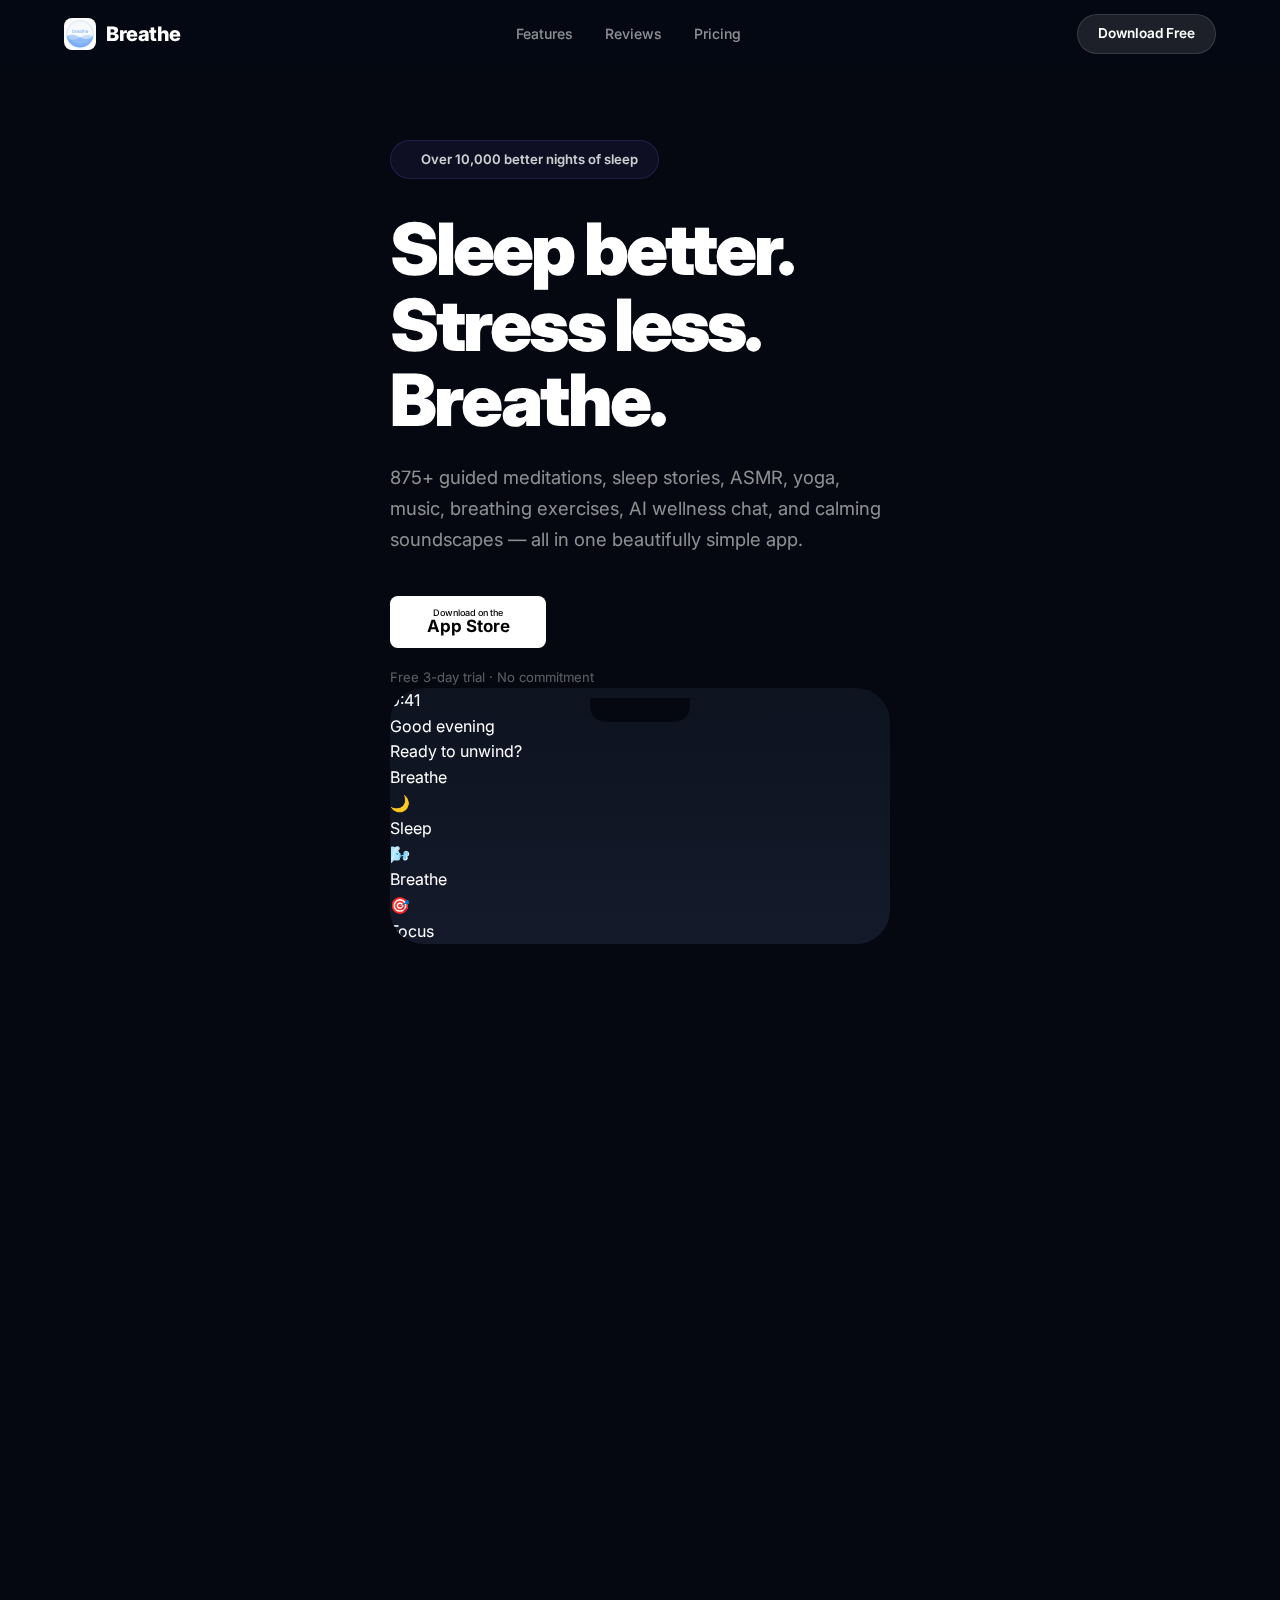
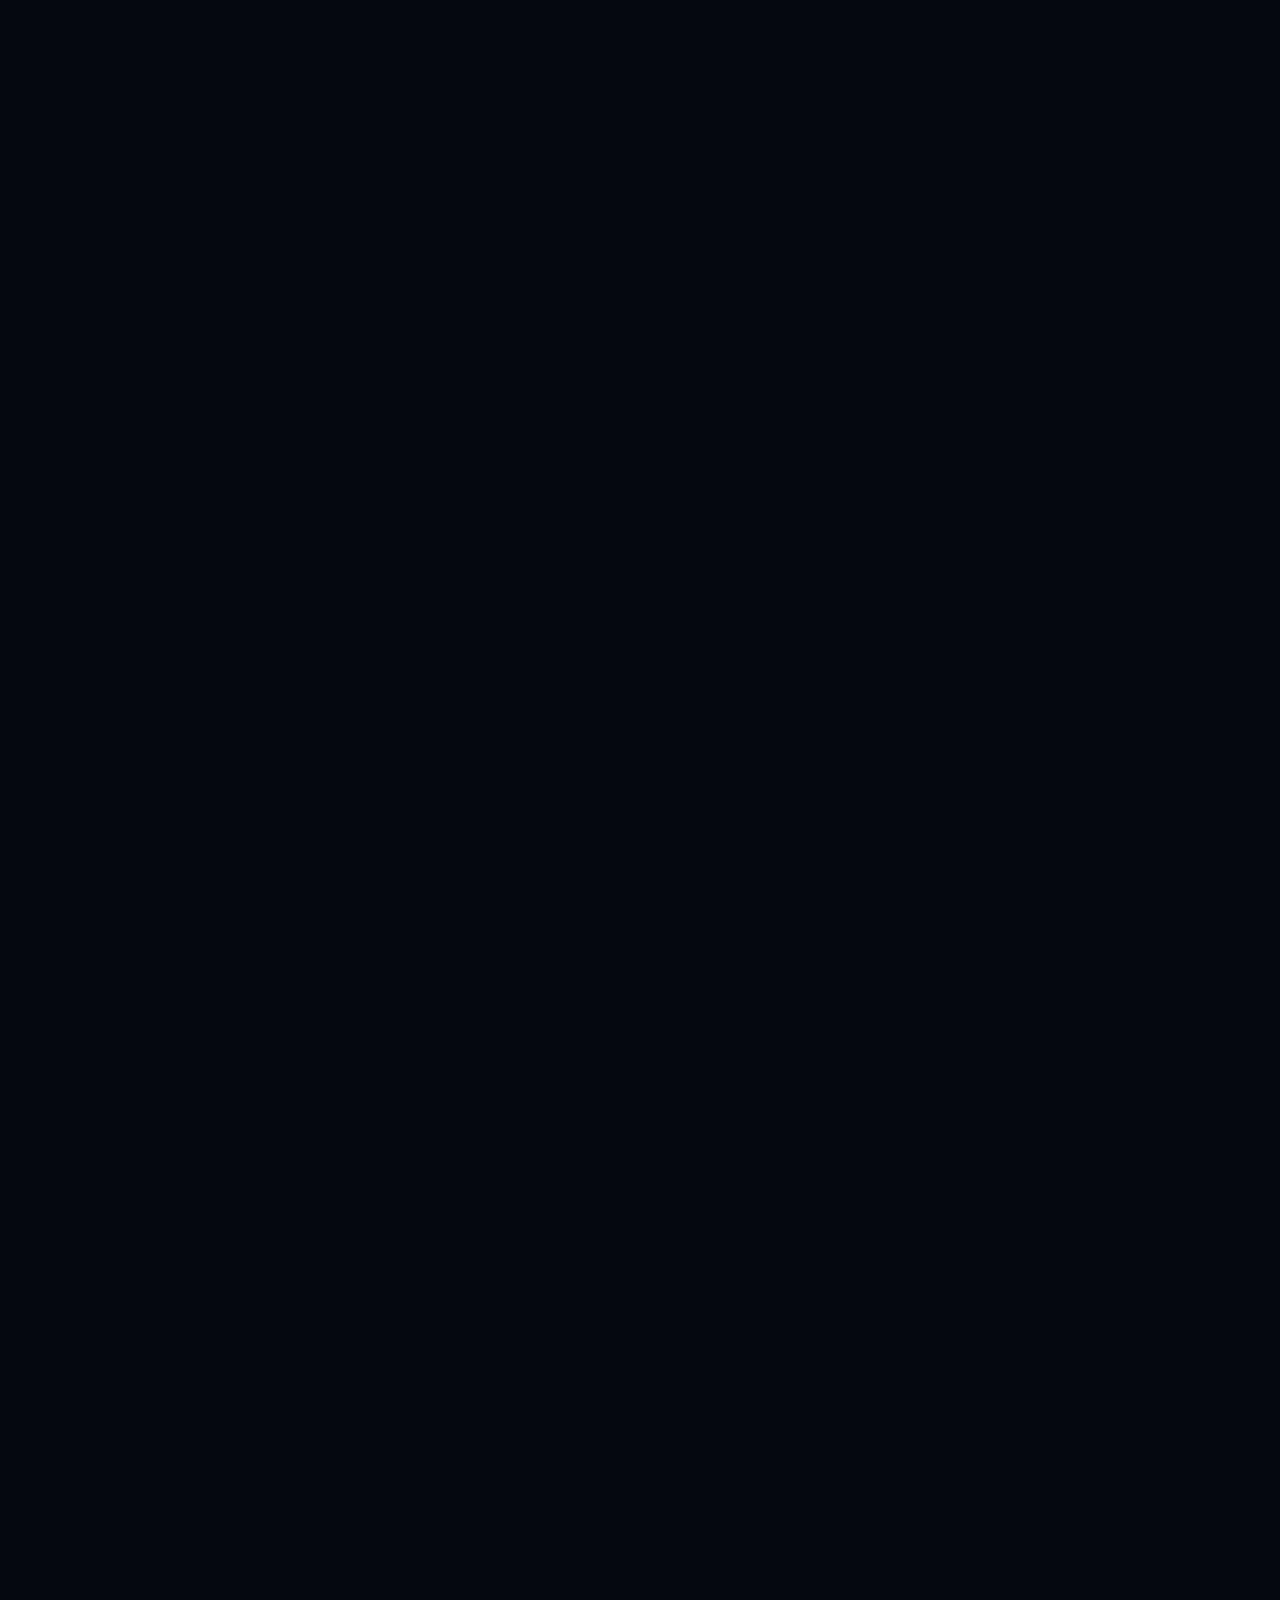
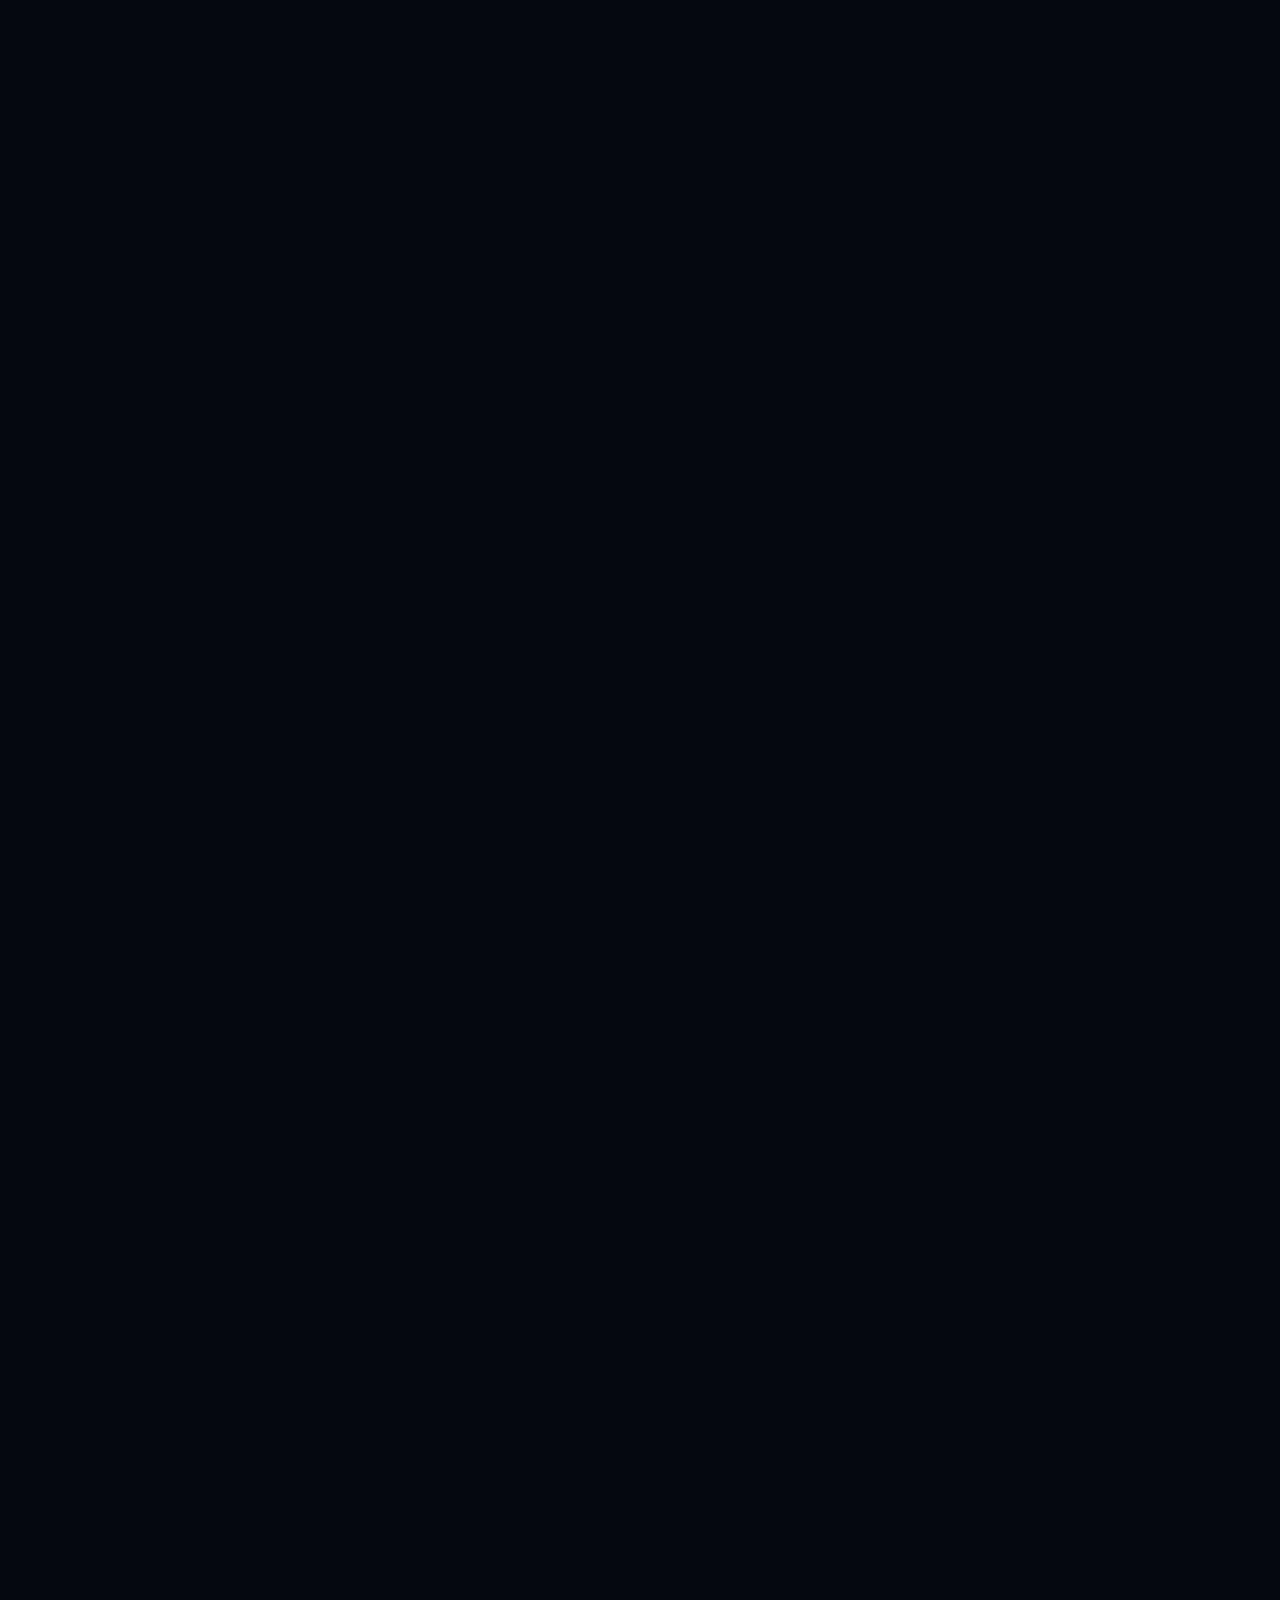
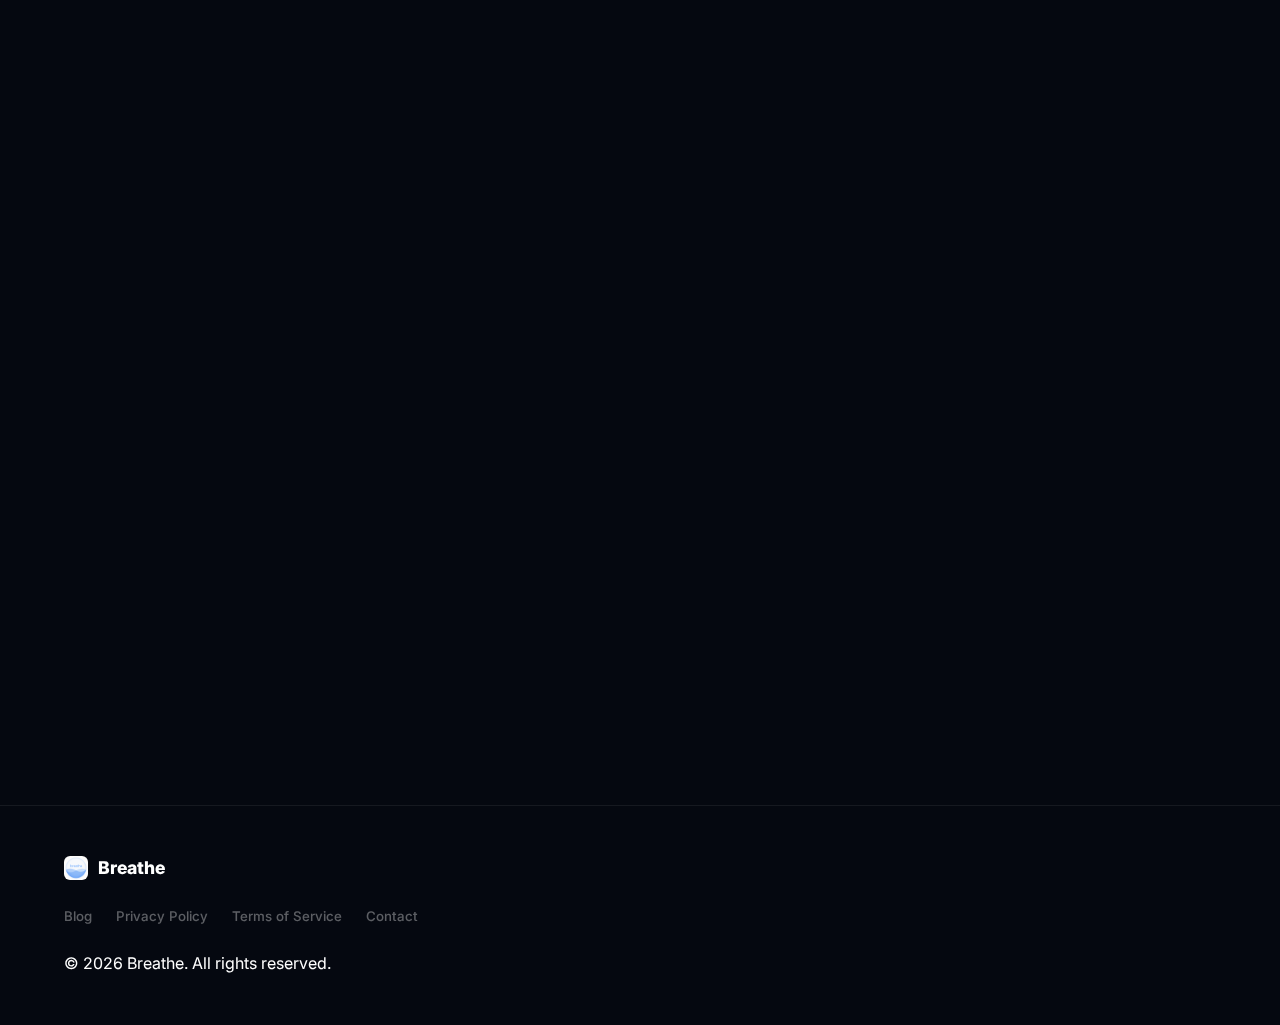
<file: index.html>
<!DOCTYPE html>
<html lang="en">
<head>
    <meta charset="UTF-8">
    <meta name="viewport" content="width=device-width, initial-scale=1.0">
    <title>Breathe — Meditation, Sleep & Focus</title>
    <meta name="description" content="Breathe is the #1 meditation app for sleep, stress relief & focus. 875+ guided meditations, sleep stories, ASMR, yoga, music, AI wellness chat, breathing exercises & more. iPhone, iPad & Apple Watch. Try free.">
    <meta name="keywords" content="meditation app, sleep app, guided meditation, sleep stories, breathing exercises, box breathing, 4-7-8 breathing, Wim Hof breathing, mindfulness, stress relief, anxiety relief, focus timer, Pomodoro, body scan, soundscapes, AI wellness chat, mood tracking, Apple Health meditation, sleep sounds, ASMR, relaxation, calm, mental health, wellness app, iPhone meditation, iPad meditation">
    <meta name="author" content="Breathe">
    <meta name="robots" content="index, follow">
    <link rel="canonical" href="https://meditationandsleepapp.com/">
    <meta property="og:title" content="Breathe — Meditation, Sleep & Focus App">
    <meta property="og:description" content="875+ guided meditations, sleep stories, ASMR, yoga & AI wellness chat. Better sleep, less stress, a calmer mind. Try free.">
    <meta property="og:type" content="website">
    <meta property="og:url" content="https://meditationandsleepapp.com/">
    <meta property="og:image" content="https://meditationandsleepapp.com/icon.png">
    <meta property="og:site_name" content="Breathe">
    <meta name="twitter:card" content="summary_large_image">
    <meta name="twitter:title" content="Breathe — Meditation, Sleep & Focus App">
    <meta name="twitter:description" content="875+ guided meditations, sleep stories, ASMR, yoga & AI wellness chat. Try free.">
    <meta name="twitter:image" content="https://meditationandsleepapp.com/icon.png">
    <meta name="apple-itunes-app" content="app-id=6758229420">
    <link rel="icon" type="image/png" href="icon.png">
    <link rel="apple-touch-icon" href="icon.png">
    <script type="application/ld+json">
    {
        "@context": "https://schema.org",
        "@type": "MobileApplication",
        "name": "Breathe: Meditation, Sleep & Focus",
        "operatingSystem": "iOS, watchOS",
        "applicationCategory": "HealthApplication",
        "offers": {
            "@type": "Offer",
            "price": "0",
            "priceCurrency": "USD",
            "description": "Free 3-day trial, then $49.99/year",
            "availability": "https://schema.org/InStock"
        },
        "aggregateRating": {
            "@type": "AggregateRating",
            "ratingValue": "4.9",
            "ratingCount": "100",
            "bestRating": "5",
            "worstRating": "1"
        },
        "description": "875+ guided meditations, sleep stories, ASMR, yoga, music, AI wellness chat, breathing exercises, soundscape mixer, body scan, focus timer, and mood tracking.",
        "url": "https://meditationandsleepapp.com/",
        "downloadUrl": "https://apps.apple.com/us/app/breathe-meditation-sleep/id6758229420",
        "screenshot": "https://meditationandsleepapp.com/icon.png",
        "softwareVersion": "1.0",
        "author": {
            "@type": "Organization",
            "name": "Breathe",
            "url": "https://meditationandsleepapp.com"
        },
        "featureList": "Guided Meditations, Sleep Stories, ASMR, Yoga, Music, Soundscapes, Mindset Content, AI Wellness Chat, Breathing Exercises, Focus Timer, Body Scan, Mood Tracking, Mood Insights, Apple Health Sync, Siri Shortcuts, Apple Watch Heart Rate, Dynamic Island Live Activities, Home Screen Widgets, AirPlay"
    }
    </script>
    <script type="application/ld+json">
    {
        "@context": "https://schema.org",
        "@type": "Organization",
        "name": "Breathe",
        "url": "https://meditationandsleepapp.com",
        "logo": "https://meditationandsleepapp.com/icon.png",
        "sameAs": [],
        "contactPoint": {
            "@type": "ContactPoint",
            "email": "matsdegerstedt@gmail.com",
            "contactType": "customer support"
        }
    }
    </script>
    <script type="application/ld+json">
    {
        "@context": "https://schema.org",
        "@type": "WebSite",
        "name": "Breathe - Meditation & Sleep App",
        "url": "https://meditationandsleepapp.com",
        "description": "Official website for Breathe, the meditation and sleep app for iPhone, iPad, and Apple Watch.",
        "potentialAction": {
            "@type": "SearchAction",
            "target": "https://meditationandsleepapp.com/?q={search_term_string}",
            "query-input": "required name=search_term_string"
        }
    }
    </script>
    <script type="application/ld+json">
    {
        "@context": "https://schema.org",
        "@type": "FAQPage",
        "mainEntity": [
            {
                "@type": "Question",
                "name": "Is Breathe really free to try?",
                "acceptedAnswer": {
                    "@type": "Answer",
                    "text": "Yes! You get full access to everything for 3 days. If you love it, your annual subscription starts automatically. If not, just cancel before the trial ends."
                }
            },
            {
                "@type": "Question",
                "name": "What makes Breathe different from other meditation apps?",
                "acceptedAnswer": {
                    "@type": "Answer",
                    "text": "Breathe combines 875+ sessions including guided meditations, sleep stories, ASMR, yoga, music, and mindset content, plus an AI wellness chat, 5 breathing techniques, a soundscape mixer, focus timer, body scan, guided programs, mood tracking, and sleep tools — all in one app with a beautiful, ad-free experience."
                }
            },
            {
                "@type": "Question",
                "name": "Does Breathe work with Apple Health?",
                "acceptedAnswer": {
                    "@type": "Answer",
                    "text": "Yes! Breathe syncs your mindful minutes directly to Apple Health, so all your wellness data stays in one place."
                }
            },
            {
                "@type": "Question",
                "name": "Can I cancel my Breathe subscription anytime?",
                "acceptedAnswer": {
                    "@type": "Answer",
                    "text": "Absolutely. Cancel anytime through your App Store settings. No questions asked, no hidden fees."
                }
            },
            {
                "@type": "Question",
                "name": "How long are the meditation sessions?",
                "acceptedAnswer": {
                    "@type": "Answer",
                    "text": "Sessions range from 3 minutes to 3 hours. Quick meditations for a break, or immersive sleep stories for a full night — there's something for every moment."
                }
            },
            {
                "@type": "Question",
                "name": "Does Breathe work on iPad and Apple Watch?",
                "acceptedAnswer": {
                    "@type": "Answer",
                    "text": "Yes — Breathe runs on iPhone, iPad, and Apple Watch. The Watch app detects elevated heart rate and suggests breathing exercises, tracks streaks, and logs mindful minutes. On iPhone, you get Dynamic Island live activities, home screen widgets, and Siri Shortcuts."
                }
            },
            {
                "@type": "Question",
                "name": "What breathing exercises does Breathe include?",
                "acceptedAnswer": {
                    "@type": "Answer",
                    "text": "Breathe includes 5 breathing techniques: Box Breathing for focus, 4-7-8 for sleep, Wim Hof for energy, Alternate Nostril for balance, and Relaxing Breath for stress relief — all with animated visual guides."
                }
            },
            {
                "@type": "Question",
                "name": "Does Breathe have sleep sounds and ASMR?",
                "acceptedAnswer": {
                    "@type": "Answer",
                    "text": "Yes! Breathe includes 116 ambient soundscapes (rain, ocean, fireplace, forest), 133 relaxation music tracks, and 127 ASMR experiences for sleep and relaxation."
                }
            }
        ]
    }
    </script>
    <script type="application/ld+json">
    {
        "@context": "https://schema.org",
        "@type": "Product",
        "name": "Breathe Premium",
        "description": "Premium subscription for Breathe meditation and sleep app with 875+ sessions, AI wellness chat, and all features.",
        "brand": {
            "@type": "Brand",
            "name": "Breathe"
        },
        "offers": {
            "@type": "Offer",
            "price": "49.99",
            "priceCurrency": "USD",
            "priceValidUntil": "2027-12-31",
            "availability": "https://schema.org/InStock",
            "url": "https://apps.apple.com/us/app/breathe-meditation-sleep/id6758229420"
        },
        "review": [
            {
                "@type": "Review",
                "reviewRating": {
                    "@type": "Rating",
                    "ratingValue": "5",
                    "bestRating": "5"
                },
                "author": {
                    "@type": "Person",
                    "name": "Sarah K."
                },
                "reviewBody": "I've tried every sleep app out there. Breathe is the first one that actually works. I'm asleep in minutes now."
            },
            {
                "@type": "Review",
                "reviewRating": {
                    "@type": "Rating",
                    "ratingValue": "5",
                    "bestRating": "5"
                },
                "author": {
                    "@type": "Person",
                    "name": "Marcus T."
                },
                "reviewBody": "The breathing exercises saved me during a panic attack at work. I use the 4-7-8 technique every single day now."
            },
            {
                "@type": "Review",
                "reviewRating": {
                    "@type": "Rating",
                    "ratingValue": "5",
                    "bestRating": "5"
                },
                "author": {
                    "@type": "Person",
                    "name": "Emily R."
                },
                "reviewBody": "Beautiful design, no annoying ads, and the focus timer is perfect for studying. Worth every penny."
            }
        ],
        "aggregateRating": {
            "@type": "AggregateRating",
            "ratingValue": "4.9",
            "reviewCount": "100",
            "bestRating": "5",
            "worstRating": "1"
        }
    }
    </script>
    <link rel="stylesheet" href="style.css">
    <link rel="preconnect" href="https://fonts.googleapis.com">
    <link rel="preconnect" href="https://fonts.gstatic.com" crossorigin>
    <link href="https://fonts.googleapis.com/css2?family=Inter:wght@400;500;600;700;800;900&display=swap" rel="stylesheet">
</head>
<body>

    <!-- NAV -->
    <nav class="nav" role="navigation" aria-label="Main navigation">
        <div class="nav-inner">
            <a href="/" class="nav-logo" aria-label="Breathe - Home"><img src="icon.png" alt="Breathe meditation and sleep app icon" class="nav-icon" width="34" height="34">Breathe</a>
            <div class="nav-links">
                <a href="#features">Features</a>
                <a href="#testimonials">Reviews</a>
                <a href="#pricing">Pricing</a>
            </div>
            <a href="https://apps.apple.com/us/app/breathe-meditation-sleep/id6758229420" class="nav-cta">Download Free</a>
        </div>
    </nav>

    <!-- HERO -->
    <main>
    <section class="hero" id="hero" aria-labelledby="hero-heading">
        <div class="hero-bg">
            <div class="hero-glow hero-glow-1"></div>
            <div class="hero-glow hero-glow-2"></div>
            <div class="hero-particles" id="heroParticles"></div>
        </div>
        <div class="container hero-grid">
            <div class="hero-text">
                <div class="hero-badge reveal">
                    <span class="hero-badge-dot"></span>
                    Over 10,000 better nights of sleep
                </div>
                <h1 class="reveal" id="hero-heading">Sleep better.<br>Stress less.<br><span class="gradient-text">Breathe.</span></h1>
                <p class="hero-sub reveal">875+ guided meditations, sleep stories, ASMR, yoga, music, breathing exercises, AI wellness chat, and calming soundscapes — all in one beautifully simple app.</p>
                <div class="hero-actions reveal">
                    <a href="https://apps.apple.com/us/app/breathe-meditation-sleep/id6758229420" class="app-store-btn" aria-label="Download on the App Store">
                        <svg viewBox="0 0 120 40" width="156" height="52">
                            <rect width="120" height="40" rx="6" fill="#fff"/>
                            <text x="60" y="15" text-anchor="middle" fill="#000" font-size="7" font-family="Inter,sans-serif" font-weight="500">Download on the</text>
                            <text x="60" y="28" text-anchor="middle" fill="#000" font-size="13" font-family="Inter,sans-serif" font-weight="700">App Store</text>
                        </svg>
                    </a>
                    <p class="hero-note">Free 3-day trial · No commitment</p>
                </div>
            </div>
            <div class="hero-phone">
                <div class="phone-mockup">
                    <div class="phone-notch"></div>
                    <div class="phone-screen">
                        <div class="phone-app">
                            <div class="phone-app-header">
                                <span class="phone-app-time">9:41</span>
                            </div>
                            <div class="phone-app-greeting">Good evening</div>
                            <div class="phone-app-title">Ready to unwind?</div>
                            <div class="phone-orb-container">
                                <div class="phone-orb">
                                    <div class="phone-orb-ring"></div>
                                    <div class="phone-orb-ring phone-orb-ring-2"></div>
                                    <div class="phone-orb-text">Breathe</div>
                                </div>
                            </div>
                            <div class="phone-app-cards">
                                <div class="phone-card">
                                    <div class="phone-card-icon">🌙</div>
                                    <div class="phone-card-label">Sleep</div>
                                </div>
                                <div class="phone-card">
                                    <div class="phone-card-icon">🌬️</div>
                                    <div class="phone-card-label">Breathe</div>
                                </div>
                                <div class="phone-card">
                                    <div class="phone-card-icon">🎯</div>
                                    <div class="phone-card-label">Focus</div>
                                </div>
                            </div>
                        </div>
                    </div>
                </div>
                <div class="phone-shadow"></div>
            </div>
        </div>
    </section>

    <!-- SOCIAL PROOF BAR -->
    <section class="proof">
        <div class="container proof-inner">
            <div class="proof-item reveal">
                <strong><span class="counter" data-target="4.9">0</span> ★</strong>
                <span>App Store Rating</span>
            </div>
            <div class="proof-divider"></div>
            <div class="proof-item reveal">
                <strong><span class="counter" data-target="875" data-suffix="+">0</span></strong>
                <span>Sessions & Sounds</span>
            </div>
            <div class="proof-divider"></div>
            <div class="proof-item reveal">
                <strong><span class="counter" data-target="7">0</span></strong>
                <span>Content Categories</span>
            </div>
            <div class="proof-divider"></div>
            <div class="proof-item reveal">
                <strong>100%</strong>
                <span>Ad-Free</span>
            </div>
        </div>
    </section>

    <!-- FEATURES -->
    <section class="features" id="features" aria-labelledby="features-heading">
        <div class="container">
            <h2 class="section-title reveal" id="features-heading">Everything you need to <span class="gradient-text">feel better</span></h2>
            <p class="section-sub reveal">875+ sessions across 7 categories, plus powerful wellness tools.</p>
            <div class="features-grid">

                <div class="feature-card reveal">
                    <div class="feature-icon-wrap">
                        <svg width="28" height="28" viewBox="0 0 24 24" fill="none" stroke="url(#grad1)" stroke-width="1.5" stroke-linecap="round" stroke-linejoin="round"><defs><linearGradient id="grad1" x1="0" y1="0" x2="24" y2="24" gradientUnits="userSpaceOnUse"><stop stop-color="#6C63FF"/><stop offset="1" stop-color="#00D2FF"/></linearGradient></defs><path d="M21 12.79A9 9 0 1111.21 3 7 7 0 0021 12.79z"/></svg>
                    </div>
                    <h3>Sleep Stories & Meditations</h3>
                    <p>130+ guided meditations and 129 immersive sleep stories (up to 3 hours) with calming soundscapes to quiet racing thoughts and drift off faster.</p>
                </div>

                <div class="feature-card reveal">
                    <div class="feature-icon-wrap">
                        <svg width="28" height="28" viewBox="0 0 24 24" fill="none" stroke="url(#grad1)" stroke-width="1.5" stroke-linecap="round" stroke-linejoin="round"><path d="M12 22c5.523 0 10-4.477 10-10S17.523 2 12 2 2 6.477 2 12s4.477 10 10 10z"/><path d="M8 12s1.5 2 4 2 4-2 4-2"/><path d="M12 2a15.3 15.3 0 014 10 15.3 15.3 0 01-4 10 15.3 15.3 0 01-4-10 15.3 15.3 0 014-10z"/></svg>
                    </div>
                    <h3>Breathing Exercises</h3>
                    <p>Five techniques including Box Breathing, 4-7-8 Sleep, Wim Hof, and Alternate Nostril — with animated visual guides.</p>
                </div>

                <div class="feature-card reveal">
                    <div class="feature-icon-wrap">
                        <svg width="28" height="28" viewBox="0 0 24 24" fill="none" stroke="url(#grad1)" stroke-width="1.5" stroke-linecap="round" stroke-linejoin="round"><path d="M21 15a2 2 0 01-2 2H7l-4 4V5a2 2 0 012-2h14a2 2 0 012 2z"/></svg>
                    </div>
                    <h3>AI Wellness Chat</h3>
                    <p>A personal AI wellness companion that adapts to your mood, offers guidance, and recommends content — available anytime.</p>
                </div>

                <div class="feature-card reveal">
                    <div class="feature-icon-wrap">
                        <svg width="28" height="28" viewBox="0 0 24 24" fill="none" stroke="url(#grad1)" stroke-width="1.5" stroke-linecap="round" stroke-linejoin="round"><circle cx="12" cy="12" r="10"/><polyline points="12 6 12 12 16 14"/></svg>
                    </div>
                    <h3>Focus Timer</h3>
                    <p>Pomodoro-style deep work sessions with customizable intervals, ambient sounds, and automatic break transitions.</p>
                </div>

                <div class="feature-card reveal">
                    <div class="feature-icon-wrap">
                        <svg width="28" height="28" viewBox="0 0 24 24" fill="none" stroke="url(#grad1)" stroke-width="1.5" stroke-linecap="round" stroke-linejoin="round"><path d="M9 18V5l12-2v13"/><circle cx="6" cy="18" r="3"/><circle cx="18" cy="16" r="3"/></svg>
                    </div>
                    <h3>Music & Soundscapes</h3>
                    <p>133 relaxation tracks plus 116 ambient soundscapes. Blend up to 3 sounds — rain, ocean, fireplace — with independent volume controls.</p>
                </div>

                <div class="feature-card reveal">
                    <div class="feature-icon-wrap">
                        <svg width="28" height="28" viewBox="0 0 24 24" fill="none" stroke="url(#grad1)" stroke-width="1.5" stroke-linecap="round" stroke-linejoin="round"><path d="M18 8h1a4 4 0 010 8h-1"/><path d="M2 8h16v9a4 4 0 01-4 4H6a4 4 0 01-4-4V8z"/><line x1="6" y1="1" x2="6" y2="4"/><line x1="10" y1="1" x2="10" y2="4"/><line x1="14" y1="1" x2="14" y2="4"/></svg>
                    </div>
                    <h3>ASMR</h3>
                    <p>127 ASMR experiences featuring triggers, personal attention, and roleplay content for deep relaxation and tingles.</p>
                </div>

                <div class="feature-card reveal">
                    <div class="feature-icon-wrap">
                        <svg width="28" height="28" viewBox="0 0 24 24" fill="none" stroke="url(#grad1)" stroke-width="1.5" stroke-linecap="round" stroke-linejoin="round"><circle cx="12" cy="5" r="3"/><path d="M12 22V8"/><path d="M5 12H2a10 10 0 0020 0h-3"/></svg>
                    </div>
                    <h3>Yoga & Movement</h3>
                    <p>122 yoga flows, stretches, and pilates sessions from 5-40 minutes. Beginner to advanced with skill progression.</p>
                </div>

                <div class="feature-card reveal">
                    <div class="feature-icon-wrap">
                        <svg width="28" height="28" viewBox="0 0 24 24" fill="none" stroke="url(#grad1)" stroke-width="1.5" stroke-linecap="round" stroke-linejoin="round"><path d="M12 2L2 7l10 5 10-5-10-5z"/><path d="M2 17l10 5 10-5"/><path d="M2 12l10 5 10-5"/></svg>
                    </div>
                    <h3>Mindset & Motivation</h3>
                    <p>136 affirmations, visualizations, and motivational sessions to build confidence, clarity, and a positive mindset.</p>
                </div>

                <div class="feature-card reveal">
                    <div class="feature-icon-wrap">
                        <svg width="28" height="28" viewBox="0 0 24 24" fill="none" stroke="url(#grad1)" stroke-width="1.5" stroke-linecap="round" stroke-linejoin="round"><path d="M4 19.5A2.5 2.5 0 016.5 17H20"/><path d="M6.5 2H20v20H6.5A2.5 2.5 0 014 19.5v-15A2.5 2.5 0 016.5 2z"/></svg>
                    </div>
                    <h3>Guided Programs</h3>
                    <p>Five multi-day programs for building habits, conquering anxiety, improving sleep, self-love, and peak focus.</p>
                </div>

                <div class="feature-card reveal">
                    <div class="feature-icon-wrap">
                        <svg width="28" height="28" viewBox="0 0 24 24" fill="none" stroke="url(#grad1)" stroke-width="1.5" stroke-linecap="round" stroke-linejoin="round"><path d="M20.84 4.61a5.5 5.5 0 00-7.78 0L12 5.67l-1.06-1.06a5.5 5.5 0 00-7.78 7.78l1.06 1.06L12 21.23l7.78-7.78 1.06-1.06a5.5 5.5 0 000-7.78z"/></svg>
                    </div>
                    <h3>Wellness Tracking & Mood Insights</h3>
                    <p>Pre- and post-session mood check-ins with 9 moods, mood trend charts, streak tracking, Apple Health sync, body scan, sleep alarm, and morning check-in.</p>
                </div>

                <div class="feature-card reveal">
                    <div class="feature-icon-wrap">
                        <svg width="28" height="28" viewBox="0 0 24 24" fill="none" stroke="url(#grad1)" stroke-width="1.5" stroke-linecap="round" stroke-linejoin="round"><circle cx="13.5" cy="6.5" r="2.5"/><path d="M17 2H7a5 5 0 00-5 5v10a5 5 0 005 5h10a5 5 0 005-5V7a5 5 0 00-5-5z"/><path d="M2 12h4l3 8 4-16 3 8h6"/></svg>
                    </div>
                    <h3>Everywhere You Are</h3>
                    <p>Apple Watch with heart rate detection, Dynamic Island live activities, home screen widgets, Siri Shortcuts, AirPlay, six themes, and animated backgrounds.</p>
                </div>

            </div>
        </div>
    </section>

    <!-- HOW IT WORKS -->
    <section class="how" id="how">
        <div class="container">
            <h2 class="section-title reveal">Start feeling better in <span class="gradient-text">3 steps</span></h2>
            <div class="steps">
                <div class="step reveal">
                    <div class="step-num">1</div>
                    <h3>Download</h3>
                    <p>Get Breathe free on the App Store. Your 3-day trial starts immediately.</p>
                </div>
                <div class="step-line"></div>
                <div class="step reveal">
                    <div class="step-num">2</div>
                    <h3>Pick a session</h3>
                    <p>Choose from 875+ sleep stories, meditations, ASMR, yoga, music, breathing exercises, AI chat, soundscapes, or guided programs.</p>
                </div>
                <div class="step-line"></div>
                <div class="step reveal">
                    <div class="step-num">3</div>
                    <h3>Feel the difference</h3>
                    <p>Just a few minutes a day. Better sleep, less stress, and a calmer mind — starting tonight.</p>
                </div>
            </div>
        </div>
    </section>

    <!-- TESTIMONIALS -->
    <section class="testimonials" id="testimonials" aria-labelledby="testimonials-heading">
        <div class="container">
            <h2 class="section-title reveal" id="testimonials-heading">Loved by people who <span class="gradient-text">couldn't sleep</span></h2>
            <div class="testimonials-grid">
                <div class="testimonial reveal">
                    <div class="stars">★★★★★</div>
                    <p>"I've tried every sleep app out there. Breathe is the first one that actually works. I'm asleep in minutes now."</p>
                    <div class="testimonial-footer">
                        <div class="testimonial-avatar">S</div>
                        <div>
                            <span class="testimonial-author">Sarah K.</span>
                            <span class="testimonial-role">Verified User</span>
                        </div>
                    </div>
                </div>
                <div class="testimonial reveal">
                    <div class="stars">★★★★★</div>
                    <p>"The breathing exercises saved me during a panic attack at work. I use the 4-7-8 technique every single day now."</p>
                    <div class="testimonial-footer">
                        <div class="testimonial-avatar">M</div>
                        <div>
                            <span class="testimonial-author">Marcus T.</span>
                            <span class="testimonial-role">Verified User</span>
                        </div>
                    </div>
                </div>
                <div class="testimonial reveal">
                    <div class="stars">★★★★★</div>
                    <p>"Beautiful design, no annoying ads, and the focus timer is perfect for studying. Worth every penny."</p>
                    <div class="testimonial-footer">
                        <div class="testimonial-avatar">E</div>
                        <div>
                            <span class="testimonial-author">Emily R.</span>
                            <span class="testimonial-role">Verified User</span>
                        </div>
                    </div>
                </div>
            </div>
        </div>
    </section>

    <!-- PRICING -->
    <section class="pricing" id="pricing" aria-labelledby="pricing-heading">
        <div class="container">
            <h2 class="section-title reveal" id="pricing-heading">Start free. <span class="gradient-text">Stay calm.</span></h2>
            <p class="section-sub reveal">Try everything free for 3 days. Then just $0.96/week.</p>
            <div class="pricing-card reveal">
                <div class="pricing-badge">Best Value</div>
                <div class="pricing-name">Breathe Premium</div>
                <div class="pricing-price">
                    <span class="price-amount">$49.99</span>
                    <span class="price-period">/year</span>
                </div>
                <div class="pricing-breakdown">That's just $0.96/week — less than a coffee</div>
                <ul class="pricing-features">
                    <li><span class="check">✓</span> 875+ meditations, sleep stories, ASMR, yoga & more</li>
                    <li><span class="check">✓</span> Unlimited AI wellness chat</li>
                    <li><span class="check">✓</span> All 5 breathing techniques</li>
                    <li><span class="check">✓</span> Soundscape mixer with 8 ambient sounds</li>
                    <li><span class="check">✓</span> Focus timer & 5 guided programs</li>
                    <li><span class="check">✓</span> Body scan, sleep alarm & sleep timer</li>
                    <li><span class="check">✓</span> Mood insights, mood tracking & Apple Health sync</li>
                    <li><span class="check">✓</span> Dynamic Island, home screen widgets & live activities</li>
                    <li><span class="check">✓</span> Apple Watch with heart rate, Siri & AirPlay</li>
                    <li><span class="check">✓</span> No ads, ever</li>
                </ul>
                <a href="https://apps.apple.com/us/app/breathe-meditation-sleep/id6758229420" class="cta-btn">Start Free Trial</a>
                <p class="pricing-note">3 days free · Cancel anytime · No commitment</p>
            </div>
        </div>
    </section>

    <!-- FAQ -->
    <section class="faq" id="faq" aria-labelledby="faq-heading">
        <div class="container">
            <h2 class="section-title reveal" id="faq-heading">Questions? <span class="gradient-text">We've got answers.</span></h2>
            <div class="faq-list">
                <div class="faq-item reveal">
                    <button class="faq-q">Is Breathe really free to try?</button>
                    <div class="faq-a"><p>Yes! You get full access to everything for 3 days — no credit card tricks, no limited features. If you love it, your annual subscription starts automatically. If not, just cancel before the trial ends.</p></div>
                </div>
                <div class="faq-item reveal">
                    <button class="faq-q">What makes Breathe different from other meditation apps?</button>
                    <div class="faq-a"><p>Breathe combines 875+ sessions across 7 categories — meditations, sleep stories, ASMR, yoga, music, soundscapes, and mindset content — plus an AI wellness chat, 5 breathing techniques, a soundscape mixer, focus timer, body scan, guided programs, mood tracking, and sleep tools — all in one app with a beautiful, ad-free experience.</p></div>
                </div>
                <div class="faq-item reveal">
                    <button class="faq-q">How long are the sessions?</button>
                    <div class="faq-a"><p>Sessions range from 3 minutes to 3 hours. Quick meditations for a break, or immersive sleep stories for a full night — there's something for every moment.</p></div>
                </div>
                <div class="faq-item reveal">
                    <button class="faq-q">Does it work with Apple Health?</button>
                    <div class="faq-a"><p>Yes! Breathe syncs your mindful minutes directly to Apple Health, so all your wellness data stays in one place.</p></div>
                </div>
                <div class="faq-item reveal">
                    <button class="faq-q">Can I cancel anytime?</button>
                    <div class="faq-a"><p>Absolutely. Cancel anytime through your App Store settings. No questions asked, no hidden fees.</p></div>
                </div>
                <div class="faq-item reveal">
                    <button class="faq-q">Does it work on iPad and Apple Watch?</button>
                    <div class="faq-a"><p>Yes — Breathe runs on iPhone, iPad, and Apple Watch. The Watch app detects elevated heart rate and suggests breathing exercises, tracks streaks, and logs mindful minutes. On iPhone, you get Dynamic Island live activities, home screen widgets, and Siri Shortcuts.</p></div>
                </div>
            </div>
        </div>
    </section>

    <!-- FINAL CTA -->
    </main>
    <section class="final-cta" id="download" aria-labelledby="cta-heading">
        <div class="container">
            <div class="final-cta-inner reveal">
                <div class="final-cta-glow"></div>
                <h2 id="cta-heading">Tonight could be the night you <span class="gradient-text">finally sleep.</span></h2>
                <p>Download Breathe free and start your 3-day trial now.</p>
                <a href="https://apps.apple.com/us/app/breathe-meditation-sleep/id6758229420" class="cta-btn cta-btn-lg">Download Free on the App Store</a>
            </div>
        </div>
    </section>

    <!-- FOOTER -->
    <footer class="footer">
        <div class="container footer-inner">
            <div class="footer-brand"><img src="icon.png" alt="Breathe meditation and sleep app" class="footer-icon" width="24" height="24">Breathe</div>
            <div class="footer-links">
                <a href="blog/">Blog</a>
                <a href="privacy.html">Privacy Policy</a>
                <a href="terms.html">Terms of Service</a>
                <a href="mailto:matsdegerstedt@gmail.com">Contact</a>
            </div>
            <p class="footer-copy">&copy; 2026 Breathe. All rights reserved.</p>
        </div>
    </footer>

    <script src="script.js"></script>
</body>
</html>
</file>
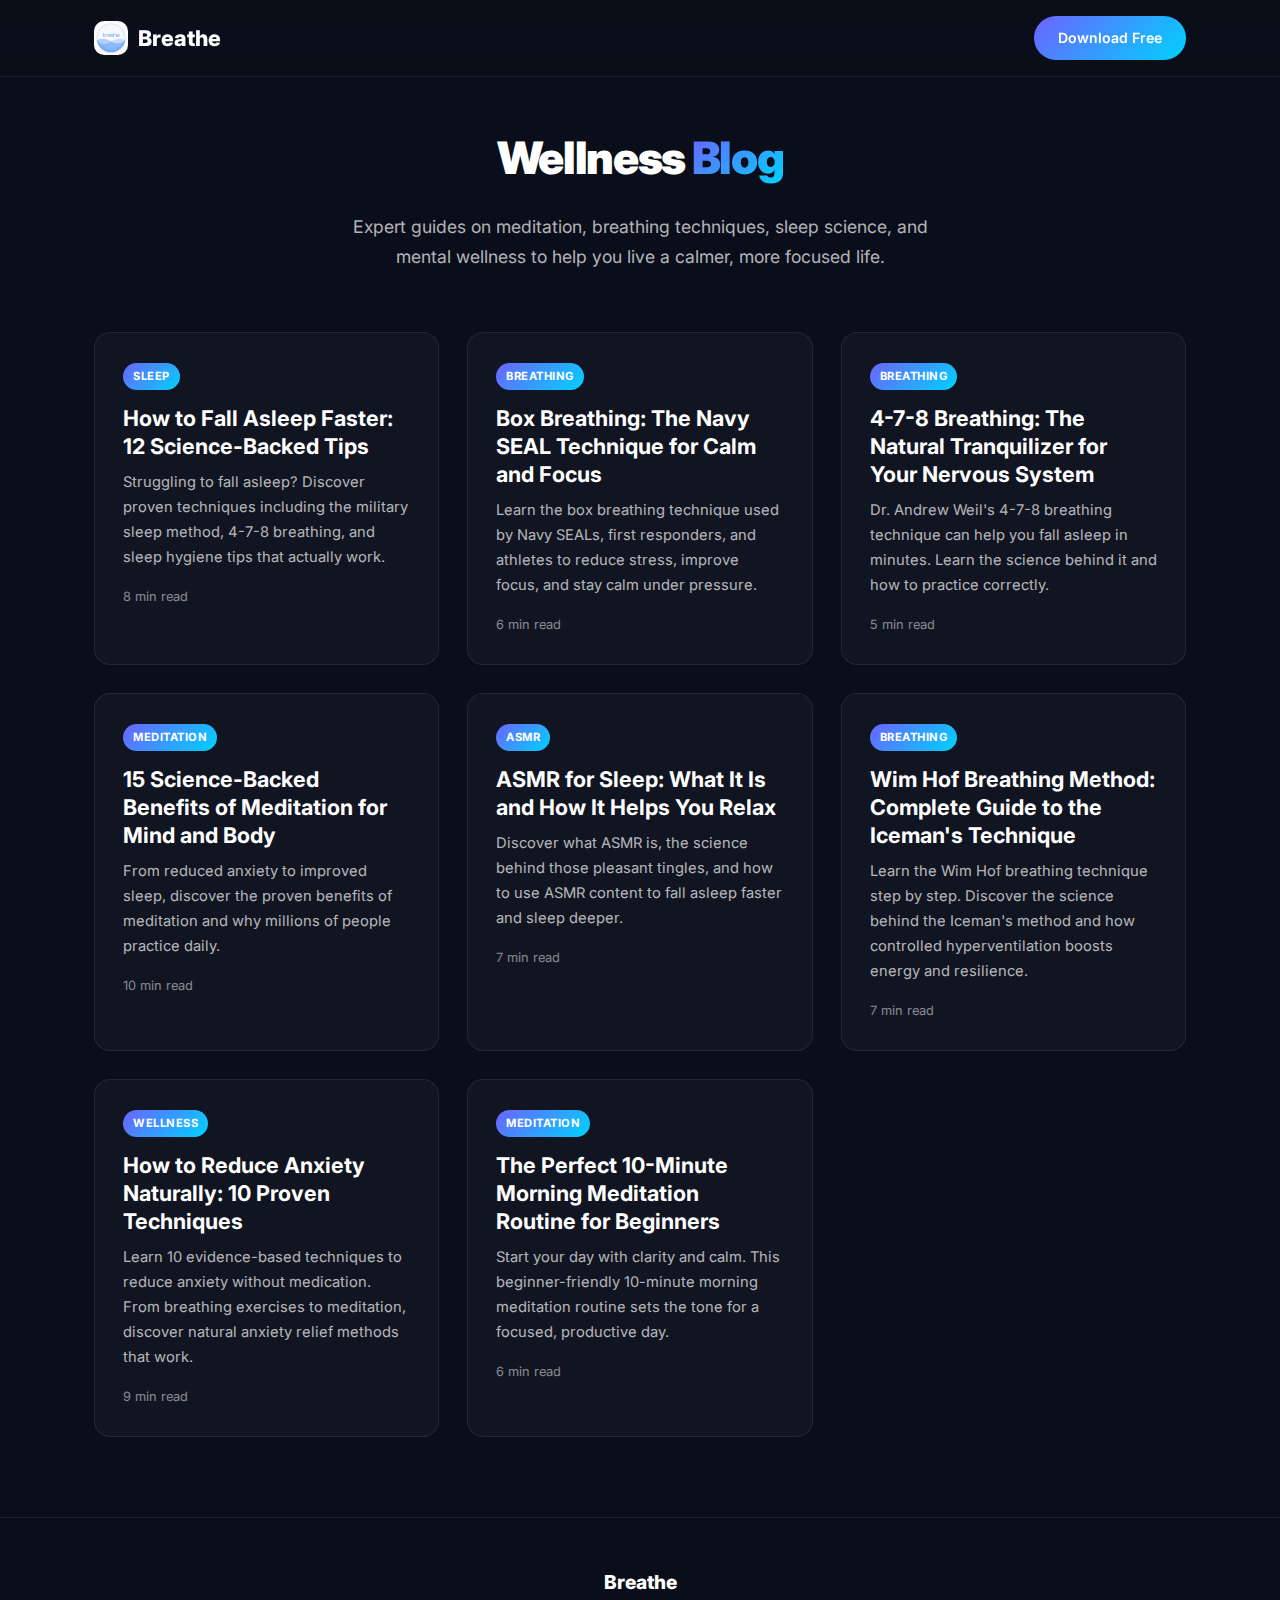
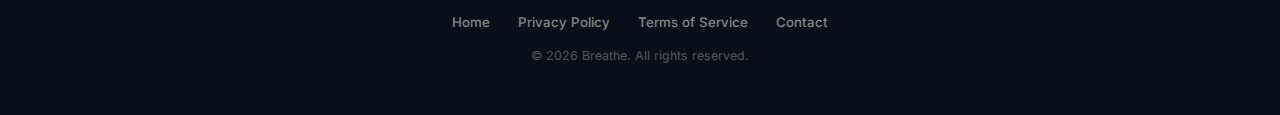
<file: blog/index.html>
<!DOCTYPE html>
<html lang="en">
<head>
    <meta charset="UTF-8">
    <meta name="viewport" content="width=device-width, initial-scale=1.0">
    <title>Wellness Blog — Breathe Meditation & Sleep App</title>
    <meta name="description" content="Expert guides on meditation, sleep, breathing exercises, ASMR, and mental wellness. Learn techniques to sleep better, reduce stress, and improve focus.">
    <meta name="robots" content="index, follow">
    <link rel="canonical" href="https://meditationandsleepapp.com/blog/">
    <meta property="og:title" content="Wellness Blog — Breathe App">
    <meta property="og:description" content="Expert guides on meditation, sleep, breathing exercises, and mental wellness.">
    <meta property="og:type" content="website">
    <meta property="og:url" content="https://meditationandsleepapp.com/blog/">
    <meta property="og:image" content="https://meditationandsleepapp.com/icon.png">
    <link rel="icon" type="image/png" href="../icon.png">
    <link rel="apple-touch-icon" href="../icon.png">
    <link rel="preconnect" href="https://fonts.googleapis.com">
    <link rel="preconnect" href="https://fonts.gstatic.com" crossorigin>
    <link href="https://fonts.googleapis.com/css2?family=Inter:wght@400;500;600;700;800;900&display=swap" rel="stylesheet">
    <style>
        *, *::before, *::after { margin: 0; padding: 0; box-sizing: border-box; }
        :root {
            --navy: #0a0e1a;
            --white: #fff;
            --white-70: rgba(255,255,255,0.7);
            --white-50: rgba(255,255,255,0.5);
            --white-10: rgba(255,255,255,0.08);
            --accent: #6C63FF;
            --accent2: #00D2FF;
            --gradient: linear-gradient(135deg, #6C63FF, #00D2FF);
        }
        html { scroll-behavior: smooth; }
        body {
            font-family: 'Inter', -apple-system, BlinkMacSystemFont, sans-serif;
            background: var(--navy);
            color: var(--white-70);
            line-height: 1.7;
            -webkit-font-smoothing: antialiased;
        }
        .nav {
            position: fixed;
            top: 0; left: 0; right: 0;
            z-index: 100;
            background: rgba(10,14,26,0.85);
            backdrop-filter: blur(24px);
            -webkit-backdrop-filter: blur(24px);
            border-bottom: 1px solid var(--white-10);
        }
        .nav-inner {
            max-width: 1140px;
            margin: 0 auto;
            padding: 16px 24px;
            display: flex;
            justify-content: space-between;
            align-items: center;
        }
        .nav-logo {
            font-size: 1.35rem;
            font-weight: 800;
            color: var(--white);
            text-decoration: none;
            display: flex;
            align-items: center;
            gap: 10px;
        }
        .nav-icon { width: 34px; height: 34px; border-radius: 10px; }
        .nav-cta {
            background: var(--gradient);
            color: var(--white);
            text-decoration: none;
            padding: 10px 24px;
            border-radius: 50px;
            font-weight: 600;
            font-size: 0.88rem;
            transition: transform 0.2s, box-shadow 0.2s;
        }
        .nav-cta:hover { transform: scale(1.05); box-shadow: 0 4px 20px rgba(108,99,255,0.4); }

        .container {
            max-width: 1140px;
            margin: 0 auto;
            padding: 120px 24px 80px;
        }
        h1 {
            color: var(--white);
            font-size: 2.8rem;
            font-weight: 900;
            letter-spacing: -0.03em;
            margin-bottom: 16px;
            text-align: center;
        }
        .gradient-text {
            background: var(--gradient);
            -webkit-background-clip: text;
            -webkit-text-fill-color: transparent;
            background-clip: text;
        }
        .blog-intro {
            text-align: center;
            max-width: 600px;
            margin: 0 auto 60px;
            font-size: 1.1rem;
        }
        .blog-grid {
            display: grid;
            grid-template-columns: repeat(auto-fill, minmax(340px, 1fr));
            gap: 28px;
        }
        .blog-card {
            background: rgba(255,255,255,0.03);
            border: 1px solid var(--white-10);
            border-radius: 16px;
            padding: 28px;
            transition: transform 0.2s, border-color 0.2s;
        }
        .blog-card:hover {
            transform: translateY(-4px);
            border-color: rgba(108,99,255,0.4);
        }
        .blog-card-tag {
            display: inline-block;
            background: var(--gradient);
            color: var(--white);
            font-size: 0.7rem;
            font-weight: 700;
            text-transform: uppercase;
            letter-spacing: 0.5px;
            padding: 4px 10px;
            border-radius: 20px;
            margin-bottom: 14px;
        }
        .blog-card h2 {
            color: var(--white);
            font-size: 1.35rem;
            font-weight: 700;
            margin-bottom: 10px;
            line-height: 1.3;
        }
        .blog-card h2 a {
            color: inherit;
            text-decoration: none;
        }
        .blog-card h2 a:hover {
            color: var(--accent2);
        }
        .blog-card p {
            font-size: 0.92rem;
            margin-bottom: 16px;
            color: var(--white-70);
        }
        .blog-card-meta {
            font-size: 0.8rem;
            color: var(--white-50);
        }
        .read-more {
            color: var(--accent2);
            text-decoration: none;
            font-weight: 600;
            font-size: 0.88rem;
        }
        .read-more:hover { text-decoration: underline; }

        .footer {
            padding: 48px 0;
            border-top: 1px solid var(--white-10);
            text-align: center;
        }
        .footer-inner {
            max-width: 1140px;
            margin: 0 auto;
            padding: 0 24px;
        }
        .footer-brand { font-size: 1.2rem; font-weight: 800; color: var(--white); margin-bottom: 12px; }
        .footer-links { display: flex; justify-content: center; gap: 28px; margin-bottom: 12px; flex-wrap: wrap; }
        .footer-links a { color: var(--white-50); font-size: 0.83rem; font-weight: 500; text-decoration: none; }
        .footer-links a:hover { color: var(--white); }
        .footer-copy { font-size: 0.78rem; color: rgba(255,255,255,0.3); }

        @media (max-width: 480px) {
            h1 { font-size: 2rem; }
            .container { padding: 100px 16px 60px; }
            .blog-grid { grid-template-columns: 1fr; }
        }
    </style>
</head>
<body>

<nav class="nav">
    <div class="nav-inner">
        <a href="../index.html" class="nav-logo"><img src="../icon.png" alt="Breathe" class="nav-icon">Breathe</a>
        <a href="https://apps.apple.com/us/app/breathe-meditation-sleep/id6758229420" class="nav-cta">Download Free</a>
    </div>
</nav>

<div class="container">
    <h1>Wellness <span class="gradient-text">Blog</span></h1>
    <p class="blog-intro">Expert guides on meditation, breathing techniques, sleep science, and mental wellness to help you live a calmer, more focused life.</p>

    <div class="blog-grid">
        <article class="blog-card">
            <span class="blog-card-tag">Sleep</span>
            <h2><a href="how-to-fall-asleep-faster.html">How to Fall Asleep Faster: 12 Science-Backed Tips</a></h2>
            <p>Struggling to fall asleep? Discover proven techniques including the military sleep method, 4-7-8 breathing, and sleep hygiene tips that actually work.</p>
            <div class="blog-card-meta">8 min read</div>
        </article>

        <article class="blog-card">
            <span class="blog-card-tag">Breathing</span>
            <h2><a href="box-breathing-guide.html">Box Breathing: The Navy SEAL Technique for Calm and Focus</a></h2>
            <p>Learn the box breathing technique used by Navy SEALs, first responders, and athletes to reduce stress, improve focus, and stay calm under pressure.</p>
            <div class="blog-card-meta">6 min read</div>
        </article>

        <article class="blog-card">
            <span class="blog-card-tag">Breathing</span>
            <h2><a href="4-7-8-breathing-technique.html">4-7-8 Breathing: The Natural Tranquilizer for Your Nervous System</a></h2>
            <p>Dr. Andrew Weil's 4-7-8 breathing technique can help you fall asleep in minutes. Learn the science behind it and how to practice correctly.</p>
            <div class="blog-card-meta">5 min read</div>
        </article>

        <article class="blog-card">
            <span class="blog-card-tag">Meditation</span>
            <h2><a href="benefits-of-meditation.html">15 Science-Backed Benefits of Meditation for Mind and Body</a></h2>
            <p>From reduced anxiety to improved sleep, discover the proven benefits of meditation and why millions of people practice daily.</p>
            <div class="blog-card-meta">10 min read</div>
        </article>

        <article class="blog-card">
            <span class="blog-card-tag">ASMR</span>
            <h2><a href="asmr-for-sleep.html">ASMR for Sleep: What It Is and How It Helps You Relax</a></h2>
            <p>Discover what ASMR is, the science behind those pleasant tingles, and how to use ASMR content to fall asleep faster and sleep deeper.</p>
            <div class="blog-card-meta">7 min read</div>
        </article>

        <article class="blog-card">
            <span class="blog-card-tag">Breathing</span>
            <h2><a href="wim-hof-breathing.html">Wim Hof Breathing Method: Complete Guide to the Iceman's Technique</a></h2>
            <p>Learn the Wim Hof breathing technique step by step. Discover the science behind the Iceman's method and how controlled hyperventilation boosts energy and resilience.</p>
            <div class="blog-card-meta">7 min read</div>
        </article>

        <article class="blog-card">
            <span class="blog-card-tag">Wellness</span>
            <h2><a href="reduce-anxiety-naturally.html">How to Reduce Anxiety Naturally: 10 Proven Techniques</a></h2>
            <p>Learn 10 evidence-based techniques to reduce anxiety without medication. From breathing exercises to meditation, discover natural anxiety relief methods that work.</p>
            <div class="blog-card-meta">9 min read</div>
        </article>

        <article class="blog-card">
            <span class="blog-card-tag">Meditation</span>
            <h2><a href="morning-meditation-routine.html">The Perfect 10-Minute Morning Meditation Routine for Beginners</a></h2>
            <p>Start your day with clarity and calm. This beginner-friendly 10-minute morning meditation routine sets the tone for a focused, productive day.</p>
            <div class="blog-card-meta">6 min read</div>
        </article>
    </div>
</div>

<footer class="footer">
    <div class="footer-inner">
        <div class="footer-brand">Breathe</div>
        <div class="footer-links">
            <a href="../index.html">Home</a>
            <a href="../privacy.html">Privacy Policy</a>
            <a href="../terms.html">Terms of Service</a>
            <a href="mailto:matsdegerstedt@gmail.com">Contact</a>
        </div>
        <p class="footer-copy">&copy; 2026 Breathe. All rights reserved.</p>
    </div>
</footer>

</body>
</html>
</file>
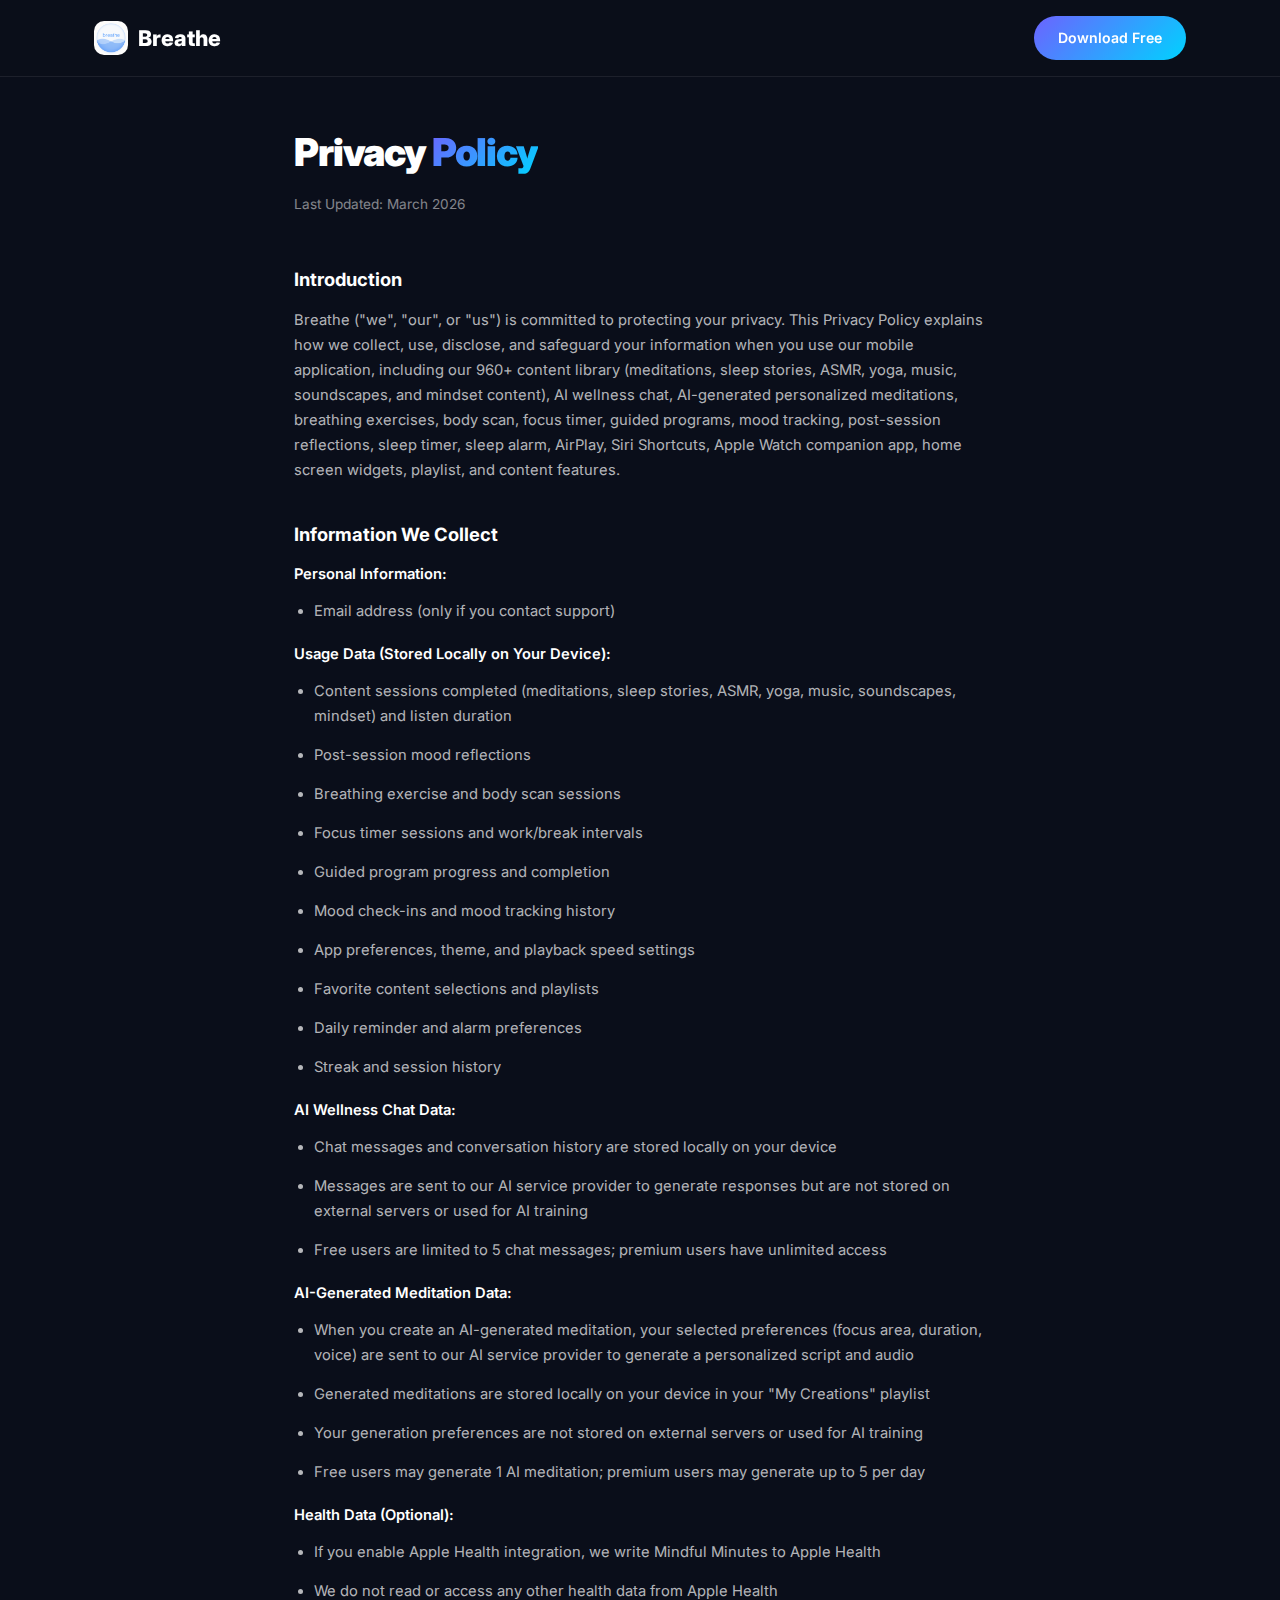
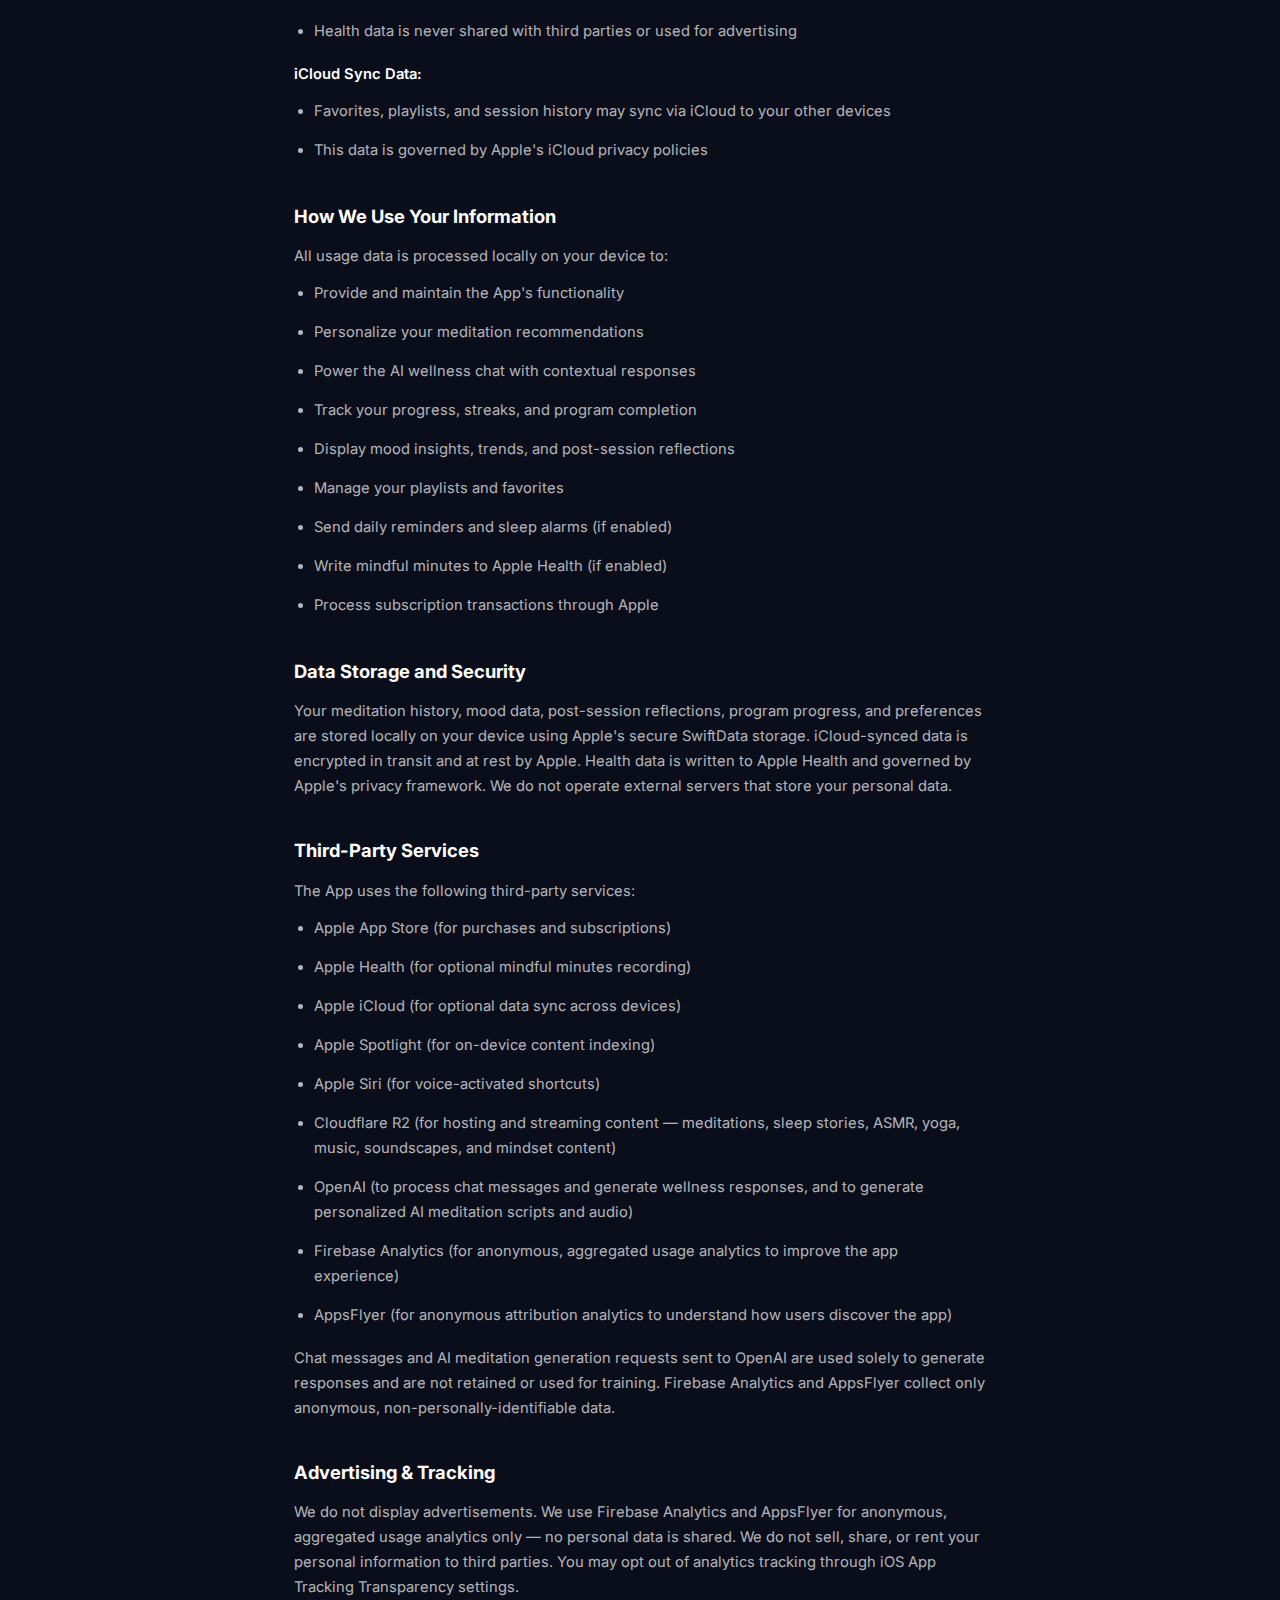
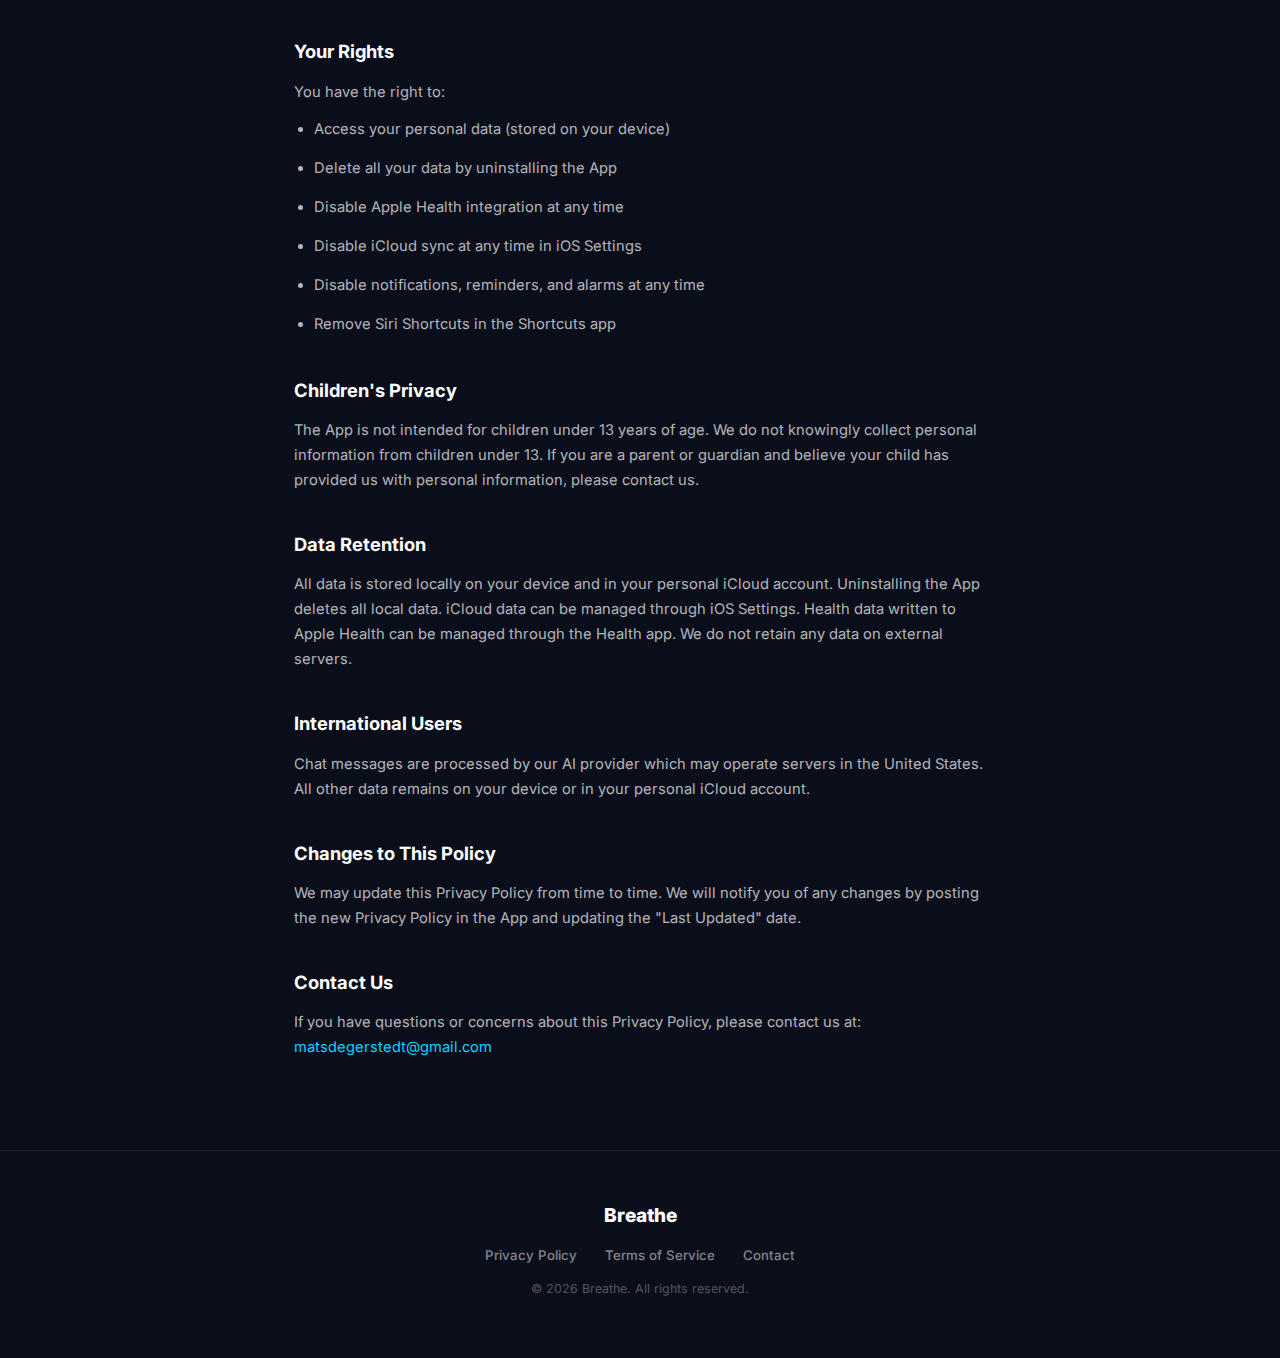
<file: privacy.html>
<!DOCTYPE html>
<html lang="en">
<head>
    <meta charset="UTF-8">
    <meta name="viewport" content="width=device-width, initial-scale=1.0">
    <title>Privacy Policy — Breathe Meditation & Sleep App</title>
    <meta name="description" content="Privacy Policy for Breathe meditation and sleep app. Learn how we protect your data, what information we collect, and your privacy rights.">
    <meta name="robots" content="index, follow">
    <meta name="theme-color" content="#0a0e1a">
    <link rel="canonical" href="https://www.meditationandsleepapp.com/privacy.html">
    <link rel="alternate" hreflang="en" href="https://www.meditationandsleepapp.com/privacy.html">
    <meta property="og:title" content="Privacy Policy — Breathe Meditation & Sleep App">
    <meta property="og:description" content="Learn how Breathe protects your privacy and handles your data. We don't sell your information.">
    <meta property="og:type" content="website">
    <meta property="og:url" content="https://www.meditationandsleepapp.com/privacy.html">
    <meta property="og:locale" content="en_US">
    <link rel="icon" type="image/png" href="icon.png">
    <link rel="apple-touch-icon" href="icon.png">
    <link rel="preconnect" href="https://fonts.googleapis.com">
    <link rel="preconnect" href="https://fonts.gstatic.com" crossorigin>
    <link href="https://fonts.googleapis.com/css2?family=Inter:wght@400;500;600;700;800&display=swap" rel="stylesheet">
    <style>
        *, *::before, *::after { margin: 0; padding: 0; box-sizing: border-box; }
        :root {
            --navy: #0a0e1a;
            --white: #fff;
            --white-70: rgba(255,255,255,0.7);
            --white-50: rgba(255,255,255,0.5);
            --white-10: rgba(255,255,255,0.08);
            --accent: #6C63FF;
            --accent2: #00D2FF;
            --gradient: linear-gradient(135deg, #6C63FF, #00D2FF);
        }
        html { scroll-behavior: smooth; }
        body {
            font-family: 'Inter', -apple-system, BlinkMacSystemFont, sans-serif;
            background: var(--navy);
            color: var(--white-70);
            line-height: 1.7;
            -webkit-font-smoothing: antialiased;
        }
        .nav {
            position: fixed;
            top: 0; left: 0; right: 0;
            z-index: 100;
            background: rgba(10,14,26,0.85);
            backdrop-filter: blur(24px);
            -webkit-backdrop-filter: blur(24px);
            border-bottom: 1px solid var(--white-10);
        }
        .nav-inner {
            max-width: 1140px;
            margin: 0 auto;
            padding: 16px 24px;
            display: flex;
            justify-content: space-between;
            align-items: center;
        }
        .nav-logo {
            font-size: 1.35rem;
            font-weight: 800;
            color: var(--white);
            text-decoration: none;
            display: flex;
            align-items: center;
            gap: 10px;
        }
        .nav-icon { width: 34px; height: 34px; border-radius: 10px; }
        .nav-cta {
            background: var(--gradient);
            color: var(--white);
            text-decoration: none;
            padding: 10px 24px;
            border-radius: 50px;
            font-weight: 600;
            font-size: 0.88rem;
            transition: transform 0.2s, box-shadow 0.2s;
        }
        .nav-cta:hover { transform: scale(1.05); box-shadow: 0 4px 20px rgba(108,99,255,0.4); }

        .container {
            max-width: 740px;
            margin: 0 auto;
            padding: 120px 24px 80px;
        }
        h1 {
            color: var(--white);
            font-size: 2.4rem;
            font-weight: 900;
            letter-spacing: -0.03em;
            margin-bottom: 8px;
        }
        .gradient-text {
            background: var(--gradient);
            -webkit-background-clip: text;
            -webkit-text-fill-color: transparent;
            background-clip: text;
        }
        .updated {
            color: var(--white-50);
            font-size: 0.85rem;
            margin-bottom: 48px;
        }
        h2 {
            color: var(--white);
            font-size: 1.15rem;
            font-weight: 700;
            margin-top: 36px;
            margin-bottom: 12px;
        }
        p, li {
            margin-bottom: 10px;
            font-size: 0.92rem;
            line-height: 1.7;
        }
        ul {
            padding-left: 20px;
            margin-bottom: 16px;
        }
        li { padding: 2px 0; }
        a { color: var(--accent2); text-decoration: none; }
        a:hover { text-decoration: underline; }
        strong { color: var(--white); font-weight: 600; }

        .footer {
            padding: 48px 0;
            border-top: 1px solid var(--white-10);
            text-align: center;
        }
        .footer-inner {
            max-width: 1140px;
            margin: 0 auto;
            padding: 0 24px;
        }
        .footer-brand { font-size: 1.2rem; font-weight: 800; color: var(--white); margin-bottom: 12px; }
        .footer-links { display: flex; justify-content: center; gap: 28px; margin-bottom: 12px; }
        .footer-links a { color: var(--white-50); font-size: 0.83rem; font-weight: 500; }
        .footer-links a:hover { color: var(--white); text-decoration: none; }
        .footer-copy { font-size: 0.78rem; color: rgba(255,255,255,0.3); }

        @media (max-width: 480px) {
            h1 { font-size: 1.8rem; }
            .container { padding: 100px 16px 60px; }
        }
    </style>
</head>
<body>

<nav class="nav">
    <div class="nav-inner">
        <a href="index.html" class="nav-logo"><img src="icon.png" alt="Breathe" class="nav-icon">Breathe</a>
        <a href="https://apps.apple.com/us/app/breathe-meditation-sleep/id6758229420" class="nav-cta">Download Free</a>
    </div>
</nav>

<div class="container">
    <h1>Privacy <span class="gradient-text">Policy</span></h1>
    <p class="updated">Last Updated: March 2026</p>

    <h2>Introduction</h2>
    <p>Breathe ("we", "our", or "us") is committed to protecting your privacy. This Privacy Policy explains how we collect, use, disclose, and safeguard your information when you use our mobile application, including our 960+ content library (meditations, sleep stories, ASMR, yoga, music, soundscapes, and mindset content), AI wellness chat, AI-generated personalized meditations, breathing exercises, body scan, focus timer, guided programs, mood tracking, post-session reflections, sleep timer, sleep alarm, AirPlay, Siri Shortcuts, Apple Watch companion app, home screen widgets, playlist, and content features.</p>

    <h2>Information We Collect</h2>
    <p><strong>Personal Information:</strong></p>
    <ul>
        <li>Email address (only if you contact support)</li>
    </ul>

    <p><strong>Usage Data (Stored Locally on Your Device):</strong></p>
    <ul>
        <li>Content sessions completed (meditations, sleep stories, ASMR, yoga, music, soundscapes, mindset) and listen duration</li>
        <li>Post-session mood reflections</li>
        <li>Breathing exercise and body scan sessions</li>
        <li>Focus timer sessions and work/break intervals</li>
        <li>Guided program progress and completion</li>
        <li>Mood check-ins and mood tracking history</li>
        <li>App preferences, theme, and playback speed settings</li>
        <li>Favorite content selections and playlists</li>
        <li>Daily reminder and alarm preferences</li>
        <li>Streak and session history</li>
    </ul>

    <p><strong>AI Wellness Chat Data:</strong></p>
    <ul>
        <li>Chat messages and conversation history are stored locally on your device</li>
        <li>Messages are sent to our AI service provider to generate responses but are not stored on external servers or used for AI training</li>
        <li>Free users are limited to 5 chat messages; premium users have unlimited access</li>
    </ul>

    <p><strong>AI-Generated Meditation Data:</strong></p>
    <ul>
        <li>When you create an AI-generated meditation, your selected preferences (focus area, duration, voice) are sent to our AI service provider to generate a personalized script and audio</li>
        <li>Generated meditations are stored locally on your device in your "My Creations" playlist</li>
        <li>Your generation preferences are not stored on external servers or used for AI training</li>
        <li>Free users may generate 1 AI meditation; premium users may generate up to 5 per day</li>
    </ul>

    <p><strong>Health Data (Optional):</strong></p>
    <ul>
        <li>If you enable Apple Health integration, we write Mindful Minutes to Apple Health</li>
        <li>We do not read or access any other health data from Apple Health</li>
        <li>Health data is never shared with third parties or used for advertising</li>
    </ul>

    <p><strong>iCloud Sync Data:</strong></p>
    <ul>
        <li>Favorites, playlists, and session history may sync via iCloud to your other devices</li>
        <li>This data is governed by Apple's iCloud privacy policies</li>
    </ul>

    <h2>How We Use Your Information</h2>
    <p>All usage data is processed locally on your device to:</p>
    <ul>
        <li>Provide and maintain the App's functionality</li>
        <li>Personalize your meditation recommendations</li>
        <li>Power the AI wellness chat with contextual responses</li>
        <li>Track your progress, streaks, and program completion</li>
        <li>Display mood insights, trends, and post-session reflections</li>
        <li>Manage your playlists and favorites</li>
        <li>Send daily reminders and sleep alarms (if enabled)</li>
        <li>Write mindful minutes to Apple Health (if enabled)</li>
        <li>Process subscription transactions through Apple</li>
    </ul>

    <h2>Data Storage and Security</h2>
    <p>Your meditation history, mood data, post-session reflections, program progress, and preferences are stored locally on your device using Apple's secure SwiftData storage. iCloud-synced data is encrypted in transit and at rest by Apple. Health data is written to Apple Health and governed by Apple's privacy framework. We do not operate external servers that store your personal data.</p>

    <h2>Third-Party Services</h2>
    <p>The App uses the following third-party services:</p>
    <ul>
        <li>Apple App Store (for purchases and subscriptions)</li>
        <li>Apple Health (for optional mindful minutes recording)</li>
        <li>Apple iCloud (for optional data sync across devices)</li>
        <li>Apple Spotlight (for on-device content indexing)</li>
        <li>Apple Siri (for voice-activated shortcuts)</li>
        <li>Cloudflare R2 (for hosting and streaming content — meditations, sleep stories, ASMR, yoga, music, soundscapes, and mindset content)</li>
        <li>OpenAI (to process chat messages and generate wellness responses, and to generate personalized AI meditation scripts and audio)</li>
        <li>Firebase Analytics (for anonymous, aggregated usage analytics to improve the app experience)</li>
        <li>AppsFlyer (for anonymous attribution analytics to understand how users discover the app)</li>
    </ul>
    <p>Chat messages and AI meditation generation requests sent to OpenAI are used solely to generate responses and are not retained or used for training. Firebase Analytics and AppsFlyer collect only anonymous, non-personally-identifiable data.</p>

    <h2>Advertising &amp; Tracking</h2>
    <p>We do not display advertisements. We use Firebase Analytics and AppsFlyer for anonymous, aggregated usage analytics only — no personal data is shared. We do not sell, share, or rent your personal information to third parties. You may opt out of analytics tracking through iOS App Tracking Transparency settings.</p>

    <h2>Your Rights</h2>
    <p>You have the right to:</p>
    <ul>
        <li>Access your personal data (stored on your device)</li>
        <li>Delete all your data by uninstalling the App</li>
        <li>Disable Apple Health integration at any time</li>
        <li>Disable iCloud sync at any time in iOS Settings</li>
        <li>Disable notifications, reminders, and alarms at any time</li>
        <li>Remove Siri Shortcuts in the Shortcuts app</li>
    </ul>

    <h2>Children's Privacy</h2>
    <p>The App is not intended for children under 13 years of age. We do not knowingly collect personal information from children under 13. If you are a parent or guardian and believe your child has provided us with personal information, please contact us.</p>

    <h2>Data Retention</h2>
    <p>All data is stored locally on your device and in your personal iCloud account. Uninstalling the App deletes all local data. iCloud data can be managed through iOS Settings. Health data written to Apple Health can be managed through the Health app. We do not retain any data on external servers.</p>

    <h2>International Users</h2>
    <p>Chat messages are processed by our AI provider which may operate servers in the United States. All other data remains on your device or in your personal iCloud account.</p>

    <h2>Changes to This Policy</h2>
    <p>We may update this Privacy Policy from time to time. We will notify you of any changes by posting the new Privacy Policy in the App and updating the "Last Updated" date.</p>

    <h2>Contact Us</h2>
    <p>If you have questions or concerns about this Privacy Policy, please contact us at:<br>
    <a href="mailto:matsdegerstedt@gmail.com">matsdegerstedt@gmail.com</a></p>
</div>

<footer class="footer">
    <div class="footer-inner">
        <div class="footer-brand">Breathe</div>
        <div class="footer-links">
            <a href="privacy.html">Privacy Policy</a>
            <a href="terms.html">Terms of Service</a>
            <a href="mailto:matsdegerstedt@gmail.com">Contact</a>
        </div>
        <p class="footer-copy">&copy; 2026 Breathe. All rights reserved.</p>
    </div>
</footer>

</body>
</html>
</file>
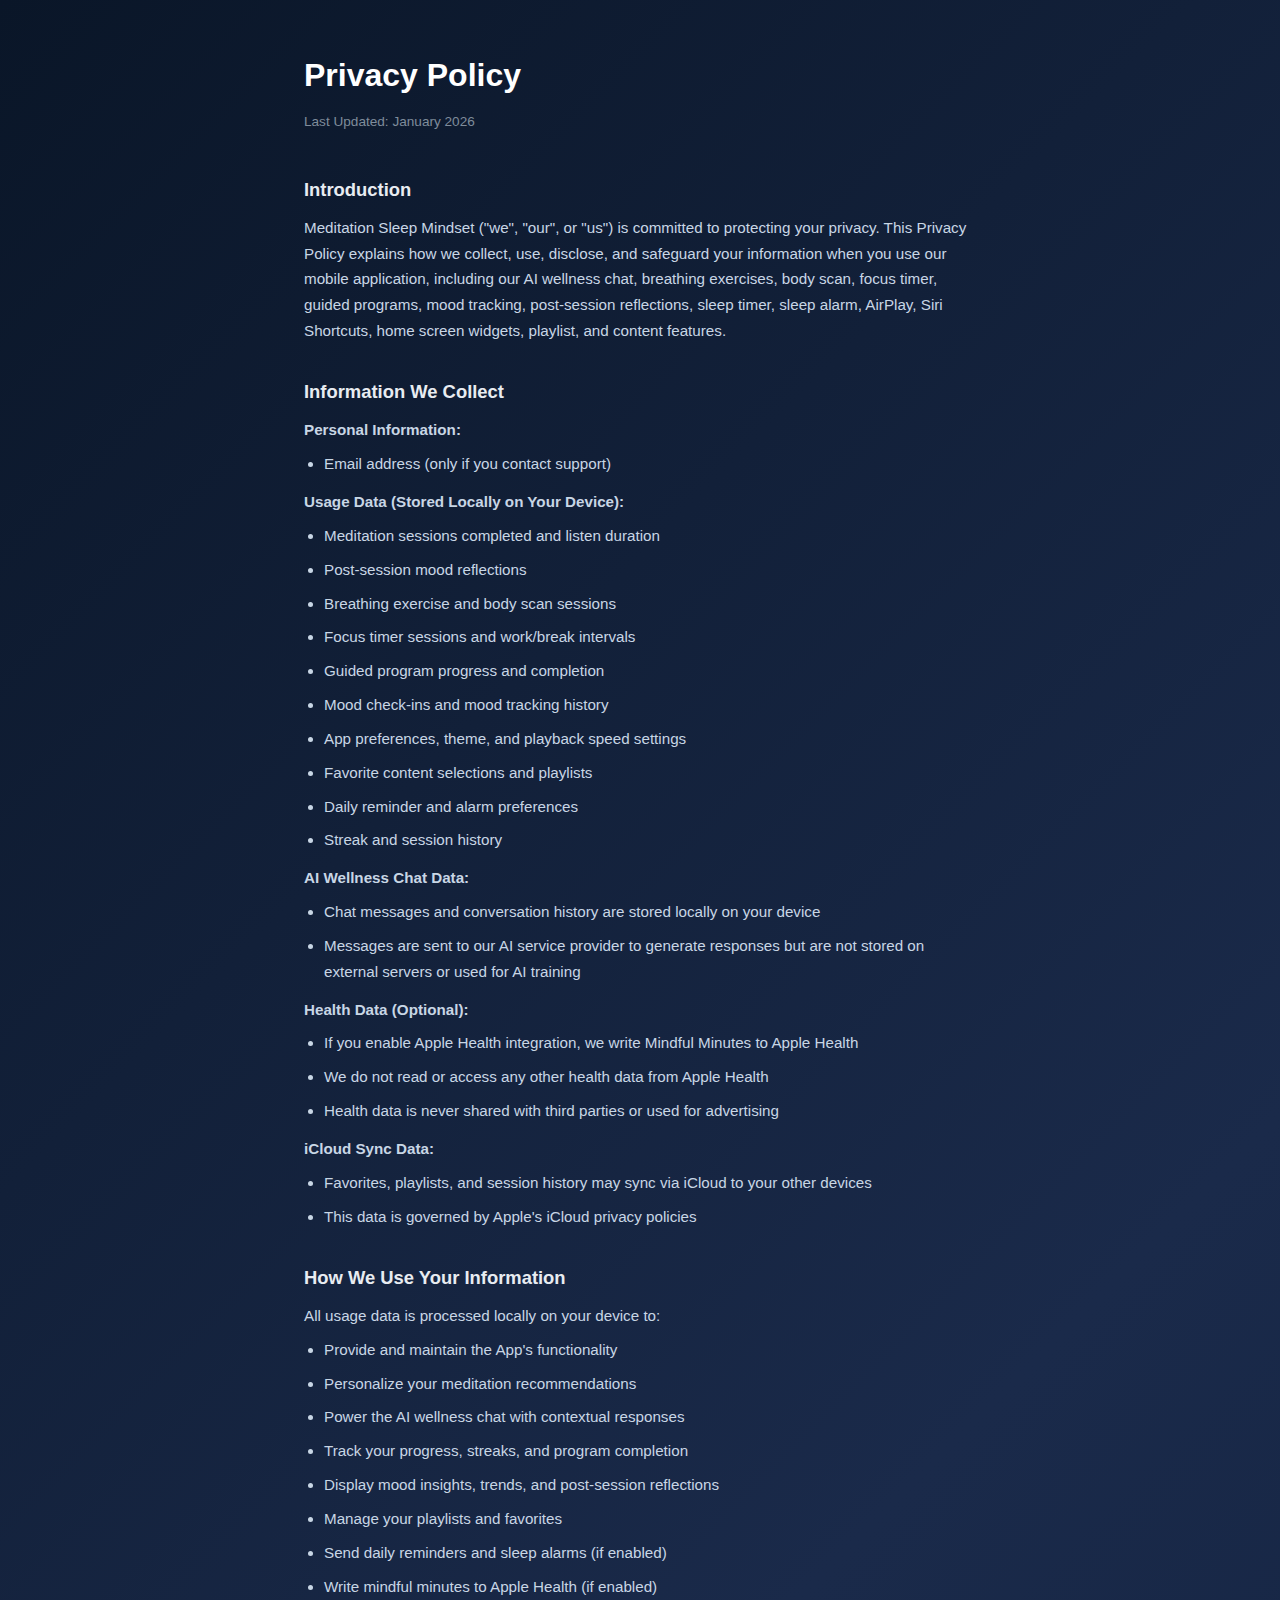
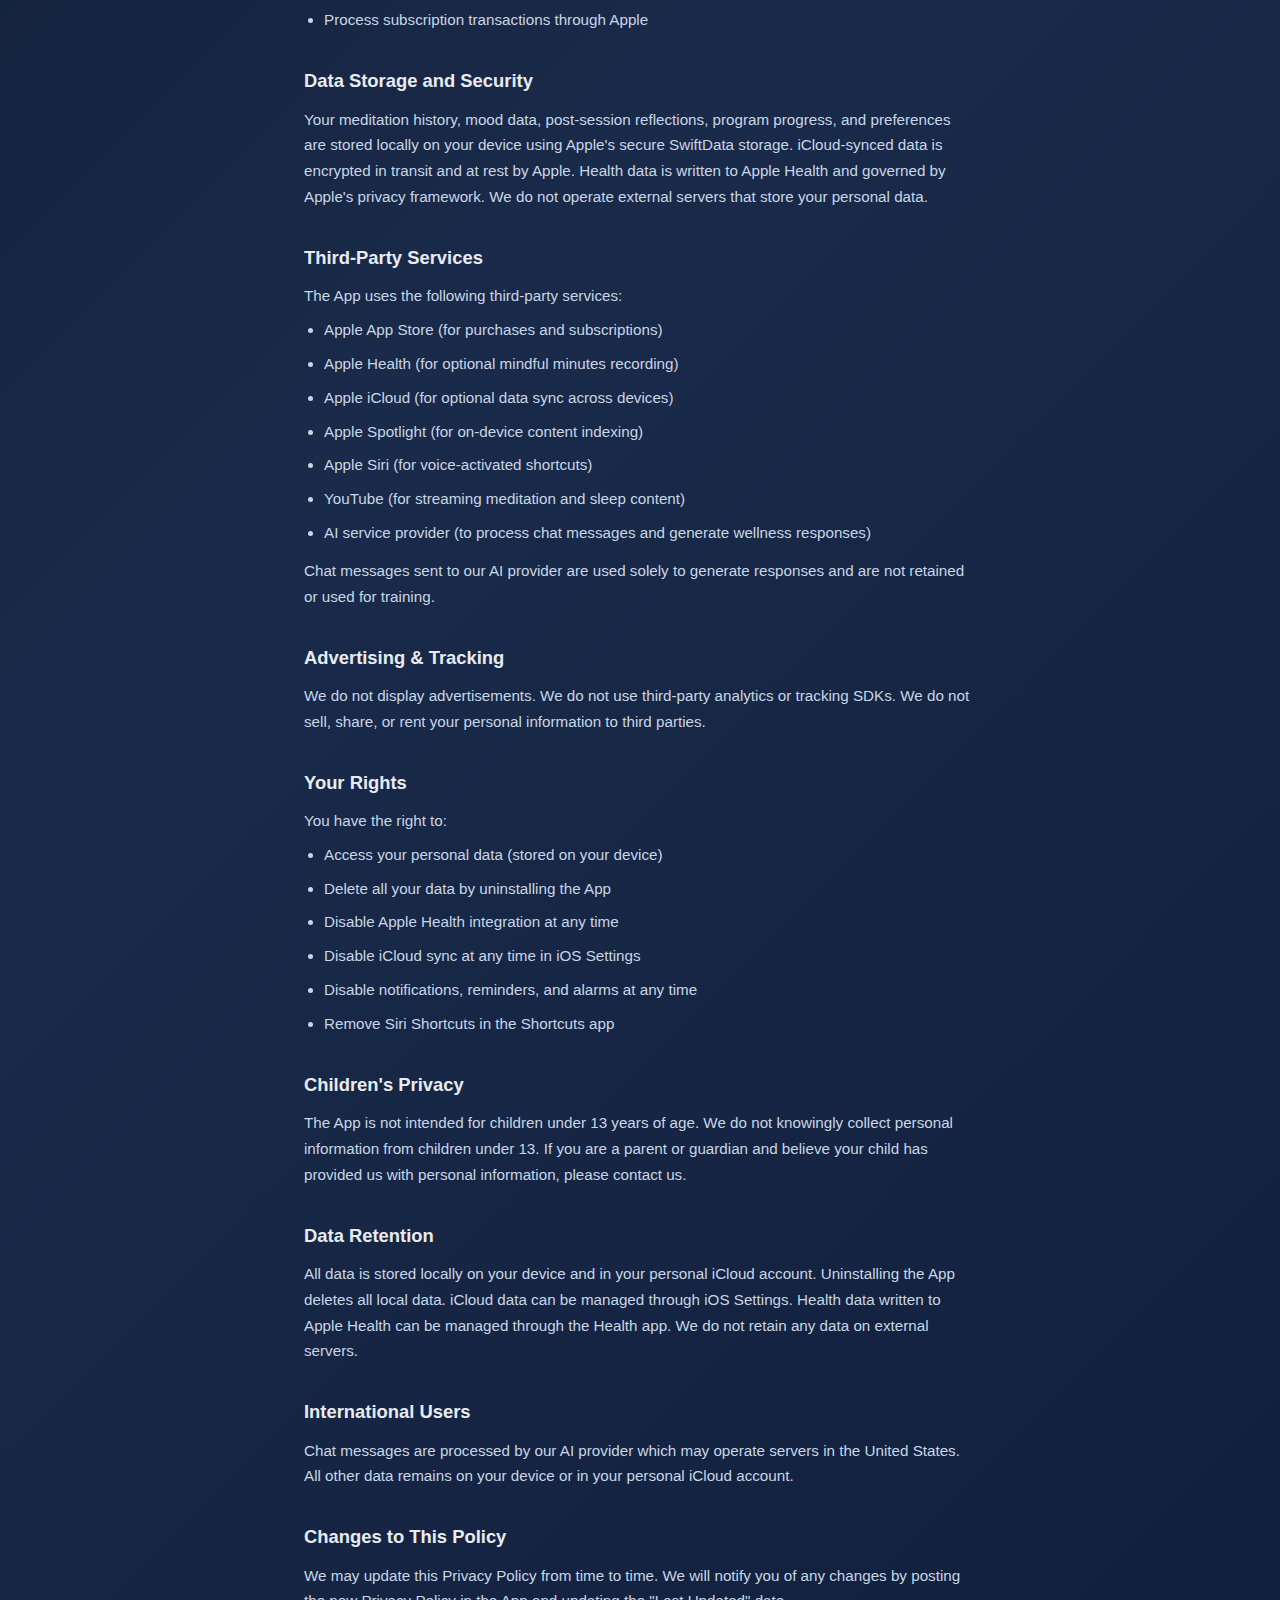
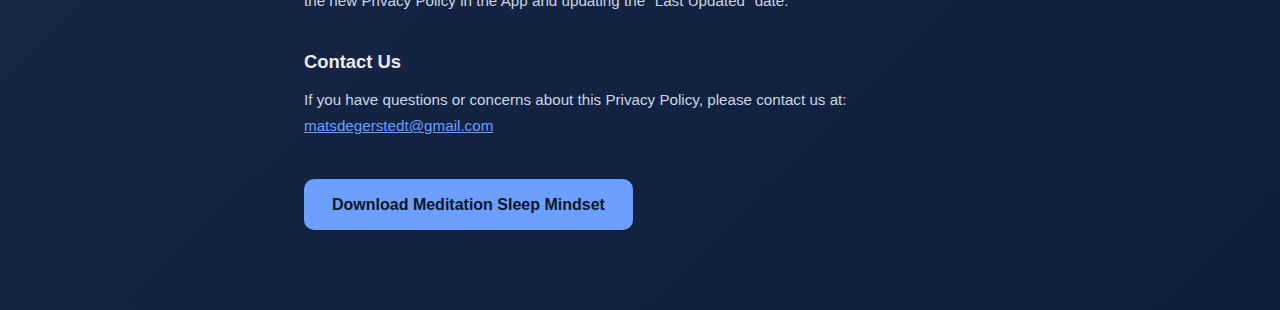
<file: privacy.index.html>
<!DOCTYPE html>
<html lang="en">
<head>
    <meta charset="UTF-8">
    <meta name="viewport" content="width=device-width, initial-scale=1.0">
    <title>Privacy Policy - Meditation Sleep Mindset</title>
    <style>
        * { margin: 0; padding: 0; box-sizing: border-box; }
        body {
            font-family: -apple-system, BlinkMacSystemFont, 'Segoe UI', Roboto, sans-serif;
            background: linear-gradient(135deg, #0a1628, #1a2a4a, #0f1e3a);
            color: #c8d6e5;
            min-height: 100vh;
            line-height: 1.7;
        }
        .container {
            max-width: 720px;
            margin: 0 auto;
            padding: 48px 24px 80px;
        }
        h1 {
            color: #fff;
            font-size: 2em;
            margin-bottom: 8px;
        }
        .updated {
            color: #7f8c9b;
            font-size: 0.85em;
            margin-bottom: 40px;
        }
        h2 {
            color: #e8ecf1;
            font-size: 1.15em;
            margin-top: 32px;
            margin-bottom: 10px;
        }
        p, li {
            margin-bottom: 8px;
            font-size: 0.95em;
        }
        ul {
            padding-left: 20px;
            margin-bottom: 12px;
        }
        a { color: #6c9fff; }
        .app-link {
            display: inline-block;
            margin-top: 32px;
            padding: 12px 28px;
            background: #6c9fff;
            color: #0a1628;
            text-decoration: none;
            border-radius: 10px;
            font-weight: 600;
        }
    </style>
</head>
<body>
<div class="container">
    <h1>Privacy Policy</h1>
    <p class="updated">Last Updated: January 2026</p>

    <h2>Introduction</h2>
    <p>Meditation Sleep Mindset ("we", "our", or "us") is committed to protecting your privacy. This Privacy Policy explains how we collect, use, disclose, and safeguard your information when you use our mobile application, including our AI wellness chat, breathing exercises, body scan, focus timer, guided programs, mood tracking, post-session reflections, sleep timer, sleep alarm, AirPlay, Siri Shortcuts, home screen widgets, playlist, and content features.</p>

    <h2>Information We Collect</h2>
    <p><strong>Personal Information:</strong></p>
    <ul>
        <li>Email address (only if you contact support)</li>
    </ul>

    <p><strong>Usage Data (Stored Locally on Your Device):</strong></p>
    <ul>
        <li>Meditation sessions completed and listen duration</li>
        <li>Post-session mood reflections</li>
        <li>Breathing exercise and body scan sessions</li>
        <li>Focus timer sessions and work/break intervals</li>
        <li>Guided program progress and completion</li>
        <li>Mood check-ins and mood tracking history</li>
        <li>App preferences, theme, and playback speed settings</li>
        <li>Favorite content selections and playlists</li>
        <li>Daily reminder and alarm preferences</li>
        <li>Streak and session history</li>
    </ul>

    <p><strong>AI Wellness Chat Data:</strong></p>
    <ul>
        <li>Chat messages and conversation history are stored locally on your device</li>
        <li>Messages are sent to our AI service provider to generate responses but are not stored on external servers or used for AI training</li>
    </ul>

    <p><strong>Health Data (Optional):</strong></p>
    <ul>
        <li>If you enable Apple Health integration, we write Mindful Minutes to Apple Health</li>
        <li>We do not read or access any other health data from Apple Health</li>
        <li>Health data is never shared with third parties or used for advertising</li>
    </ul>

    <p><strong>iCloud Sync Data:</strong></p>
    <ul>
        <li>Favorites, playlists, and session history may sync via iCloud to your other devices</li>
        <li>This data is governed by Apple's iCloud privacy policies</li>
    </ul>

    <h2>How We Use Your Information</h2>
    <p>All usage data is processed locally on your device to:</p>
    <ul>
        <li>Provide and maintain the App's functionality</li>
        <li>Personalize your meditation recommendations</li>
        <li>Power the AI wellness chat with contextual responses</li>
        <li>Track your progress, streaks, and program completion</li>
        <li>Display mood insights, trends, and post-session reflections</li>
        <li>Manage your playlists and favorites</li>
        <li>Send daily reminders and sleep alarms (if enabled)</li>
        <li>Write mindful minutes to Apple Health (if enabled)</li>
        <li>Process subscription transactions through Apple</li>
    </ul>

    <h2>Data Storage and Security</h2>
    <p>Your meditation history, mood data, post-session reflections, program progress, and preferences are stored locally on your device using Apple's secure SwiftData storage. iCloud-synced data is encrypted in transit and at rest by Apple. Health data is written to Apple Health and governed by Apple's privacy framework. We do not operate external servers that store your personal data.</p>

    <h2>Third-Party Services</h2>
    <p>The App uses the following third-party services:</p>
    <ul>
        <li>Apple App Store (for purchases and subscriptions)</li>
        <li>Apple Health (for optional mindful minutes recording)</li>
        <li>Apple iCloud (for optional data sync across devices)</li>
        <li>Apple Spotlight (for on-device content indexing)</li>
        <li>Apple Siri (for voice-activated shortcuts)</li>
        <li>YouTube (for streaming meditation and sleep content)</li>
        <li>AI service provider (to process chat messages and generate wellness responses)</li>
    </ul>
    <p>Chat messages sent to our AI provider are used solely to generate responses and are not retained or used for training.</p>

    <h2>Advertising &amp; Tracking</h2>
    <p>We do not display advertisements. We do not use third-party analytics or tracking SDKs. We do not sell, share, or rent your personal information to third parties.</p>

    <h2>Your Rights</h2>
    <p>You have the right to:</p>
    <ul>
        <li>Access your personal data (stored on your device)</li>
        <li>Delete all your data by uninstalling the App</li>
        <li>Disable Apple Health integration at any time</li>
        <li>Disable iCloud sync at any time in iOS Settings</li>
        <li>Disable notifications, reminders, and alarms at any time</li>
        <li>Remove Siri Shortcuts in the Shortcuts app</li>
    </ul>

    <h2>Children's Privacy</h2>
    <p>The App is not intended for children under 13 years of age. We do not knowingly collect personal information from children under 13. If you are a parent or guardian and believe your child has provided us with personal information, please contact us.</p>

    <h2>Data Retention</h2>
    <p>All data is stored locally on your device and in your personal iCloud account. Uninstalling the App deletes all local data. iCloud data can be managed through iOS Settings. Health data written to Apple Health can be managed through the Health app. We do not retain any data on external servers.</p>

    <h2>International Users</h2>
    <p>Chat messages are processed by our AI provider which may operate servers in the United States. All other data remains on your device or in your personal iCloud account.</p>

    <h2>Changes to This Policy</h2>
    <p>We may update this Privacy Policy from time to time. We will notify you of any changes by posting the new Privacy Policy in the App and updating the "Last Updated" date.</p>

    <h2>Contact Us</h2>
    <p>If you have questions or concerns about this Privacy Policy, please contact us at:<br>
    <a href="mailto:matsdegerstedt@gmail.com">matsdegerstedt@gmail.com</a></p>

    <a class="app-link" href="https://apps.apple.com/us/app/breathe-meditation-sleep/id6758229420">Download Meditation Sleep Mindset</a>
</div>
</body>
</html>
</file>
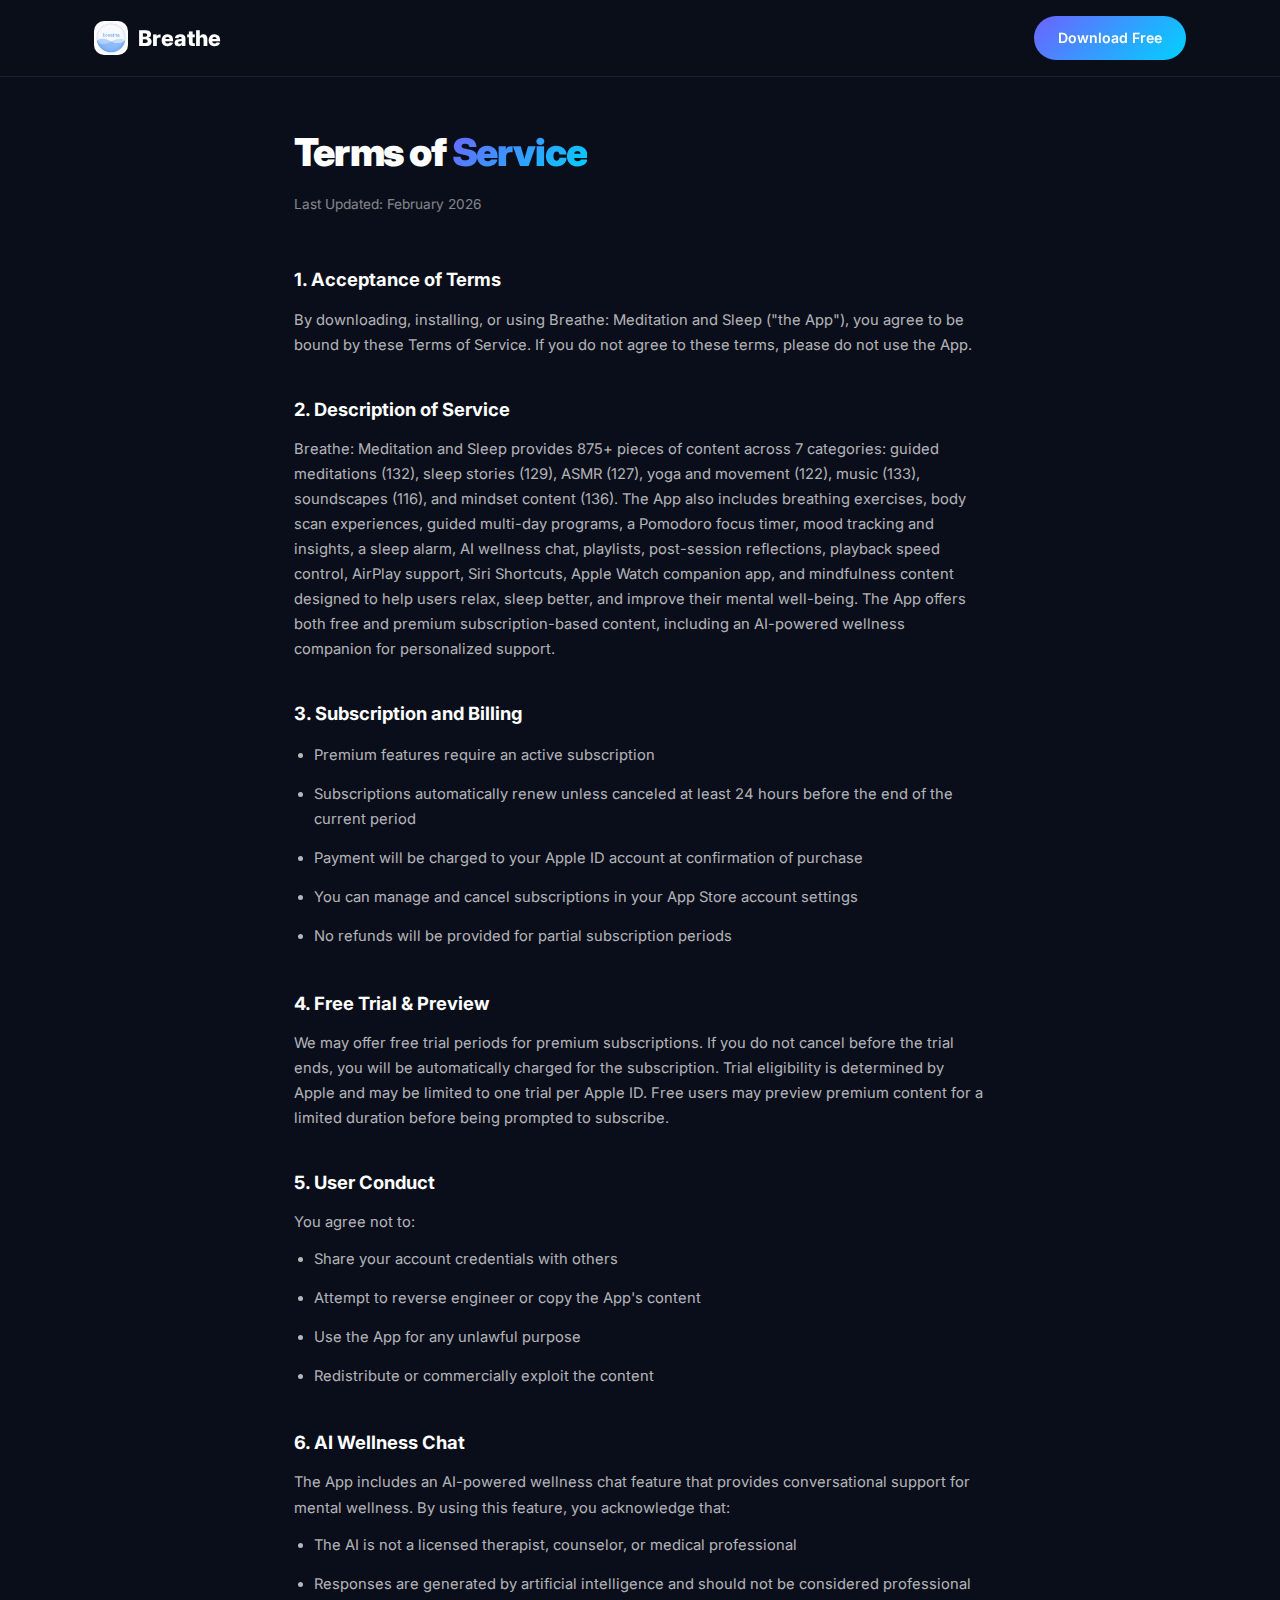
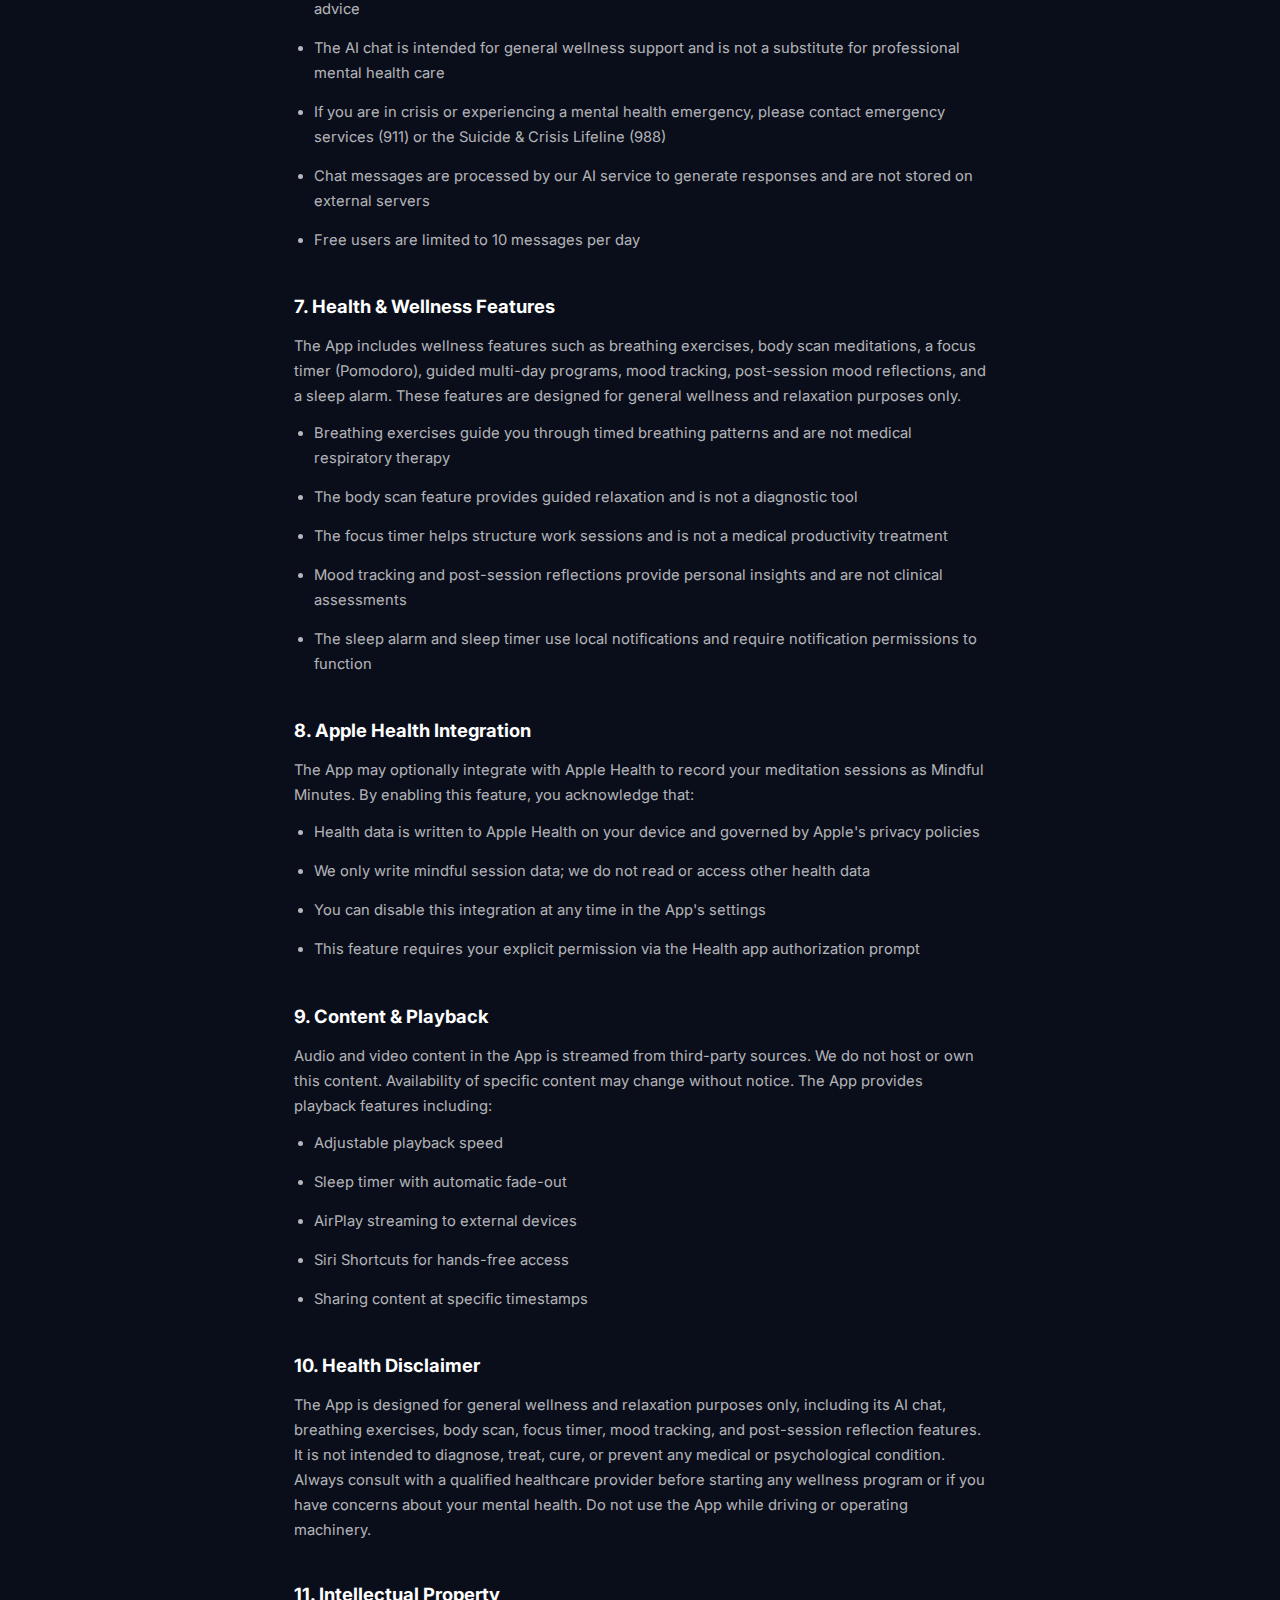
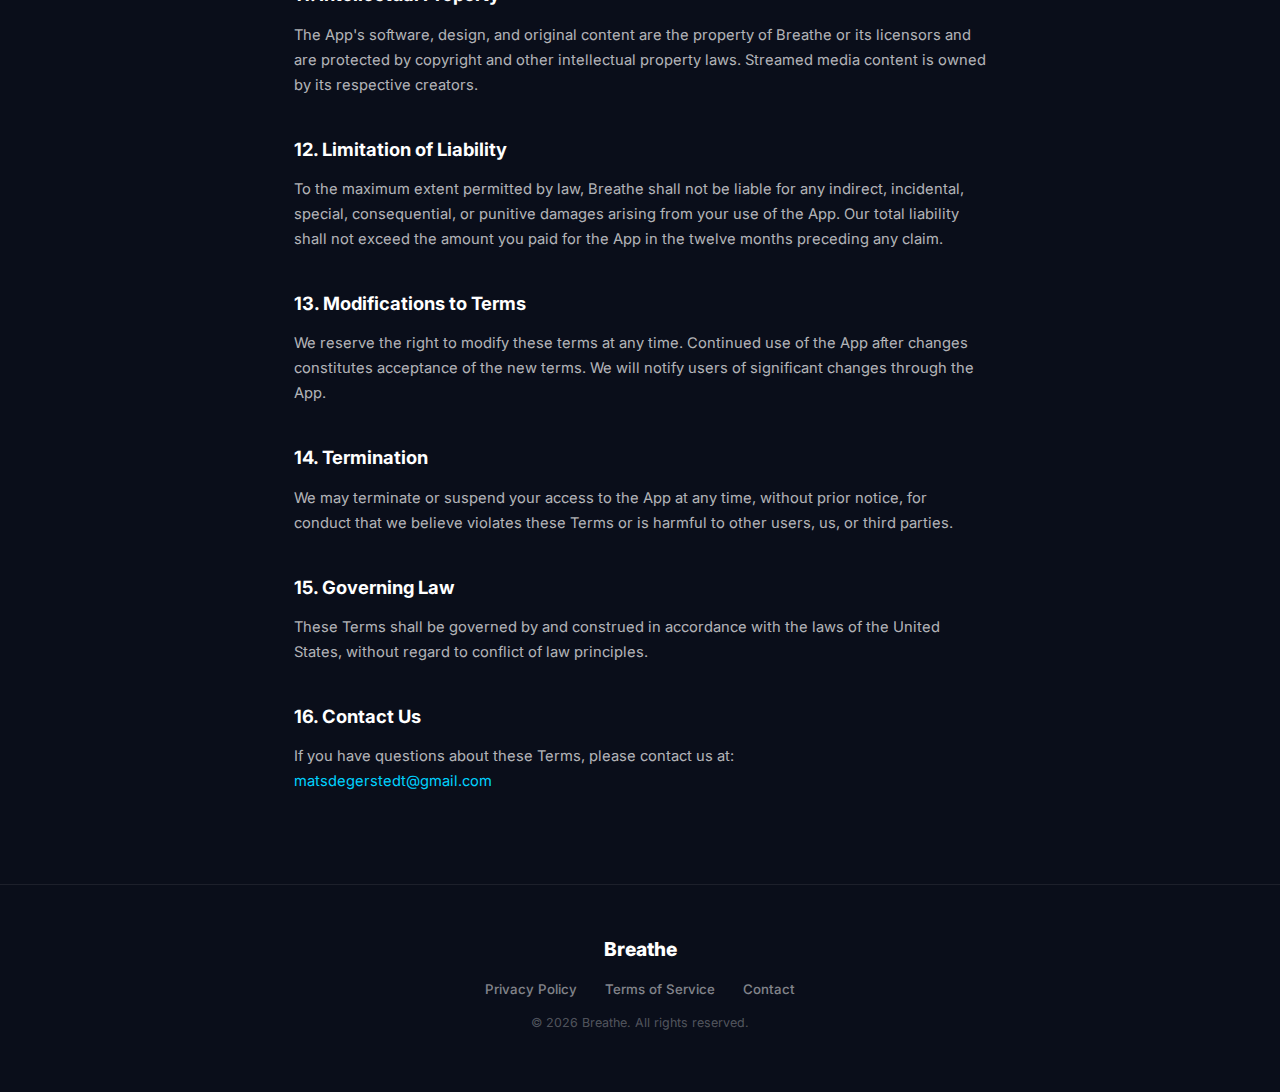
<file: terms.html>
<!DOCTYPE html>
<html lang="en">
<head>
    <meta charset="UTF-8">
    <meta name="viewport" content="width=device-width, initial-scale=1.0">
    <title>Terms of Service — Breathe Meditation & Sleep App</title>
    <meta name="description" content="Terms of Service for Breathe meditation and sleep app. Read about subscription billing, user conduct, AI wellness chat usage, and more.">
    <meta name="robots" content="index, follow">
    <link rel="canonical" href="https://meditationandsleepapp.com/terms.html">
    <meta property="og:title" content="Terms of Service — Breathe App">
    <meta property="og:description" content="Terms and conditions for using the Breathe meditation and sleep app.">
    <meta property="og:type" content="website">
    <meta property="og:url" content="https://meditationandsleepapp.com/terms.html">
    <link rel="icon" type="image/png" href="icon.png">
    <link rel="apple-touch-icon" href="icon.png">
    <link rel="preconnect" href="https://fonts.googleapis.com">
    <link rel="preconnect" href="https://fonts.gstatic.com" crossorigin>
    <link href="https://fonts.googleapis.com/css2?family=Inter:wght@400;500;600;700;800&display=swap" rel="stylesheet">
    <style>
        *, *::before, *::after { margin: 0; padding: 0; box-sizing: border-box; }
        :root {
            --navy: #0a0e1a;
            --white: #fff;
            --white-70: rgba(255,255,255,0.7);
            --white-50: rgba(255,255,255,0.5);
            --white-10: rgba(255,255,255,0.08);
            --accent: #6C63FF;
            --accent2: #00D2FF;
            --gradient: linear-gradient(135deg, #6C63FF, #00D2FF);
        }
        html { scroll-behavior: smooth; }
        body {
            font-family: 'Inter', -apple-system, BlinkMacSystemFont, sans-serif;
            background: var(--navy);
            color: var(--white-70);
            line-height: 1.7;
            -webkit-font-smoothing: antialiased;
        }
        .nav {
            position: fixed;
            top: 0; left: 0; right: 0;
            z-index: 100;
            background: rgba(10,14,26,0.85);
            backdrop-filter: blur(24px);
            -webkit-backdrop-filter: blur(24px);
            border-bottom: 1px solid var(--white-10);
        }
        .nav-inner {
            max-width: 1140px;
            margin: 0 auto;
            padding: 16px 24px;
            display: flex;
            justify-content: space-between;
            align-items: center;
        }
        .nav-logo {
            font-size: 1.35rem;
            font-weight: 800;
            color: var(--white);
            text-decoration: none;
            display: flex;
            align-items: center;
            gap: 10px;
        }
        .nav-icon { width: 34px; height: 34px; border-radius: 10px; }
        .nav-cta {
            background: var(--gradient);
            color: var(--white);
            text-decoration: none;
            padding: 10px 24px;
            border-radius: 50px;
            font-weight: 600;
            font-size: 0.88rem;
            transition: transform 0.2s, box-shadow 0.2s;
        }
        .nav-cta:hover { transform: scale(1.05); box-shadow: 0 4px 20px rgba(108,99,255,0.4); }

        .container {
            max-width: 740px;
            margin: 0 auto;
            padding: 120px 24px 80px;
        }
        h1 {
            color: var(--white);
            font-size: 2.4rem;
            font-weight: 900;
            letter-spacing: -0.03em;
            margin-bottom: 8px;
        }
        .gradient-text {
            background: var(--gradient);
            -webkit-background-clip: text;
            -webkit-text-fill-color: transparent;
            background-clip: text;
        }
        .updated {
            color: var(--white-50);
            font-size: 0.85rem;
            margin-bottom: 48px;
        }
        h2 {
            color: var(--white);
            font-size: 1.15rem;
            font-weight: 700;
            margin-top: 36px;
            margin-bottom: 12px;
        }
        p, li {
            margin-bottom: 10px;
            font-size: 0.92rem;
            line-height: 1.7;
        }
        ul {
            padding-left: 20px;
            margin-bottom: 16px;
        }
        li { padding: 2px 0; }
        a { color: var(--accent2); text-decoration: none; }
        a:hover { text-decoration: underline; }
        strong { color: var(--white); font-weight: 600; }

        .footer {
            padding: 48px 0;
            border-top: 1px solid var(--white-10);
            text-align: center;
        }
        .footer-inner {
            max-width: 1140px;
            margin: 0 auto;
            padding: 0 24px;
        }
        .footer-brand { font-size: 1.2rem; font-weight: 800; color: var(--white); margin-bottom: 12px; }
        .footer-links { display: flex; justify-content: center; gap: 28px; margin-bottom: 12px; }
        .footer-links a { color: var(--white-50); font-size: 0.83rem; font-weight: 500; }
        .footer-links a:hover { color: var(--white); text-decoration: none; }
        .footer-copy { font-size: 0.78rem; color: rgba(255,255,255,0.3); }

        @media (max-width: 480px) {
            h1 { font-size: 1.8rem; }
            .container { padding: 100px 16px 60px; }
        }
    </style>
</head>
<body>

<nav class="nav">
    <div class="nav-inner">
        <a href="index.html" class="nav-logo"><img src="icon.png" alt="Breathe" class="nav-icon">Breathe</a>
        <a href="https://apps.apple.com/us/app/breathe-meditation-sleep/id6758229420" class="nav-cta">Download Free</a>
    </div>
</nav>

<div class="container">
    <h1>Terms of <span class="gradient-text">Service</span></h1>
    <p class="updated">Last Updated: February 2026</p>

    <h2>1. Acceptance of Terms</h2>
    <p>By downloading, installing, or using Breathe: Meditation and Sleep ("the App"), you agree to be bound by these Terms of Service. If you do not agree to these terms, please do not use the App.</p>

    <h2>2. Description of Service</h2>
    <p>Breathe: Meditation and Sleep provides 875+ pieces of content across 7 categories: guided meditations (132), sleep stories (129), ASMR (127), yoga and movement (122), music (133), soundscapes (116), and mindset content (136). The App also includes breathing exercises, body scan experiences, guided multi-day programs, a Pomodoro focus timer, mood tracking and insights, a sleep alarm, AI wellness chat, playlists, post-session reflections, playback speed control, AirPlay support, Siri Shortcuts, Apple Watch companion app, and mindfulness content designed to help users relax, sleep better, and improve their mental well-being. The App offers both free and premium subscription-based content, including an AI-powered wellness companion for personalized support.</p>

    <h2>3. Subscription and Billing</h2>
    <ul>
        <li>Premium features require an active subscription</li>
        <li>Subscriptions automatically renew unless canceled at least 24 hours before the end of the current period</li>
        <li>Payment will be charged to your Apple ID account at confirmation of purchase</li>
        <li>You can manage and cancel subscriptions in your App Store account settings</li>
        <li>No refunds will be provided for partial subscription periods</li>
    </ul>

    <h2>4. Free Trial &amp; Preview</h2>
    <p>We may offer free trial periods for premium subscriptions. If you do not cancel before the trial ends, you will be automatically charged for the subscription. Trial eligibility is determined by Apple and may be limited to one trial per Apple ID. Free users may preview premium content for a limited duration before being prompted to subscribe.</p>

    <h2>5. User Conduct</h2>
    <p>You agree not to:</p>
    <ul>
        <li>Share your account credentials with others</li>
        <li>Attempt to reverse engineer or copy the App's content</li>
        <li>Use the App for any unlawful purpose</li>
        <li>Redistribute or commercially exploit the content</li>
    </ul>

    <h2>6. AI Wellness Chat</h2>
    <p>The App includes an AI-powered wellness chat feature that provides conversational support for mental wellness. By using this feature, you acknowledge that:</p>
    <ul>
        <li>The AI is not a licensed therapist, counselor, or medical professional</li>
        <li>Responses are generated by artificial intelligence and should not be considered professional advice</li>
        <li>The AI chat is intended for general wellness support and is not a substitute for professional mental health care</li>
        <li>If you are in crisis or experiencing a mental health emergency, please contact emergency services (911) or the Suicide &amp; Crisis Lifeline (988)</li>
        <li>Chat messages are processed by our AI service to generate responses and are not stored on external servers</li>
        <li>Free users are limited to 10 messages per day</li>
    </ul>

    <h2>7. Health &amp; Wellness Features</h2>
    <p>The App includes wellness features such as breathing exercises, body scan meditations, a focus timer (Pomodoro), guided multi-day programs, mood tracking, post-session mood reflections, and a sleep alarm. These features are designed for general wellness and relaxation purposes only.</p>
    <ul>
        <li>Breathing exercises guide you through timed breathing patterns and are not medical respiratory therapy</li>
        <li>The body scan feature provides guided relaxation and is not a diagnostic tool</li>
        <li>The focus timer helps structure work sessions and is not a medical productivity treatment</li>
        <li>Mood tracking and post-session reflections provide personal insights and are not clinical assessments</li>
        <li>The sleep alarm and sleep timer use local notifications and require notification permissions to function</li>
    </ul>

    <h2>8. Apple Health Integration</h2>
    <p>The App may optionally integrate with Apple Health to record your meditation sessions as Mindful Minutes. By enabling this feature, you acknowledge that:</p>
    <ul>
        <li>Health data is written to Apple Health on your device and governed by Apple's privacy policies</li>
        <li>We only write mindful session data; we do not read or access other health data</li>
        <li>You can disable this integration at any time in the App's settings</li>
        <li>This feature requires your explicit permission via the Health app authorization prompt</li>
    </ul>

    <h2>9. Content &amp; Playback</h2>
    <p>Audio and video content in the App is streamed from third-party sources. We do not host or own this content. Availability of specific content may change without notice. The App provides playback features including:</p>
    <ul>
        <li>Adjustable playback speed</li>
        <li>Sleep timer with automatic fade-out</li>
        <li>AirPlay streaming to external devices</li>
        <li>Siri Shortcuts for hands-free access</li>
        <li>Sharing content at specific timestamps</li>
    </ul>

    <h2>10. Health Disclaimer</h2>
    <p>The App is designed for general wellness and relaxation purposes only, including its AI chat, breathing exercises, body scan, focus timer, mood tracking, and post-session reflection features. It is not intended to diagnose, treat, cure, or prevent any medical or psychological condition. Always consult with a qualified healthcare provider before starting any wellness program or if you have concerns about your mental health. Do not use the App while driving or operating machinery.</p>

    <h2>11. Intellectual Property</h2>
    <p>The App's software, design, and original content are the property of Breathe or its licensors and are protected by copyright and other intellectual property laws. Streamed media content is owned by its respective creators.</p>

    <h2>12. Limitation of Liability</h2>
    <p>To the maximum extent permitted by law, Breathe shall not be liable for any indirect, incidental, special, consequential, or punitive damages arising from your use of the App. Our total liability shall not exceed the amount you paid for the App in the twelve months preceding any claim.</p>

    <h2>13. Modifications to Terms</h2>
    <p>We reserve the right to modify these terms at any time. Continued use of the App after changes constitutes acceptance of the new terms. We will notify users of significant changes through the App.</p>

    <h2>14. Termination</h2>
    <p>We may terminate or suspend your access to the App at any time, without prior notice, for conduct that we believe violates these Terms or is harmful to other users, us, or third parties.</p>

    <h2>15. Governing Law</h2>
    <p>These Terms shall be governed by and construed in accordance with the laws of the United States, without regard to conflict of law principles.</p>

    <h2>16. Contact Us</h2>
    <p>If you have questions about these Terms, please contact us at:<br>
    <a href="mailto:matsdegerstedt@gmail.com">matsdegerstedt@gmail.com</a></p>
</div>

<footer class="footer">
    <div class="footer-inner">
        <div class="footer-brand">Breathe</div>
        <div class="footer-links">
            <a href="privacy.html">Privacy Policy</a>
            <a href="terms.html">Terms of Service</a>
            <a href="mailto:matsdegerstedt@gmail.com">Contact</a>
        </div>
        <p class="footer-copy">&copy; 2026 Breathe. All rights reserved.</p>
    </div>
</footer>

</body>
</html>
</file>
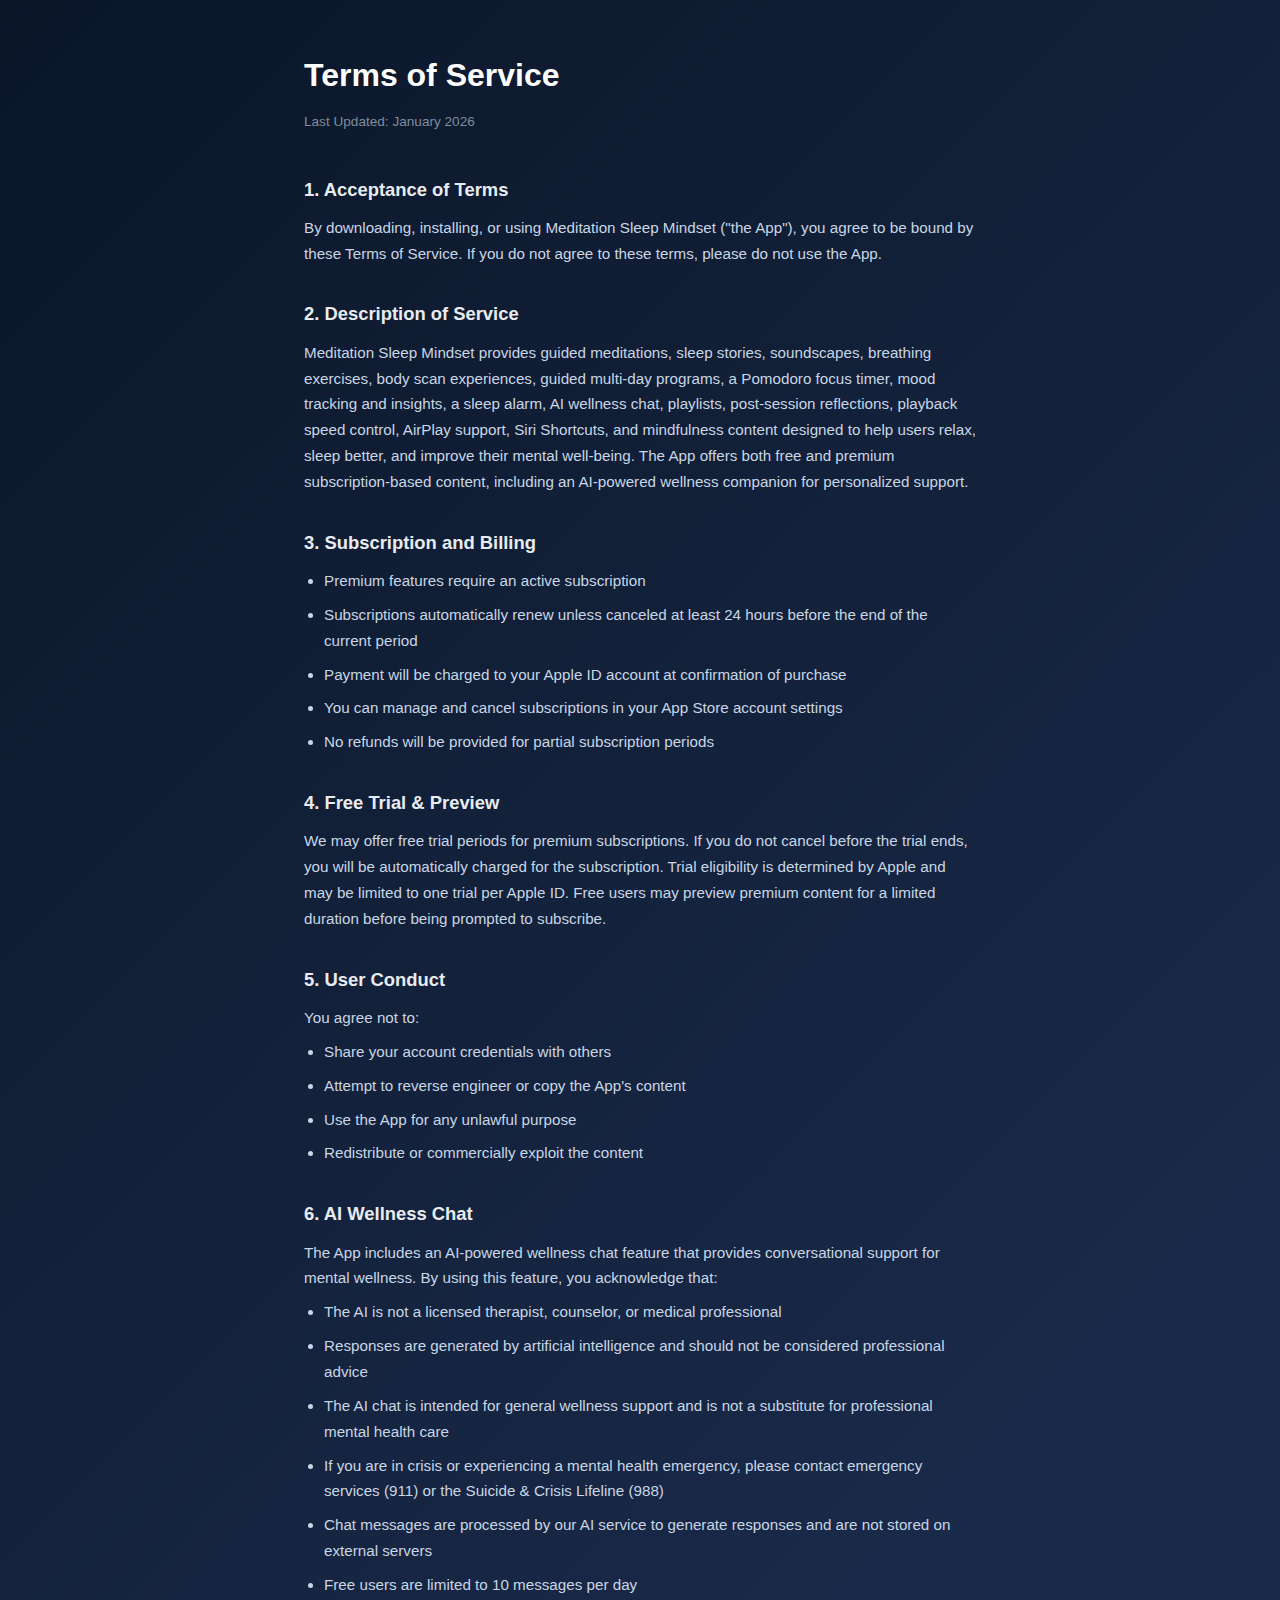
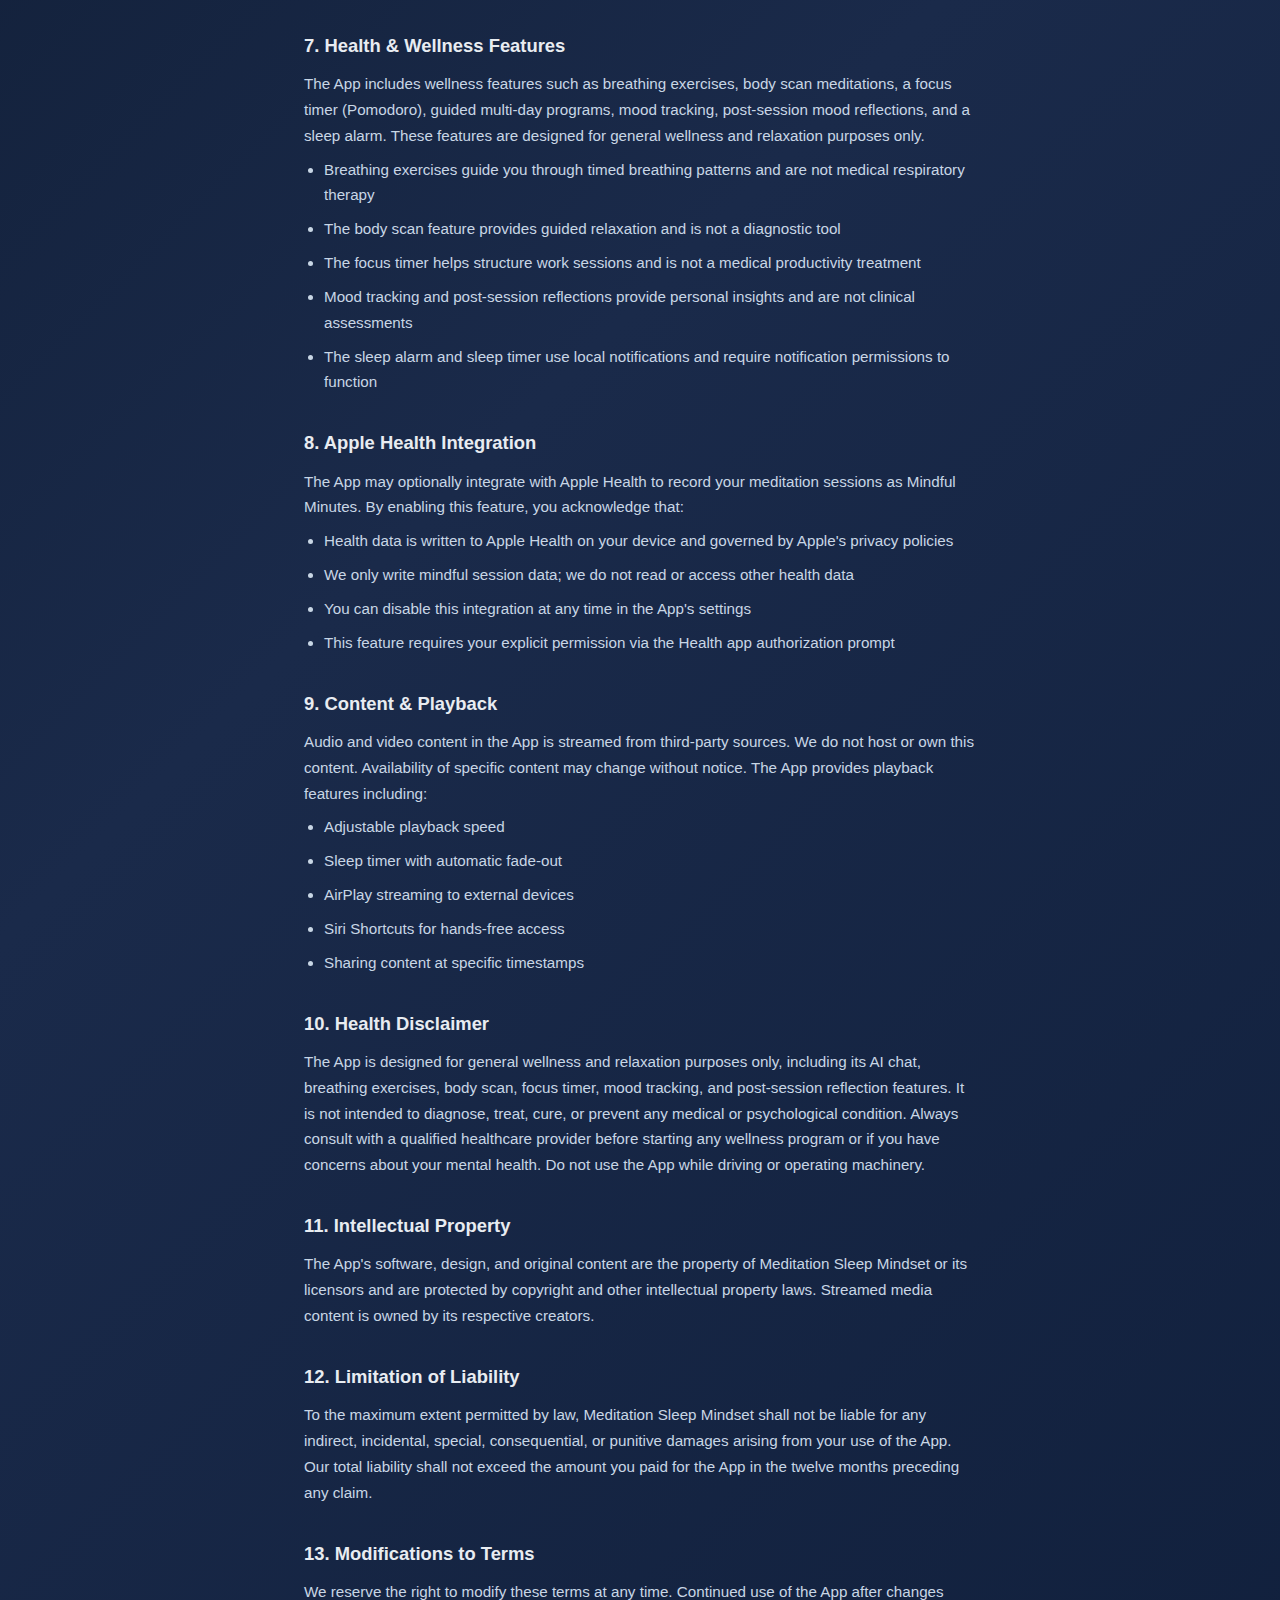
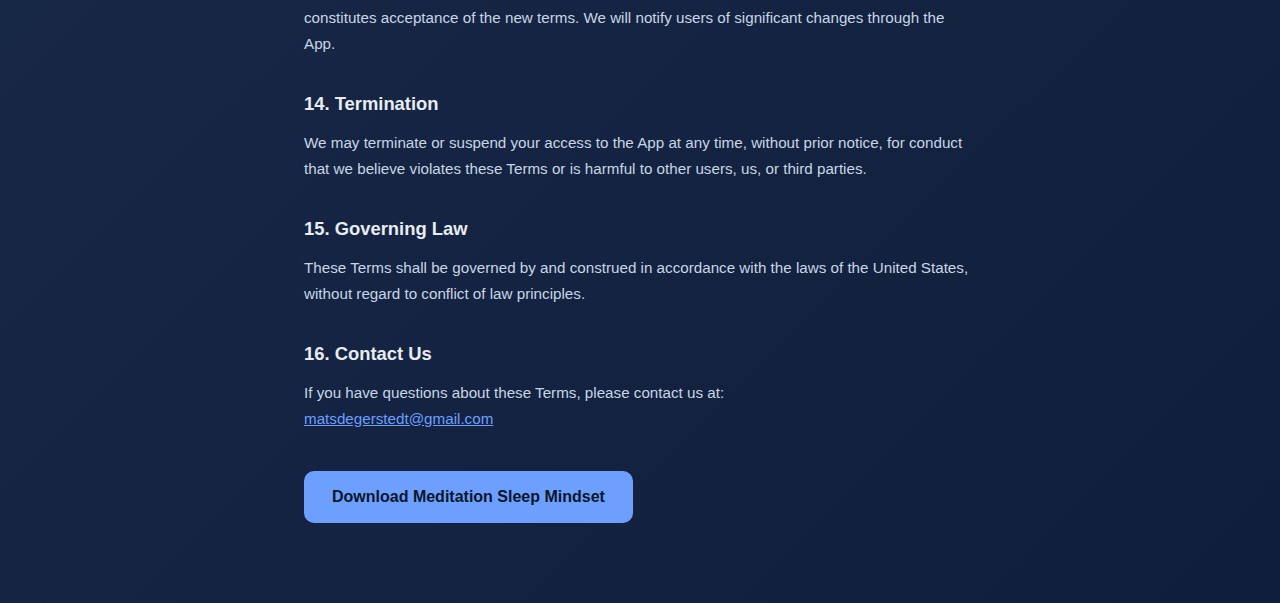
<file: terms.index.html>
<!DOCTYPE html>
<html lang="en">
<head>
    <meta charset="UTF-8">
    <meta name="viewport" content="width=device-width, initial-scale=1.0">
    <title>Terms of Service - Meditation Sleep Mindset</title>
    <style>
        * { margin: 0; padding: 0; box-sizing: border-box; }
        body {
            font-family: -apple-system, BlinkMacSystemFont, 'Segoe UI', Roboto, sans-serif;
            background: linear-gradient(135deg, #0a1628, #1a2a4a, #0f1e3a);
            color: #c8d6e5;
            min-height: 100vh;
            line-height: 1.7;
        }
        .container {
            max-width: 720px;
            margin: 0 auto;
            padding: 48px 24px 80px;
        }
        h1 {
            color: #fff;
            font-size: 2em;
            margin-bottom: 8px;
        }
        .updated {
            color: #7f8c9b;
            font-size: 0.85em;
            margin-bottom: 40px;
        }
        h2 {
            color: #e8ecf1;
            font-size: 1.15em;
            margin-top: 32px;
            margin-bottom: 10px;
        }
        p, li {
            margin-bottom: 8px;
            font-size: 0.95em;
        }
        ul {
            padding-left: 20px;
            margin-bottom: 12px;
        }
        a { color: #6c9fff; }
        .app-link {
            display: inline-block;
            margin-top: 32px;
            padding: 12px 28px;
            background: #6c9fff;
            color: #0a1628;
            text-decoration: none;
            border-radius: 10px;
            font-weight: 600;
        }
    </style>
</head>
<body>
<div class="container">
    <h1>Terms of Service</h1>
    <p class="updated">Last Updated: January 2026</p>

    <h2>1. Acceptance of Terms</h2>
    <p>By downloading, installing, or using Meditation Sleep Mindset ("the App"), you agree to be bound by these Terms of Service. If you do not agree to these terms, please do not use the App.</p>

    <h2>2. Description of Service</h2>
    <p>Meditation Sleep Mindset provides guided meditations, sleep stories, soundscapes, breathing exercises, body scan experiences, guided multi-day programs, a Pomodoro focus timer, mood tracking and insights, a sleep alarm, AI wellness chat, playlists, post-session reflections, playback speed control, AirPlay support, Siri Shortcuts, and mindfulness content designed to help users relax, sleep better, and improve their mental well-being. The App offers both free and premium subscription-based content, including an AI-powered wellness companion for personalized support.</p>

    <h2>3. Subscription and Billing</h2>
    <ul>
        <li>Premium features require an active subscription</li>
        <li>Subscriptions automatically renew unless canceled at least 24 hours before the end of the current period</li>
        <li>Payment will be charged to your Apple ID account at confirmation of purchase</li>
        <li>You can manage and cancel subscriptions in your App Store account settings</li>
        <li>No refunds will be provided for partial subscription periods</li>
    </ul>

    <h2>4. Free Trial &amp; Preview</h2>
    <p>We may offer free trial periods for premium subscriptions. If you do not cancel before the trial ends, you will be automatically charged for the subscription. Trial eligibility is determined by Apple and may be limited to one trial per Apple ID. Free users may preview premium content for a limited duration before being prompted to subscribe.</p>

    <h2>5. User Conduct</h2>
    <p>You agree not to:</p>
    <ul>
        <li>Share your account credentials with others</li>
        <li>Attempt to reverse engineer or copy the App's content</li>
        <li>Use the App for any unlawful purpose</li>
        <li>Redistribute or commercially exploit the content</li>
    </ul>

    <h2>6. AI Wellness Chat</h2>
    <p>The App includes an AI-powered wellness chat feature that provides conversational support for mental wellness. By using this feature, you acknowledge that:</p>
    <ul>
        <li>The AI is not a licensed therapist, counselor, or medical professional</li>
        <li>Responses are generated by artificial intelligence and should not be considered professional advice</li>
        <li>The AI chat is intended for general wellness support and is not a substitute for professional mental health care</li>
        <li>If you are in crisis or experiencing a mental health emergency, please contact emergency services (911) or the Suicide &amp; Crisis Lifeline (988)</li>
        <li>Chat messages are processed by our AI service to generate responses and are not stored on external servers</li>
        <li>Free users are limited to 10 messages per day</li>
    </ul>

    <h2>7. Health &amp; Wellness Features</h2>
    <p>The App includes wellness features such as breathing exercises, body scan meditations, a focus timer (Pomodoro), guided multi-day programs, mood tracking, post-session mood reflections, and a sleep alarm. These features are designed for general wellness and relaxation purposes only.</p>
    <ul>
        <li>Breathing exercises guide you through timed breathing patterns and are not medical respiratory therapy</li>
        <li>The body scan feature provides guided relaxation and is not a diagnostic tool</li>
        <li>The focus timer helps structure work sessions and is not a medical productivity treatment</li>
        <li>Mood tracking and post-session reflections provide personal insights and are not clinical assessments</li>
        <li>The sleep alarm and sleep timer use local notifications and require notification permissions to function</li>
    </ul>

    <h2>8. Apple Health Integration</h2>
    <p>The App may optionally integrate with Apple Health to record your meditation sessions as Mindful Minutes. By enabling this feature, you acknowledge that:</p>
    <ul>
        <li>Health data is written to Apple Health on your device and governed by Apple's privacy policies</li>
        <li>We only write mindful session data; we do not read or access other health data</li>
        <li>You can disable this integration at any time in the App's settings</li>
        <li>This feature requires your explicit permission via the Health app authorization prompt</li>
    </ul>

    <h2>9. Content &amp; Playback</h2>
    <p>Audio and video content in the App is streamed from third-party sources. We do not host or own this content. Availability of specific content may change without notice. The App provides playback features including:</p>
    <ul>
        <li>Adjustable playback speed</li>
        <li>Sleep timer with automatic fade-out</li>
        <li>AirPlay streaming to external devices</li>
        <li>Siri Shortcuts for hands-free access</li>
        <li>Sharing content at specific timestamps</li>
    </ul>

    <h2>10. Health Disclaimer</h2>
    <p>The App is designed for general wellness and relaxation purposes only, including its AI chat, breathing exercises, body scan, focus timer, mood tracking, and post-session reflection features. It is not intended to diagnose, treat, cure, or prevent any medical or psychological condition. Always consult with a qualified healthcare provider before starting any wellness program or if you have concerns about your mental health. Do not use the App while driving or operating machinery.</p>

    <h2>11. Intellectual Property</h2>
    <p>The App's software, design, and original content are the property of Meditation Sleep Mindset or its licensors and are protected by copyright and other intellectual property laws. Streamed media content is owned by its respective creators.</p>

    <h2>12. Limitation of Liability</h2>
    <p>To the maximum extent permitted by law, Meditation Sleep Mindset shall not be liable for any indirect, incidental, special, consequential, or punitive damages arising from your use of the App. Our total liability shall not exceed the amount you paid for the App in the twelve months preceding any claim.</p>

    <h2>13. Modifications to Terms</h2>
    <p>We reserve the right to modify these terms at any time. Continued use of the App after changes constitutes acceptance of the new terms. We will notify users of significant changes through the App.</p>

    <h2>14. Termination</h2>
    <p>We may terminate or suspend your access to the App at any time, without prior notice, for conduct that we believe violates these Terms or is harmful to other users, us, or third parties.</p>

    <h2>15. Governing Law</h2>
    <p>These Terms shall be governed by and construed in accordance with the laws of the United States, without regard to conflict of law principles.</p>

    <h2>16. Contact Us</h2>
    <p>If you have questions about these Terms, please contact us at:<br>
    <a href="mailto:matsdegerstedt@gmail.com">matsdegerstedt@gmail.com</a></p>

    <a class="app-link" href="https://apps.apple.com/us/app/breathe-meditation-sleep/id6758229420">Download Meditation Sleep Mindset</a>
</div>
</body>
</html>
</file>
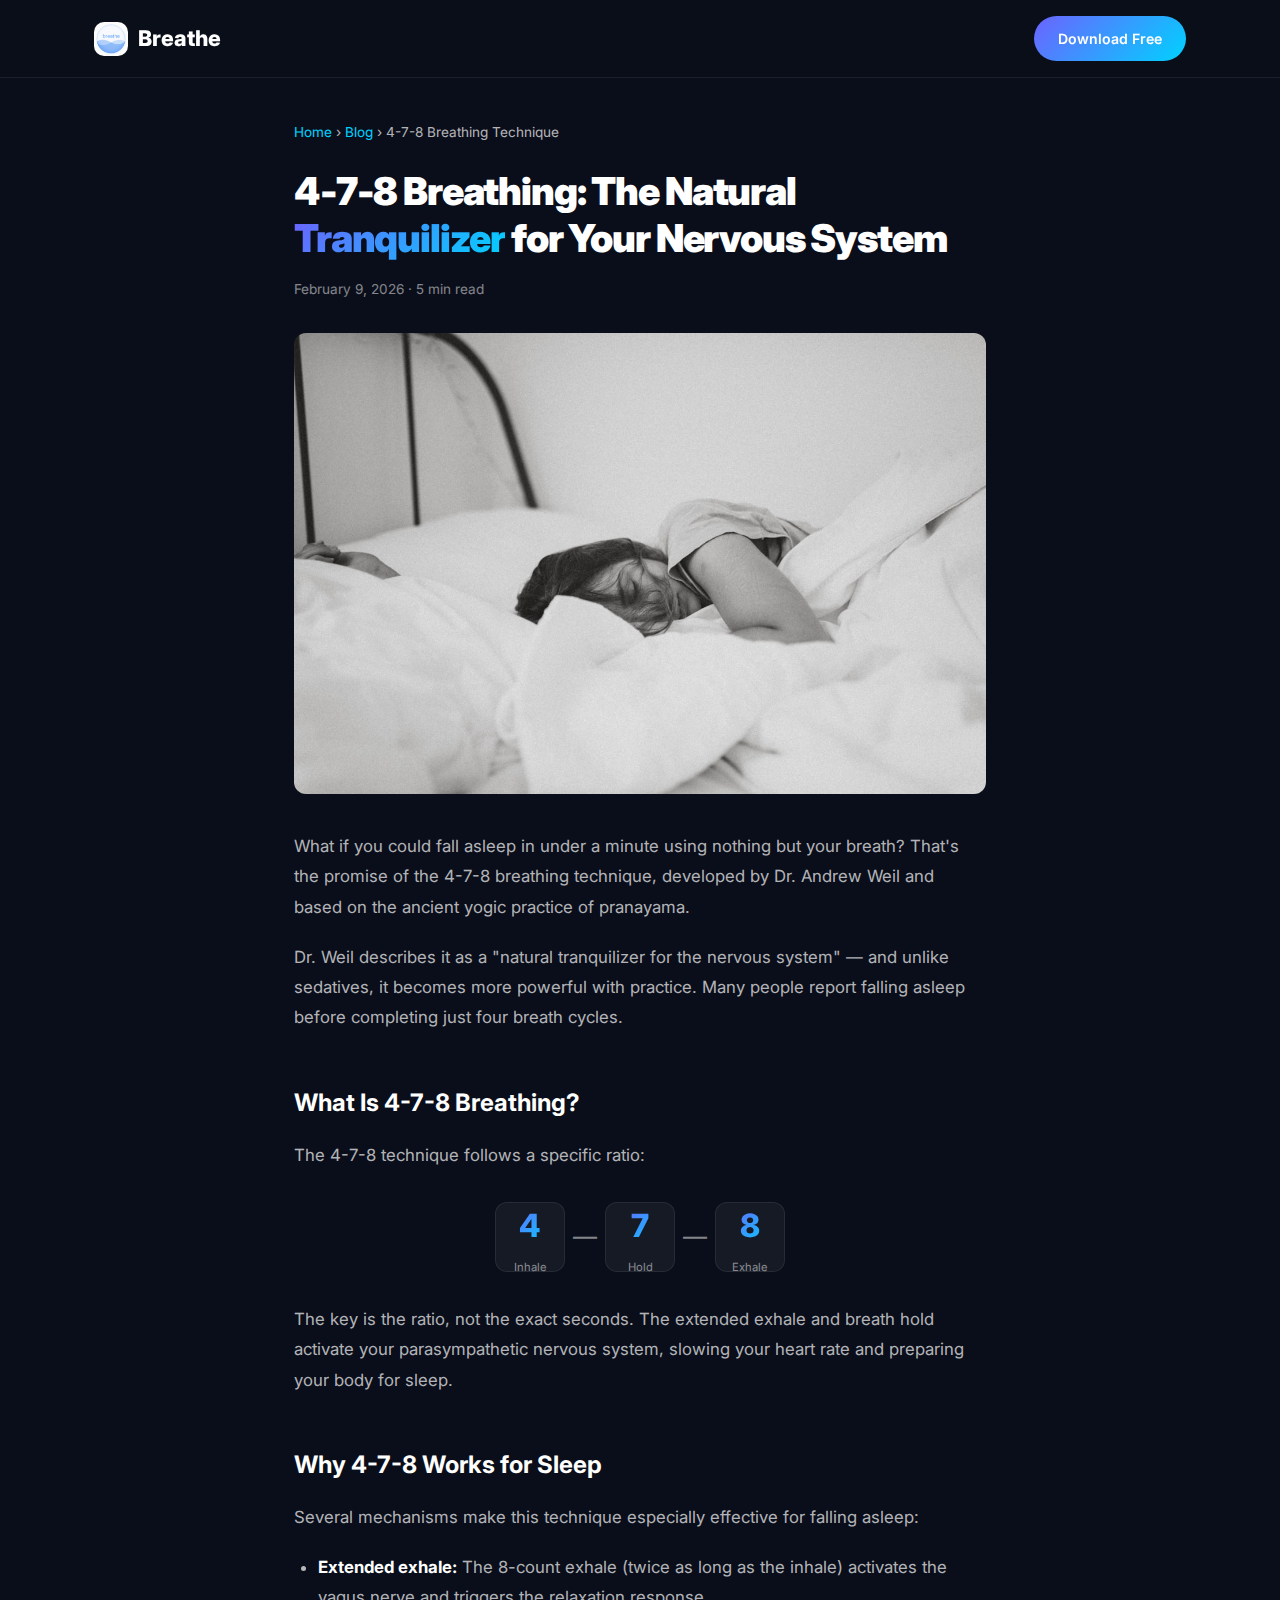
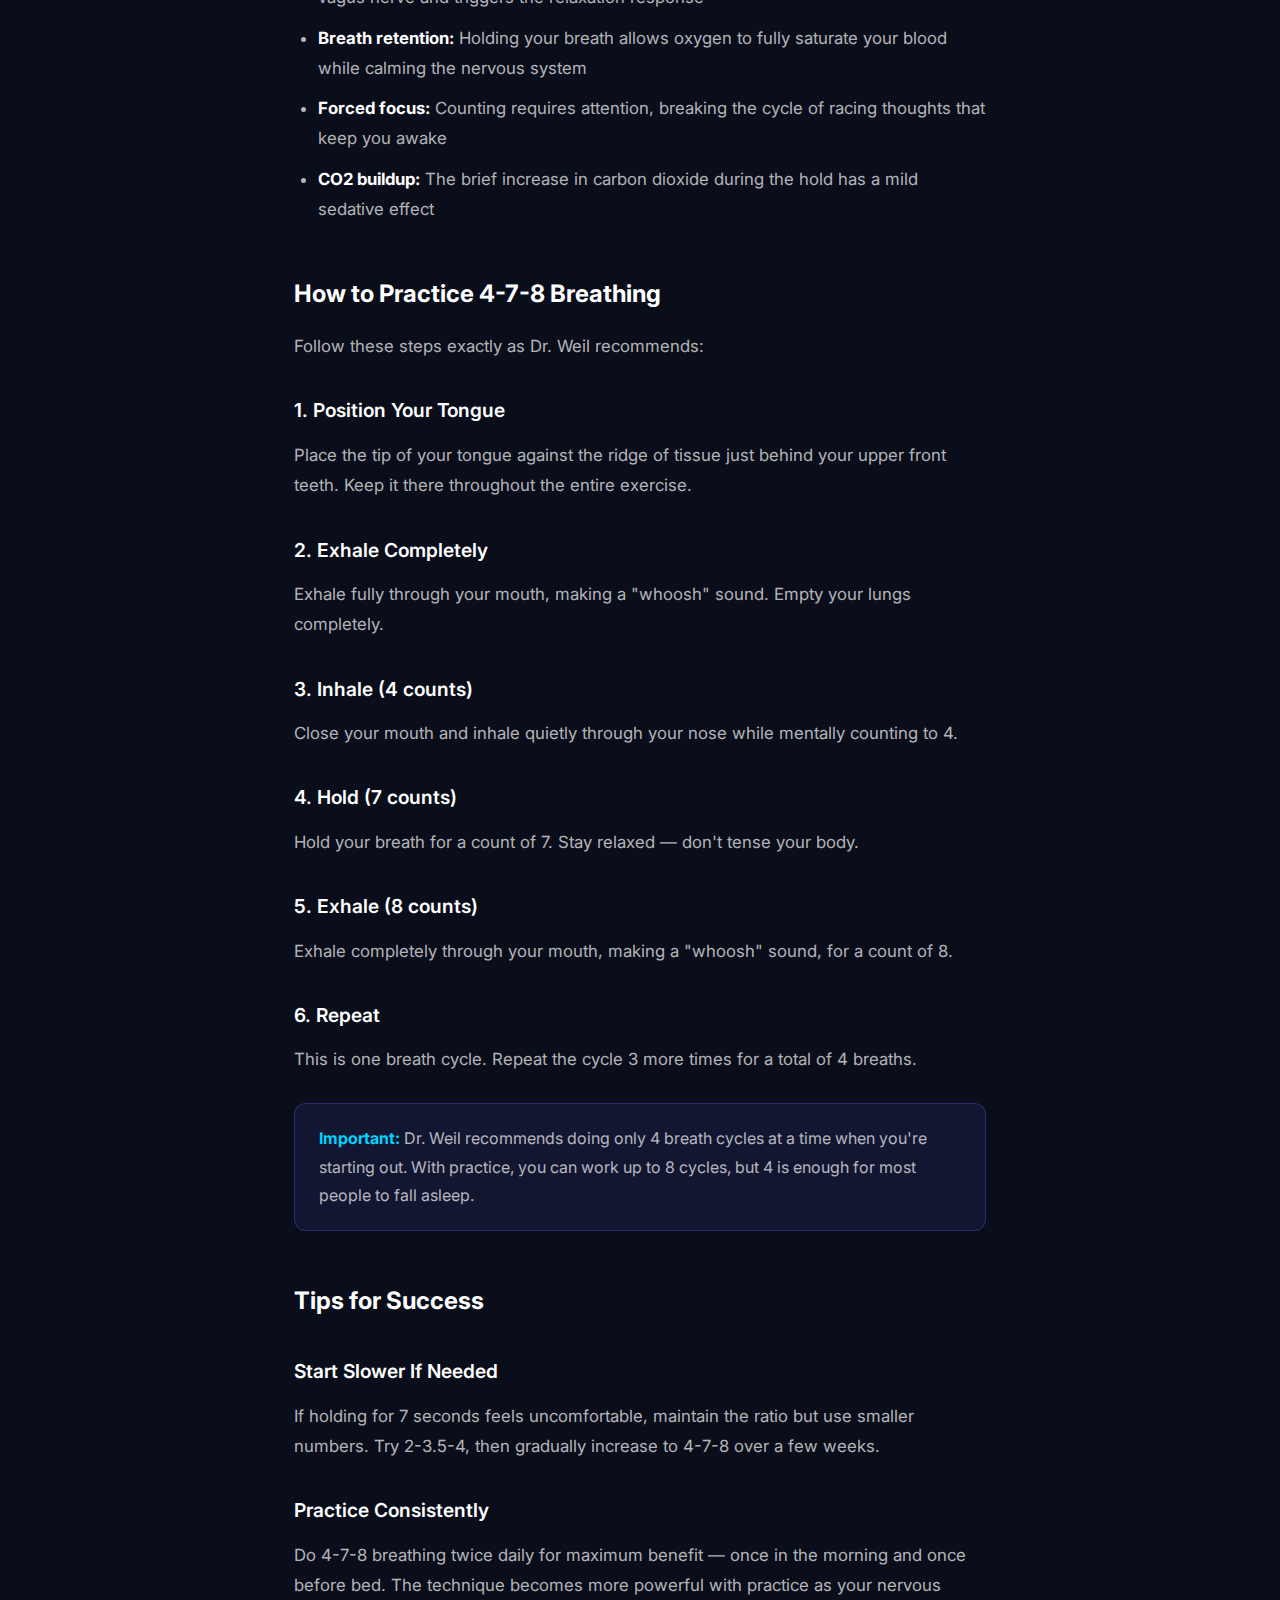
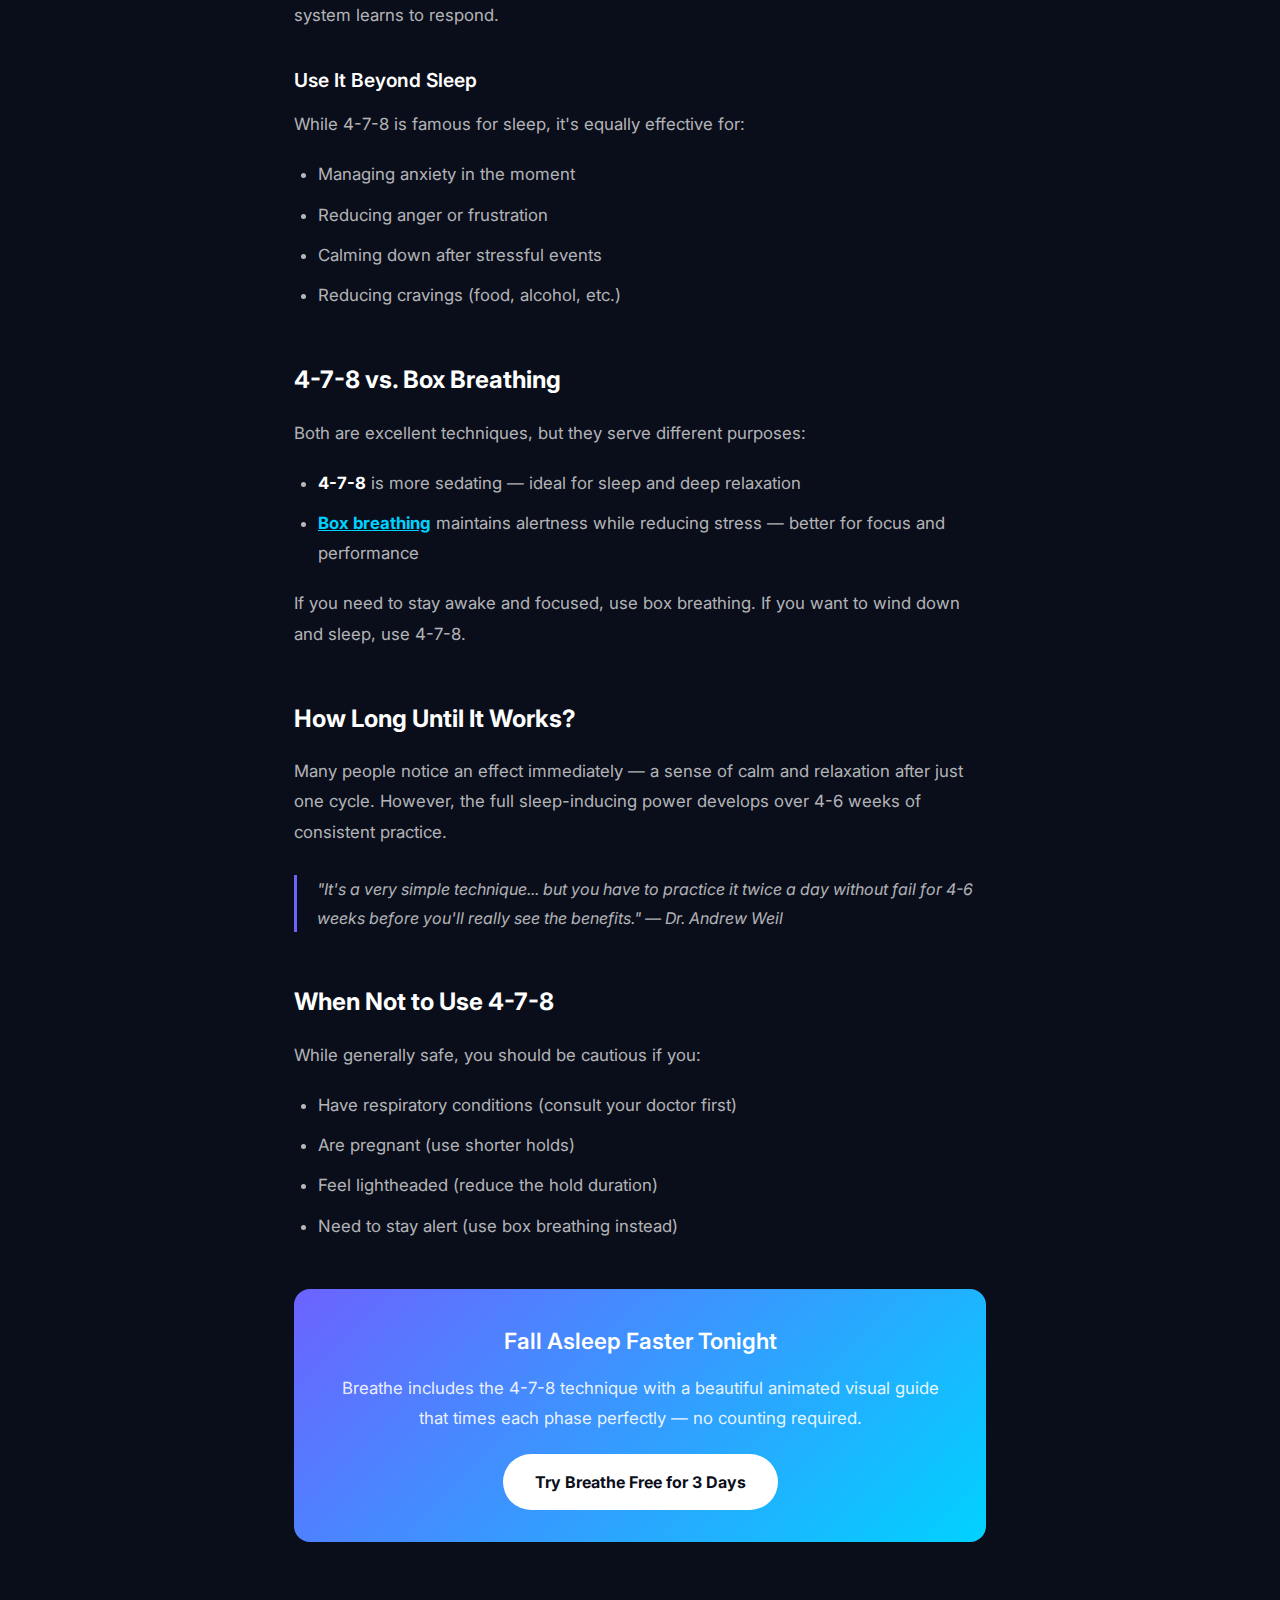
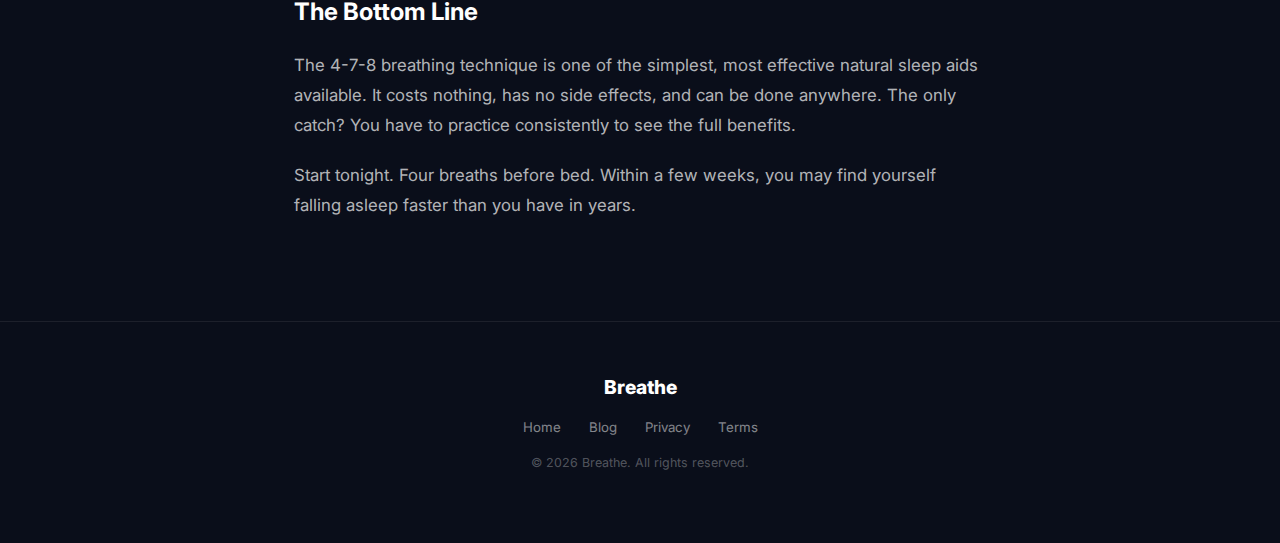
<file: blog/4-7-8-breathing-technique.html>
<!DOCTYPE html>
<html lang="en">
<head>
    <meta charset="UTF-8">
    <meta name="viewport" content="width=device-width, initial-scale=1.0">
    <title>4-7-8 Breathing: The Natural Tranquilizer for Sleep — Breathe</title>
    <meta name="description" content="Learn Dr. Andrew Weil's 4-7-8 breathing technique to fall asleep faster, reduce anxiety, and calm your nervous system. Step-by-step guide with tips.">
    <meta name="keywords" content="4-7-8 breathing, breathing for sleep, Dr. Andrew Weil breathing, fall asleep fast, relaxation breathing, anxiety breathing technique, natural sleep aid">
    <meta name="robots" content="index, follow">
    <link rel="canonical" href="https://www.meditationandsleepapp.com/blog/4-7-8-breathing-technique.html">
    <meta property="og:title" content="4-7-8 Breathing: The Natural Tranquilizer for Sleep">
    <meta property="og:description" content="Learn the breathing technique that can help you fall asleep in minutes.">
    <meta property="og:type" content="article">
    <meta property="og:url" content="https://www.meditationandsleepapp.com/blog/4-7-8-breathing-technique.html">
    <meta property="og:image" content="https://www.meditationandsleepapp.com/icon.png">
    <meta property="article:published_time" content="2026-02-09">
    <link rel="icon" type="image/png" href="../icon.png">
    <script type="application/ld+json">
    {
        "@context": "https://schema.org",
        "@type": "Article",
        "headline": "4-7-8 Breathing: The Natural Tranquilizer for Sleep",
        "description": "Learn Dr. Andrew Weil's 4-7-8 breathing technique to fall asleep faster and reduce anxiety.",
        "author": {"@type": "Organization", "name": "Breathe"},
        "publisher": {"@type": "Organization", "name": "Breathe", "logo": {"@type": "ImageObject", "url": "https://www.meditationandsleepapp.com/icon.png"}},
        "datePublished": "2026-02-09",
        "dateModified": "2026-02-09"
    }
    </script>
    <script type="application/ld+json">
    {
        "@context": "https://schema.org",
        "@type": "HowTo",
        "name": "How to Practice 4-7-8 Breathing",
        "description": "A step-by-step guide to the 4-7-8 breathing technique for sleep and relaxation.",
        "totalTime": "PT2M",
        "step": [
            {"@type": "HowToStep", "name": "Position your tongue", "text": "Place the tip of your tongue against the ridge behind your upper front teeth."},
            {"@type": "HowToStep", "name": "Exhale completely", "text": "Exhale completely through your mouth, making a whoosh sound."},
            {"@type": "HowToStep", "name": "Inhale", "text": "Close your mouth and inhale quietly through your nose for 4 seconds."},
            {"@type": "HowToStep", "name": "Hold", "text": "Hold your breath for 7 seconds."},
            {"@type": "HowToStep", "name": "Exhale", "text": "Exhale completely through your mouth for 8 seconds, making a whoosh sound."},
            {"@type": "HowToStep", "name": "Repeat", "text": "Repeat the cycle 3 more times for a total of 4 breaths."}
        ]
    }
    </script>
    <link rel="preconnect" href="https://fonts.googleapis.com">
    <link rel="preconnect" href="https://fonts.gstatic.com" crossorigin>
    <link href="https://fonts.googleapis.com/css2?family=Inter:wght@400;500;600;700;800&display=swap" rel="stylesheet">
    <style>
        *, *::before, *::after { margin: 0; padding: 0; box-sizing: border-box; }
        :root { --navy: #0a0e1a; --white: #fff; --white-70: rgba(255,255,255,0.7); --white-50: rgba(255,255,255,0.5); --white-10: rgba(255,255,255,0.08); --accent: #6C63FF; --accent2: #00D2FF; --gradient: linear-gradient(135deg, #6C63FF, #00D2FF); }
        html { scroll-behavior: smooth; }
        body { font-family: 'Inter', -apple-system, BlinkMacSystemFont, sans-serif; background: var(--navy); color: var(--white-70); line-height: 1.8; -webkit-font-smoothing: antialiased; }
        .nav { position: fixed; top: 0; left: 0; right: 0; z-index: 100; background: rgba(10,14,26,0.85); backdrop-filter: blur(24px); border-bottom: 1px solid var(--white-10); }
        .nav-inner { max-width: 1140px; margin: 0 auto; padding: 16px 24px; display: flex; justify-content: space-between; align-items: center; }
        .nav-logo { font-size: 1.35rem; font-weight: 800; color: var(--white); text-decoration: none; display: flex; align-items: center; gap: 10px; }
        .nav-icon { width: 34px; height: 34px; border-radius: 10px; }
        .nav-cta { background: var(--gradient); color: var(--white); text-decoration: none; padding: 10px 24px; border-radius: 50px; font-weight: 600; font-size: 0.88rem; }
        article { max-width: 740px; margin: 0 auto; padding: 120px 24px 80px; }
        .breadcrumb { font-size: 0.85rem; margin-bottom: 24px; }
        .breadcrumb a { color: var(--accent2); text-decoration: none; }
        .article-meta { font-size: 0.85rem; color: var(--white-50); margin-bottom: 32px; }
        h1 { color: var(--white); font-size: 2.4rem; font-weight: 900; letter-spacing: -0.03em; margin-bottom: 16px; line-height: 1.2; }
        .gradient-text { background: var(--gradient); -webkit-background-clip: text; -webkit-text-fill-color: transparent; }
        h2 { color: var(--white); font-size: 1.5rem; font-weight: 700; margin-top: 48px; margin-bottom: 16px; }
        h3 { color: var(--white); font-size: 1.2rem; font-weight: 600; margin-top: 32px; margin-bottom: 12px; }
        p { margin-bottom: 20px; font-size: 1.05rem; }
        ul, ol { padding-left: 24px; margin-bottom: 20px; }
        li { margin-bottom: 10px; font-size: 1.05rem; }
        strong { color: var(--white); }
        a { color: var(--accent2); }
        blockquote { border-left: 3px solid var(--accent); padding-left: 20px; margin: 28px 0; font-style: italic; }
        .tip-box { background: rgba(108,99,255,0.1); border: 1px solid rgba(108,99,255,0.3); border-radius: 12px; padding: 20px 24px; margin: 28px 0; }
        .tip-box strong { color: var(--accent2); }
        .ratio-visual { display: flex; align-items: center; justify-content: center; gap: 8px; margin: 32px 0; flex-wrap: wrap; }
        .ratio-num { width: 70px; height: 70px; display: flex; flex-direction: column; align-items: center; justify-content: center; background: rgba(255,255,255,0.05); border: 1px solid var(--white-10); border-radius: 12px; }
        .ratio-num .big { font-size: 2rem; font-weight: 800; background: var(--gradient); -webkit-background-clip: text; -webkit-text-fill-color: transparent; }
        .ratio-num .small { font-size: 0.7rem; color: var(--white-50); margin-top: 2px; }
        .ratio-dash { font-size: 1.5rem; color: var(--white-50); }
        .cta-box { background: var(--gradient); border-radius: 16px; padding: 32px; text-align: center; margin: 48px 0; }
        .cta-box h3 { color: var(--white); margin-top: 0; margin-bottom: 12px; font-size: 1.4rem; }
        .cta-box p { color: rgba(255,255,255,0.9); margin-bottom: 20px; }
        .cta-box a { display: inline-block; background: var(--white); color: var(--navy); padding: 14px 32px; border-radius: 50px; font-weight: 700; text-decoration: none; }
        .footer { padding: 48px 0; border-top: 1px solid var(--white-10); text-align: center; }
        .footer-inner { max-width: 1140px; margin: 0 auto; padding: 0 24px; }
        .footer-brand { font-size: 1.2rem; font-weight: 800; color: var(--white); margin-bottom: 12px; }
        .footer-links { display: flex; justify-content: center; gap: 28px; margin-bottom: 12px; flex-wrap: wrap; }
        .footer-links a { color: var(--white-50); font-size: 0.83rem; text-decoration: none; }
        .footer-copy { font-size: 0.78rem; color: rgba(255,255,255,0.3); }
        @media (max-width: 480px) { h1 { font-size: 1.8rem; } article { padding: 100px 16px 60px; } }
    </style>
</head>
<body>

<nav class="nav">
    <div class="nav-inner">
        <a href="../index.html" class="nav-logo"><img src="../icon.png" alt="Breathe" class="nav-icon">Breathe</a>
        <a href="https://apps.apple.com/us/app/breathe-meditation-sleep/id6758229420" class="nav-cta">Download Free</a>
    </div>
</nav>

<article>
    <nav class="breadcrumb">
        <a href="../index.html">Home</a> &rsaquo; <a href="index.html">Blog</a> &rsaquo; 4-7-8 Breathing Technique
    </nav>

    <h1>4-7-8 Breathing: The Natural <span class="gradient-text">Tranquilizer</span> for Your Nervous System</h1>
    <div class="article-meta">February 9, 2026 · 5 min read</div>

    <img src="images/calm.jpg" alt="Calm peaceful scene for relaxation" style="width:100%;border-radius:12px;margin-bottom:28px;">

    <p>What if you could fall asleep in under a minute using nothing but your breath? That's the promise of the 4-7-8 breathing technique, developed by Dr. Andrew Weil and based on the ancient yogic practice of pranayama.</p>

    <p>Dr. Weil describes it as a "natural tranquilizer for the nervous system" — and unlike sedatives, it becomes more powerful with practice. Many people report falling asleep before completing just four breath cycles.</p>

    <h2>What Is 4-7-8 Breathing?</h2>
    <p>The 4-7-8 technique follows a specific ratio:</p>

    <div class="ratio-visual">
        <div class="ratio-num">
            <span class="big">4</span>
            <span class="small">Inhale</span>
        </div>
        <span class="ratio-dash">—</span>
        <div class="ratio-num">
            <span class="big">7</span>
            <span class="small">Hold</span>
        </div>
        <span class="ratio-dash">—</span>
        <div class="ratio-num">
            <span class="big">8</span>
            <span class="small">Exhale</span>
        </div>
    </div>

    <p>The key is the ratio, not the exact seconds. The extended exhale and breath hold activate your parasympathetic nervous system, slowing your heart rate and preparing your body for sleep.</p>

    <h2>Why 4-7-8 Works for Sleep</h2>
    <p>Several mechanisms make this technique especially effective for falling asleep:</p>

    <ul>
        <li><strong>Extended exhale:</strong> The 8-count exhale (twice as long as the inhale) activates the vagus nerve and triggers the relaxation response</li>
        <li><strong>Breath retention:</strong> Holding your breath allows oxygen to fully saturate your blood while calming the nervous system</li>
        <li><strong>Forced focus:</strong> Counting requires attention, breaking the cycle of racing thoughts that keep you awake</li>
        <li><strong>CO2 buildup:</strong> The brief increase in carbon dioxide during the hold has a mild sedative effect</li>
    </ul>

    <h2>How to Practice 4-7-8 Breathing</h2>
    <p>Follow these steps exactly as Dr. Weil recommends:</p>

    <h3>1. Position Your Tongue</h3>
    <p>Place the tip of your tongue against the ridge of tissue just behind your upper front teeth. Keep it there throughout the entire exercise.</p>

    <h3>2. Exhale Completely</h3>
    <p>Exhale fully through your mouth, making a "whoosh" sound. Empty your lungs completely.</p>

    <h3>3. Inhale (4 counts)</h3>
    <p>Close your mouth and inhale quietly through your nose while mentally counting to 4.</p>

    <h3>4. Hold (7 counts)</h3>
    <p>Hold your breath for a count of 7. Stay relaxed — don't tense your body.</p>

    <h3>5. Exhale (8 counts)</h3>
    <p>Exhale completely through your mouth, making a "whoosh" sound, for a count of 8.</p>

    <h3>6. Repeat</h3>
    <p>This is one breath cycle. Repeat the cycle 3 more times for a total of 4 breaths.</p>

    <div class="tip-box">
        <strong>Important:</strong> Dr. Weil recommends doing only 4 breath cycles at a time when you're starting out. With practice, you can work up to 8 cycles, but 4 is enough for most people to fall asleep.
    </div>

    <h2>Tips for Success</h2>

    <h3>Start Slower If Needed</h3>
    <p>If holding for 7 seconds feels uncomfortable, maintain the ratio but use smaller numbers. Try 2-3.5-4, then gradually increase to 4-7-8 over a few weeks.</p>

    <h3>Practice Consistently</h3>
    <p>Do 4-7-8 breathing twice daily for maximum benefit — once in the morning and once before bed. The technique becomes more powerful with practice as your nervous system learns to respond.</p>

    <h3>Use It Beyond Sleep</h3>
    <p>While 4-7-8 is famous for sleep, it's equally effective for:</p>
    <ul>
        <li>Managing anxiety in the moment</li>
        <li>Reducing anger or frustration</li>
        <li>Calming down after stressful events</li>
        <li>Reducing cravings (food, alcohol, etc.)</li>
    </ul>

    <h2>4-7-8 vs. Box Breathing</h2>
    <p>Both are excellent techniques, but they serve different purposes:</p>

    <ul>
        <li><strong>4-7-8</strong> is more sedating — ideal for sleep and deep relaxation</li>
        <li><strong><a href="box-breathing-guide.html">Box breathing</a></strong> maintains alertness while reducing stress — better for focus and performance</li>
    </ul>

    <p>If you need to stay awake and focused, use box breathing. If you want to wind down and sleep, use 4-7-8.</p>

    <h2>How Long Until It Works?</h2>
    <p>Many people notice an effect immediately — a sense of calm and relaxation after just one cycle. However, the full sleep-inducing power develops over 4-6 weeks of consistent practice.</p>

    <blockquote>
        "It's a very simple technique... but you have to practice it twice a day without fail for 4-6 weeks before you'll really see the benefits." — Dr. Andrew Weil
    </blockquote>

    <h2>When Not to Use 4-7-8</h2>
    <p>While generally safe, you should be cautious if you:</p>
    <ul>
        <li>Have respiratory conditions (consult your doctor first)</li>
        <li>Are pregnant (use shorter holds)</li>
        <li>Feel lightheaded (reduce the hold duration)</li>
        <li>Need to stay alert (use box breathing instead)</li>
    </ul>

    <div class="cta-box">
        <h3>Fall Asleep Faster Tonight</h3>
        <p>Breathe includes the 4-7-8 technique with a beautiful animated visual guide that times each phase perfectly — no counting required.</p>
        <a href="https://apps.apple.com/us/app/breathe-meditation-sleep/id6758229420">Try Breathe Free for 3 Days</a>
    </div>

    <h2>The Bottom Line</h2>
    <p>The 4-7-8 breathing technique is one of the simplest, most effective natural sleep aids available. It costs nothing, has no side effects, and can be done anywhere. The only catch? You have to practice consistently to see the full benefits.</p>

    <p>Start tonight. Four breaths before bed. Within a few weeks, you may find yourself falling asleep faster than you have in years.</p>
</article>

<footer class="footer">
    <div class="footer-inner">
        <div class="footer-brand">Breathe</div>
        <div class="footer-links">
            <a href="../index.html">Home</a>
            <a href="index.html">Blog</a>
            <a href="../privacy.html">Privacy</a>
            <a href="../terms.html">Terms</a>
        </div>
        <p class="footer-copy">&copy; 2026 Breathe. All rights reserved.</p>
    </div>
</footer>

</body>
</html>
</file>
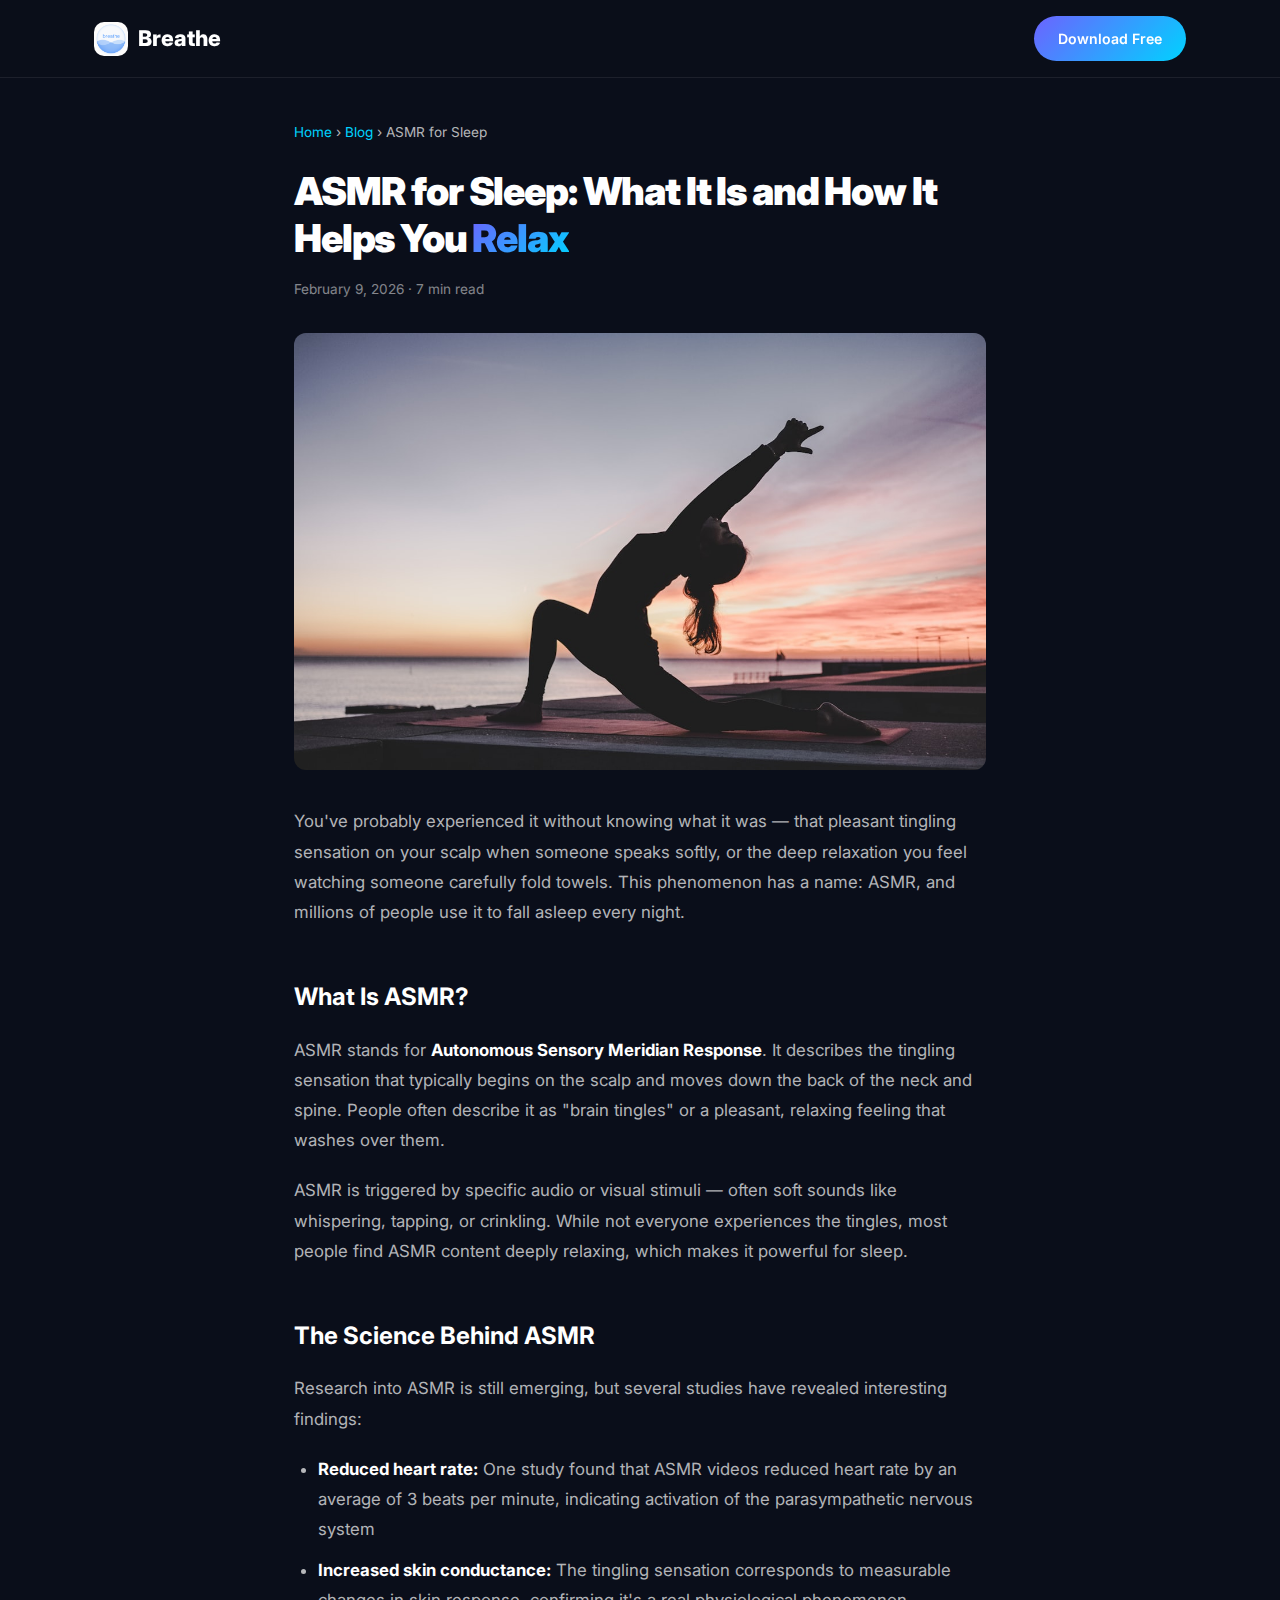
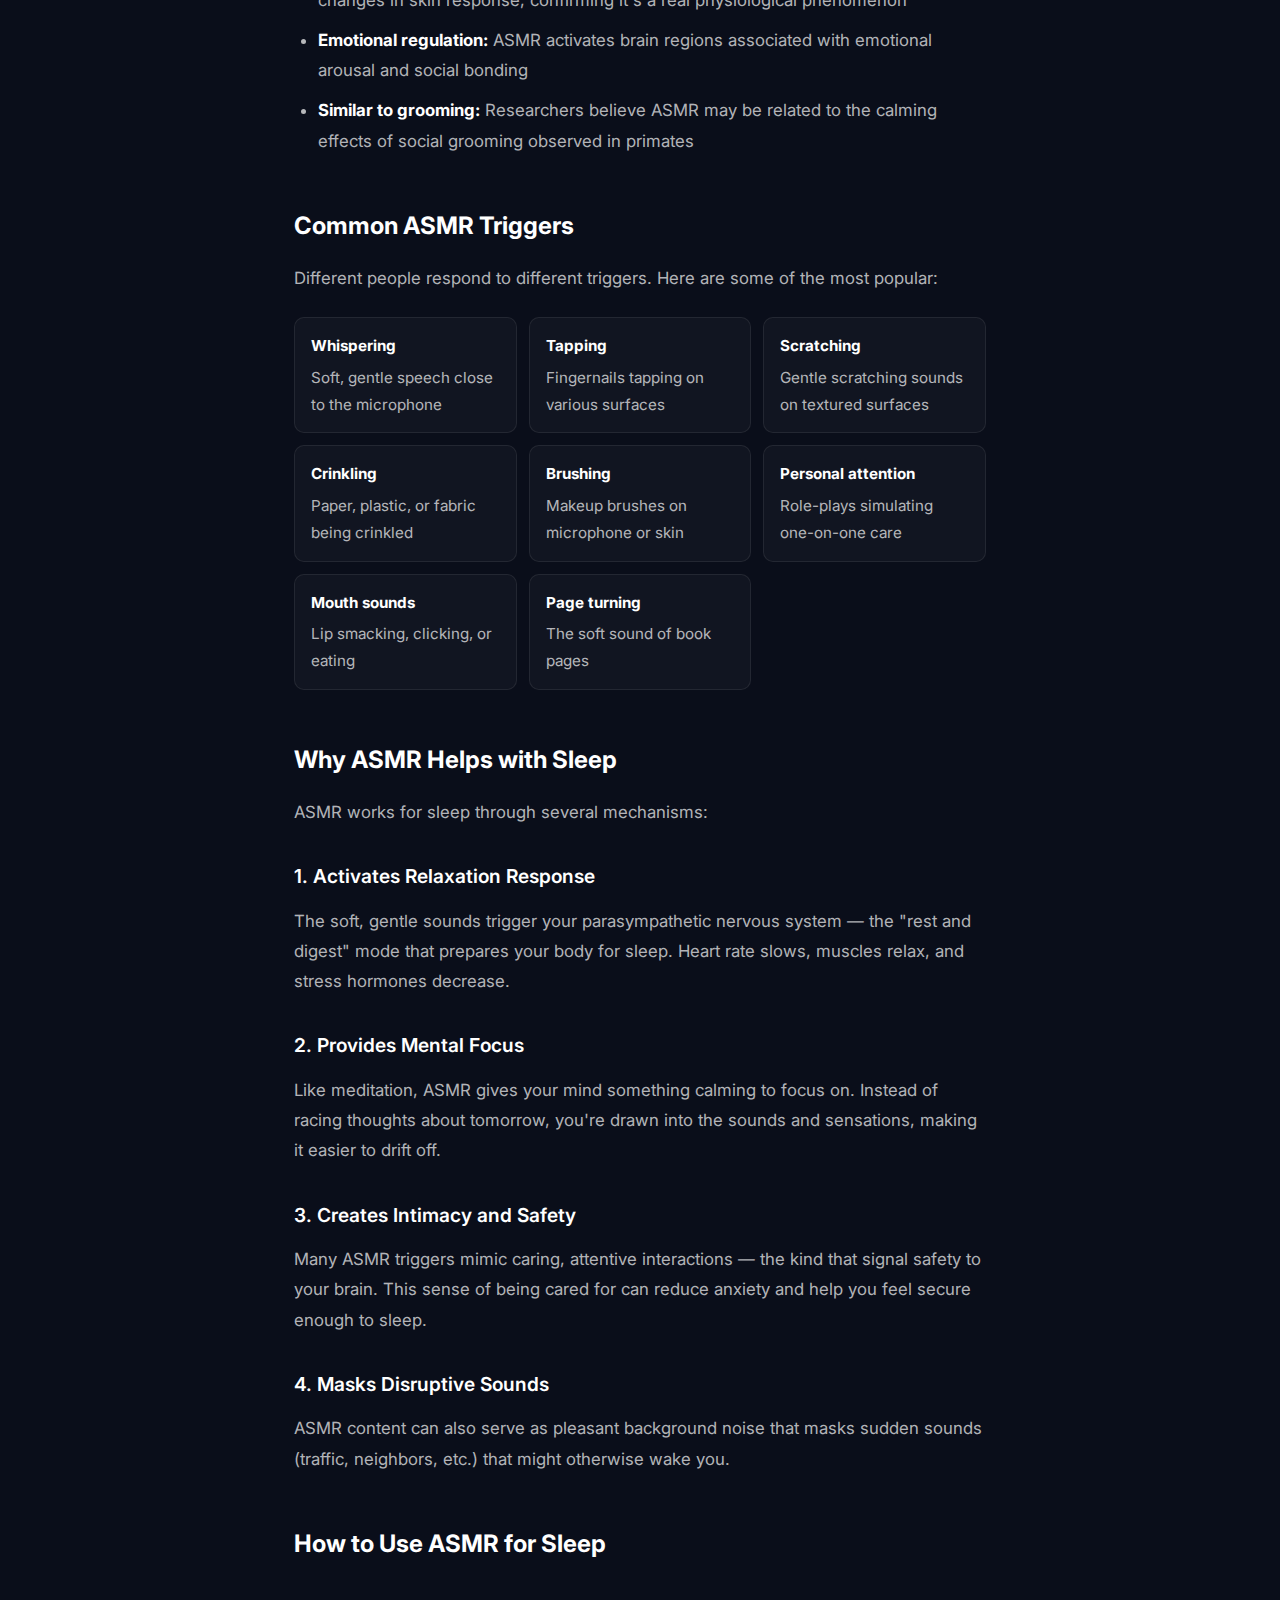
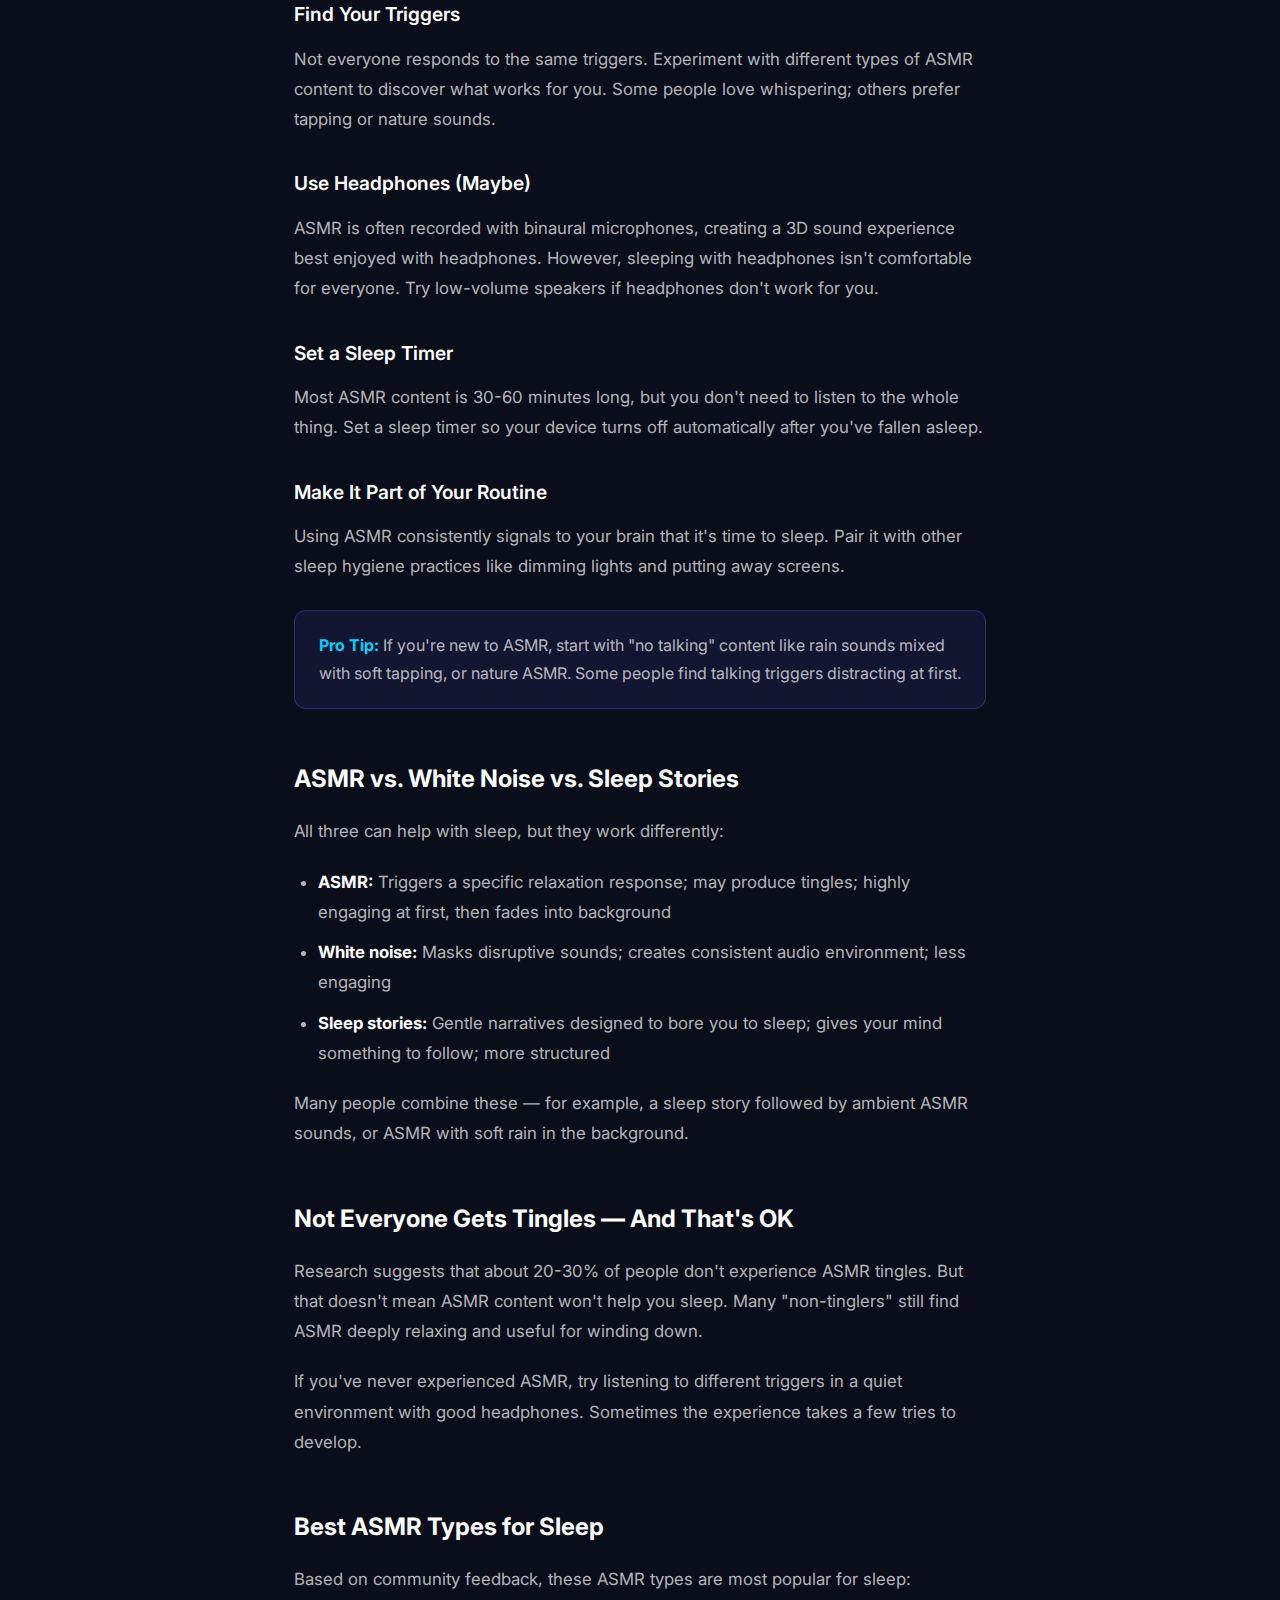
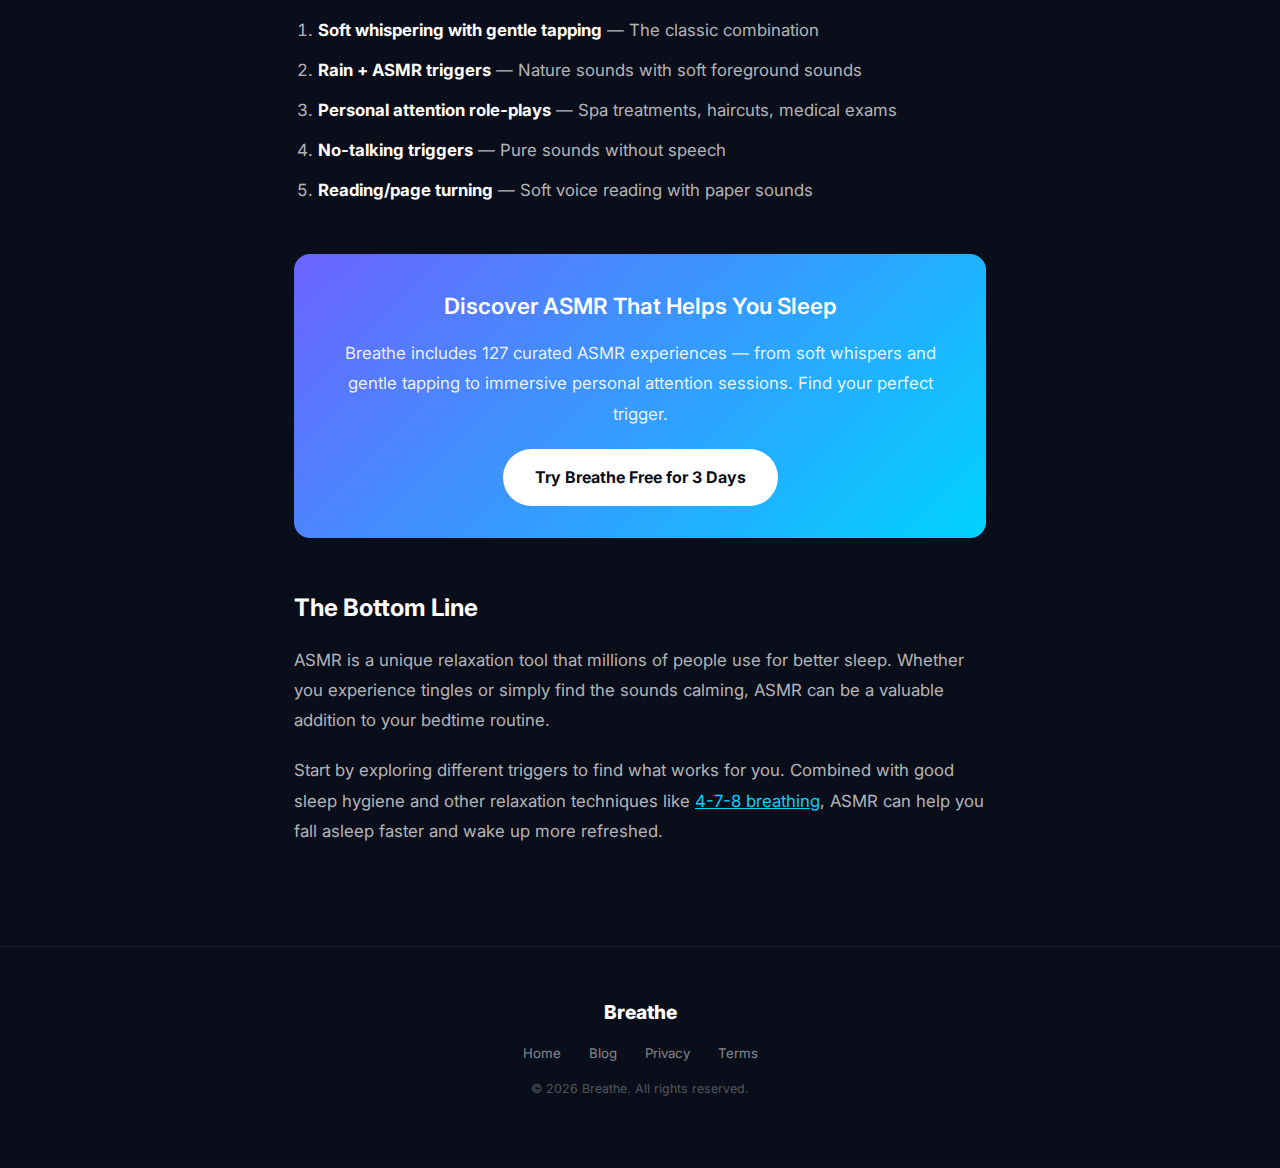
<file: blog/asmr-for-sleep.html>
<!DOCTYPE html>
<html lang="en">
<head>
    <meta charset="UTF-8">
    <meta name="viewport" content="width=device-width, initial-scale=1.0">
    <title>ASMR for Sleep: What It Is and How It Helps You Relax — Breathe</title>
    <meta name="description" content="Discover what ASMR is, the science behind those pleasant tingles, and how to use ASMR content to fall asleep faster and sleep deeper.">
    <meta name="keywords" content="ASMR for sleep, what is ASMR, ASMR tingles, ASMR relaxation, sleep sounds, ASMR triggers, autonomous sensory meridian response">
    <meta name="robots" content="index, follow">
    <link rel="canonical" href="https://meditationandsleepapp.com/blog/asmr-for-sleep.html">
    <meta property="og:title" content="ASMR for Sleep: What It Is and How It Helps You Relax">
    <meta property="og:description" content="Discover what ASMR is and how to use it for better sleep.">
    <meta property="og:type" content="article">
    <meta property="og:url" content="https://meditationandsleepapp.com/blog/asmr-for-sleep.html">
    <meta property="og:image" content="https://meditationandsleepapp.com/blog/images/relaxation.jpg">
    <meta property="article:published_time" content="2026-02-09">
    <link rel="icon" type="image/png" href="../icon.png">
    <script type="application/ld+json">
    {
        "@context": "https://schema.org",
        "@type": "Article",
        "headline": "ASMR for Sleep: What It Is and How It Helps You Relax",
        "description": "Discover what ASMR is, the science behind those pleasant tingles, and how to use ASMR content for better sleep.",
        "author": {"@type": "Organization", "name": "Breathe"},
        "publisher": {"@type": "Organization", "name": "Breathe", "logo": {"@type": "ImageObject", "url": "https://meditationandsleepapp.com/icon.png"}},
        "datePublished": "2026-02-09",
        "dateModified": "2026-02-09"
    }
    </script>
    <link rel="preconnect" href="https://fonts.googleapis.com">
    <link rel="preconnect" href="https://fonts.gstatic.com" crossorigin>
    <link href="https://fonts.googleapis.com/css2?family=Inter:wght@400;500;600;700;800&display=swap" rel="stylesheet">
    <style>
        *, *::before, *::after { margin: 0; padding: 0; box-sizing: border-box; }
        :root { --navy: #0a0e1a; --white: #fff; --white-70: rgba(255,255,255,0.7); --white-50: rgba(255,255,255,0.5); --white-10: rgba(255,255,255,0.08); --accent: #6C63FF; --accent2: #00D2FF; --gradient: linear-gradient(135deg, #6C63FF, #00D2FF); }
        html { scroll-behavior: smooth; }
        body { font-family: 'Inter', -apple-system, BlinkMacSystemFont, sans-serif; background: var(--navy); color: var(--white-70); line-height: 1.8; -webkit-font-smoothing: antialiased; }
        .nav { position: fixed; top: 0; left: 0; right: 0; z-index: 100; background: rgba(10,14,26,0.85); backdrop-filter: blur(24px); border-bottom: 1px solid var(--white-10); }
        .nav-inner { max-width: 1140px; margin: 0 auto; padding: 16px 24px; display: flex; justify-content: space-between; align-items: center; }
        .nav-logo { font-size: 1.35rem; font-weight: 800; color: var(--white); text-decoration: none; display: flex; align-items: center; gap: 10px; }
        .nav-icon { width: 34px; height: 34px; border-radius: 10px; }
        .nav-cta { background: var(--gradient); color: var(--white); text-decoration: none; padding: 10px 24px; border-radius: 50px; font-weight: 600; font-size: 0.88rem; }
        article { max-width: 740px; margin: 0 auto; padding: 120px 24px 80px; }
        .breadcrumb { font-size: 0.85rem; margin-bottom: 24px; }
        .breadcrumb a { color: var(--accent2); text-decoration: none; }
        .article-meta { font-size: 0.85rem; color: var(--white-50); margin-bottom: 32px; }
        h1 { color: var(--white); font-size: 2.4rem; font-weight: 900; letter-spacing: -0.03em; margin-bottom: 16px; line-height: 1.2; }
        .gradient-text { background: var(--gradient); -webkit-background-clip: text; -webkit-text-fill-color: transparent; }
        h2 { color: var(--white); font-size: 1.5rem; font-weight: 700; margin-top: 48px; margin-bottom: 16px; }
        h3 { color: var(--white); font-size: 1.2rem; font-weight: 600; margin-top: 32px; margin-bottom: 12px; }
        p { margin-bottom: 20px; font-size: 1.05rem; }
        ul, ol { padding-left: 24px; margin-bottom: 20px; }
        li { margin-bottom: 10px; font-size: 1.05rem; }
        strong { color: var(--white); }
        a { color: var(--accent2); }
        .trigger-grid { display: grid; grid-template-columns: repeat(auto-fill, minmax(200px, 1fr)); gap: 12px; margin: 24px 0; }
        .trigger-item { background: rgba(255,255,255,0.03); border: 1px solid var(--white-10); border-radius: 10px; padding: 14px 16px; font-size: 0.95rem; }
        .trigger-item strong { display: block; margin-bottom: 4px; }
        .tip-box { background: rgba(108,99,255,0.1); border: 1px solid rgba(108,99,255,0.3); border-radius: 12px; padding: 20px 24px; margin: 28px 0; }
        .tip-box strong { color: var(--accent2); }
        .cta-box { background: var(--gradient); border-radius: 16px; padding: 32px; text-align: center; margin: 48px 0; }
        .cta-box h3 { color: var(--white); margin-top: 0; margin-bottom: 12px; font-size: 1.4rem; }
        .cta-box p { color: rgba(255,255,255,0.9); margin-bottom: 20px; }
        .cta-box a { display: inline-block; background: var(--white); color: var(--navy); padding: 14px 32px; border-radius: 50px; font-weight: 700; text-decoration: none; }
        .footer { padding: 48px 0; border-top: 1px solid var(--white-10); text-align: center; }
        .footer-inner { max-width: 1140px; margin: 0 auto; padding: 0 24px; }
        .footer-brand { font-size: 1.2rem; font-weight: 800; color: var(--white); margin-bottom: 12px; }
        .footer-links { display: flex; justify-content: center; gap: 28px; margin-bottom: 12px; flex-wrap: wrap; }
        .footer-links a { color: var(--white-50); font-size: 0.83rem; text-decoration: none; }
        .footer-copy { font-size: 0.78rem; color: rgba(255,255,255,0.3); }
        @media (max-width: 480px) { h1 { font-size: 1.8rem; } article { padding: 100px 16px 60px; } .trigger-grid { grid-template-columns: 1fr; } }
    </style>
</head>
<body>

<nav class="nav">
    <div class="nav-inner">
        <a href="../index.html" class="nav-logo"><img src="../icon.png" alt="Breathe" class="nav-icon">Breathe</a>
        <a href="https://apps.apple.com/us/app/breathe-meditation-sleep/id6758229420" class="nav-cta">Download Free</a>
    </div>
</nav>

<article>
    <nav class="breadcrumb">
        <a href="../index.html">Home</a> &rsaquo; <a href="index.html">Blog</a> &rsaquo; ASMR for Sleep
    </nav>

    <h1>ASMR for Sleep: What It Is and How It Helps You <span class="gradient-text">Relax</span></h1>
    <div class="article-meta">February 9, 2026 · 7 min read</div>

    <img src="images/relaxation.jpg" alt="Relaxing yoga and wellness scene" style="width:100%;border-radius:12px;margin-bottom:28px;">

    <p>You've probably experienced it without knowing what it was — that pleasant tingling sensation on your scalp when someone speaks softly, or the deep relaxation you feel watching someone carefully fold towels. This phenomenon has a name: ASMR, and millions of people use it to fall asleep every night.</p>

    <h2>What Is ASMR?</h2>
    <p>ASMR stands for <strong>Autonomous Sensory Meridian Response</strong>. It describes the tingling sensation that typically begins on the scalp and moves down the back of the neck and spine. People often describe it as "brain tingles" or a pleasant, relaxing feeling that washes over them.</p>

    <p>ASMR is triggered by specific audio or visual stimuli — often soft sounds like whispering, tapping, or crinkling. While not everyone experiences the tingles, most people find ASMR content deeply relaxing, which makes it powerful for sleep.</p>

    <h2>The Science Behind ASMR</h2>
    <p>Research into ASMR is still emerging, but several studies have revealed interesting findings:</p>

    <ul>
        <li><strong>Reduced heart rate:</strong> One study found that ASMR videos reduced heart rate by an average of 3 beats per minute, indicating activation of the parasympathetic nervous system</li>
        <li><strong>Increased skin conductance:</strong> The tingling sensation corresponds to measurable changes in skin response, confirming it's a real physiological phenomenon</li>
        <li><strong>Emotional regulation:</strong> ASMR activates brain regions associated with emotional arousal and social bonding</li>
        <li><strong>Similar to grooming:</strong> Researchers believe ASMR may be related to the calming effects of social grooming observed in primates</li>
    </ul>

    <h2>Common ASMR Triggers</h2>
    <p>Different people respond to different triggers. Here are some of the most popular:</p>

    <div class="trigger-grid">
        <div class="trigger-item">
            <strong>Whispering</strong>
            Soft, gentle speech close to the microphone
        </div>
        <div class="trigger-item">
            <strong>Tapping</strong>
            Fingernails tapping on various surfaces
        </div>
        <div class="trigger-item">
            <strong>Scratching</strong>
            Gentle scratching sounds on textured surfaces
        </div>
        <div class="trigger-item">
            <strong>Crinkling</strong>
            Paper, plastic, or fabric being crinkled
        </div>
        <div class="trigger-item">
            <strong>Brushing</strong>
            Makeup brushes on microphone or skin
        </div>
        <div class="trigger-item">
            <strong>Personal attention</strong>
            Role-plays simulating one-on-one care
        </div>
        <div class="trigger-item">
            <strong>Mouth sounds</strong>
            Lip smacking, clicking, or eating
        </div>
        <div class="trigger-item">
            <strong>Page turning</strong>
            The soft sound of book pages
        </div>
    </div>

    <h2>Why ASMR Helps with Sleep</h2>
    <p>ASMR works for sleep through several mechanisms:</p>

    <h3>1. Activates Relaxation Response</h3>
    <p>The soft, gentle sounds trigger your parasympathetic nervous system — the "rest and digest" mode that prepares your body for sleep. Heart rate slows, muscles relax, and stress hormones decrease.</p>

    <h3>2. Provides Mental Focus</h3>
    <p>Like meditation, ASMR gives your mind something calming to focus on. Instead of racing thoughts about tomorrow, you're drawn into the sounds and sensations, making it easier to drift off.</p>

    <h3>3. Creates Intimacy and Safety</h3>
    <p>Many ASMR triggers mimic caring, attentive interactions — the kind that signal safety to your brain. This sense of being cared for can reduce anxiety and help you feel secure enough to sleep.</p>

    <h3>4. Masks Disruptive Sounds</h3>
    <p>ASMR content can also serve as pleasant background noise that masks sudden sounds (traffic, neighbors, etc.) that might otherwise wake you.</p>

    <h2>How to Use ASMR for Sleep</h2>

    <h3>Find Your Triggers</h3>
    <p>Not everyone responds to the same triggers. Experiment with different types of ASMR content to discover what works for you. Some people love whispering; others prefer tapping or nature sounds.</p>

    <h3>Use Headphones (Maybe)</h3>
    <p>ASMR is often recorded with binaural microphones, creating a 3D sound experience best enjoyed with headphones. However, sleeping with headphones isn't comfortable for everyone. Try low-volume speakers if headphones don't work for you.</p>

    <h3>Set a Sleep Timer</h3>
    <p>Most ASMR content is 30-60 minutes long, but you don't need to listen to the whole thing. Set a sleep timer so your device turns off automatically after you've fallen asleep.</p>

    <h3>Make It Part of Your Routine</h3>
    <p>Using ASMR consistently signals to your brain that it's time to sleep. Pair it with other sleep hygiene practices like dimming lights and putting away screens.</p>

    <div class="tip-box">
        <strong>Pro Tip:</strong> If you're new to ASMR, start with "no talking" content like rain sounds mixed with soft tapping, or nature ASMR. Some people find talking triggers distracting at first.
    </div>

    <h2>ASMR vs. White Noise vs. Sleep Stories</h2>
    <p>All three can help with sleep, but they work differently:</p>

    <ul>
        <li><strong>ASMR:</strong> Triggers a specific relaxation response; may produce tingles; highly engaging at first, then fades into background</li>
        <li><strong>White noise:</strong> Masks disruptive sounds; creates consistent audio environment; less engaging</li>
        <li><strong>Sleep stories:</strong> Gentle narratives designed to bore you to sleep; gives your mind something to follow; more structured</li>
    </ul>

    <p>Many people combine these — for example, a sleep story followed by ambient ASMR sounds, or ASMR with soft rain in the background.</p>

    <h2>Not Everyone Gets Tingles — And That's OK</h2>
    <p>Research suggests that about 20-30% of people don't experience ASMR tingles. But that doesn't mean ASMR content won't help you sleep. Many "non-tinglers" still find ASMR deeply relaxing and useful for winding down.</p>

    <p>If you've never experienced ASMR, try listening to different triggers in a quiet environment with good headphones. Sometimes the experience takes a few tries to develop.</p>

    <h2>Best ASMR Types for Sleep</h2>
    <p>Based on community feedback, these ASMR types are most popular for sleep:</p>

    <ol>
        <li><strong>Soft whispering with gentle tapping</strong> — The classic combination</li>
        <li><strong>Rain + ASMR triggers</strong> — Nature sounds with soft foreground sounds</li>
        <li><strong>Personal attention role-plays</strong> — Spa treatments, haircuts, medical exams</li>
        <li><strong>No-talking triggers</strong> — Pure sounds without speech</li>
        <li><strong>Reading/page turning</strong> — Soft voice reading with paper sounds</li>
    </ol>

    <div class="cta-box">
        <h3>Discover ASMR That Helps You Sleep</h3>
        <p>Breathe includes 127 curated ASMR experiences — from soft whispers and gentle tapping to immersive personal attention sessions. Find your perfect trigger.</p>
        <a href="https://apps.apple.com/us/app/breathe-meditation-sleep/id6758229420">Try Breathe Free for 3 Days</a>
    </div>

    <h2>The Bottom Line</h2>
    <p>ASMR is a unique relaxation tool that millions of people use for better sleep. Whether you experience tingles or simply find the sounds calming, ASMR can be a valuable addition to your bedtime routine.</p>

    <p>Start by exploring different triggers to find what works for you. Combined with good sleep hygiene and other relaxation techniques like <a href="4-7-8-breathing-technique.html">4-7-8 breathing</a>, ASMR can help you fall asleep faster and wake up more refreshed.</p>
</article>

<footer class="footer">
    <div class="footer-inner">
        <div class="footer-brand">Breathe</div>
        <div class="footer-links">
            <a href="../index.html">Home</a>
            <a href="index.html">Blog</a>
            <a href="../privacy.html">Privacy</a>
            <a href="../terms.html">Terms</a>
        </div>
        <p class="footer-copy">&copy; 2026 Breathe. All rights reserved.</p>
    </div>
</footer>

</body>
</html>
</file>
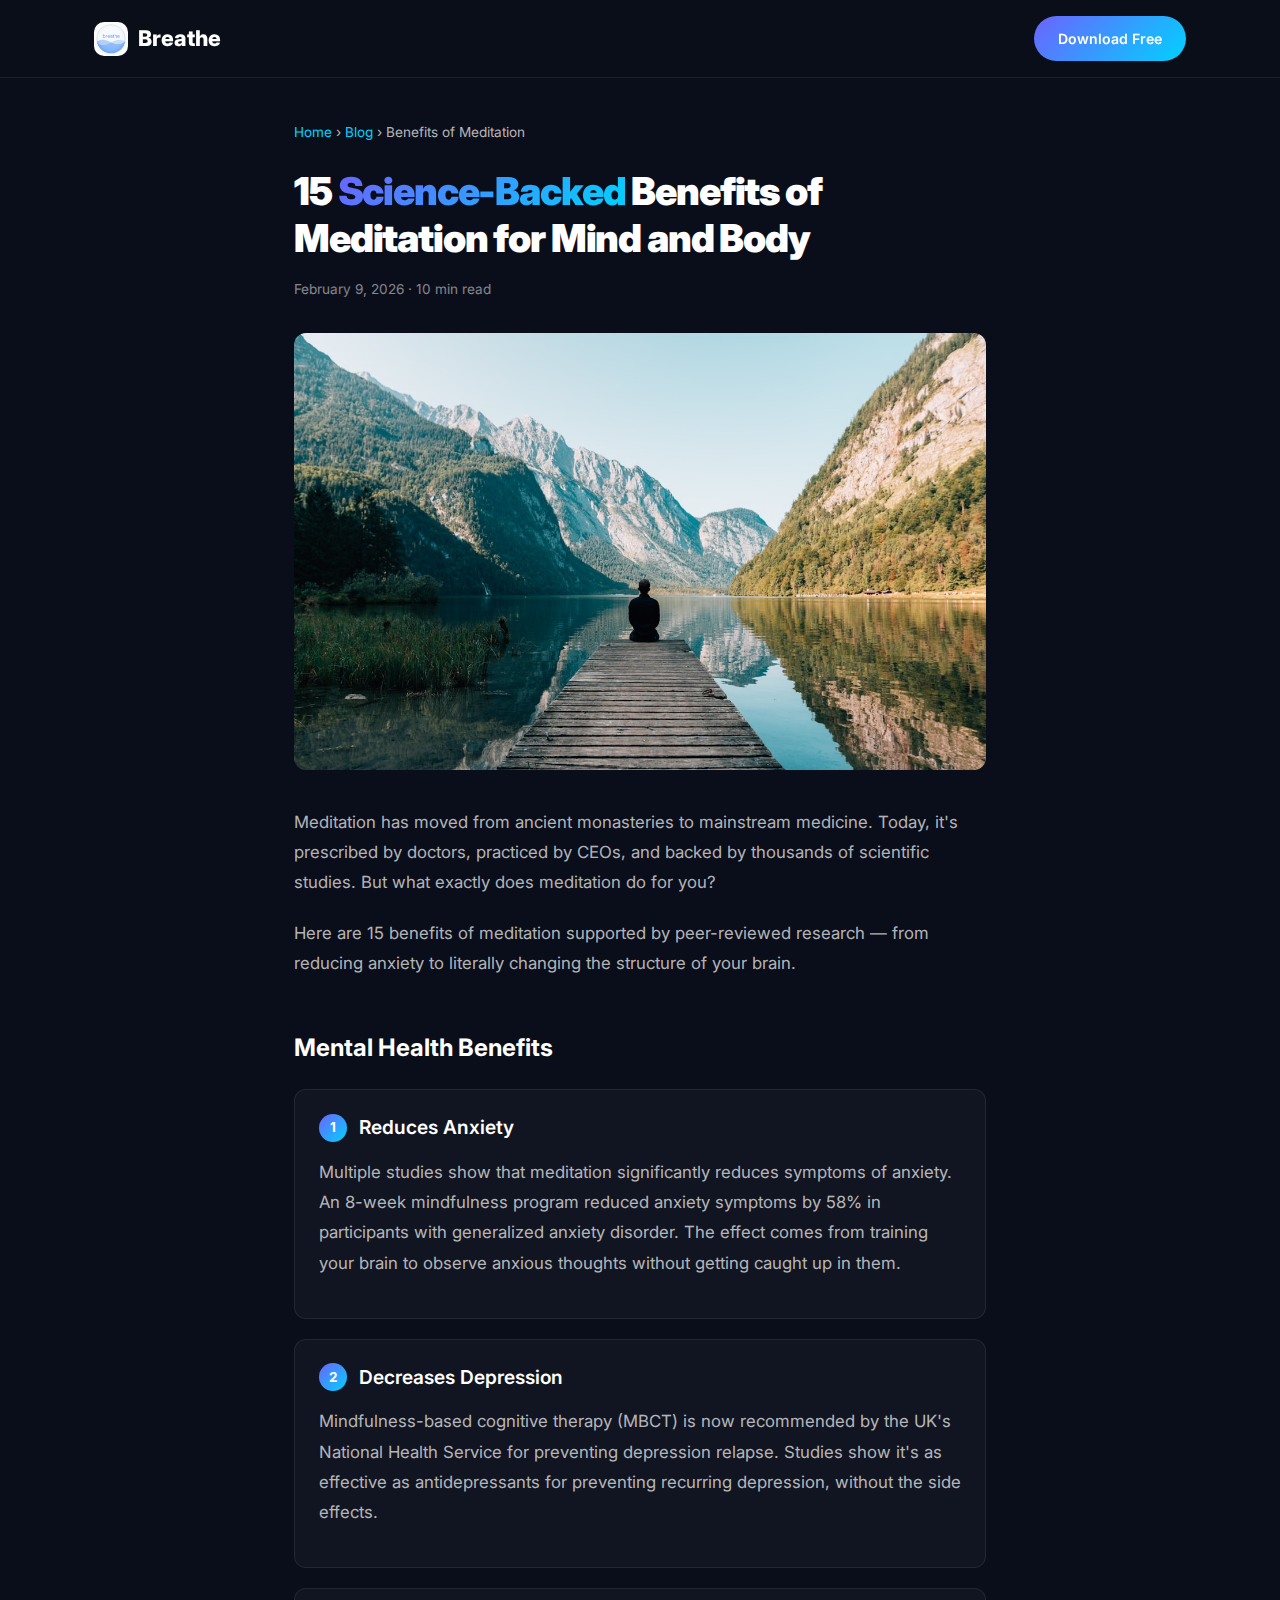
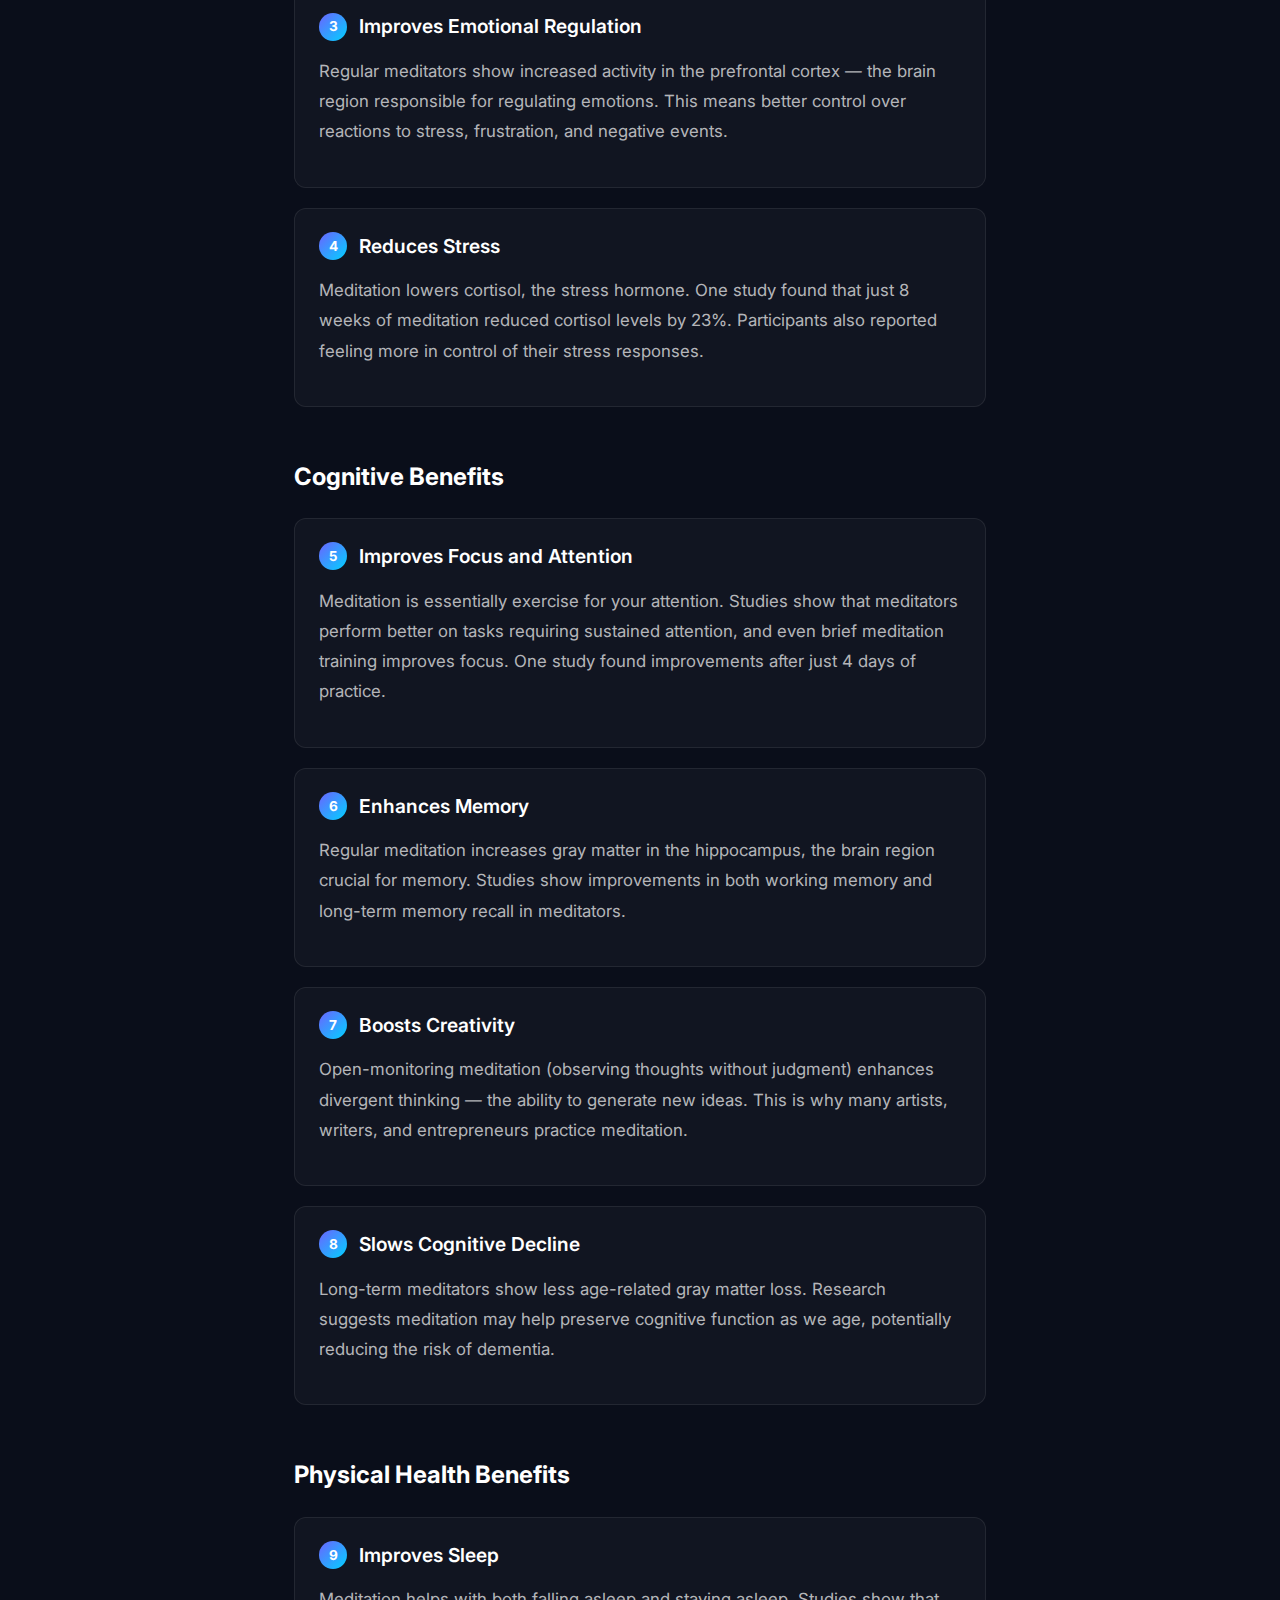
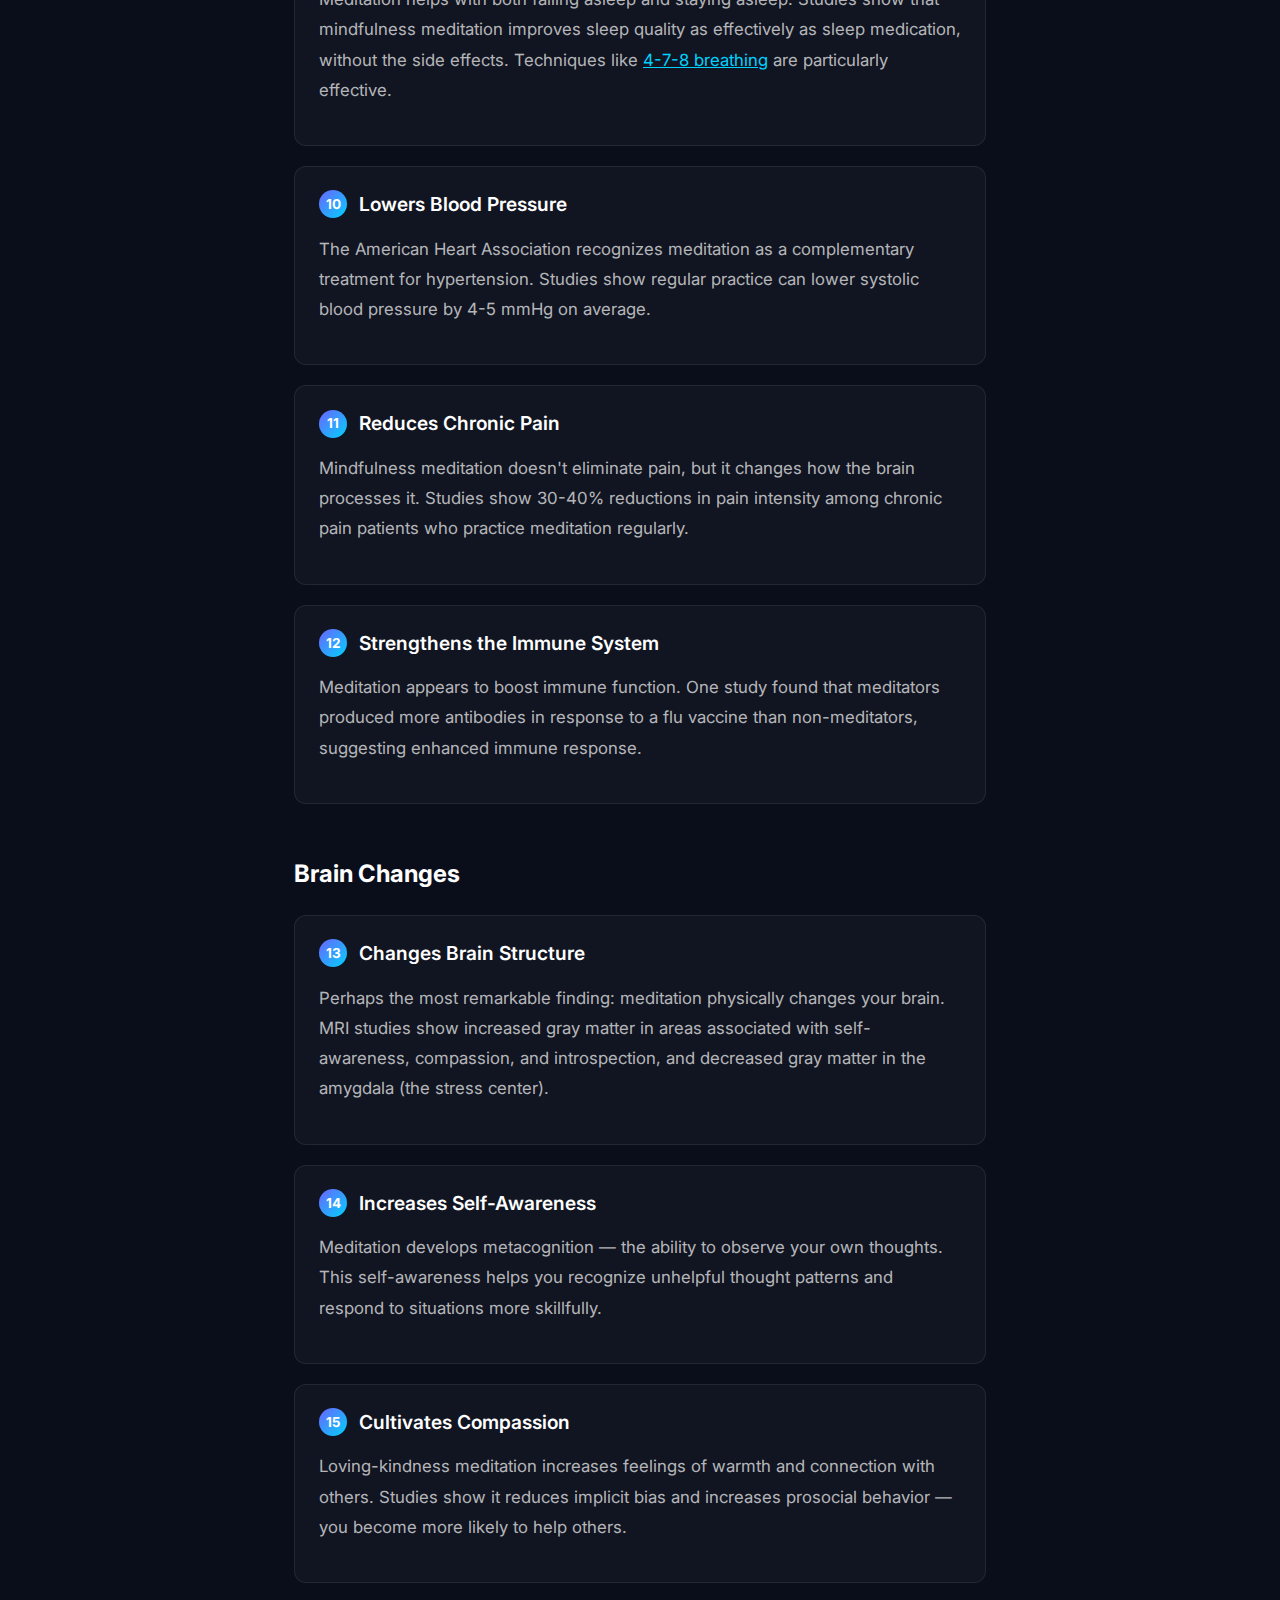
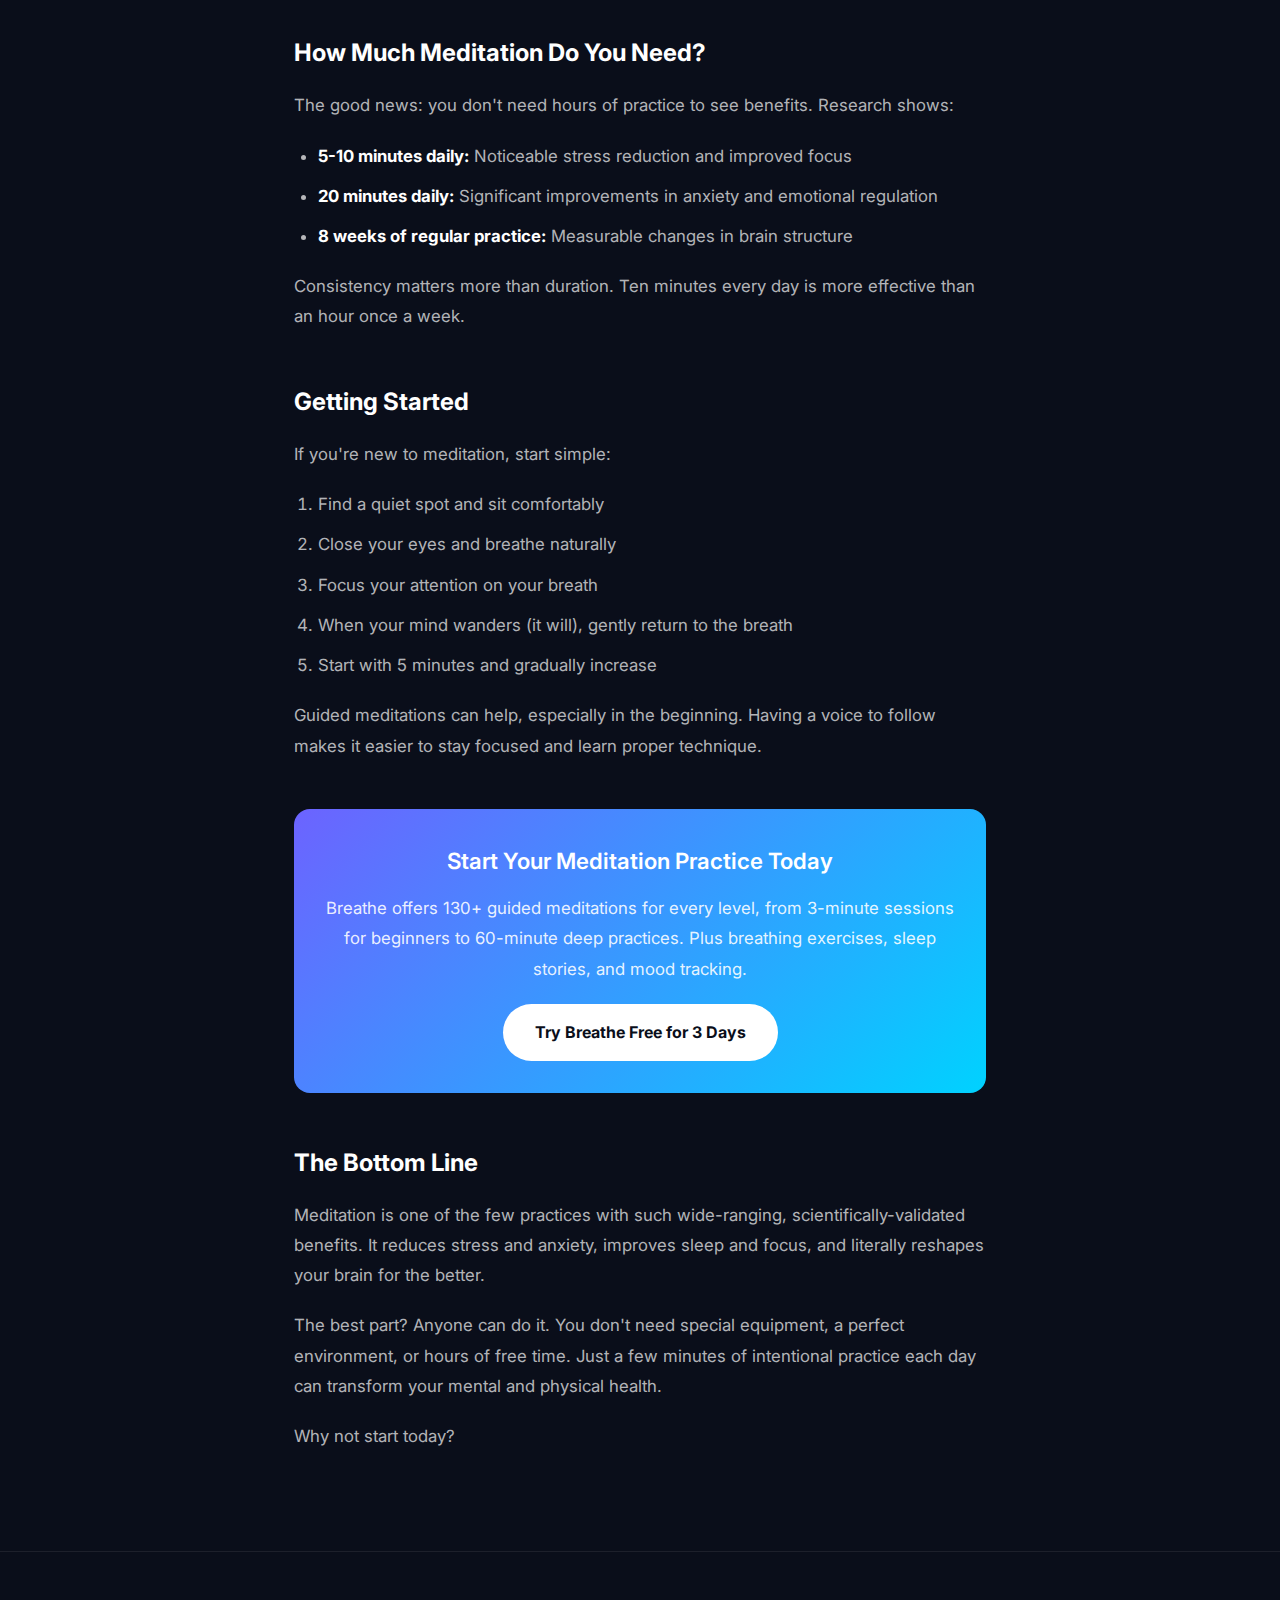
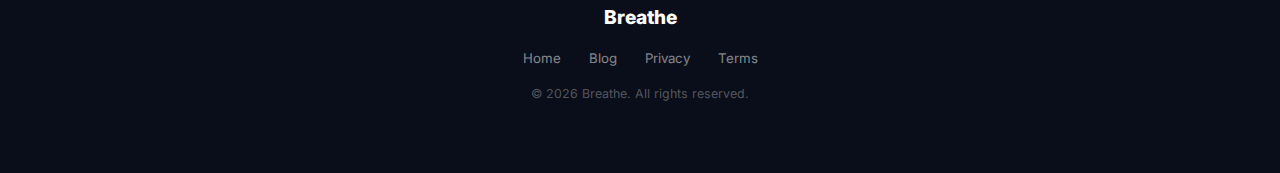
<file: blog/benefits-of-meditation.html>
<!DOCTYPE html>
<html lang="en">
<head>
    <meta charset="UTF-8">
    <meta name="viewport" content="width=device-width, initial-scale=1.0">
    <title>15 Science-Backed Benefits of Meditation for Mind and Body — Breathe</title>
    <meta name="description" content="Discover 15 proven benefits of meditation backed by scientific research. From reduced anxiety to better sleep, learn why millions practice daily meditation.">
    <meta name="keywords" content="benefits of meditation, meditation science, why meditate, meditation health benefits, meditation for anxiety, meditation for sleep, mindfulness benefits">
    <meta name="robots" content="index, follow">
    <link rel="canonical" href="https://meditationandsleepapp.com/blog/benefits-of-meditation.html">
    <meta property="og:title" content="15 Science-Backed Benefits of Meditation">
    <meta property="og:description" content="Discover proven benefits of meditation backed by scientific research.">
    <meta property="og:type" content="article">
    <meta property="og:url" content="https://meditationandsleepapp.com/blog/benefits-of-meditation.html">
    <meta property="og:image" content="https://meditationandsleepapp.com/icon.png">
    <meta property="article:published_time" content="2026-02-09">
    <link rel="icon" type="image/png" href="../icon.png">
    <script type="application/ld+json">
    {
        "@context": "https://schema.org",
        "@type": "Article",
        "headline": "15 Science-Backed Benefits of Meditation for Mind and Body",
        "description": "Discover proven benefits of meditation backed by scientific research.",
        "author": {"@type": "Organization", "name": "Breathe"},
        "publisher": {"@type": "Organization", "name": "Breathe", "logo": {"@type": "ImageObject", "url": "https://meditationandsleepapp.com/icon.png"}},
        "datePublished": "2026-02-09",
        "dateModified": "2026-02-09"
    }
    </script>
    <link rel="preconnect" href="https://fonts.googleapis.com">
    <link rel="preconnect" href="https://fonts.gstatic.com" crossorigin>
    <link href="https://fonts.googleapis.com/css2?family=Inter:wght@400;500;600;700;800&display=swap" rel="stylesheet">
    <style>
        *, *::before, *::after { margin: 0; padding: 0; box-sizing: border-box; }
        :root { --navy: #0a0e1a; --white: #fff; --white-70: rgba(255,255,255,0.7); --white-50: rgba(255,255,255,0.5); --white-10: rgba(255,255,255,0.08); --accent: #6C63FF; --accent2: #00D2FF; --gradient: linear-gradient(135deg, #6C63FF, #00D2FF); }
        html { scroll-behavior: smooth; }
        body { font-family: 'Inter', -apple-system, BlinkMacSystemFont, sans-serif; background: var(--navy); color: var(--white-70); line-height: 1.8; -webkit-font-smoothing: antialiased; }
        .nav { position: fixed; top: 0; left: 0; right: 0; z-index: 100; background: rgba(10,14,26,0.85); backdrop-filter: blur(24px); border-bottom: 1px solid var(--white-10); }
        .nav-inner { max-width: 1140px; margin: 0 auto; padding: 16px 24px; display: flex; justify-content: space-between; align-items: center; }
        .nav-logo { font-size: 1.35rem; font-weight: 800; color: var(--white); text-decoration: none; display: flex; align-items: center; gap: 10px; }
        .nav-icon { width: 34px; height: 34px; border-radius: 10px; }
        .nav-cta { background: var(--gradient); color: var(--white); text-decoration: none; padding: 10px 24px; border-radius: 50px; font-weight: 600; font-size: 0.88rem; }
        article { max-width: 740px; margin: 0 auto; padding: 120px 24px 80px; }
        .breadcrumb { font-size: 0.85rem; margin-bottom: 24px; }
        .breadcrumb a { color: var(--accent2); text-decoration: none; }
        .article-meta { font-size: 0.85rem; color: var(--white-50); margin-bottom: 32px; }
        h1 { color: var(--white); font-size: 2.4rem; font-weight: 900; letter-spacing: -0.03em; margin-bottom: 16px; line-height: 1.2; }
        .gradient-text { background: var(--gradient); -webkit-background-clip: text; -webkit-text-fill-color: transparent; }
        h2 { color: var(--white); font-size: 1.5rem; font-weight: 700; margin-top: 48px; margin-bottom: 16px; }
        h3 { color: var(--white); font-size: 1.2rem; font-weight: 600; margin-top: 32px; margin-bottom: 12px; }
        p { margin-bottom: 20px; font-size: 1.05rem; }
        ul, ol { padding-left: 24px; margin-bottom: 20px; }
        li { margin-bottom: 10px; font-size: 1.05rem; }
        strong { color: var(--white); }
        a { color: var(--accent2); }
        .benefit-card { background: rgba(255,255,255,0.03); border: 1px solid var(--white-10); border-radius: 12px; padding: 20px 24px; margin: 20px 0; }
        .benefit-card h3 { margin-top: 0; display: flex; align-items: center; gap: 12px; }
        .benefit-num { background: var(--gradient); color: var(--white); width: 28px; height: 28px; border-radius: 50%; display: flex; align-items: center; justify-content: center; font-size: 0.85rem; font-weight: 700; flex-shrink: 0; }
        .cta-box { background: var(--gradient); border-radius: 16px; padding: 32px; text-align: center; margin: 48px 0; }
        .cta-box h3 { color: var(--white); margin-top: 0; margin-bottom: 12px; font-size: 1.4rem; }
        .cta-box p { color: rgba(255,255,255,0.9); margin-bottom: 20px; }
        .cta-box a { display: inline-block; background: var(--white); color: var(--navy); padding: 14px 32px; border-radius: 50px; font-weight: 700; text-decoration: none; }
        .footer { padding: 48px 0; border-top: 1px solid var(--white-10); text-align: center; }
        .footer-inner { max-width: 1140px; margin: 0 auto; padding: 0 24px; }
        .footer-brand { font-size: 1.2rem; font-weight: 800; color: var(--white); margin-bottom: 12px; }
        .footer-links { display: flex; justify-content: center; gap: 28px; margin-bottom: 12px; flex-wrap: wrap; }
        .footer-links a { color: var(--white-50); font-size: 0.83rem; text-decoration: none; }
        .footer-copy { font-size: 0.78rem; color: rgba(255,255,255,0.3); }
        @media (max-width: 480px) { h1 { font-size: 1.8rem; } article { padding: 100px 16px 60px; } }
    </style>
</head>
<body>

<nav class="nav">
    <div class="nav-inner">
        <a href="../index.html" class="nav-logo"><img src="../icon.png" alt="Breathe" class="nav-icon">Breathe</a>
        <a href="https://apps.apple.com/us/app/breathe-meditation-sleep/id6758229420" class="nav-cta">Download Free</a>
    </div>
</nav>

<article>
    <nav class="breadcrumb">
        <a href="../index.html">Home</a> &rsaquo; <a href="index.html">Blog</a> &rsaquo; Benefits of Meditation
    </nav>

    <h1>15 <span class="gradient-text">Science-Backed</span> Benefits of Meditation for Mind and Body</h1>
    <div class="article-meta">February 9, 2026 · 10 min read</div>

    <img src="images/meditation.jpg" alt="Person meditating peacefully at sunrise" style="width:100%;border-radius:12px;margin-bottom:28px;">

    <p>Meditation has moved from ancient monasteries to mainstream medicine. Today, it's prescribed by doctors, practiced by CEOs, and backed by thousands of scientific studies. But what exactly does meditation do for you?</p>

    <p>Here are 15 benefits of meditation supported by peer-reviewed research — from reducing anxiety to literally changing the structure of your brain.</p>

    <h2>Mental Health Benefits</h2>

    <div class="benefit-card">
        <h3><span class="benefit-num">1</span> Reduces Anxiety</h3>
        <p>Multiple studies show that meditation significantly reduces symptoms of anxiety. An 8-week mindfulness program reduced anxiety symptoms by 58% in participants with generalized anxiety disorder. The effect comes from training your brain to observe anxious thoughts without getting caught up in them.</p>
    </div>

    <div class="benefit-card">
        <h3><span class="benefit-num">2</span> Decreases Depression</h3>
        <p>Mindfulness-based cognitive therapy (MBCT) is now recommended by the UK's National Health Service for preventing depression relapse. Studies show it's as effective as antidepressants for preventing recurring depression, without the side effects.</p>
    </div>

    <div class="benefit-card">
        <h3><span class="benefit-num">3</span> Improves Emotional Regulation</h3>
        <p>Regular meditators show increased activity in the prefrontal cortex — the brain region responsible for regulating emotions. This means better control over reactions to stress, frustration, and negative events.</p>
    </div>

    <div class="benefit-card">
        <h3><span class="benefit-num">4</span> Reduces Stress</h3>
        <p>Meditation lowers cortisol, the stress hormone. One study found that just 8 weeks of meditation reduced cortisol levels by 23%. Participants also reported feeling more in control of their stress responses.</p>
    </div>

    <h2>Cognitive Benefits</h2>

    <div class="benefit-card">
        <h3><span class="benefit-num">5</span> Improves Focus and Attention</h3>
        <p>Meditation is essentially exercise for your attention. Studies show that meditators perform better on tasks requiring sustained attention, and even brief meditation training improves focus. One study found improvements after just 4 days of practice.</p>
    </div>

    <div class="benefit-card">
        <h3><span class="benefit-num">6</span> Enhances Memory</h3>
        <p>Regular meditation increases gray matter in the hippocampus, the brain region crucial for memory. Studies show improvements in both working memory and long-term memory recall in meditators.</p>
    </div>

    <div class="benefit-card">
        <h3><span class="benefit-num">7</span> Boosts Creativity</h3>
        <p>Open-monitoring meditation (observing thoughts without judgment) enhances divergent thinking — the ability to generate new ideas. This is why many artists, writers, and entrepreneurs practice meditation.</p>
    </div>

    <div class="benefit-card">
        <h3><span class="benefit-num">8</span> Slows Cognitive Decline</h3>
        <p>Long-term meditators show less age-related gray matter loss. Research suggests meditation may help preserve cognitive function as we age, potentially reducing the risk of dementia.</p>
    </div>

    <h2>Physical Health Benefits</h2>

    <div class="benefit-card">
        <h3><span class="benefit-num">9</span> Improves Sleep</h3>
        <p>Meditation helps with both falling asleep and staying asleep. Studies show that mindfulness meditation improves sleep quality as effectively as sleep medication, without the side effects. Techniques like <a href="4-7-8-breathing-technique.html">4-7-8 breathing</a> are particularly effective.</p>
    </div>

    <div class="benefit-card">
        <h3><span class="benefit-num">10</span> Lowers Blood Pressure</h3>
        <p>The American Heart Association recognizes meditation as a complementary treatment for hypertension. Studies show regular practice can lower systolic blood pressure by 4-5 mmHg on average.</p>
    </div>

    <div class="benefit-card">
        <h3><span class="benefit-num">11</span> Reduces Chronic Pain</h3>
        <p>Mindfulness meditation doesn't eliminate pain, but it changes how the brain processes it. Studies show 30-40% reductions in pain intensity among chronic pain patients who practice meditation regularly.</p>
    </div>

    <div class="benefit-card">
        <h3><span class="benefit-num">12</span> Strengthens the Immune System</h3>
        <p>Meditation appears to boost immune function. One study found that meditators produced more antibodies in response to a flu vaccine than non-meditators, suggesting enhanced immune response.</p>
    </div>

    <h2>Brain Changes</h2>

    <div class="benefit-card">
        <h3><span class="benefit-num">13</span> Changes Brain Structure</h3>
        <p>Perhaps the most remarkable finding: meditation physically changes your brain. MRI studies show increased gray matter in areas associated with self-awareness, compassion, and introspection, and decreased gray matter in the amygdala (the stress center).</p>
    </div>

    <div class="benefit-card">
        <h3><span class="benefit-num">14</span> Increases Self-Awareness</h3>
        <p>Meditation develops metacognition — the ability to observe your own thoughts. This self-awareness helps you recognize unhelpful thought patterns and respond to situations more skillfully.</p>
    </div>

    <div class="benefit-card">
        <h3><span class="benefit-num">15</span> Cultivates Compassion</h3>
        <p>Loving-kindness meditation increases feelings of warmth and connection with others. Studies show it reduces implicit bias and increases prosocial behavior — you become more likely to help others.</p>
    </div>

    <h2>How Much Meditation Do You Need?</h2>
    <p>The good news: you don't need hours of practice to see benefits. Research shows:</p>
    <ul>
        <li><strong>5-10 minutes daily:</strong> Noticeable stress reduction and improved focus</li>
        <li><strong>20 minutes daily:</strong> Significant improvements in anxiety and emotional regulation</li>
        <li><strong>8 weeks of regular practice:</strong> Measurable changes in brain structure</li>
    </ul>

    <p>Consistency matters more than duration. Ten minutes every day is more effective than an hour once a week.</p>

    <h2>Getting Started</h2>
    <p>If you're new to meditation, start simple:</p>
    <ol>
        <li>Find a quiet spot and sit comfortably</li>
        <li>Close your eyes and breathe naturally</li>
        <li>Focus your attention on your breath</li>
        <li>When your mind wanders (it will), gently return to the breath</li>
        <li>Start with 5 minutes and gradually increase</li>
    </ol>

    <p>Guided meditations can help, especially in the beginning. Having a voice to follow makes it easier to stay focused and learn proper technique.</p>

    <div class="cta-box">
        <h3>Start Your Meditation Practice Today</h3>
        <p>Breathe offers 130+ guided meditations for every level, from 3-minute sessions for beginners to 60-minute deep practices. Plus breathing exercises, sleep stories, and mood tracking.</p>
        <a href="https://apps.apple.com/us/app/breathe-meditation-sleep/id6758229420">Try Breathe Free for 3 Days</a>
    </div>

    <h2>The Bottom Line</h2>
    <p>Meditation is one of the few practices with such wide-ranging, scientifically-validated benefits. It reduces stress and anxiety, improves sleep and focus, and literally reshapes your brain for the better.</p>

    <p>The best part? Anyone can do it. You don't need special equipment, a perfect environment, or hours of free time. Just a few minutes of intentional practice each day can transform your mental and physical health.</p>

    <p>Why not start today?</p>
</article>

<footer class="footer">
    <div class="footer-inner">
        <div class="footer-brand">Breathe</div>
        <div class="footer-links">
            <a href="../index.html">Home</a>
            <a href="index.html">Blog</a>
            <a href="../privacy.html">Privacy</a>
            <a href="../terms.html">Terms</a>
        </div>
        <p class="footer-copy">&copy; 2026 Breathe. All rights reserved.</p>
    </div>
</footer>

</body>
</html>
</file>
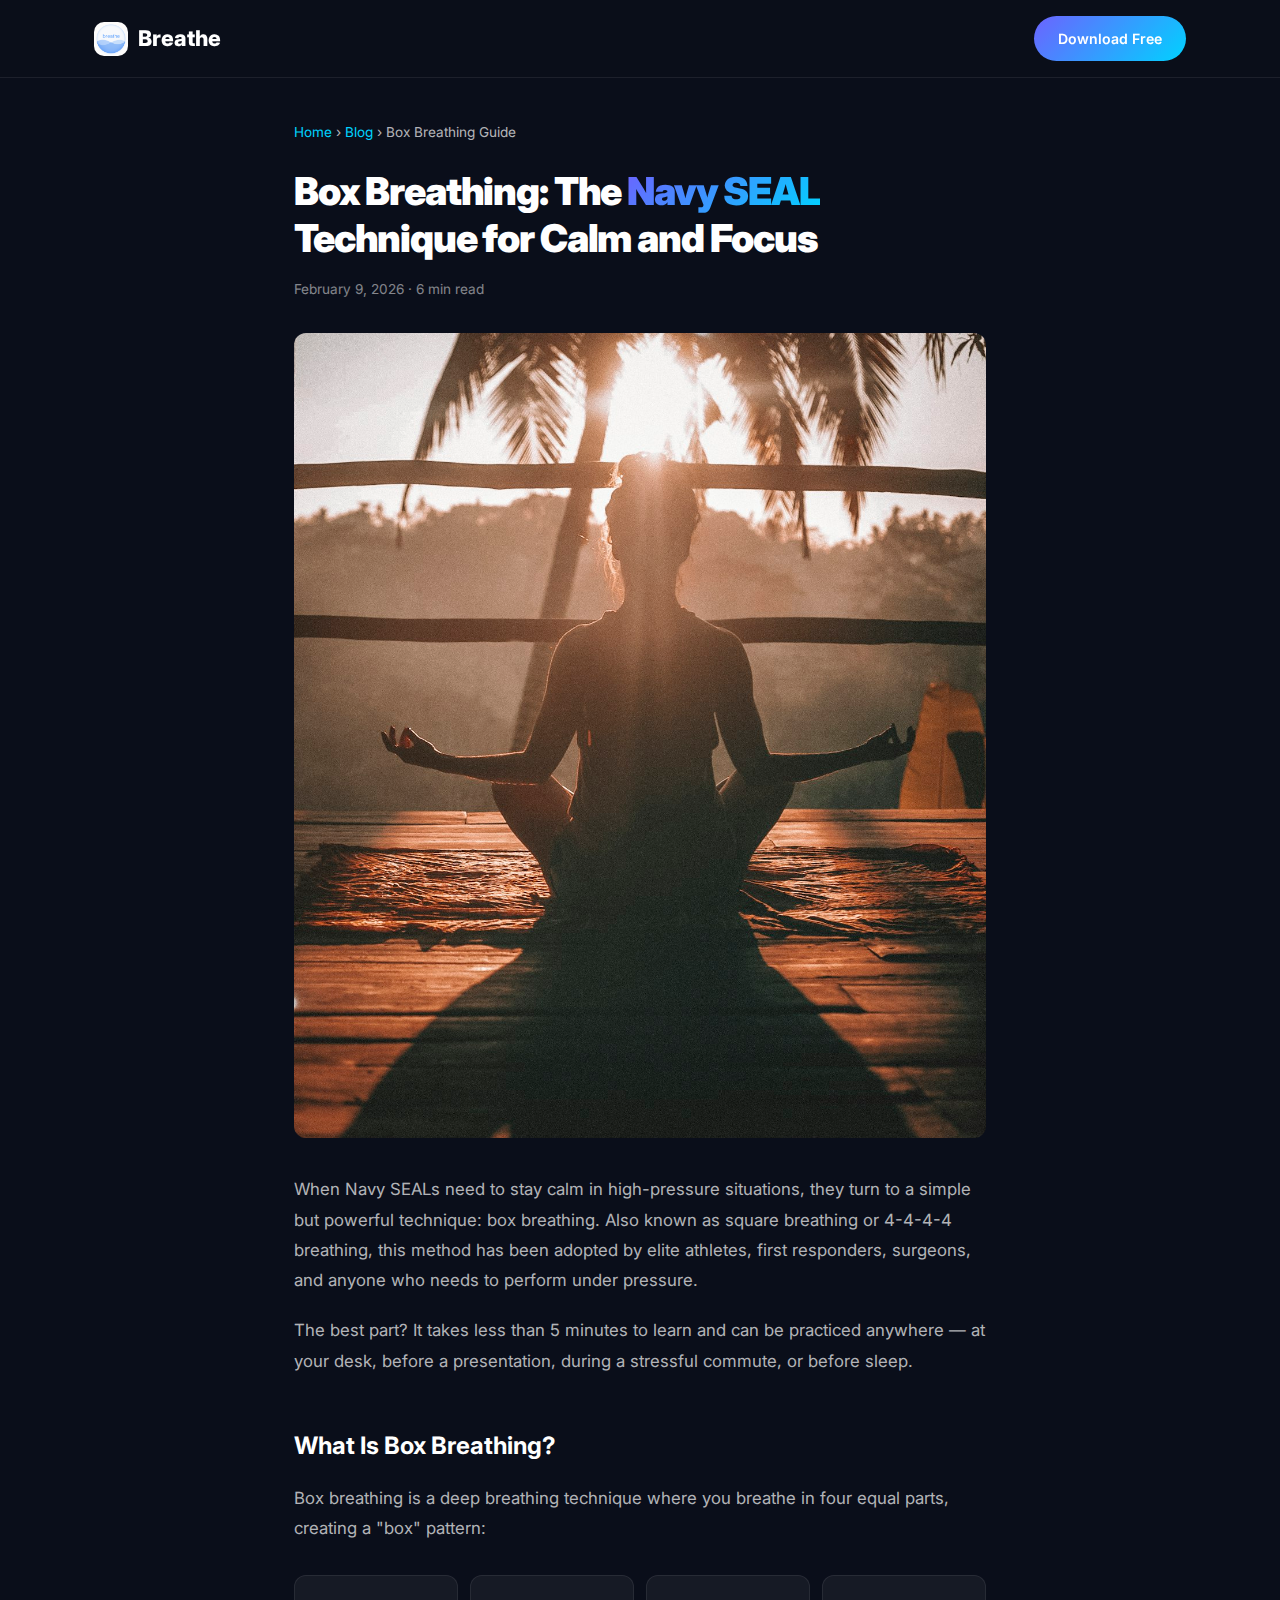
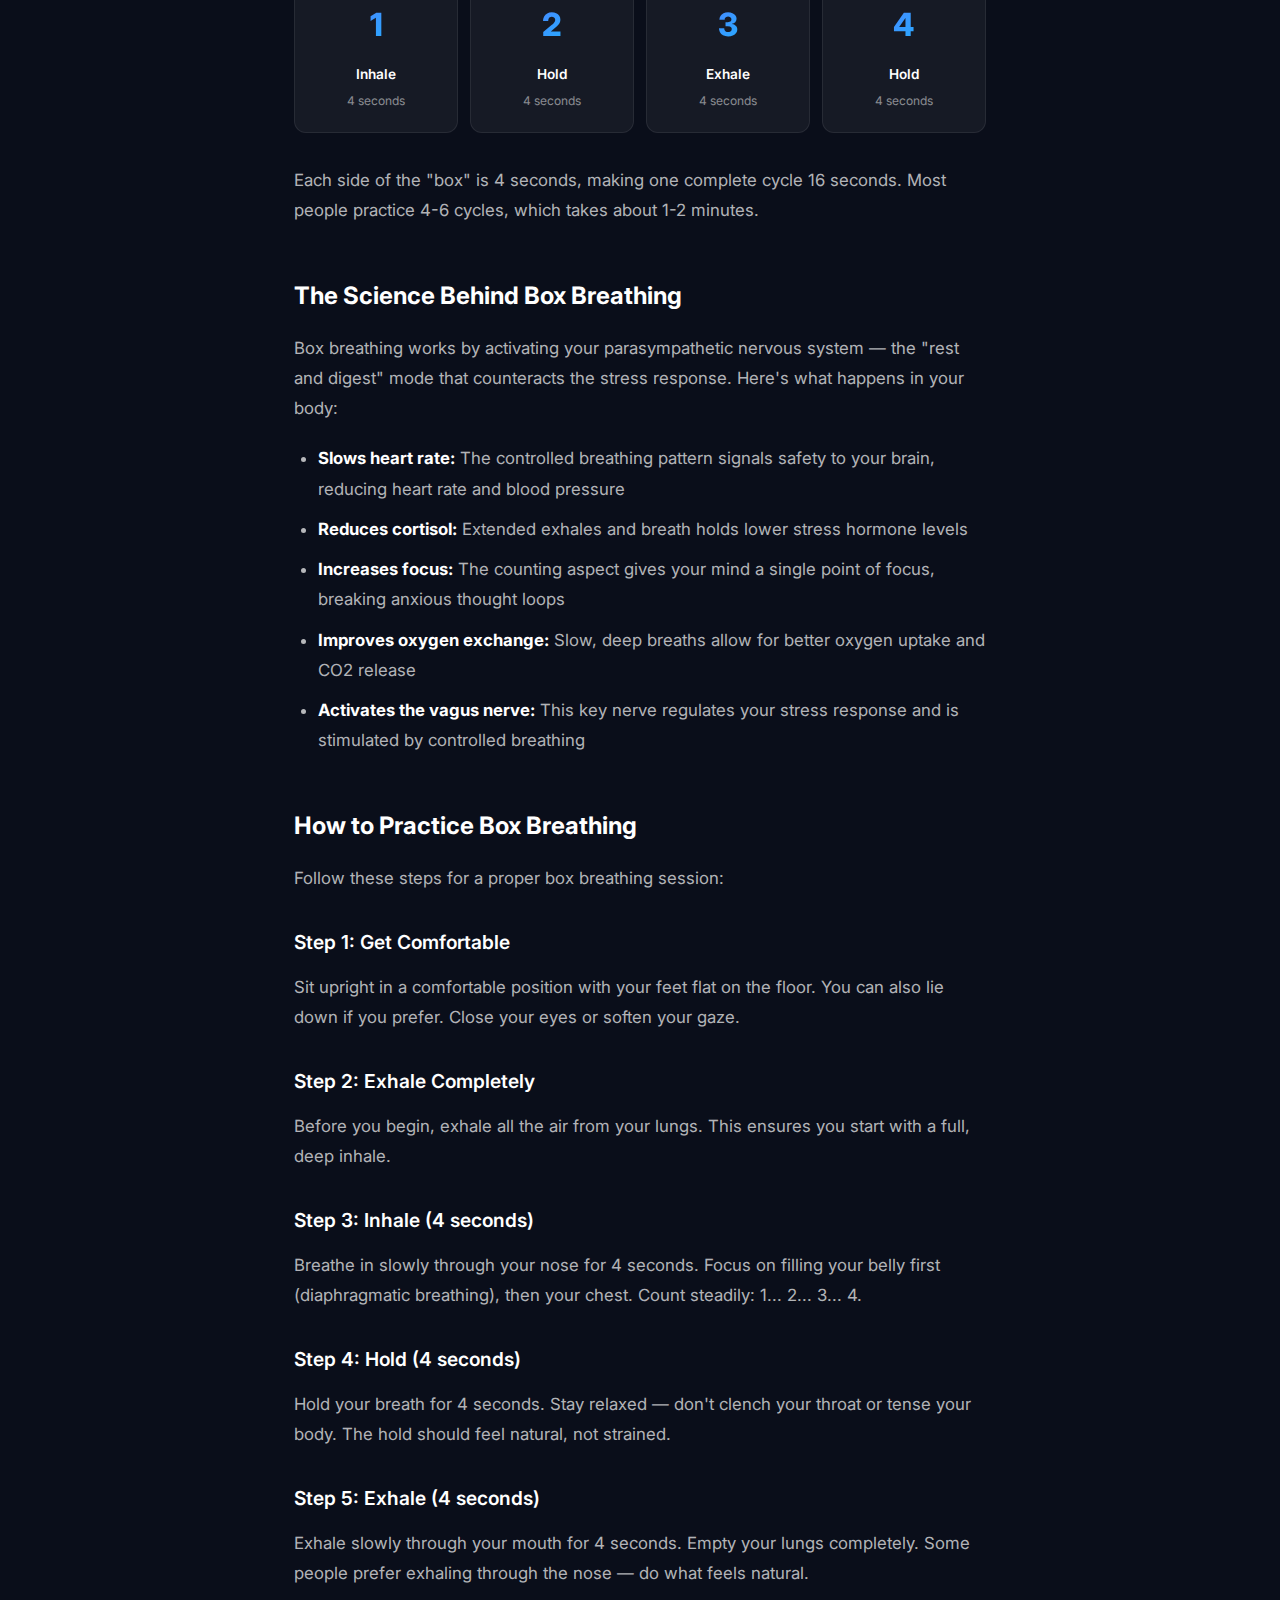
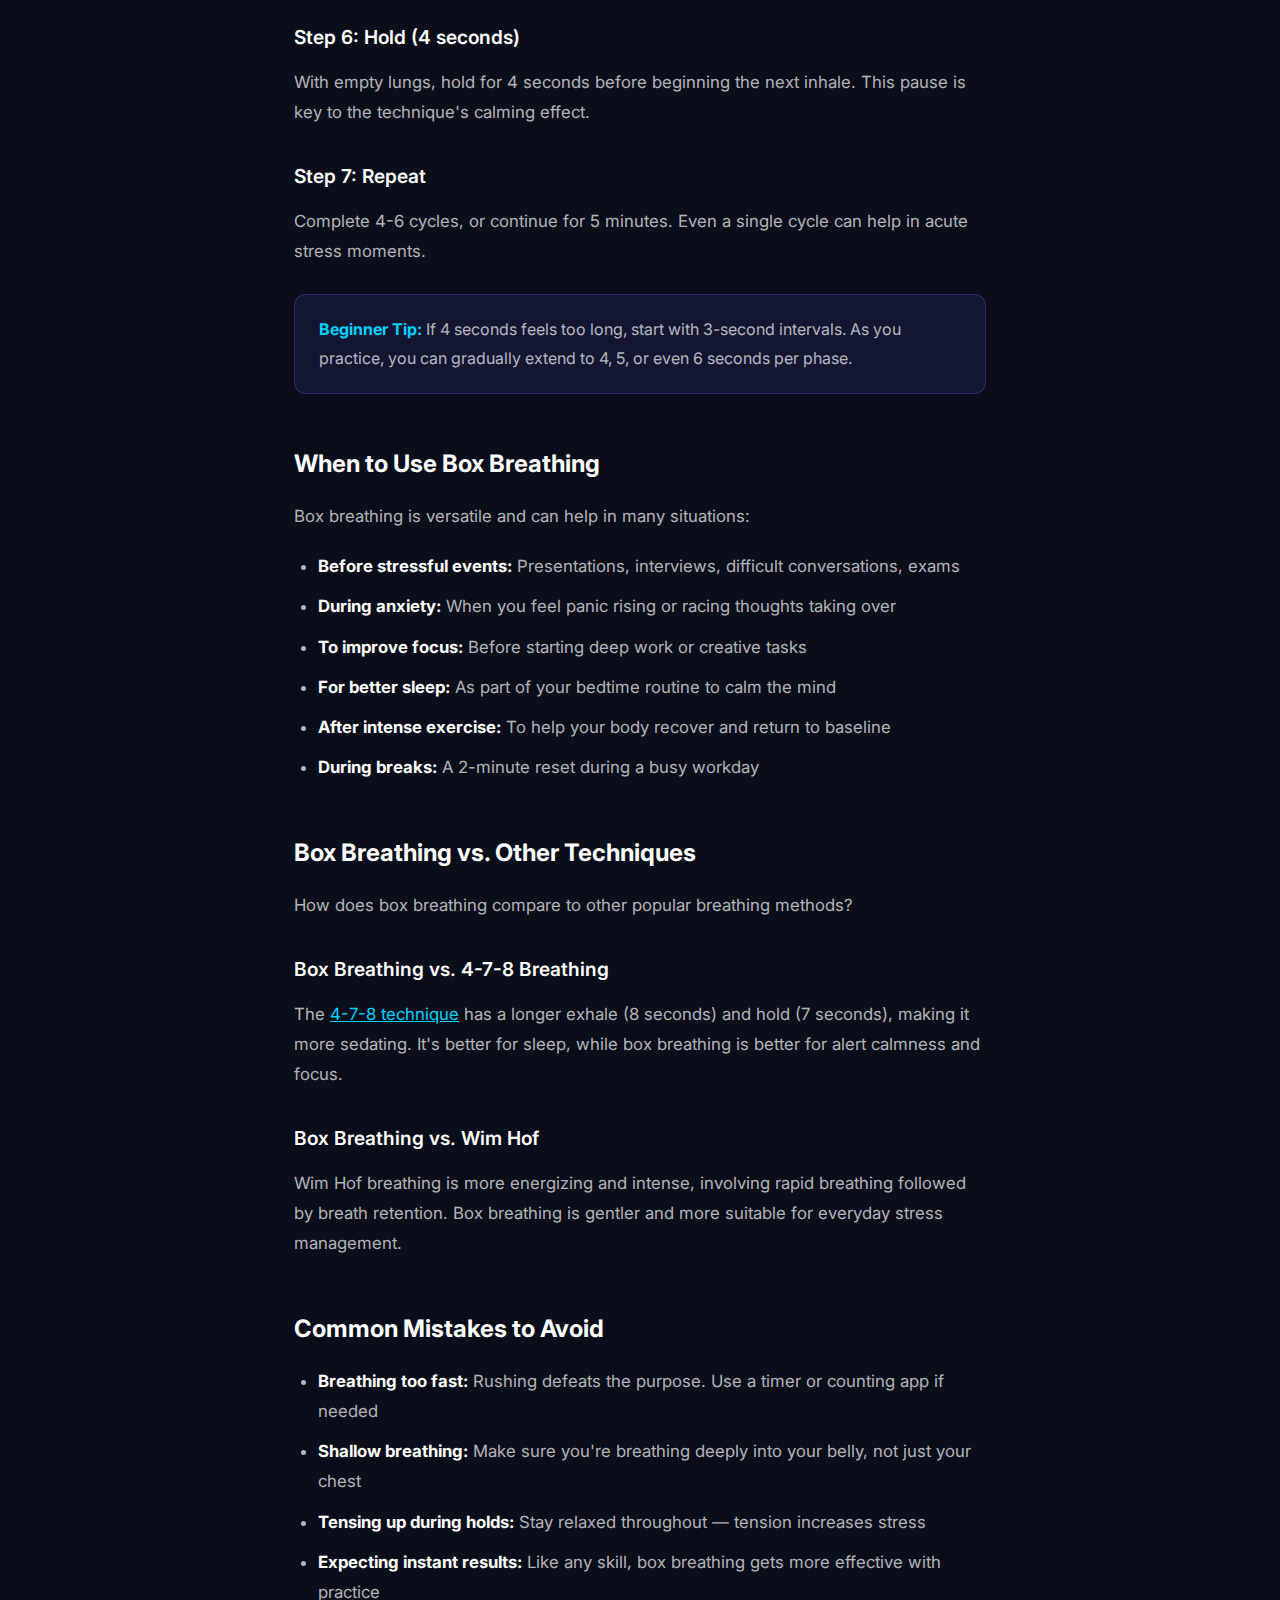
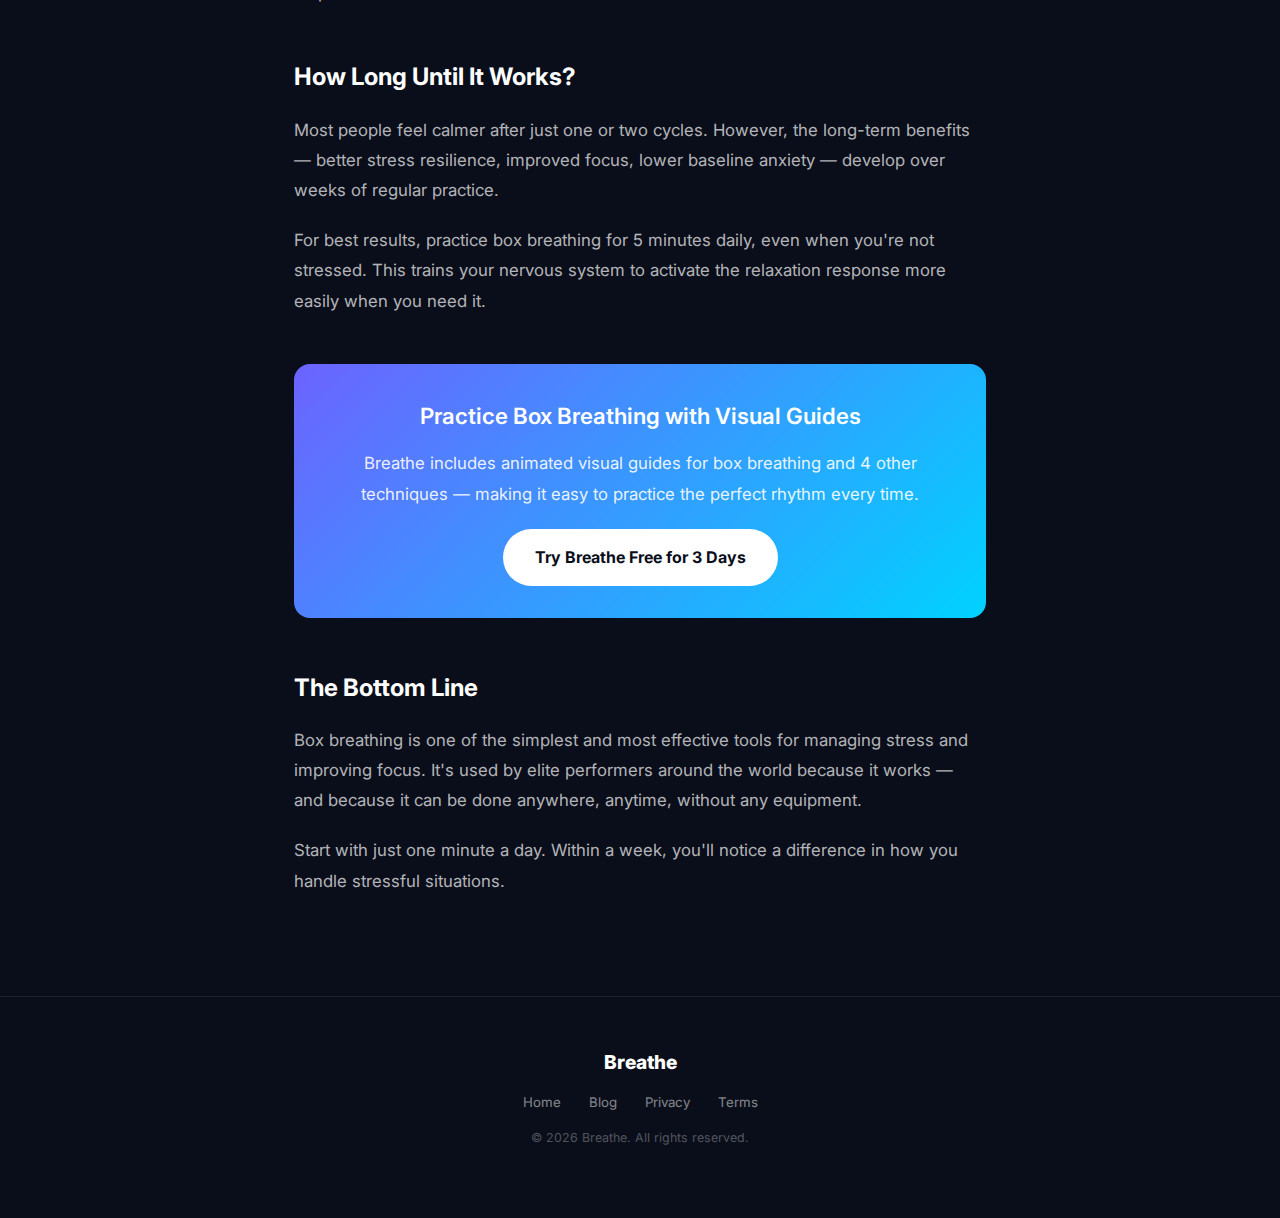
<file: blog/box-breathing-guide.html>
<!DOCTYPE html>
<html lang="en">
<head>
    <meta charset="UTF-8">
    <meta name="viewport" content="width=device-width, initial-scale=1.0">
    <title>Box Breathing: The Navy SEAL Technique for Calm and Focus — Breathe</title>
    <meta name="description" content="Learn the box breathing technique used by Navy SEALs, first responders, and athletes to reduce stress, improve focus, and stay calm under pressure. Step-by-step guide.">
    <meta name="keywords" content="box breathing, square breathing, Navy SEAL breathing, stress relief breathing, breathing exercise, calm breathing technique, focus breathing">
    <meta name="robots" content="index, follow">
    <link rel="canonical" href="https://meditationandsleepapp.com/blog/box-breathing-guide.html">
    <meta property="og:title" content="Box Breathing: The Navy SEAL Technique for Calm and Focus">
    <meta property="og:description" content="Learn the breathing technique used by Navy SEALs to stay calm under pressure.">
    <meta property="og:type" content="article">
    <meta property="og:url" content="https://meditationandsleepapp.com/blog/box-breathing-guide.html">
    <meta property="og:image" content="https://meditationandsleepapp.com/blog/images/breathing.jpg">
    <meta property="article:published_time" content="2026-02-09">
    <link rel="icon" type="image/png" href="../icon.png">
    <script type="application/ld+json">
    {
        "@context": "https://schema.org",
        "@type": "Article",
        "headline": "Box Breathing: The Navy SEAL Technique for Calm and Focus",
        "description": "Learn the box breathing technique used by Navy SEALs to reduce stress, improve focus, and stay calm under pressure.",
        "author": {"@type": "Organization", "name": "Breathe"},
        "publisher": {"@type": "Organization", "name": "Breathe", "logo": {"@type": "ImageObject", "url": "https://meditationandsleepapp.com/icon.png"}},
        "datePublished": "2026-02-09",
        "dateModified": "2026-02-09"
    }
    </script>
    <script type="application/ld+json">
    {
        "@context": "https://schema.org",
        "@type": "HowTo",
        "name": "How to Practice Box Breathing",
        "description": "A step-by-step guide to the box breathing technique for stress relief and focus.",
        "totalTime": "PT5M",
        "step": [
            {"@type": "HowToStep", "name": "Inhale", "text": "Breathe in slowly through your nose for 4 seconds, filling your lungs completely."},
            {"@type": "HowToStep", "name": "Hold", "text": "Hold your breath for 4 seconds. Stay relaxed."},
            {"@type": "HowToStep", "name": "Exhale", "text": "Exhale slowly through your mouth for 4 seconds, emptying your lungs completely."},
            {"@type": "HowToStep", "name": "Hold", "text": "Hold your breath for 4 seconds before beginning the next cycle."},
            {"@type": "HowToStep", "name": "Repeat", "text": "Repeat the cycle 4-6 times, or for 5 minutes."}
        ]
    }
    </script>
    <link rel="preconnect" href="https://fonts.googleapis.com">
    <link rel="preconnect" href="https://fonts.gstatic.com" crossorigin>
    <link href="https://fonts.googleapis.com/css2?family=Inter:wght@400;500;600;700;800&display=swap" rel="stylesheet">
    <style>
        *, *::before, *::after { margin: 0; padding: 0; box-sizing: border-box; }
        :root {
            --navy: #0a0e1a;
            --white: #fff;
            --white-70: rgba(255,255,255,0.7);
            --white-50: rgba(255,255,255,0.5);
            --white-10: rgba(255,255,255,0.08);
            --accent: #6C63FF;
            --accent2: #00D2FF;
            --gradient: linear-gradient(135deg, #6C63FF, #00D2FF);
        }
        html { scroll-behavior: smooth; }
        body { font-family: 'Inter', -apple-system, BlinkMacSystemFont, sans-serif; background: var(--navy); color: var(--white-70); line-height: 1.8; -webkit-font-smoothing: antialiased; }
        .nav { position: fixed; top: 0; left: 0; right: 0; z-index: 100; background: rgba(10,14,26,0.85); backdrop-filter: blur(24px); border-bottom: 1px solid var(--white-10); }
        .nav-inner { max-width: 1140px; margin: 0 auto; padding: 16px 24px; display: flex; justify-content: space-between; align-items: center; }
        .nav-logo { font-size: 1.35rem; font-weight: 800; color: var(--white); text-decoration: none; display: flex; align-items: center; gap: 10px; }
        .nav-icon { width: 34px; height: 34px; border-radius: 10px; }
        .nav-cta { background: var(--gradient); color: var(--white); text-decoration: none; padding: 10px 24px; border-radius: 50px; font-weight: 600; font-size: 0.88rem; }
        article { max-width: 740px; margin: 0 auto; padding: 120px 24px 80px; }
        .breadcrumb { font-size: 0.85rem; margin-bottom: 24px; }
        .breadcrumb a { color: var(--accent2); text-decoration: none; }
        .article-meta { font-size: 0.85rem; color: var(--white-50); margin-bottom: 32px; }
        h1 { color: var(--white); font-size: 2.4rem; font-weight: 900; letter-spacing: -0.03em; margin-bottom: 16px; line-height: 1.2; }
        .gradient-text { background: var(--gradient); -webkit-background-clip: text; -webkit-text-fill-color: transparent; }
        h2 { color: var(--white); font-size: 1.5rem; font-weight: 700; margin-top: 48px; margin-bottom: 16px; }
        h3 { color: var(--white); font-size: 1.2rem; font-weight: 600; margin-top: 32px; margin-bottom: 12px; }
        p { margin-bottom: 20px; font-size: 1.05rem; }
        ul, ol { padding-left: 24px; margin-bottom: 20px; }
        li { margin-bottom: 10px; font-size: 1.05rem; }
        strong { color: var(--white); }
        a { color: var(--accent2); }
        .tip-box { background: rgba(108,99,255,0.1); border: 1px solid rgba(108,99,255,0.3); border-radius: 12px; padding: 20px 24px; margin: 28px 0; }
        .tip-box strong { color: var(--accent2); }
        .steps-visual { display: grid; grid-template-columns: repeat(4, 1fr); gap: 12px; margin: 32px 0; text-align: center; }
        .step-box { background: rgba(255,255,255,0.05); border: 1px solid var(--white-10); border-radius: 12px; padding: 20px 12px; }
        .step-box .num { font-size: 2rem; font-weight: 800; background: var(--gradient); -webkit-background-clip: text; -webkit-text-fill-color: transparent; }
        .step-box .label { font-size: 0.85rem; color: var(--white); margin-top: 8px; font-weight: 600; }
        .step-box .time { font-size: 0.75rem; color: var(--white-50); margin-top: 4px; }
        .cta-box { background: var(--gradient); border-radius: 16px; padding: 32px; text-align: center; margin: 48px 0; }
        .cta-box h3 { color: var(--white); margin-top: 0; margin-bottom: 12px; font-size: 1.4rem; }
        .cta-box p { color: rgba(255,255,255,0.9); margin-bottom: 20px; }
        .cta-box a { display: inline-block; background: var(--white); color: var(--navy); padding: 14px 32px; border-radius: 50px; font-weight: 700; text-decoration: none; }
        .footer { padding: 48px 0; border-top: 1px solid var(--white-10); text-align: center; }
        .footer-inner { max-width: 1140px; margin: 0 auto; padding: 0 24px; }
        .footer-brand { font-size: 1.2rem; font-weight: 800; color: var(--white); margin-bottom: 12px; }
        .footer-links { display: flex; justify-content: center; gap: 28px; margin-bottom: 12px; flex-wrap: wrap; }
        .footer-links a { color: var(--white-50); font-size: 0.83rem; text-decoration: none; }
        .footer-copy { font-size: 0.78rem; color: rgba(255,255,255,0.3); }
        @media (max-width: 600px) { h1 { font-size: 1.8rem; } article { padding: 100px 16px 60px; } .steps-visual { grid-template-columns: repeat(2, 1fr); } }
    </style>
</head>
<body>

<nav class="nav">
    <div class="nav-inner">
        <a href="../index.html" class="nav-logo"><img src="../icon.png" alt="Breathe" class="nav-icon">Breathe</a>
        <a href="https://apps.apple.com/us/app/breathe-meditation-sleep/id6758229420" class="nav-cta">Download Free</a>
    </div>
</nav>

<article>
    <nav class="breadcrumb">
        <a href="../index.html">Home</a> &rsaquo; <a href="index.html">Blog</a> &rsaquo; Box Breathing Guide
    </nav>

    <h1>Box Breathing: The <span class="gradient-text">Navy SEAL</span> Technique for Calm and Focus</h1>
    <div class="article-meta">February 9, 2026 · 6 min read</div>

    <img src="images/breathing.jpg" alt="Person practicing breathing exercises in peaceful setting" style="width:100%;border-radius:12px;margin-bottom:28px;">

    <p>When Navy SEALs need to stay calm in high-pressure situations, they turn to a simple but powerful technique: box breathing. Also known as square breathing or 4-4-4-4 breathing, this method has been adopted by elite athletes, first responders, surgeons, and anyone who needs to perform under pressure.</p>

    <p>The best part? It takes less than 5 minutes to learn and can be practiced anywhere — at your desk, before a presentation, during a stressful commute, or before sleep.</p>

    <h2>What Is Box Breathing?</h2>
    <p>Box breathing is a deep breathing technique where you breathe in four equal parts, creating a "box" pattern:</p>

    <div class="steps-visual">
        <div class="step-box">
            <div class="num">1</div>
            <div class="label">Inhale</div>
            <div class="time">4 seconds</div>
        </div>
        <div class="step-box">
            <div class="num">2</div>
            <div class="label">Hold</div>
            <div class="time">4 seconds</div>
        </div>
        <div class="step-box">
            <div class="num">3</div>
            <div class="label">Exhale</div>
            <div class="time">4 seconds</div>
        </div>
        <div class="step-box">
            <div class="num">4</div>
            <div class="label">Hold</div>
            <div class="time">4 seconds</div>
        </div>
    </div>

    <p>Each side of the "box" is 4 seconds, making one complete cycle 16 seconds. Most people practice 4-6 cycles, which takes about 1-2 minutes.</p>

    <h2>The Science Behind Box Breathing</h2>
    <p>Box breathing works by activating your parasympathetic nervous system — the "rest and digest" mode that counteracts the stress response. Here's what happens in your body:</p>

    <ul>
        <li><strong>Slows heart rate:</strong> The controlled breathing pattern signals safety to your brain, reducing heart rate and blood pressure</li>
        <li><strong>Reduces cortisol:</strong> Extended exhales and breath holds lower stress hormone levels</li>
        <li><strong>Increases focus:</strong> The counting aspect gives your mind a single point of focus, breaking anxious thought loops</li>
        <li><strong>Improves oxygen exchange:</strong> Slow, deep breaths allow for better oxygen uptake and CO2 release</li>
        <li><strong>Activates the vagus nerve:</strong> This key nerve regulates your stress response and is stimulated by controlled breathing</li>
    </ul>

    <h2>How to Practice Box Breathing</h2>
    <p>Follow these steps for a proper box breathing session:</p>

    <h3>Step 1: Get Comfortable</h3>
    <p>Sit upright in a comfortable position with your feet flat on the floor. You can also lie down if you prefer. Close your eyes or soften your gaze.</p>

    <h3>Step 2: Exhale Completely</h3>
    <p>Before you begin, exhale all the air from your lungs. This ensures you start with a full, deep inhale.</p>

    <h3>Step 3: Inhale (4 seconds)</h3>
    <p>Breathe in slowly through your nose for 4 seconds. Focus on filling your belly first (diaphragmatic breathing), then your chest. Count steadily: 1... 2... 3... 4.</p>

    <h3>Step 4: Hold (4 seconds)</h3>
    <p>Hold your breath for 4 seconds. Stay relaxed — don't clench your throat or tense your body. The hold should feel natural, not strained.</p>

    <h3>Step 5: Exhale (4 seconds)</h3>
    <p>Exhale slowly through your mouth for 4 seconds. Empty your lungs completely. Some people prefer exhaling through the nose — do what feels natural.</p>

    <h3>Step 6: Hold (4 seconds)</h3>
    <p>With empty lungs, hold for 4 seconds before beginning the next inhale. This pause is key to the technique's calming effect.</p>

    <h3>Step 7: Repeat</h3>
    <p>Complete 4-6 cycles, or continue for 5 minutes. Even a single cycle can help in acute stress moments.</p>

    <div class="tip-box">
        <strong>Beginner Tip:</strong> If 4 seconds feels too long, start with 3-second intervals. As you practice, you can gradually extend to 4, 5, or even 6 seconds per phase.
    </div>

    <h2>When to Use Box Breathing</h2>
    <p>Box breathing is versatile and can help in many situations:</p>

    <ul>
        <li><strong>Before stressful events:</strong> Presentations, interviews, difficult conversations, exams</li>
        <li><strong>During anxiety:</strong> When you feel panic rising or racing thoughts taking over</li>
        <li><strong>To improve focus:</strong> Before starting deep work or creative tasks</li>
        <li><strong>For better sleep:</strong> As part of your bedtime routine to calm the mind</li>
        <li><strong>After intense exercise:</strong> To help your body recover and return to baseline</li>
        <li><strong>During breaks:</strong> A 2-minute reset during a busy workday</li>
    </ul>

    <h2>Box Breathing vs. Other Techniques</h2>
    <p>How does box breathing compare to other popular breathing methods?</p>

    <h3>Box Breathing vs. 4-7-8 Breathing</h3>
    <p>The <a href="4-7-8-breathing-technique.html">4-7-8 technique</a> has a longer exhale (8 seconds) and hold (7 seconds), making it more sedating. It's better for sleep, while box breathing is better for alert calmness and focus.</p>

    <h3>Box Breathing vs. Wim Hof</h3>
    <p>Wim Hof breathing is more energizing and intense, involving rapid breathing followed by breath retention. Box breathing is gentler and more suitable for everyday stress management.</p>

    <h2>Common Mistakes to Avoid</h2>
    <ul>
        <li><strong>Breathing too fast:</strong> Rushing defeats the purpose. Use a timer or counting app if needed</li>
        <li><strong>Shallow breathing:</strong> Make sure you're breathing deeply into your belly, not just your chest</li>
        <li><strong>Tensing up during holds:</strong> Stay relaxed throughout — tension increases stress</li>
        <li><strong>Expecting instant results:</strong> Like any skill, box breathing gets more effective with practice</li>
    </ul>

    <h2>How Long Until It Works?</h2>
    <p>Most people feel calmer after just one or two cycles. However, the long-term benefits — better stress resilience, improved focus, lower baseline anxiety — develop over weeks of regular practice.</p>

    <p>For best results, practice box breathing for 5 minutes daily, even when you're not stressed. This trains your nervous system to activate the relaxation response more easily when you need it.</p>

    <div class="cta-box">
        <h3>Practice Box Breathing with Visual Guides</h3>
        <p>Breathe includes animated visual guides for box breathing and 4 other techniques — making it easy to practice the perfect rhythm every time.</p>
        <a href="https://apps.apple.com/us/app/breathe-meditation-sleep/id6758229420">Try Breathe Free for 3 Days</a>
    </div>

    <h2>The Bottom Line</h2>
    <p>Box breathing is one of the simplest and most effective tools for managing stress and improving focus. It's used by elite performers around the world because it works — and because it can be done anywhere, anytime, without any equipment.</p>

    <p>Start with just one minute a day. Within a week, you'll notice a difference in how you handle stressful situations.</p>
</article>

<footer class="footer">
    <div class="footer-inner">
        <div class="footer-brand">Breathe</div>
        <div class="footer-links">
            <a href="../index.html">Home</a>
            <a href="index.html">Blog</a>
            <a href="../privacy.html">Privacy</a>
            <a href="../terms.html">Terms</a>
        </div>
        <p class="footer-copy">&copy; 2026 Breathe. All rights reserved.</p>
    </div>
</footer>

</body>
</html>
</file>
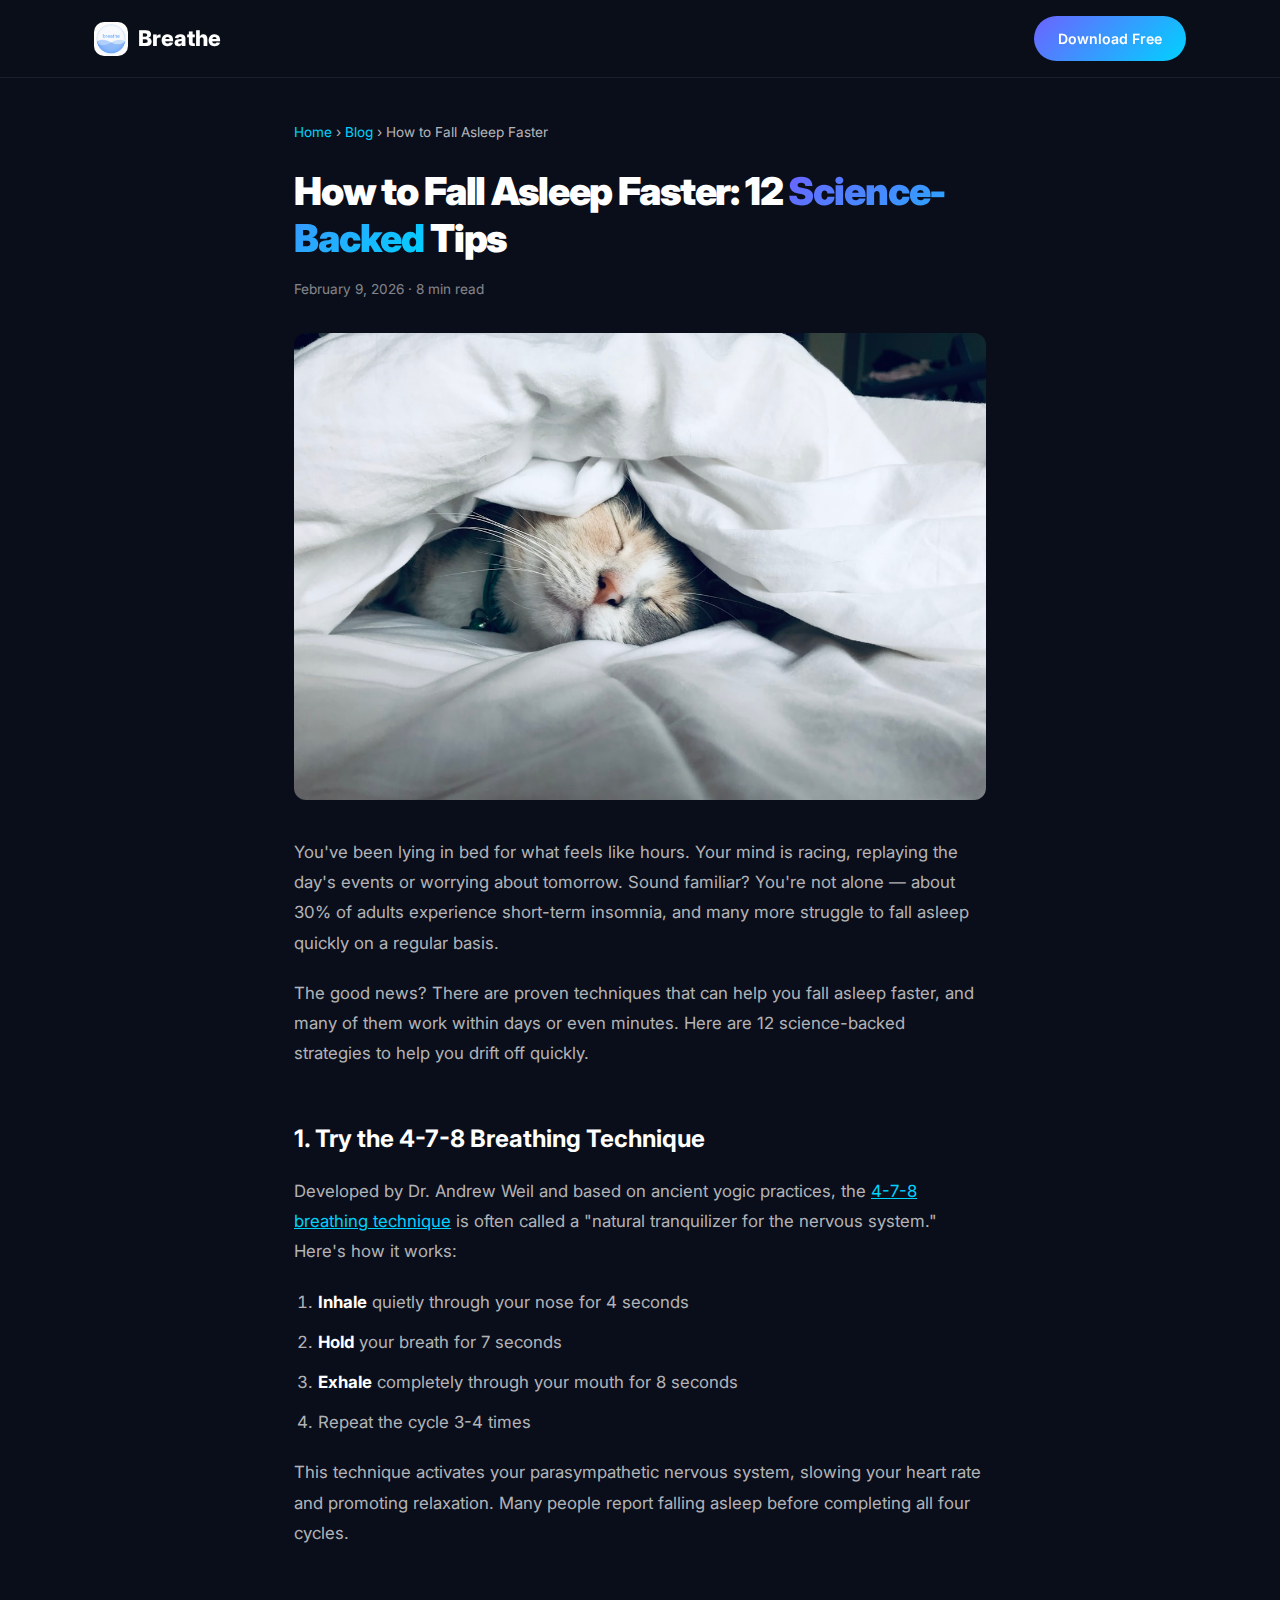
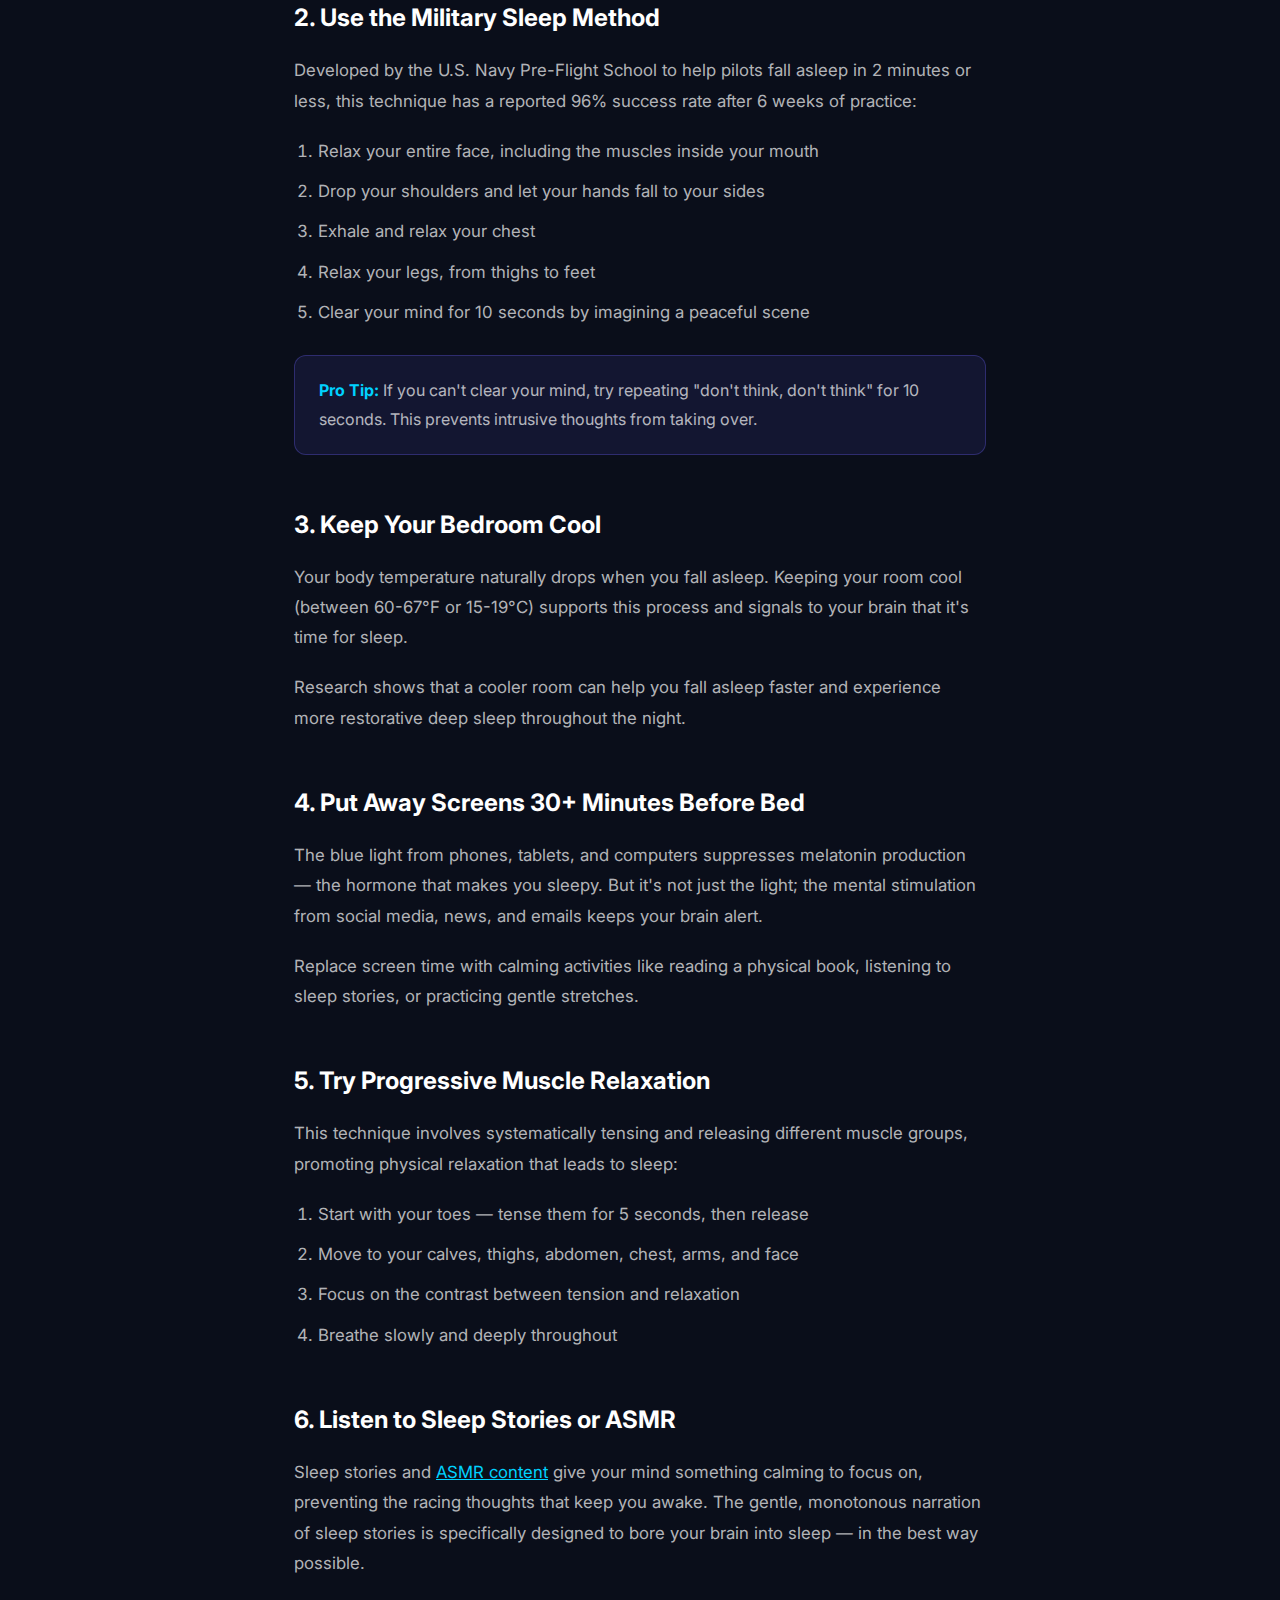
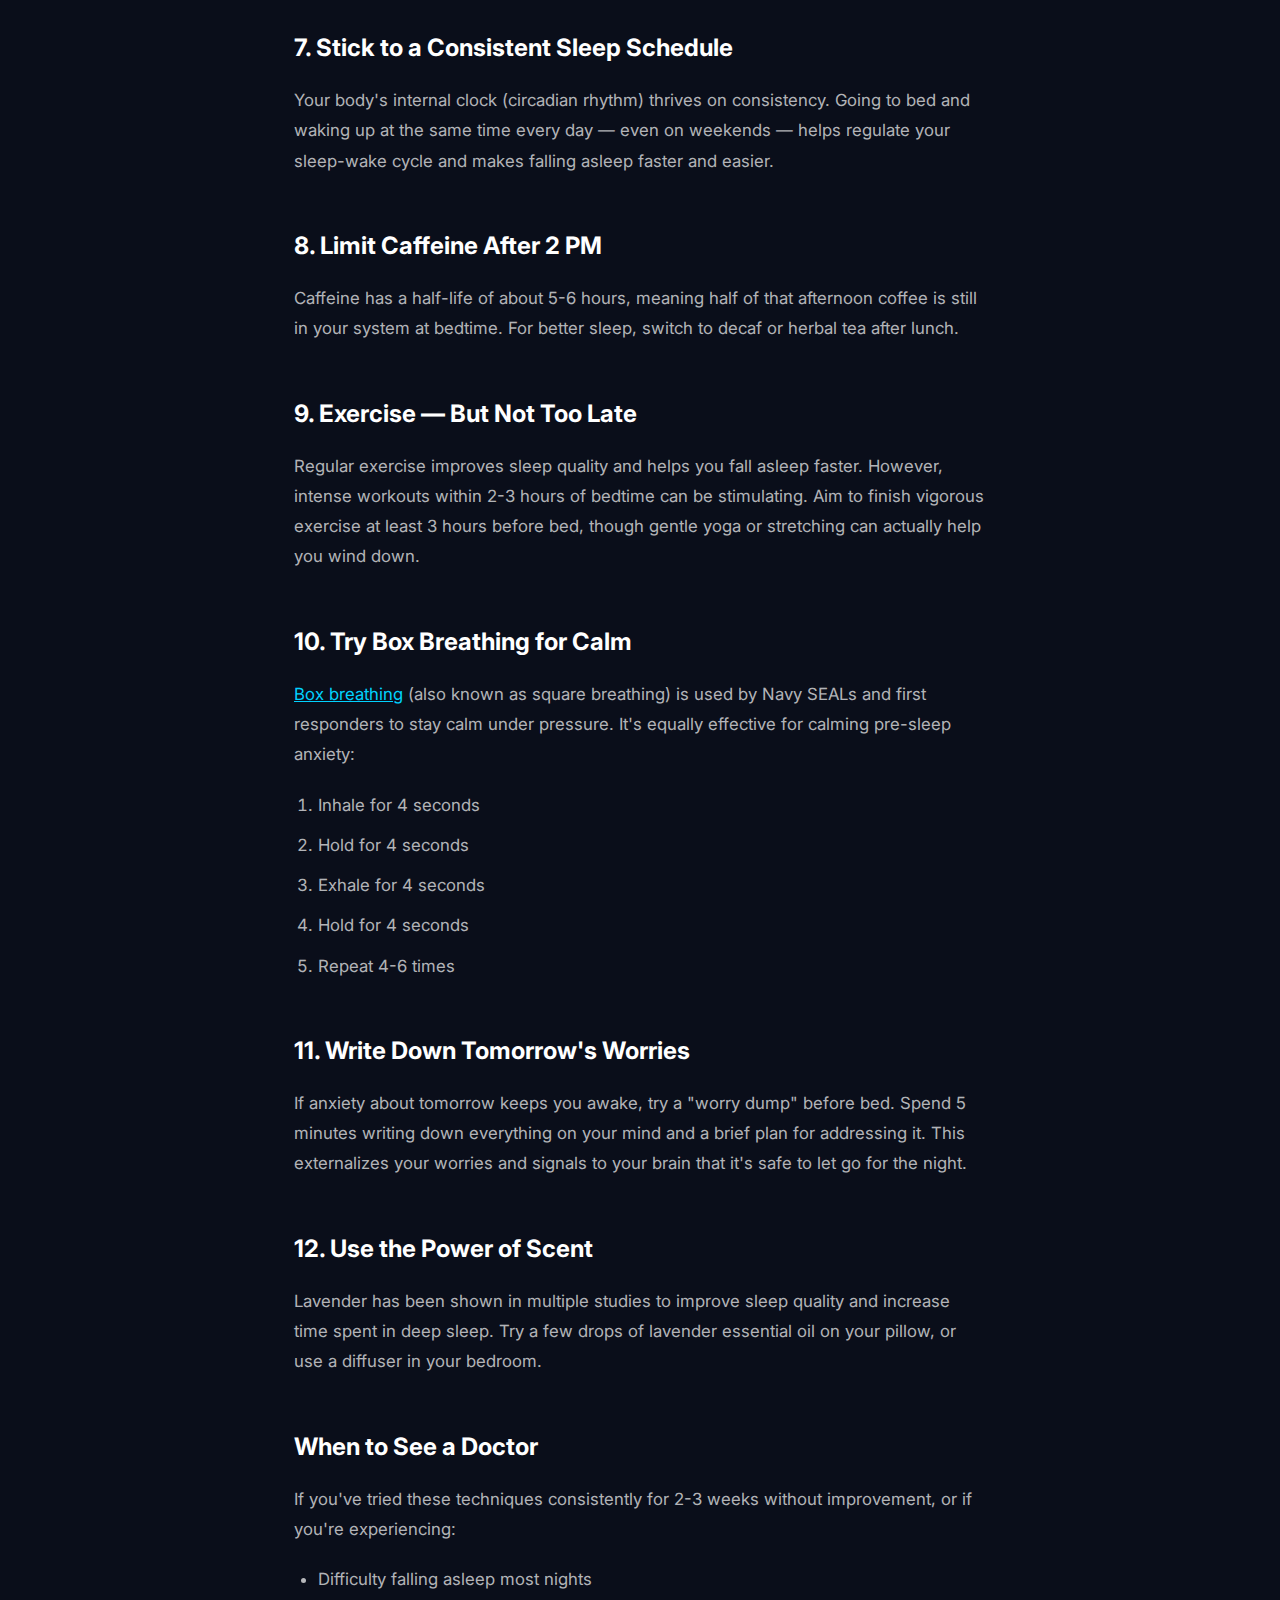
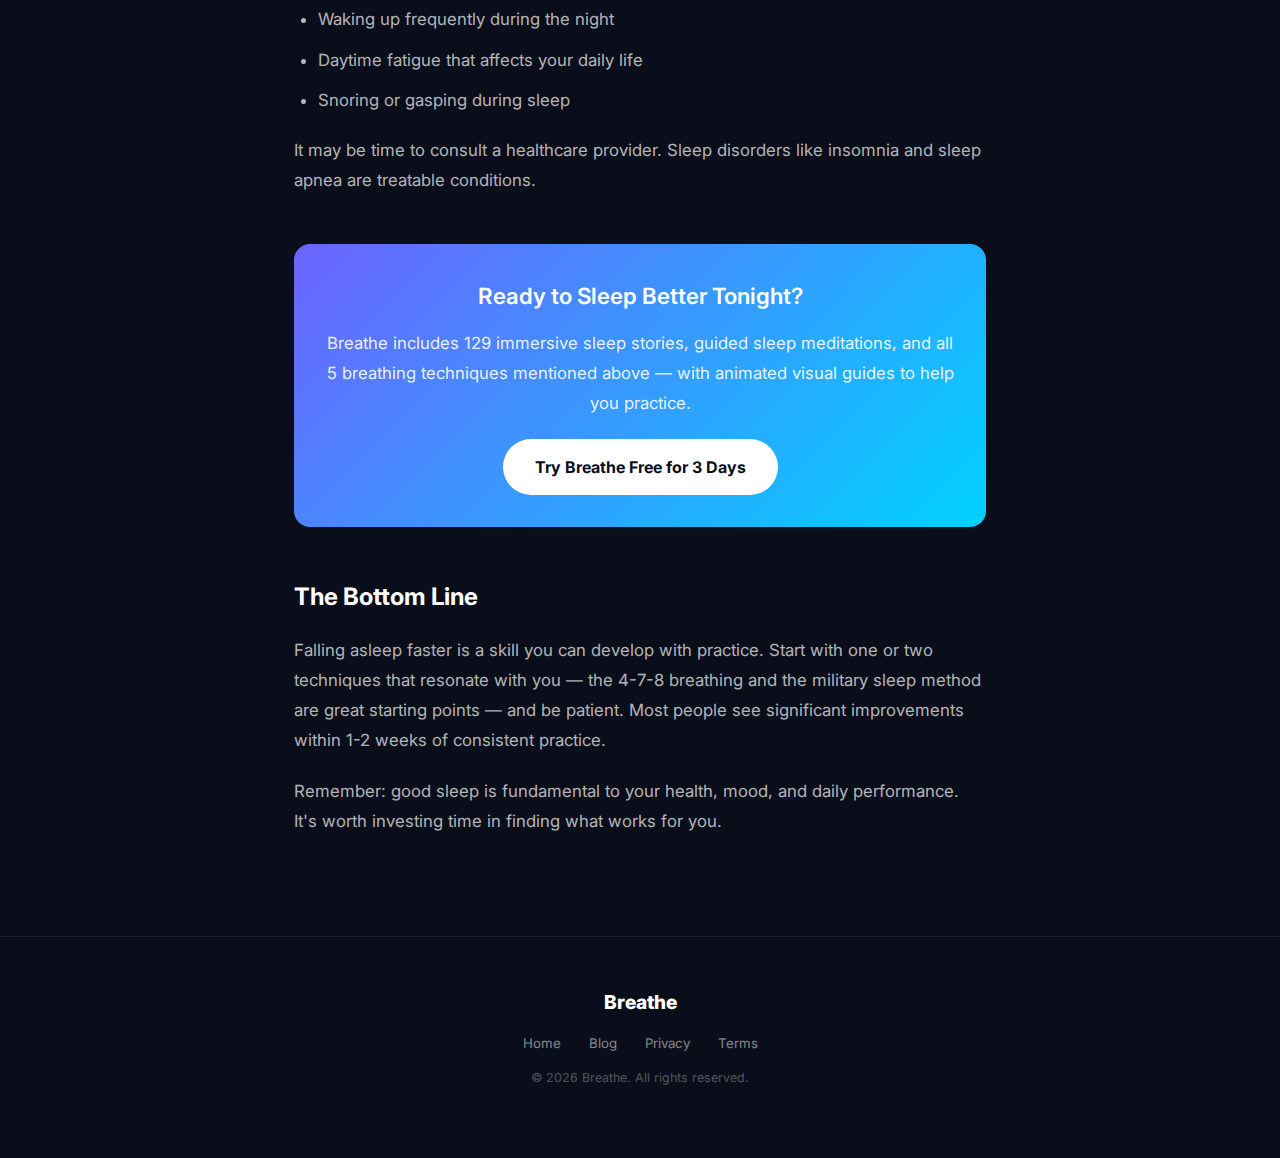
<file: blog/how-to-fall-asleep-faster.html>
<!DOCTYPE html>
<html lang="en">
<head>
    <meta charset="UTF-8">
    <meta name="viewport" content="width=device-width, initial-scale=1.0">
    <title>How to Fall Asleep Faster: 12 Science-Backed Tips — Breathe</title>
    <meta name="description" content="Struggling to fall asleep? Learn 12 proven techniques including the military sleep method, 4-7-8 breathing, and sleep hygiene tips that actually work.">
    <meta name="keywords" content="how to fall asleep faster, sleep tips, insomnia help, military sleep method, sleep hygiene, 4-7-8 breathing, fall asleep quickly">
    <meta name="robots" content="index, follow">
    <link rel="canonical" href="https://meditationandsleepapp.com/blog/how-to-fall-asleep-faster.html">
    <meta property="og:title" content="How to Fall Asleep Faster: 12 Science-Backed Tips">
    <meta property="og:description" content="Struggling to fall asleep? Learn proven techniques that actually work.">
    <meta property="og:type" content="article">
    <meta property="og:url" content="https://meditationandsleepapp.com/blog/how-to-fall-asleep-faster.html">
    <meta property="og:image" content="https://meditationandsleepapp.com/icon.png">
    <meta property="article:published_time" content="2026-02-09">
    <meta property="article:author" content="Breathe Team">
    <link rel="icon" type="image/png" href="../icon.png">
    <link rel="apple-touch-icon" href="../icon.png">
    <script type="application/ld+json">
    {
        "@context": "https://schema.org",
        "@type": "Article",
        "headline": "How to Fall Asleep Faster: 12 Science-Backed Tips",
        "description": "Learn proven techniques including the military sleep method, 4-7-8 breathing, and sleep hygiene tips that actually work.",
        "author": {
            "@type": "Organization",
            "name": "Breathe"
        },
        "publisher": {
            "@type": "Organization",
            "name": "Breathe",
            "logo": {
                "@type": "ImageObject",
                "url": "https://meditationandsleepapp.com/icon.png"
            }
        },
        "datePublished": "2026-02-09",
        "dateModified": "2026-02-09",
        "mainEntityOfPage": {
            "@type": "WebPage",
            "@id": "https://meditationandsleepapp.com/blog/how-to-fall-asleep-faster.html"
        }
    }
    </script>
    <script type="application/ld+json">
    {
        "@context": "https://schema.org",
        "@type": "HowTo",
        "name": "How to Fall Asleep Faster",
        "description": "A step-by-step guide to falling asleep quickly using proven techniques.",
        "totalTime": "PT15M",
        "step": [
            {
                "@type": "HowToStep",
                "name": "Try the 4-7-8 Breathing Technique",
                "text": "Inhale through your nose for 4 seconds, hold for 7 seconds, exhale through your mouth for 8 seconds. Repeat 4 times."
            },
            {
                "@type": "HowToStep",
                "name": "Use the Military Sleep Method",
                "text": "Relax your face, drop your shoulders, relax your arms, then legs. Clear your mind for 10 seconds by imagining a peaceful scene."
            },
            {
                "@type": "HowToStep",
                "name": "Keep Your Room Cool",
                "text": "Set your bedroom temperature between 60-67°F (15-19°C) for optimal sleep."
            },
            {
                "@type": "HowToStep",
                "name": "Put Away Screens",
                "text": "Stop using phones, tablets, and computers at least 30 minutes before bed."
            }
        ]
    }
    </script>
    <link rel="preconnect" href="https://fonts.googleapis.com">
    <link rel="preconnect" href="https://fonts.gstatic.com" crossorigin>
    <link href="https://fonts.googleapis.com/css2?family=Inter:wght@400;500;600;700;800&display=swap" rel="stylesheet">
    <style>
        *, *::before, *::after { margin: 0; padding: 0; box-sizing: border-box; }
        :root {
            --navy: #0a0e1a;
            --white: #fff;
            --white-70: rgba(255,255,255,0.7);
            --white-50: rgba(255,255,255,0.5);
            --white-10: rgba(255,255,255,0.08);
            --accent: #6C63FF;
            --accent2: #00D2FF;
            --gradient: linear-gradient(135deg, #6C63FF, #00D2FF);
        }
        html { scroll-behavior: smooth; }
        body {
            font-family: 'Inter', -apple-system, BlinkMacSystemFont, sans-serif;
            background: var(--navy);
            color: var(--white-70);
            line-height: 1.8;
            -webkit-font-smoothing: antialiased;
        }
        .nav {
            position: fixed;
            top: 0; left: 0; right: 0;
            z-index: 100;
            background: rgba(10,14,26,0.85);
            backdrop-filter: blur(24px);
            border-bottom: 1px solid var(--white-10);
        }
        .nav-inner {
            max-width: 1140px;
            margin: 0 auto;
            padding: 16px 24px;
            display: flex;
            justify-content: space-between;
            align-items: center;
        }
        .nav-logo {
            font-size: 1.35rem;
            font-weight: 800;
            color: var(--white);
            text-decoration: none;
            display: flex;
            align-items: center;
            gap: 10px;
        }
        .nav-icon { width: 34px; height: 34px; border-radius: 10px; }
        .nav-cta {
            background: var(--gradient);
            color: var(--white);
            text-decoration: none;
            padding: 10px 24px;
            border-radius: 50px;
            font-weight: 600;
            font-size: 0.88rem;
        }
        article {
            max-width: 740px;
            margin: 0 auto;
            padding: 120px 24px 80px;
        }
        .breadcrumb {
            font-size: 0.85rem;
            margin-bottom: 24px;
        }
        .breadcrumb a { color: var(--accent2); text-decoration: none; }
        .breadcrumb a:hover { text-decoration: underline; }
        .article-meta {
            font-size: 0.85rem;
            color: var(--white-50);
            margin-bottom: 32px;
        }
        h1 {
            color: var(--white);
            font-size: 2.4rem;
            font-weight: 900;
            letter-spacing: -0.03em;
            margin-bottom: 16px;
            line-height: 1.2;
        }
        .gradient-text {
            background: var(--gradient);
            -webkit-background-clip: text;
            -webkit-text-fill-color: transparent;
        }
        h2 {
            color: var(--white);
            font-size: 1.5rem;
            font-weight: 700;
            margin-top: 48px;
            margin-bottom: 16px;
        }
        h3 {
            color: var(--white);
            font-size: 1.2rem;
            font-weight: 600;
            margin-top: 32px;
            margin-bottom: 12px;
        }
        p { margin-bottom: 20px; font-size: 1.05rem; }
        ul, ol { padding-left: 24px; margin-bottom: 20px; }
        li { margin-bottom: 10px; font-size: 1.05rem; }
        strong { color: var(--white); }
        a { color: var(--accent2); }
        blockquote {
            border-left: 3px solid var(--accent);
            padding-left: 20px;
            margin: 28px 0;
            font-style: italic;
            color: var(--white-70);
        }
        .tip-box {
            background: rgba(108,99,255,0.1);
            border: 1px solid rgba(108,99,255,0.3);
            border-radius: 12px;
            padding: 20px 24px;
            margin: 28px 0;
        }
        .tip-box strong { color: var(--accent2); }
        .cta-box {
            background: var(--gradient);
            border-radius: 16px;
            padding: 32px;
            text-align: center;
            margin: 48px 0;
        }
        .cta-box h3 { color: var(--white); margin-top: 0; margin-bottom: 12px; font-size: 1.4rem; }
        .cta-box p { color: rgba(255,255,255,0.9); margin-bottom: 20px; }
        .cta-box a {
            display: inline-block;
            background: var(--white);
            color: var(--navy);
            padding: 14px 32px;
            border-radius: 50px;
            font-weight: 700;
            text-decoration: none;
        }
        .footer {
            padding: 48px 0;
            border-top: 1px solid var(--white-10);
            text-align: center;
        }
        .footer-inner { max-width: 1140px; margin: 0 auto; padding: 0 24px; }
        .footer-brand { font-size: 1.2rem; font-weight: 800; color: var(--white); margin-bottom: 12px; }
        .footer-links { display: flex; justify-content: center; gap: 28px; margin-bottom: 12px; flex-wrap: wrap; }
        .footer-links a { color: var(--white-50); font-size: 0.83rem; text-decoration: none; }
        .footer-copy { font-size: 0.78rem; color: rgba(255,255,255,0.3); }
        @media (max-width: 480px) {
            h1 { font-size: 1.8rem; }
            article { padding: 100px 16px 60px; }
        }
    </style>
</head>
<body>

<nav class="nav">
    <div class="nav-inner">
        <a href="../index.html" class="nav-logo"><img src="../icon.png" alt="Breathe" class="nav-icon">Breathe</a>
        <a href="https://apps.apple.com/us/app/breathe-meditation-sleep/id6758229420" class="nav-cta">Download Free</a>
    </div>
</nav>

<article>
    <nav class="breadcrumb">
        <a href="../index.html">Home</a> &rsaquo; <a href="index.html">Blog</a> &rsaquo; How to Fall Asleep Faster
    </nav>

    <h1>How to Fall Asleep Faster: 12 <span class="gradient-text">Science-Backed</span> Tips</h1>
    <div class="article-meta">February 9, 2026 · 8 min read</div>

    <img src="images/sleep.jpg" alt="Person sleeping peacefully in bed" style="width:100%;border-radius:12px;margin-bottom:28px;">

    <p>You've been lying in bed for what feels like hours. Your mind is racing, replaying the day's events or worrying about tomorrow. Sound familiar? You're not alone — about 30% of adults experience short-term insomnia, and many more struggle to fall asleep quickly on a regular basis.</p>

    <p>The good news? There are proven techniques that can help you fall asleep faster, and many of them work within days or even minutes. Here are 12 science-backed strategies to help you drift off quickly.</p>

    <h2>1. Try the 4-7-8 Breathing Technique</h2>
    <p>Developed by Dr. Andrew Weil and based on ancient yogic practices, the <a href="4-7-8-breathing-technique.html">4-7-8 breathing technique</a> is often called a "natural tranquilizer for the nervous system." Here's how it works:</p>
    <ol>
        <li><strong>Inhale</strong> quietly through your nose for 4 seconds</li>
        <li><strong>Hold</strong> your breath for 7 seconds</li>
        <li><strong>Exhale</strong> completely through your mouth for 8 seconds</li>
        <li>Repeat the cycle 3-4 times</li>
    </ol>
    <p>This technique activates your parasympathetic nervous system, slowing your heart rate and promoting relaxation. Many people report falling asleep before completing all four cycles.</p>

    <h2>2. Use the Military Sleep Method</h2>
    <p>Developed by the U.S. Navy Pre-Flight School to help pilots fall asleep in 2 minutes or less, this technique has a reported 96% success rate after 6 weeks of practice:</p>
    <ol>
        <li>Relax your entire face, including the muscles inside your mouth</li>
        <li>Drop your shoulders and let your hands fall to your sides</li>
        <li>Exhale and relax your chest</li>
        <li>Relax your legs, from thighs to feet</li>
        <li>Clear your mind for 10 seconds by imagining a peaceful scene</li>
    </ol>

    <div class="tip-box">
        <strong>Pro Tip:</strong> If you can't clear your mind, try repeating "don't think, don't think" for 10 seconds. This prevents intrusive thoughts from taking over.
    </div>

    <h2>3. Keep Your Bedroom Cool</h2>
    <p>Your body temperature naturally drops when you fall asleep. Keeping your room cool (between 60-67°F or 15-19°C) supports this process and signals to your brain that it's time for sleep.</p>
    <p>Research shows that a cooler room can help you fall asleep faster and experience more restorative deep sleep throughout the night.</p>

    <h2>4. Put Away Screens 30+ Minutes Before Bed</h2>
    <p>The blue light from phones, tablets, and computers suppresses melatonin production — the hormone that makes you sleepy. But it's not just the light; the mental stimulation from social media, news, and emails keeps your brain alert.</p>
    <p>Replace screen time with calming activities like reading a physical book, listening to sleep stories, or practicing gentle stretches.</p>

    <h2>5. Try Progressive Muscle Relaxation</h2>
    <p>This technique involves systematically tensing and releasing different muscle groups, promoting physical relaxation that leads to sleep:</p>
    <ol>
        <li>Start with your toes — tense them for 5 seconds, then release</li>
        <li>Move to your calves, thighs, abdomen, chest, arms, and face</li>
        <li>Focus on the contrast between tension and relaxation</li>
        <li>Breathe slowly and deeply throughout</li>
    </ol>

    <h2>6. Listen to Sleep Stories or ASMR</h2>
    <p>Sleep stories and <a href="asmr-for-sleep.html">ASMR content</a> give your mind something calming to focus on, preventing the racing thoughts that keep you awake. The gentle, monotonous narration of sleep stories is specifically designed to bore your brain into sleep — in the best way possible.</p>

    <h2>7. Stick to a Consistent Sleep Schedule</h2>
    <p>Your body's internal clock (circadian rhythm) thrives on consistency. Going to bed and waking up at the same time every day — even on weekends — helps regulate your sleep-wake cycle and makes falling asleep faster and easier.</p>

    <h2>8. Limit Caffeine After 2 PM</h2>
    <p>Caffeine has a half-life of about 5-6 hours, meaning half of that afternoon coffee is still in your system at bedtime. For better sleep, switch to decaf or herbal tea after lunch.</p>

    <h2>9. Exercise — But Not Too Late</h2>
    <p>Regular exercise improves sleep quality and helps you fall asleep faster. However, intense workouts within 2-3 hours of bedtime can be stimulating. Aim to finish vigorous exercise at least 3 hours before bed, though gentle yoga or stretching can actually help you wind down.</p>

    <h2>10. Try Box Breathing for Calm</h2>
    <p><a href="box-breathing-guide.html">Box breathing</a> (also known as square breathing) is used by Navy SEALs and first responders to stay calm under pressure. It's equally effective for calming pre-sleep anxiety:</p>
    <ol>
        <li>Inhale for 4 seconds</li>
        <li>Hold for 4 seconds</li>
        <li>Exhale for 4 seconds</li>
        <li>Hold for 4 seconds</li>
        <li>Repeat 4-6 times</li>
    </ol>

    <h2>11. Write Down Tomorrow's Worries</h2>
    <p>If anxiety about tomorrow keeps you awake, try a "worry dump" before bed. Spend 5 minutes writing down everything on your mind and a brief plan for addressing it. This externalizes your worries and signals to your brain that it's safe to let go for the night.</p>

    <h2>12. Use the Power of Scent</h2>
    <p>Lavender has been shown in multiple studies to improve sleep quality and increase time spent in deep sleep. Try a few drops of lavender essential oil on your pillow, or use a diffuser in your bedroom.</p>

    <h2>When to See a Doctor</h2>
    <p>If you've tried these techniques consistently for 2-3 weeks without improvement, or if you're experiencing:</p>
    <ul>
        <li>Difficulty falling asleep most nights</li>
        <li>Waking up frequently during the night</li>
        <li>Daytime fatigue that affects your daily life</li>
        <li>Snoring or gasping during sleep</li>
    </ul>
    <p>It may be time to consult a healthcare provider. Sleep disorders like insomnia and sleep apnea are treatable conditions.</p>

    <div class="cta-box">
        <h3>Ready to Sleep Better Tonight?</h3>
        <p>Breathe includes 129 immersive sleep stories, guided sleep meditations, and all 5 breathing techniques mentioned above — with animated visual guides to help you practice.</p>
        <a href="https://apps.apple.com/us/app/breathe-meditation-sleep/id6758229420">Try Breathe Free for 3 Days</a>
    </div>

    <h2>The Bottom Line</h2>
    <p>Falling asleep faster is a skill you can develop with practice. Start with one or two techniques that resonate with you — the 4-7-8 breathing and the military sleep method are great starting points — and be patient. Most people see significant improvements within 1-2 weeks of consistent practice.</p>

    <p>Remember: good sleep is fundamental to your health, mood, and daily performance. It's worth investing time in finding what works for you.</p>
</article>

<footer class="footer">
    <div class="footer-inner">
        <div class="footer-brand">Breathe</div>
        <div class="footer-links">
            <a href="../index.html">Home</a>
            <a href="index.html">Blog</a>
            <a href="../privacy.html">Privacy</a>
            <a href="../terms.html">Terms</a>
        </div>
        <p class="footer-copy">&copy; 2026 Breathe. All rights reserved.</p>
    </div>
</footer>

</body>
</html>
</file>
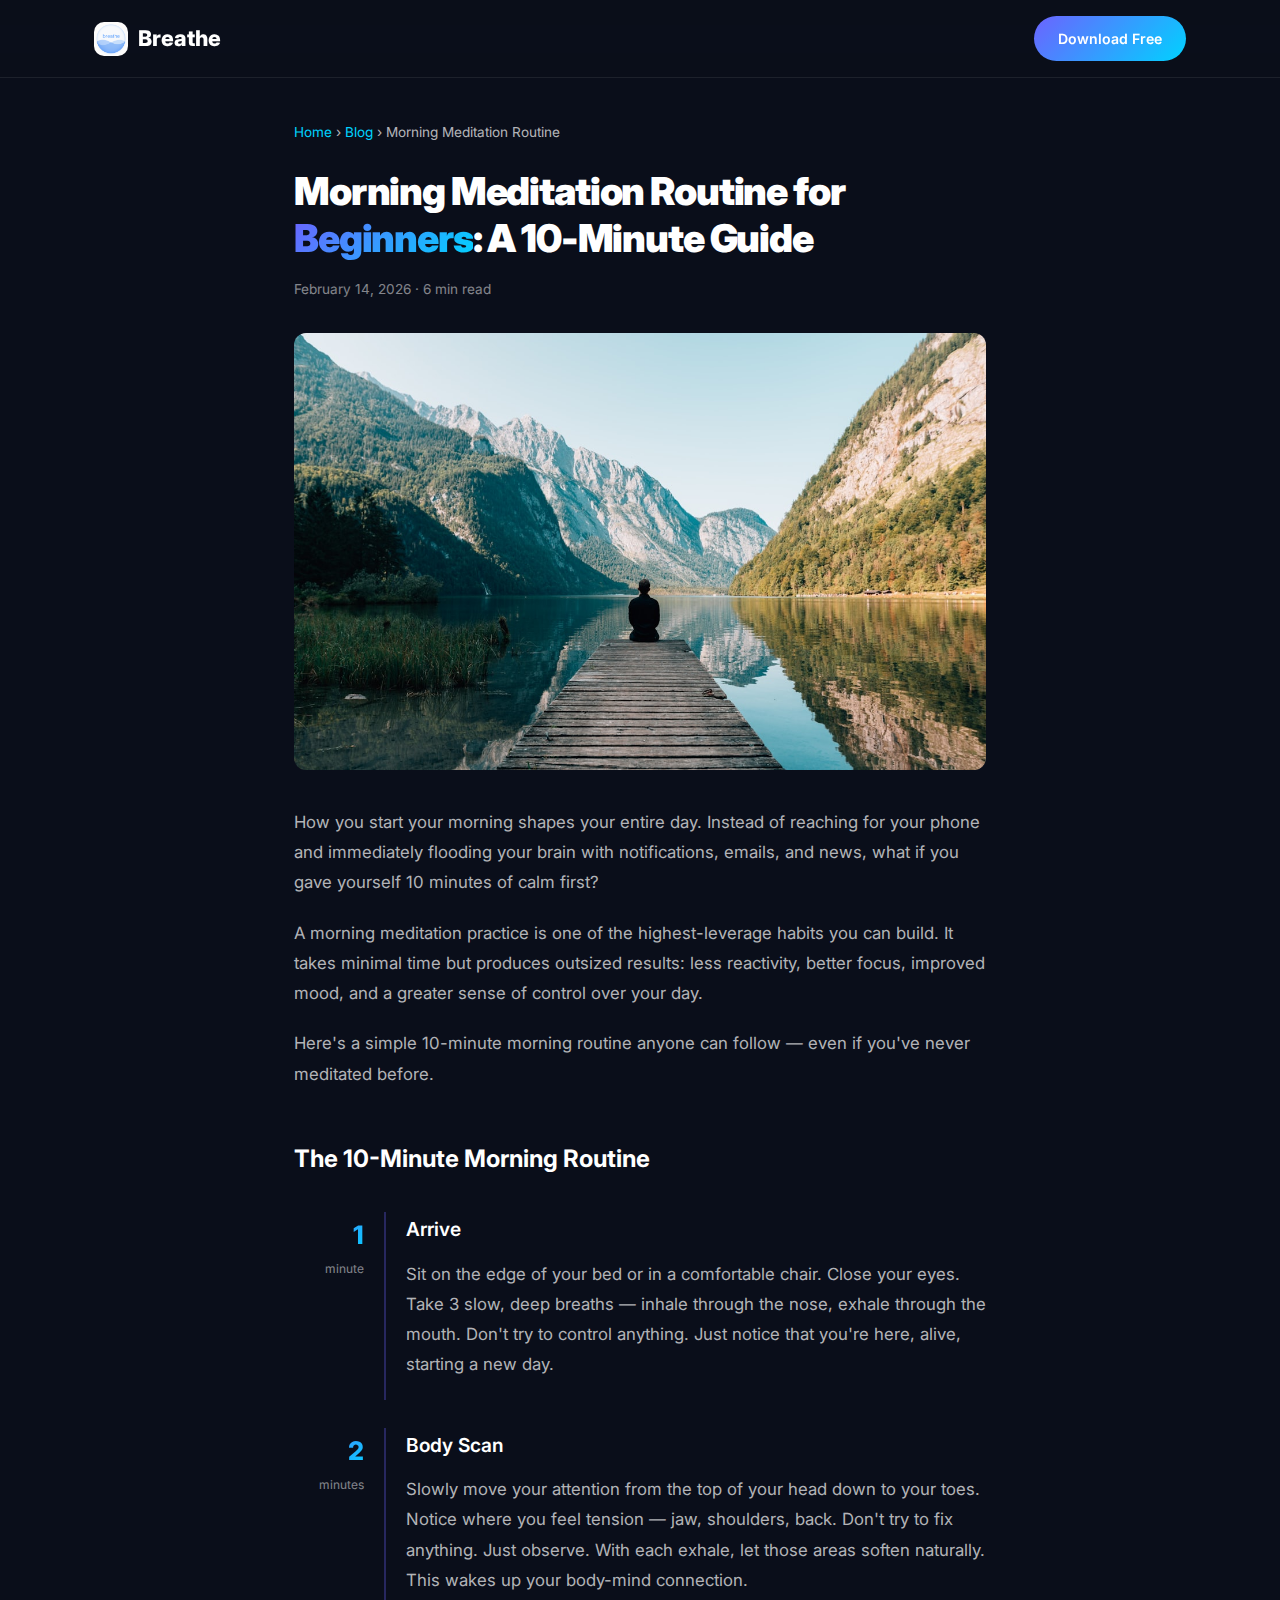
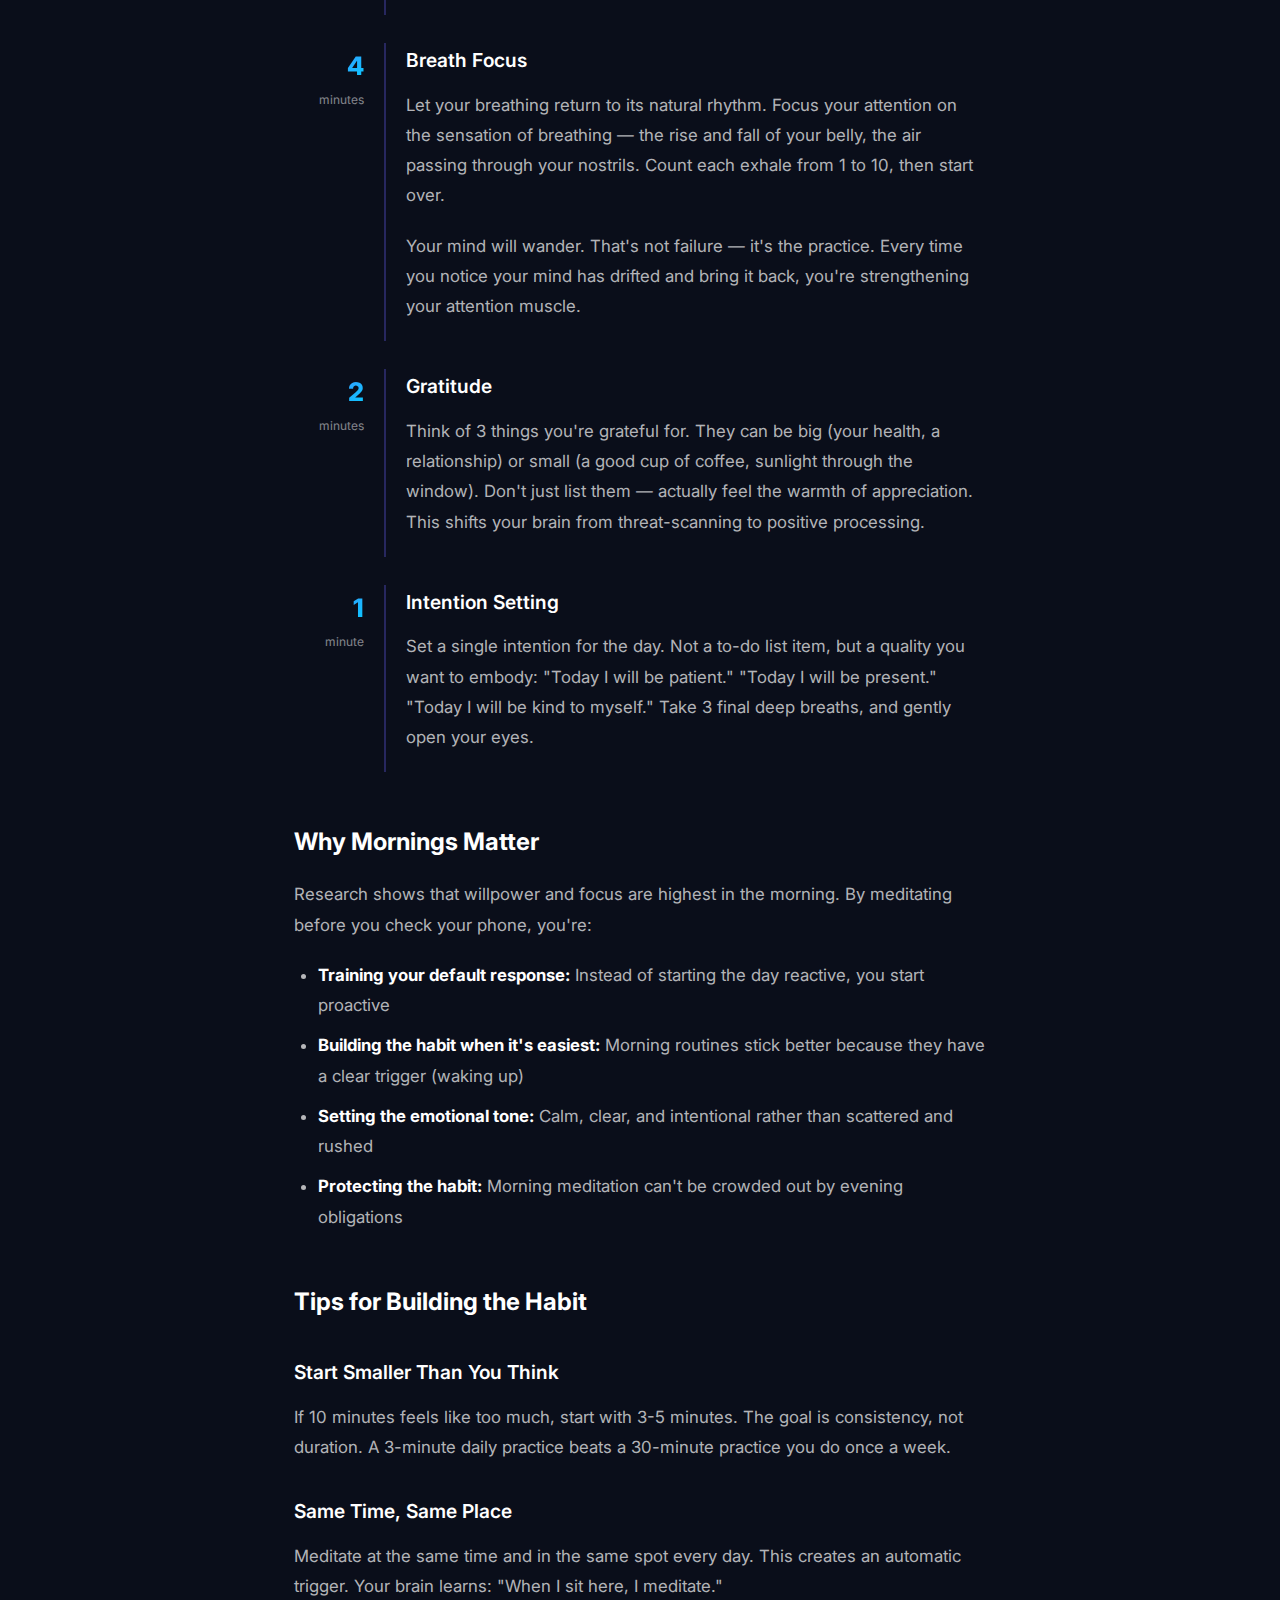
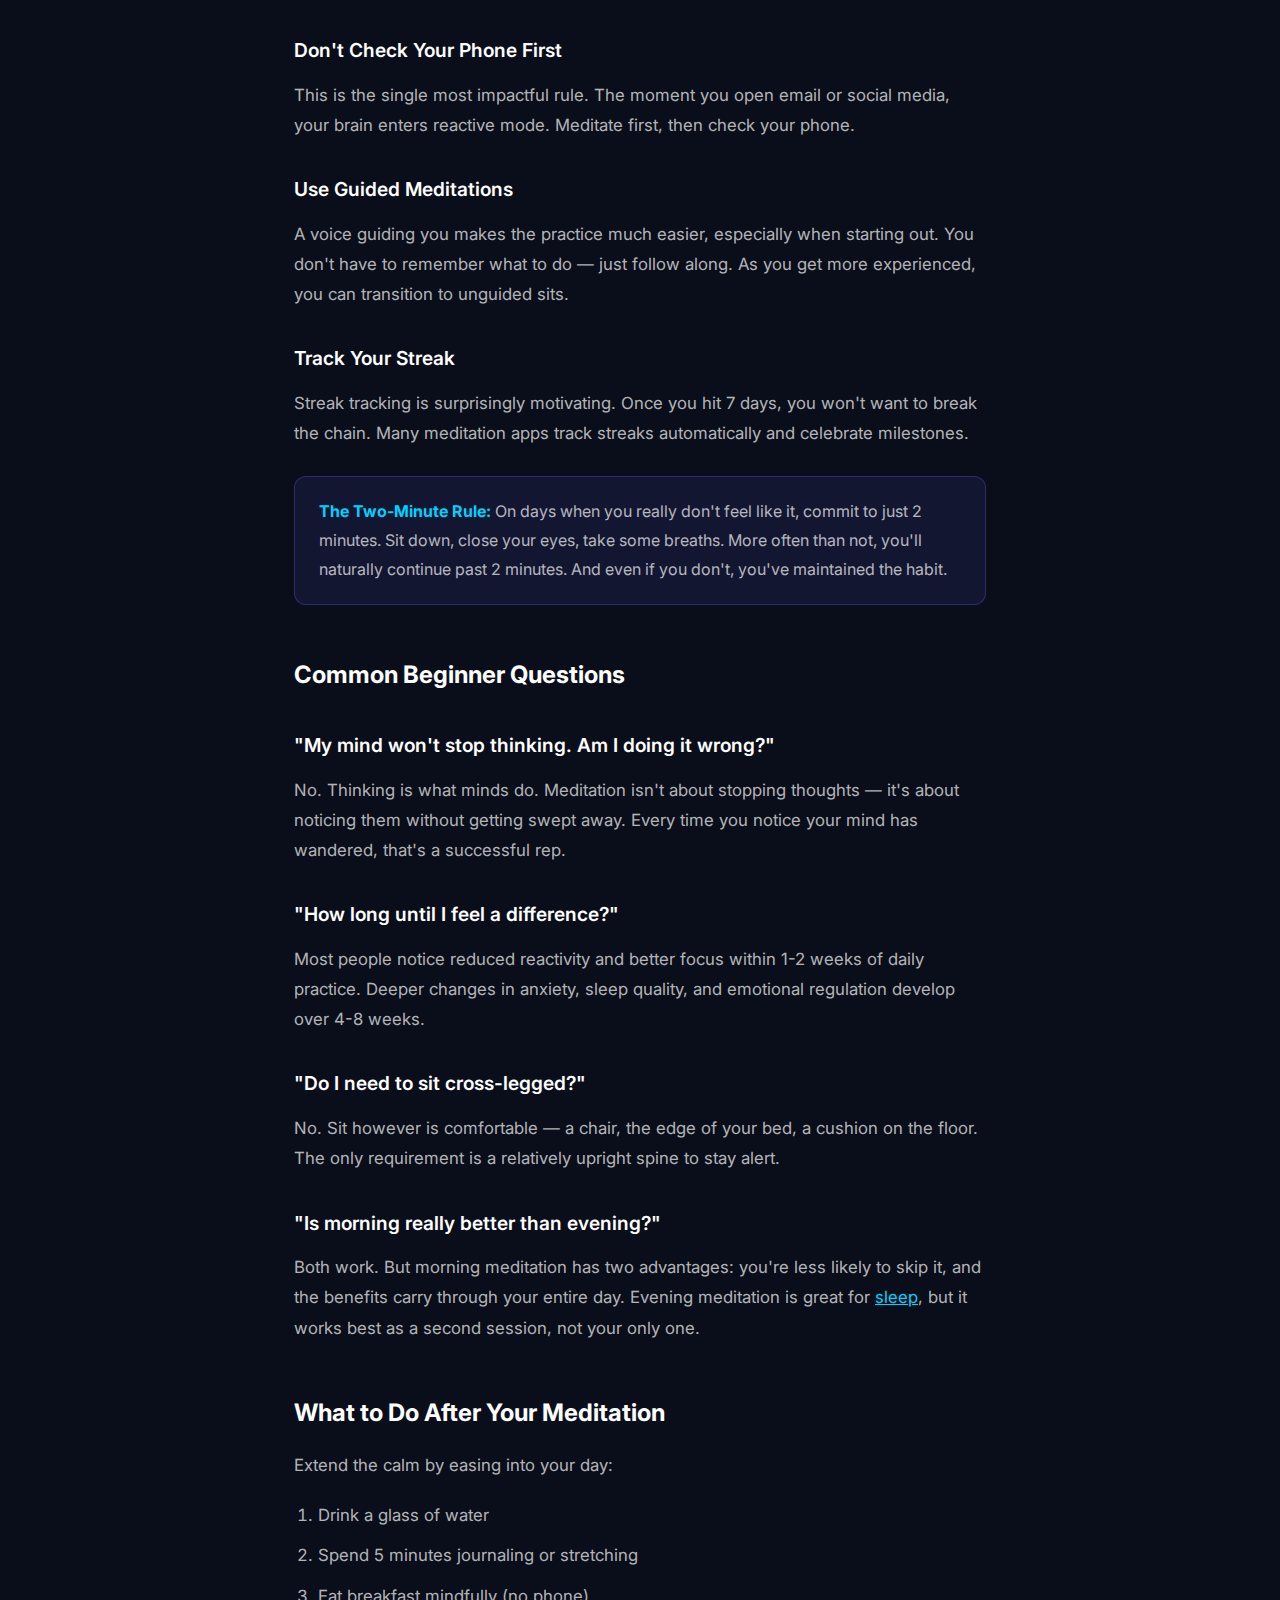
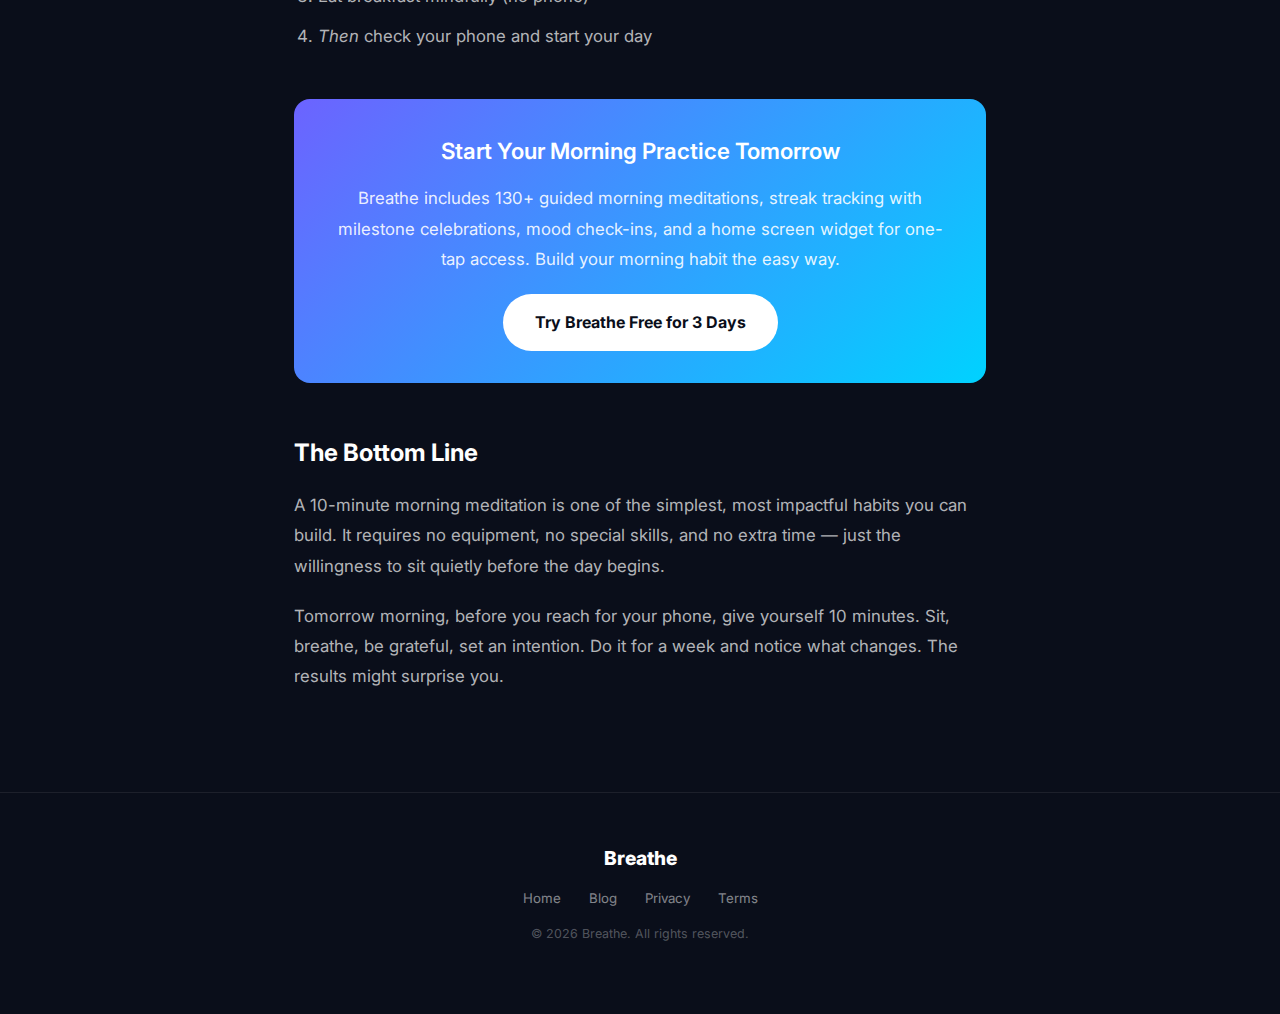
<file: blog/morning-meditation-routine.html>
<!DOCTYPE html>
<html lang="en">
<head>
    <meta charset="UTF-8">
    <meta name="viewport" content="width=device-width, initial-scale=1.0">
    <title>Morning Meditation Routine for Beginners: A 10-Minute Guide — Breathe</title>
    <meta name="description" content="Start your day calm and focused with this beginner-friendly 10-minute morning meditation routine. Step-by-step guide with breathing, gratitude, and intention setting.">
    <meta name="keywords" content="morning meditation, meditation routine, beginner meditation, how to meditate, morning routine, meditation for beginners, daily meditation, mindfulness morning">
    <meta name="robots" content="index, follow">
    <link rel="canonical" href="https://meditationandsleepapp.com/blog/morning-meditation-routine.html">
    <meta property="og:title" content="Morning Meditation Routine for Beginners: A 10-Minute Guide">
    <meta property="og:description" content="Start your day calm and focused with this beginner-friendly morning meditation routine.">
    <meta property="og:type" content="article">
    <meta property="og:url" content="https://meditationandsleepapp.com/blog/morning-meditation-routine.html">
    <meta property="og:image" content="https://meditationandsleepapp.com/blog/images/meditation.jpg">
    <meta property="article:published_time" content="2026-02-14">
    <link rel="icon" type="image/png" href="../icon.png">
    <script type="application/ld+json">
    {
        "@context": "https://schema.org",
        "@type": "Article",
        "headline": "Morning Meditation Routine for Beginners: A 10-Minute Guide",
        "description": "A beginner-friendly morning meditation routine to start your day with clarity and calm.",
        "author": {"@type": "Organization", "name": "Breathe"},
        "publisher": {"@type": "Organization", "name": "Breathe", "logo": {"@type": "ImageObject", "url": "https://meditationandsleepapp.com/icon.png"}},
        "datePublished": "2026-02-14",
        "dateModified": "2026-02-14"
    }
    </script>
    <script type="application/ld+json">
    {
        "@context": "https://schema.org",
        "@type": "HowTo",
        "name": "10-Minute Morning Meditation Routine",
        "description": "A simple morning meditation routine for beginners.",
        "totalTime": "PT10M",
        "step": [
            {"@type": "HowToStep", "name": "Arrive (1 minute)", "text": "Sit comfortably, close your eyes, and take 3 deep breaths to transition from sleep to wakefulness."},
            {"@type": "HowToStep", "name": "Body Scan (2 minutes)", "text": "Scan from head to feet, noticing areas of tension and consciously relaxing them."},
            {"@type": "HowToStep", "name": "Breath Focus (4 minutes)", "text": "Focus on your natural breath. Count each exhale from 1 to 10, then start over."},
            {"@type": "HowToStep", "name": "Gratitude (2 minutes)", "text": "Think of 3 things you're grateful for. Feel the warmth of appreciation."},
            {"@type": "HowToStep", "name": "Intention (1 minute)", "text": "Set a single intention for the day. Take 3 deep breaths and open your eyes."}
        ]
    }
    </script>
    <link rel="preconnect" href="https://fonts.googleapis.com">
    <link rel="preconnect" href="https://fonts.gstatic.com" crossorigin>
    <link href="https://fonts.googleapis.com/css2?family=Inter:wght@400;500;600;700;800&display=swap" rel="stylesheet">
    <style>
        *, *::before, *::after { margin: 0; padding: 0; box-sizing: border-box; }
        :root { --navy: #0a0e1a; --white: #fff; --white-70: rgba(255,255,255,0.7); --white-50: rgba(255,255,255,0.5); --white-10: rgba(255,255,255,0.08); --accent: #6C63FF; --accent2: #00D2FF; --gradient: linear-gradient(135deg, #6C63FF, #00D2FF); }
        html { scroll-behavior: smooth; }
        body { font-family: 'Inter', -apple-system, BlinkMacSystemFont, sans-serif; background: var(--navy); color: var(--white-70); line-height: 1.8; -webkit-font-smoothing: antialiased; }
        .nav { position: fixed; top: 0; left: 0; right: 0; z-index: 100; background: rgba(10,14,26,0.85); backdrop-filter: blur(24px); border-bottom: 1px solid var(--white-10); }
        .nav-inner { max-width: 1140px; margin: 0 auto; padding: 16px 24px; display: flex; justify-content: space-between; align-items: center; }
        .nav-logo { font-size: 1.35rem; font-weight: 800; color: var(--white); text-decoration: none; display: flex; align-items: center; gap: 10px; }
        .nav-icon { width: 34px; height: 34px; border-radius: 10px; }
        .nav-cta { background: var(--gradient); color: var(--white); text-decoration: none; padding: 10px 24px; border-radius: 50px; font-weight: 600; font-size: 0.88rem; }
        article { max-width: 740px; margin: 0 auto; padding: 120px 24px 80px; }
        .breadcrumb { font-size: 0.85rem; margin-bottom: 24px; }
        .breadcrumb a { color: var(--accent2); text-decoration: none; }
        .article-meta { font-size: 0.85rem; color: var(--white-50); margin-bottom: 32px; }
        h1 { color: var(--white); font-size: 2.4rem; font-weight: 900; letter-spacing: -0.03em; margin-bottom: 16px; line-height: 1.2; }
        .gradient-text { background: var(--gradient); -webkit-background-clip: text; -webkit-text-fill-color: transparent; }
        h2 { color: var(--white); font-size: 1.5rem; font-weight: 700; margin-top: 48px; margin-bottom: 16px; }
        h3 { color: var(--white); font-size: 1.2rem; font-weight: 600; margin-top: 32px; margin-bottom: 12px; }
        p { margin-bottom: 20px; font-size: 1.05rem; }
        ul, ol { padding-left: 24px; margin-bottom: 20px; }
        li { margin-bottom: 10px; font-size: 1.05rem; }
        strong { color: var(--white); }
        a { color: var(--accent2); }
        .timeline { margin: 32px 0; }
        .timeline-item { display: flex; gap: 20px; margin-bottom: 28px; }
        .timeline-time { min-width: 70px; text-align: right; }
        .timeline-time .mins { font-size: 1.6rem; font-weight: 800; background: var(--gradient); -webkit-background-clip: text; -webkit-text-fill-color: transparent; }
        .timeline-time .label { font-size: 0.75rem; color: var(--white-50); }
        .timeline-content { border-left: 2px solid rgba(108,99,255,0.3); padding-left: 20px; }
        .timeline-content h3 { margin-top: 0; }
        .tip-box { background: rgba(108,99,255,0.1); border: 1px solid rgba(108,99,255,0.3); border-radius: 12px; padding: 20px 24px; margin: 28px 0; }
        .tip-box strong { color: var(--accent2); }
        .cta-box { background: var(--gradient); border-radius: 16px; padding: 32px; text-align: center; margin: 48px 0; }
        .cta-box h3 { color: var(--white); margin-top: 0; margin-bottom: 12px; font-size: 1.4rem; }
        .cta-box p { color: rgba(255,255,255,0.9); margin-bottom: 20px; }
        .cta-box a { display: inline-block; background: var(--white); color: var(--navy); padding: 14px 32px; border-radius: 50px; font-weight: 700; text-decoration: none; }
        .footer { padding: 48px 0; border-top: 1px solid var(--white-10); text-align: center; }
        .footer-inner { max-width: 1140px; margin: 0 auto; padding: 0 24px; }
        .footer-brand { font-size: 1.2rem; font-weight: 800; color: var(--white); margin-bottom: 12px; }
        .footer-links { display: flex; justify-content: center; gap: 28px; margin-bottom: 12px; flex-wrap: wrap; }
        .footer-links a { color: var(--white-50); font-size: 0.83rem; text-decoration: none; }
        .footer-copy { font-size: 0.78rem; color: rgba(255,255,255,0.3); }
        @media (max-width: 480px) { h1 { font-size: 1.8rem; } article { padding: 100px 16px 60px; } .timeline-item { flex-direction: column; gap: 8px; } .timeline-time { text-align: left; } }
    </style>
</head>
<body>

<nav class="nav">
    <div class="nav-inner">
        <a href="../index.html" class="nav-logo"><img src="../icon.png" alt="Breathe" class="nav-icon">Breathe</a>
        <a href="https://apps.apple.com/us/app/breathe-meditation-sleep/id6758229420" class="nav-cta">Download Free</a>
    </div>
</nav>

<article>
    <nav class="breadcrumb">
        <a href="../index.html">Home</a> &rsaquo; <a href="index.html">Blog</a> &rsaquo; Morning Meditation Routine
    </nav>

    <h1>Morning Meditation Routine for <span class="gradient-text">Beginners</span>: A 10-Minute Guide</h1>
    <div class="article-meta">February 14, 2026 · 6 min read</div>

    <img src="images/meditation.jpg" alt="Peaceful morning meditation scene" style="width:100%;border-radius:12px;margin-bottom:28px;">

    <p>How you start your morning shapes your entire day. Instead of reaching for your phone and immediately flooding your brain with notifications, emails, and news, what if you gave yourself 10 minutes of calm first?</p>

    <p>A morning meditation practice is one of the highest-leverage habits you can build. It takes minimal time but produces outsized results: less reactivity, better focus, improved mood, and a greater sense of control over your day.</p>

    <p>Here's a simple 10-minute morning routine anyone can follow — even if you've never meditated before.</p>

    <h2>The 10-Minute Morning Routine</h2>

    <div class="timeline">
        <div class="timeline-item">
            <div class="timeline-time">
                <div class="mins">1</div>
                <div class="label">minute</div>
            </div>
            <div class="timeline-content">
                <h3>Arrive</h3>
                <p>Sit on the edge of your bed or in a comfortable chair. Close your eyes. Take 3 slow, deep breaths — inhale through the nose, exhale through the mouth. Don't try to control anything. Just notice that you're here, alive, starting a new day.</p>
            </div>
        </div>

        <div class="timeline-item">
            <div class="timeline-time">
                <div class="mins">2</div>
                <div class="label">minutes</div>
            </div>
            <div class="timeline-content">
                <h3>Body Scan</h3>
                <p>Slowly move your attention from the top of your head down to your toes. Notice where you feel tension — jaw, shoulders, back. Don't try to fix anything. Just observe. With each exhale, let those areas soften naturally. This wakes up your body-mind connection.</p>
            </div>
        </div>

        <div class="timeline-item">
            <div class="timeline-time">
                <div class="mins">4</div>
                <div class="label">minutes</div>
            </div>
            <div class="timeline-content">
                <h3>Breath Focus</h3>
                <p>Let your breathing return to its natural rhythm. Focus your attention on the sensation of breathing — the rise and fall of your belly, the air passing through your nostrils. Count each exhale from 1 to 10, then start over.</p>
                <p>Your mind will wander. That's not failure — it's the practice. Every time you notice your mind has drifted and bring it back, you're strengthening your attention muscle.</p>
            </div>
        </div>

        <div class="timeline-item">
            <div class="timeline-time">
                <div class="mins">2</div>
                <div class="label">minutes</div>
            </div>
            <div class="timeline-content">
                <h3>Gratitude</h3>
                <p>Think of 3 things you're grateful for. They can be big (your health, a relationship) or small (a good cup of coffee, sunlight through the window). Don't just list them — actually feel the warmth of appreciation. This shifts your brain from threat-scanning to positive processing.</p>
            </div>
        </div>

        <div class="timeline-item">
            <div class="timeline-time">
                <div class="mins">1</div>
                <div class="label">minute</div>
            </div>
            <div class="timeline-content">
                <h3>Intention Setting</h3>
                <p>Set a single intention for the day. Not a to-do list item, but a quality you want to embody: "Today I will be patient." "Today I will be present." "Today I will be kind to myself." Take 3 final deep breaths, and gently open your eyes.</p>
            </div>
        </div>
    </div>

    <h2>Why Mornings Matter</h2>
    <p>Research shows that willpower and focus are highest in the morning. By meditating before you check your phone, you're:</p>

    <ul>
        <li><strong>Training your default response:</strong> Instead of starting the day reactive, you start proactive</li>
        <li><strong>Building the habit when it's easiest:</strong> Morning routines stick better because they have a clear trigger (waking up)</li>
        <li><strong>Setting the emotional tone:</strong> Calm, clear, and intentional rather than scattered and rushed</li>
        <li><strong>Protecting the habit:</strong> Morning meditation can't be crowded out by evening obligations</li>
    </ul>

    <h2>Tips for Building the Habit</h2>

    <h3>Start Smaller Than You Think</h3>
    <p>If 10 minutes feels like too much, start with 3-5 minutes. The goal is consistency, not duration. A 3-minute daily practice beats a 30-minute practice you do once a week.</p>

    <h3>Same Time, Same Place</h3>
    <p>Meditate at the same time and in the same spot every day. This creates an automatic trigger. Your brain learns: "When I sit here, I meditate."</p>

    <h3>Don't Check Your Phone First</h3>
    <p>This is the single most impactful rule. The moment you open email or social media, your brain enters reactive mode. Meditate first, then check your phone.</p>

    <h3>Use Guided Meditations</h3>
    <p>A voice guiding you makes the practice much easier, especially when starting out. You don't have to remember what to do — just follow along. As you get more experienced, you can transition to unguided sits.</p>

    <h3>Track Your Streak</h3>
    <p>Streak tracking is surprisingly motivating. Once you hit 7 days, you won't want to break the chain. Many meditation apps track streaks automatically and celebrate milestones.</p>

    <div class="tip-box">
        <strong>The Two-Minute Rule:</strong> On days when you really don't feel like it, commit to just 2 minutes. Sit down, close your eyes, take some breaths. More often than not, you'll naturally continue past 2 minutes. And even if you don't, you've maintained the habit.
    </div>

    <h2>Common Beginner Questions</h2>

    <h3>"My mind won't stop thinking. Am I doing it wrong?"</h3>
    <p>No. Thinking is what minds do. Meditation isn't about stopping thoughts — it's about noticing them without getting swept away. Every time you notice your mind has wandered, that's a successful rep.</p>

    <h3>"How long until I feel a difference?"</h3>
    <p>Most people notice reduced reactivity and better focus within 1-2 weeks of daily practice. Deeper changes in anxiety, sleep quality, and emotional regulation develop over 4-8 weeks.</p>

    <h3>"Do I need to sit cross-legged?"</h3>
    <p>No. Sit however is comfortable — a chair, the edge of your bed, a cushion on the floor. The only requirement is a relatively upright spine to stay alert.</p>

    <h3>"Is morning really better than evening?"</h3>
    <p>Both work. But morning meditation has two advantages: you're less likely to skip it, and the benefits carry through your entire day. Evening meditation is great for <a href="how-to-fall-asleep-faster.html">sleep</a>, but it works best as a second session, not your only one.</p>

    <h2>What to Do After Your Meditation</h2>
    <p>Extend the calm by easing into your day:</p>
    <ol>
        <li>Drink a glass of water</li>
        <li>Spend 5 minutes journaling or stretching</li>
        <li>Eat breakfast mindfully (no phone)</li>
        <li><em>Then</em> check your phone and start your day</li>
    </ol>

    <div class="cta-box">
        <h3>Start Your Morning Practice Tomorrow</h3>
        <p>Breathe includes 130+ guided morning meditations, streak tracking with milestone celebrations, mood check-ins, and a home screen widget for one-tap access. Build your morning habit the easy way.</p>
        <a href="https://apps.apple.com/us/app/breathe-meditation-sleep/id6758229420">Try Breathe Free for 3 Days</a>
    </div>

    <h2>The Bottom Line</h2>
    <p>A 10-minute morning meditation is one of the simplest, most impactful habits you can build. It requires no equipment, no special skills, and no extra time — just the willingness to sit quietly before the day begins.</p>

    <p>Tomorrow morning, before you reach for your phone, give yourself 10 minutes. Sit, breathe, be grateful, set an intention. Do it for a week and notice what changes. The results might surprise you.</p>
</article>

<footer class="footer">
    <div class="footer-inner">
        <div class="footer-brand">Breathe</div>
        <div class="footer-links">
            <a href="../index.html">Home</a>
            <a href="index.html">Blog</a>
            <a href="../privacy.html">Privacy</a>
            <a href="../terms.html">Terms</a>
        </div>
        <p class="footer-copy">&copy; 2026 Breathe. All rights reserved.</p>
    </div>
</footer>

</body>
</html>
</file>
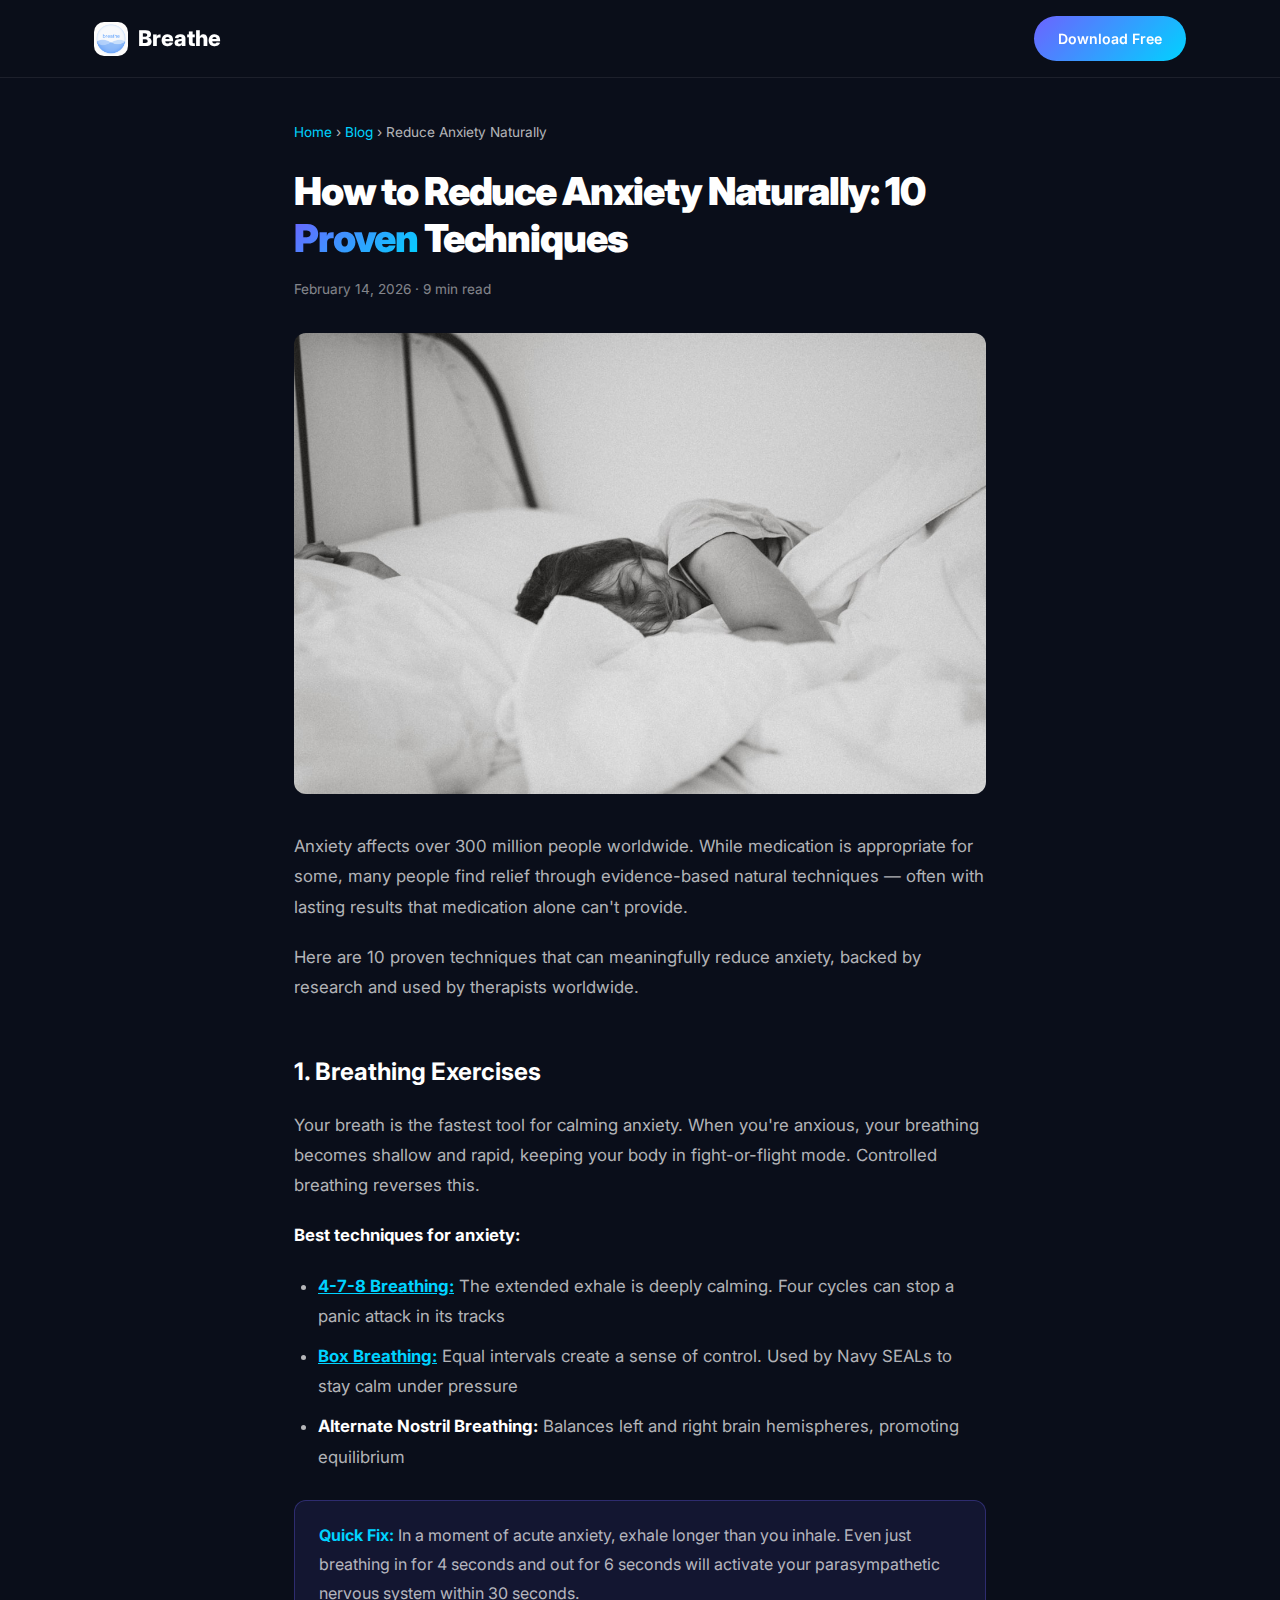
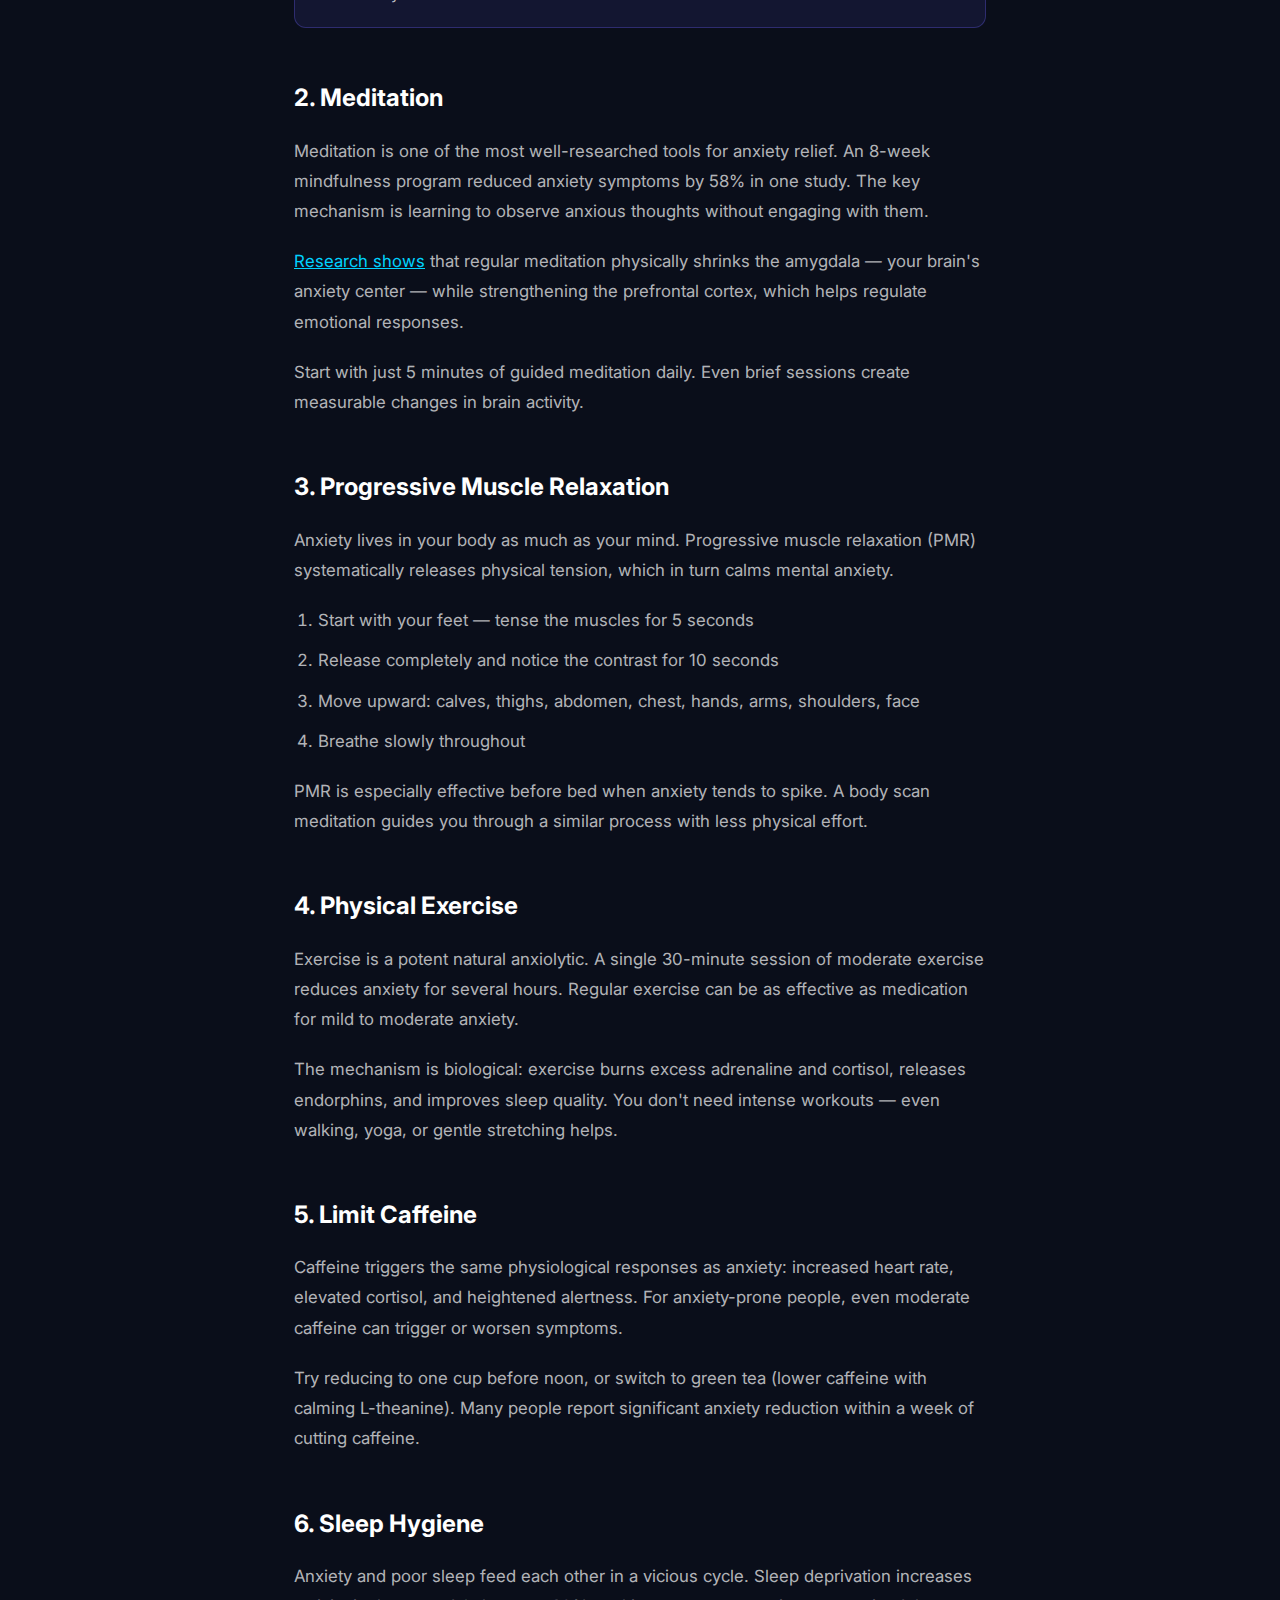
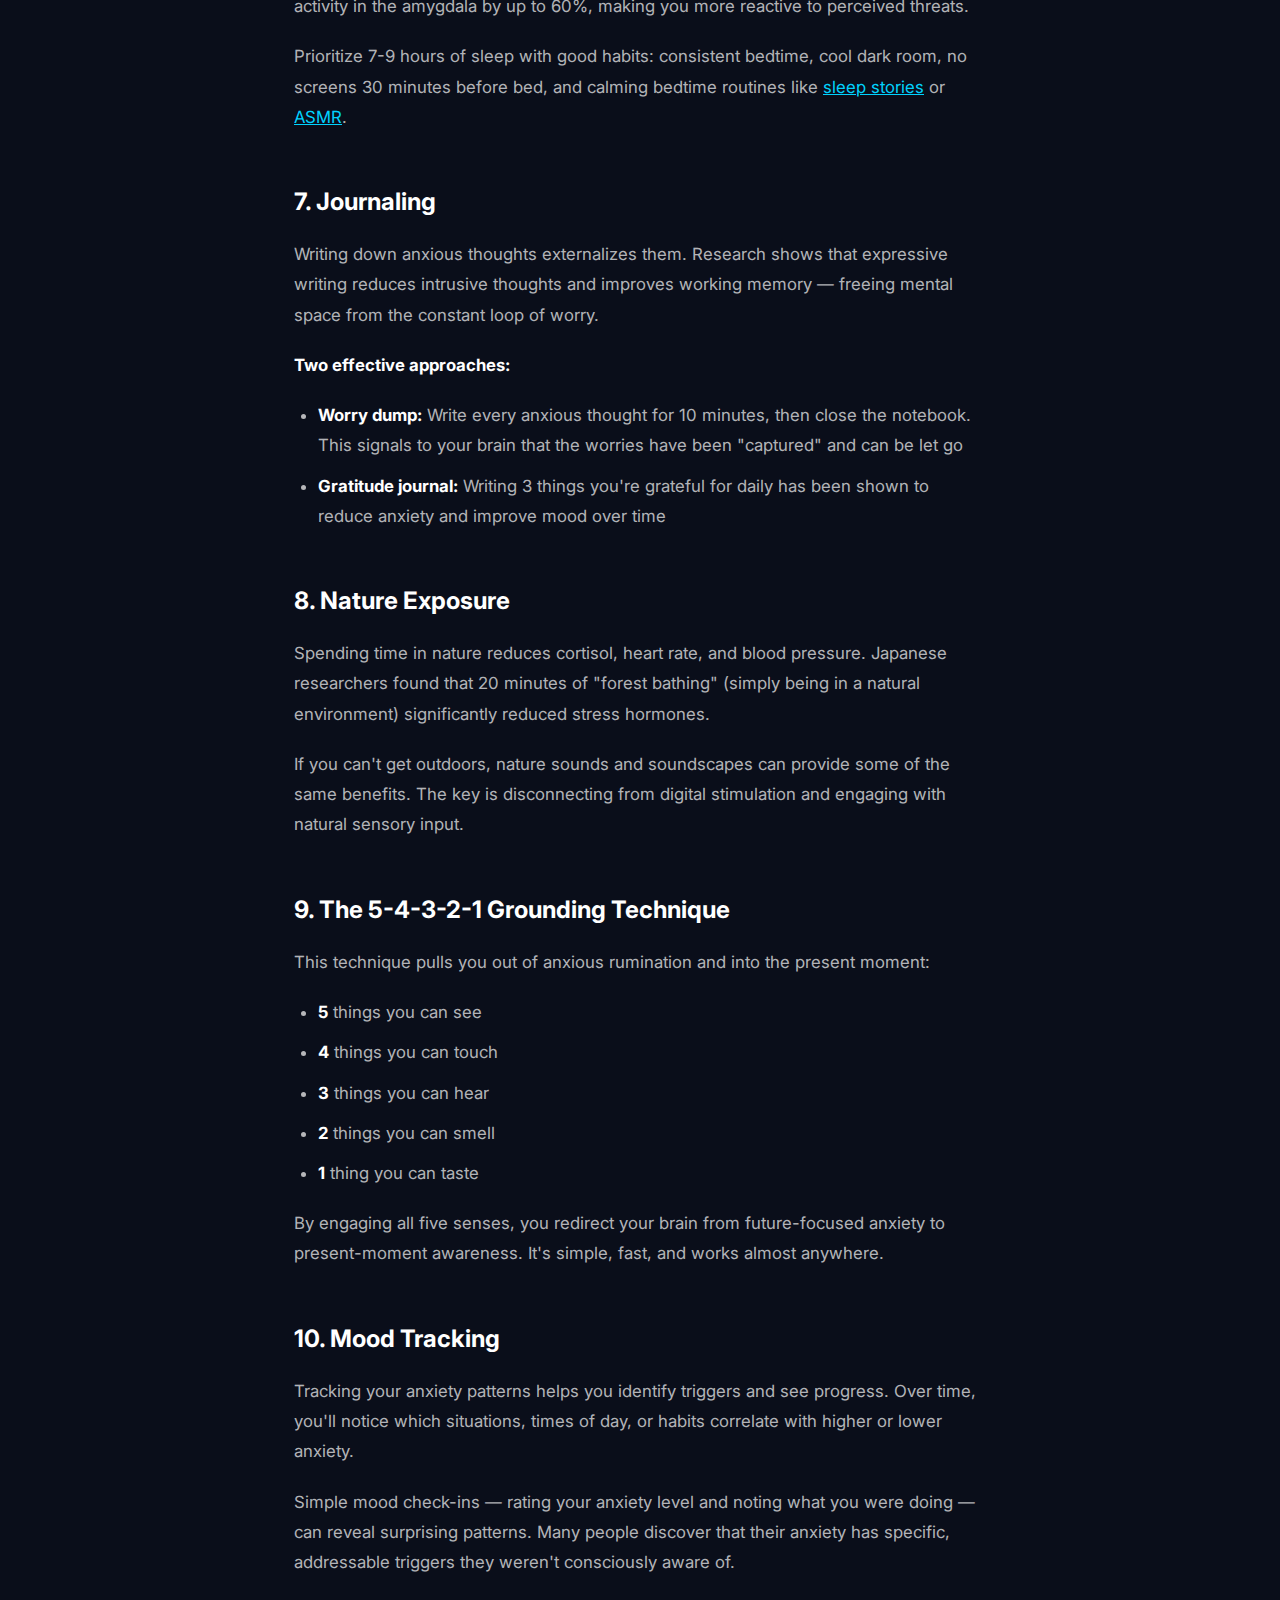
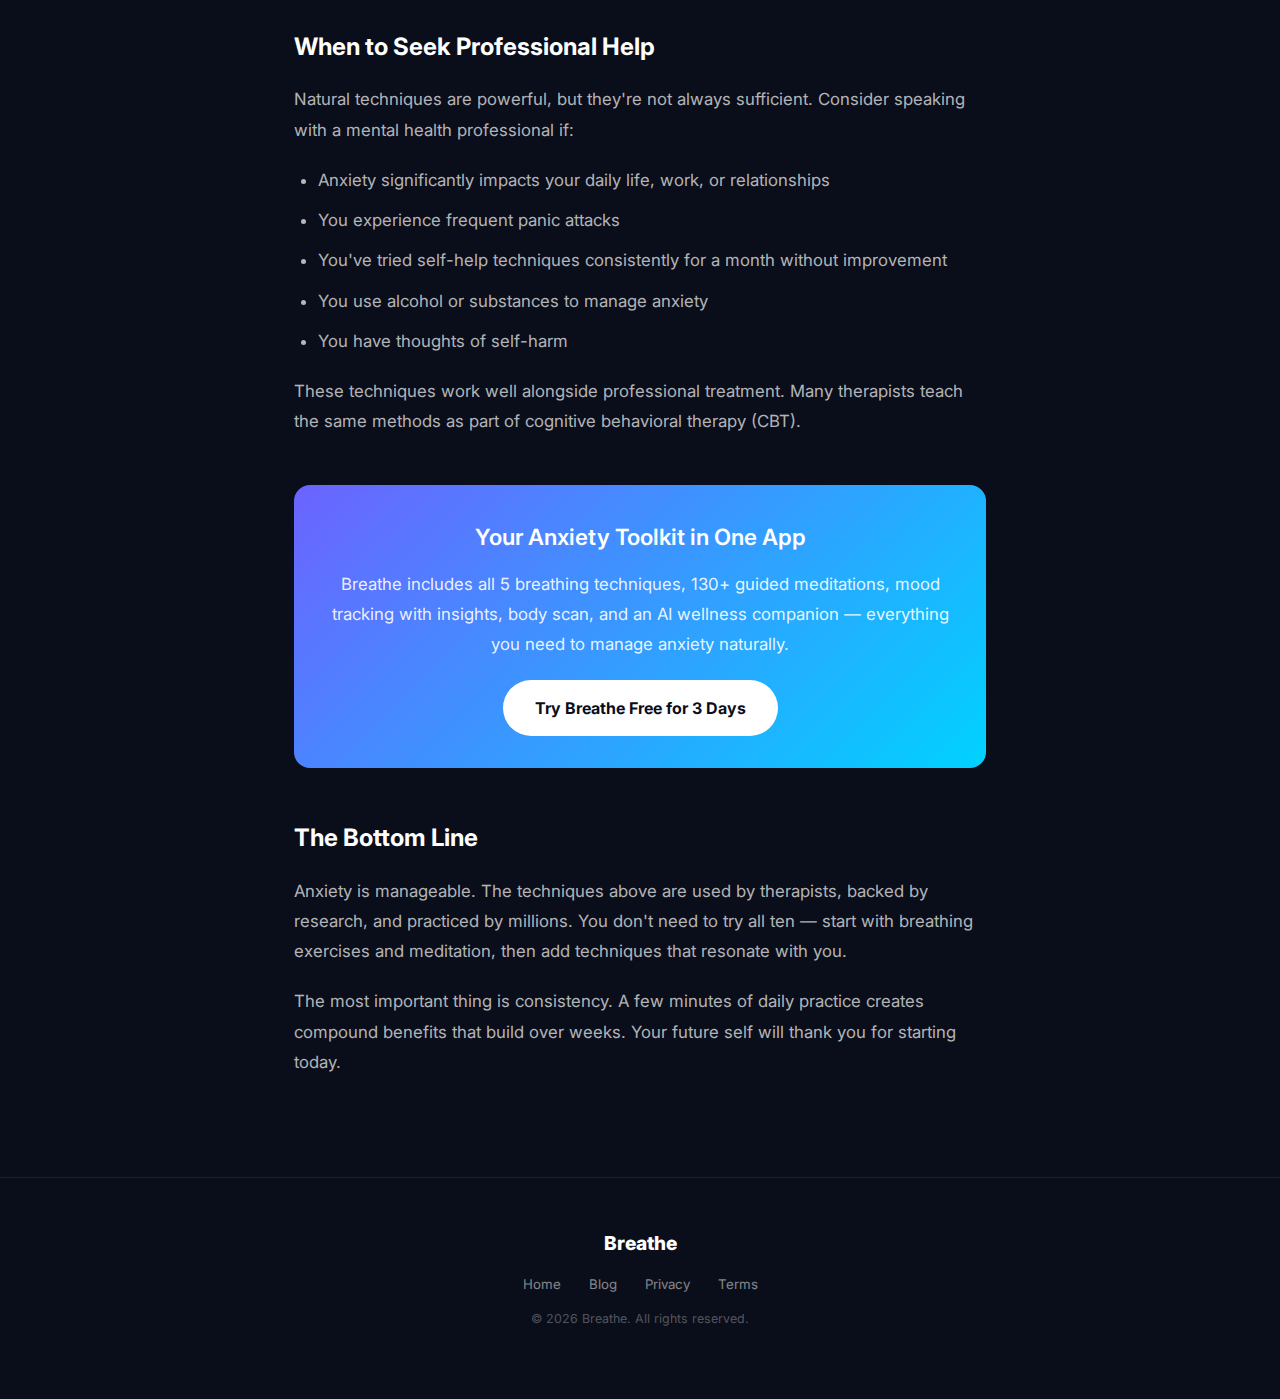
<file: blog/reduce-anxiety-naturally.html>
<!DOCTYPE html>
<html lang="en">
<head>
    <meta charset="UTF-8">
    <meta name="viewport" content="width=device-width, initial-scale=1.0">
    <title>How to Reduce Anxiety Naturally: 10 Proven Techniques — Breathe</title>
    <meta name="description" content="Learn 10 evidence-based techniques to reduce anxiety without medication. From breathing exercises to meditation, discover natural anxiety relief methods that work.">
    <meta name="keywords" content="reduce anxiety naturally, natural anxiety relief, anxiety breathing exercises, meditation for anxiety, calm anxiety, how to stop anxiety, anxiety techniques">
    <meta name="robots" content="index, follow">
    <link rel="canonical" href="https://www.meditationandsleepapp.com/blog/reduce-anxiety-naturally.html">
    <meta property="og:title" content="How to Reduce Anxiety Naturally: 10 Proven Techniques">
    <meta property="og:description" content="Evidence-based techniques to reduce anxiety without medication.">
    <meta property="og:type" content="article">
    <meta property="og:url" content="https://www.meditationandsleepapp.com/blog/reduce-anxiety-naturally.html">
    <meta property="og:image" content="https://www.meditationandsleepapp.com/icon.png">
    <meta property="article:published_time" content="2026-02-14">
    <link rel="icon" type="image/png" href="../icon.png">
    <script type="application/ld+json">
    {
        "@context": "https://schema.org",
        "@type": "Article",
        "headline": "How to Reduce Anxiety Naturally: 10 Proven Techniques",
        "description": "Learn evidence-based techniques to reduce anxiety without medication.",
        "author": {"@type": "Organization", "name": "Breathe"},
        "publisher": {"@type": "Organization", "name": "Breathe", "logo": {"@type": "ImageObject", "url": "https://www.meditationandsleepapp.com/icon.png"}},
        "datePublished": "2026-02-14",
        "dateModified": "2026-02-14"
    }
    </script>
    <link rel="preconnect" href="https://fonts.googleapis.com">
    <link rel="preconnect" href="https://fonts.gstatic.com" crossorigin>
    <link href="https://fonts.googleapis.com/css2?family=Inter:wght@400;500;600;700;800&display=swap" rel="stylesheet">
    <style>
        *, *::before, *::after { margin: 0; padding: 0; box-sizing: border-box; }
        :root { --navy: #0a0e1a; --white: #fff; --white-70: rgba(255,255,255,0.7); --white-50: rgba(255,255,255,0.5); --white-10: rgba(255,255,255,0.08); --accent: #6C63FF; --accent2: #00D2FF; --gradient: linear-gradient(135deg, #6C63FF, #00D2FF); }
        html { scroll-behavior: smooth; }
        body { font-family: 'Inter', -apple-system, BlinkMacSystemFont, sans-serif; background: var(--navy); color: var(--white-70); line-height: 1.8; -webkit-font-smoothing: antialiased; }
        .nav { position: fixed; top: 0; left: 0; right: 0; z-index: 100; background: rgba(10,14,26,0.85); backdrop-filter: blur(24px); border-bottom: 1px solid var(--white-10); }
        .nav-inner { max-width: 1140px; margin: 0 auto; padding: 16px 24px; display: flex; justify-content: space-between; align-items: center; }
        .nav-logo { font-size: 1.35rem; font-weight: 800; color: var(--white); text-decoration: none; display: flex; align-items: center; gap: 10px; }
        .nav-icon { width: 34px; height: 34px; border-radius: 10px; }
        .nav-cta { background: var(--gradient); color: var(--white); text-decoration: none; padding: 10px 24px; border-radius: 50px; font-weight: 600; font-size: 0.88rem; }
        article { max-width: 740px; margin: 0 auto; padding: 120px 24px 80px; }
        .breadcrumb { font-size: 0.85rem; margin-bottom: 24px; }
        .breadcrumb a { color: var(--accent2); text-decoration: none; }
        .article-meta { font-size: 0.85rem; color: var(--white-50); margin-bottom: 32px; }
        h1 { color: var(--white); font-size: 2.4rem; font-weight: 900; letter-spacing: -0.03em; margin-bottom: 16px; line-height: 1.2; }
        .gradient-text { background: var(--gradient); -webkit-background-clip: text; -webkit-text-fill-color: transparent; }
        h2 { color: var(--white); font-size: 1.5rem; font-weight: 700; margin-top: 48px; margin-bottom: 16px; }
        h3 { color: var(--white); font-size: 1.2rem; font-weight: 600; margin-top: 32px; margin-bottom: 12px; }
        p { margin-bottom: 20px; font-size: 1.05rem; }
        ul, ol { padding-left: 24px; margin-bottom: 20px; }
        li { margin-bottom: 10px; font-size: 1.05rem; }
        strong { color: var(--white); }
        a { color: var(--accent2); }
        .tip-box { background: rgba(108,99,255,0.1); border: 1px solid rgba(108,99,255,0.3); border-radius: 12px; padding: 20px 24px; margin: 28px 0; }
        .tip-box strong { color: var(--accent2); }
        .cta-box { background: var(--gradient); border-radius: 16px; padding: 32px; text-align: center; margin: 48px 0; }
        .cta-box h3 { color: var(--white); margin-top: 0; margin-bottom: 12px; font-size: 1.4rem; }
        .cta-box p { color: rgba(255,255,255,0.9); margin-bottom: 20px; }
        .cta-box a { display: inline-block; background: var(--white); color: var(--navy); padding: 14px 32px; border-radius: 50px; font-weight: 700; text-decoration: none; }
        .footer { padding: 48px 0; border-top: 1px solid var(--white-10); text-align: center; }
        .footer-inner { max-width: 1140px; margin: 0 auto; padding: 0 24px; }
        .footer-brand { font-size: 1.2rem; font-weight: 800; color: var(--white); margin-bottom: 12px; }
        .footer-links { display: flex; justify-content: center; gap: 28px; margin-bottom: 12px; flex-wrap: wrap; }
        .footer-links a { color: var(--white-50); font-size: 0.83rem; text-decoration: none; }
        .footer-copy { font-size: 0.78rem; color: rgba(255,255,255,0.3); }
        @media (max-width: 480px) { h1 { font-size: 1.8rem; } article { padding: 100px 16px 60px; } }
    </style>
</head>
<body>

<nav class="nav">
    <div class="nav-inner">
        <a href="../index.html" class="nav-logo"><img src="../icon.png" alt="Breathe" class="nav-icon">Breathe</a>
        <a href="https://apps.apple.com/us/app/breathe-meditation-sleep/id6758229420" class="nav-cta">Download Free</a>
    </div>
</nav>

<article>
    <nav class="breadcrumb">
        <a href="../index.html">Home</a> &rsaquo; <a href="index.html">Blog</a> &rsaquo; Reduce Anxiety Naturally
    </nav>

    <h1>How to Reduce Anxiety Naturally: 10 <span class="gradient-text">Proven</span> Techniques</h1>
    <div class="article-meta">February 14, 2026 · 9 min read</div>

    <img src="images/calm.jpg" alt="Calm peaceful nature scene" style="width:100%;border-radius:12px;margin-bottom:28px;">

    <p>Anxiety affects over 300 million people worldwide. While medication is appropriate for some, many people find relief through evidence-based natural techniques — often with lasting results that medication alone can't provide.</p>

    <p>Here are 10 proven techniques that can meaningfully reduce anxiety, backed by research and used by therapists worldwide.</p>

    <h2>1. Breathing Exercises</h2>
    <p>Your breath is the fastest tool for calming anxiety. When you're anxious, your breathing becomes shallow and rapid, keeping your body in fight-or-flight mode. Controlled breathing reverses this.</p>

    <p><strong>Best techniques for anxiety:</strong></p>
    <ul>
        <li><strong><a href="4-7-8-breathing-technique.html">4-7-8 Breathing:</a></strong> The extended exhale is deeply calming. Four cycles can stop a panic attack in its tracks</li>
        <li><strong><a href="box-breathing-guide.html">Box Breathing:</a></strong> Equal intervals create a sense of control. Used by Navy SEALs to stay calm under pressure</li>
        <li><strong>Alternate Nostril Breathing:</strong> Balances left and right brain hemispheres, promoting equilibrium</li>
    </ul>

    <div class="tip-box">
        <strong>Quick Fix:</strong> In a moment of acute anxiety, exhale longer than you inhale. Even just breathing in for 4 seconds and out for 6 seconds will activate your parasympathetic nervous system within 30 seconds.
    </div>

    <h2>2. Meditation</h2>
    <p>Meditation is one of the most well-researched tools for anxiety relief. An 8-week mindfulness program reduced anxiety symptoms by 58% in one study. The key mechanism is learning to observe anxious thoughts without engaging with them.</p>

    <p><a href="benefits-of-meditation.html">Research shows</a> that regular meditation physically shrinks the amygdala — your brain's anxiety center — while strengthening the prefrontal cortex, which helps regulate emotional responses.</p>

    <p>Start with just 5 minutes of guided meditation daily. Even brief sessions create measurable changes in brain activity.</p>

    <h2>3. Progressive Muscle Relaxation</h2>
    <p>Anxiety lives in your body as much as your mind. Progressive muscle relaxation (PMR) systematically releases physical tension, which in turn calms mental anxiety.</p>

    <ol>
        <li>Start with your feet — tense the muscles for 5 seconds</li>
        <li>Release completely and notice the contrast for 10 seconds</li>
        <li>Move upward: calves, thighs, abdomen, chest, hands, arms, shoulders, face</li>
        <li>Breathe slowly throughout</li>
    </ol>

    <p>PMR is especially effective before bed when anxiety tends to spike. A body scan meditation guides you through a similar process with less physical effort.</p>

    <h2>4. Physical Exercise</h2>
    <p>Exercise is a potent natural anxiolytic. A single 30-minute session of moderate exercise reduces anxiety for several hours. Regular exercise can be as effective as medication for mild to moderate anxiety.</p>

    <p>The mechanism is biological: exercise burns excess adrenaline and cortisol, releases endorphins, and improves sleep quality. You don't need intense workouts — even walking, yoga, or gentle stretching helps.</p>

    <h2>5. Limit Caffeine</h2>
    <p>Caffeine triggers the same physiological responses as anxiety: increased heart rate, elevated cortisol, and heightened alertness. For anxiety-prone people, even moderate caffeine can trigger or worsen symptoms.</p>

    <p>Try reducing to one cup before noon, or switch to green tea (lower caffeine with calming L-theanine). Many people report significant anxiety reduction within a week of cutting caffeine.</p>

    <h2>6. Sleep Hygiene</h2>
    <p>Anxiety and poor sleep feed each other in a vicious cycle. Sleep deprivation increases activity in the amygdala by up to 60%, making you more reactive to perceived threats.</p>

    <p>Prioritize 7-9 hours of sleep with good habits: consistent bedtime, cool dark room, no screens 30 minutes before bed, and calming bedtime routines like <a href="how-to-fall-asleep-faster.html">sleep stories</a> or <a href="asmr-for-sleep.html">ASMR</a>.</p>

    <h2>7. Journaling</h2>
    <p>Writing down anxious thoughts externalizes them. Research shows that expressive writing reduces intrusive thoughts and improves working memory — freeing mental space from the constant loop of worry.</p>

    <p><strong>Two effective approaches:</strong></p>
    <ul>
        <li><strong>Worry dump:</strong> Write every anxious thought for 10 minutes, then close the notebook. This signals to your brain that the worries have been "captured" and can be let go</li>
        <li><strong>Gratitude journal:</strong> Writing 3 things you're grateful for daily has been shown to reduce anxiety and improve mood over time</li>
    </ul>

    <h2>8. Nature Exposure</h2>
    <p>Spending time in nature reduces cortisol, heart rate, and blood pressure. Japanese researchers found that 20 minutes of "forest bathing" (simply being in a natural environment) significantly reduced stress hormones.</p>

    <p>If you can't get outdoors, nature sounds and soundscapes can provide some of the same benefits. The key is disconnecting from digital stimulation and engaging with natural sensory input.</p>

    <h2>9. The 5-4-3-2-1 Grounding Technique</h2>
    <p>This technique pulls you out of anxious rumination and into the present moment:</p>

    <ul>
        <li><strong>5</strong> things you can see</li>
        <li><strong>4</strong> things you can touch</li>
        <li><strong>3</strong> things you can hear</li>
        <li><strong>2</strong> things you can smell</li>
        <li><strong>1</strong> thing you can taste</li>
    </ul>

    <p>By engaging all five senses, you redirect your brain from future-focused anxiety to present-moment awareness. It's simple, fast, and works almost anywhere.</p>

    <h2>10. Mood Tracking</h2>
    <p>Tracking your anxiety patterns helps you identify triggers and see progress. Over time, you'll notice which situations, times of day, or habits correlate with higher or lower anxiety.</p>

    <p>Simple mood check-ins — rating your anxiety level and noting what you were doing — can reveal surprising patterns. Many people discover that their anxiety has specific, addressable triggers they weren't consciously aware of.</p>

    <h2>When to Seek Professional Help</h2>
    <p>Natural techniques are powerful, but they're not always sufficient. Consider speaking with a mental health professional if:</p>

    <ul>
        <li>Anxiety significantly impacts your daily life, work, or relationships</li>
        <li>You experience frequent panic attacks</li>
        <li>You've tried self-help techniques consistently for a month without improvement</li>
        <li>You use alcohol or substances to manage anxiety</li>
        <li>You have thoughts of self-harm</li>
    </ul>

    <p>These techniques work well alongside professional treatment. Many therapists teach the same methods as part of cognitive behavioral therapy (CBT).</p>

    <div class="cta-box">
        <h3>Your Anxiety Toolkit in One App</h3>
        <p>Breathe includes all 5 breathing techniques, 130+ guided meditations, mood tracking with insights, body scan, and an AI wellness companion — everything you need to manage anxiety naturally.</p>
        <a href="https://apps.apple.com/us/app/breathe-meditation-sleep/id6758229420">Try Breathe Free for 3 Days</a>
    </div>

    <h2>The Bottom Line</h2>
    <p>Anxiety is manageable. The techniques above are used by therapists, backed by research, and practiced by millions. You don't need to try all ten — start with breathing exercises and meditation, then add techniques that resonate with you.</p>

    <p>The most important thing is consistency. A few minutes of daily practice creates compound benefits that build over weeks. Your future self will thank you for starting today.</p>
</article>

<footer class="footer">
    <div class="footer-inner">
        <div class="footer-brand">Breathe</div>
        <div class="footer-links">
            <a href="../index.html">Home</a>
            <a href="index.html">Blog</a>
            <a href="../privacy.html">Privacy</a>
            <a href="../terms.html">Terms</a>
        </div>
        <p class="footer-copy">&copy; 2026 Breathe. All rights reserved.</p>
    </div>
</footer>

</body>
</html>
</file>
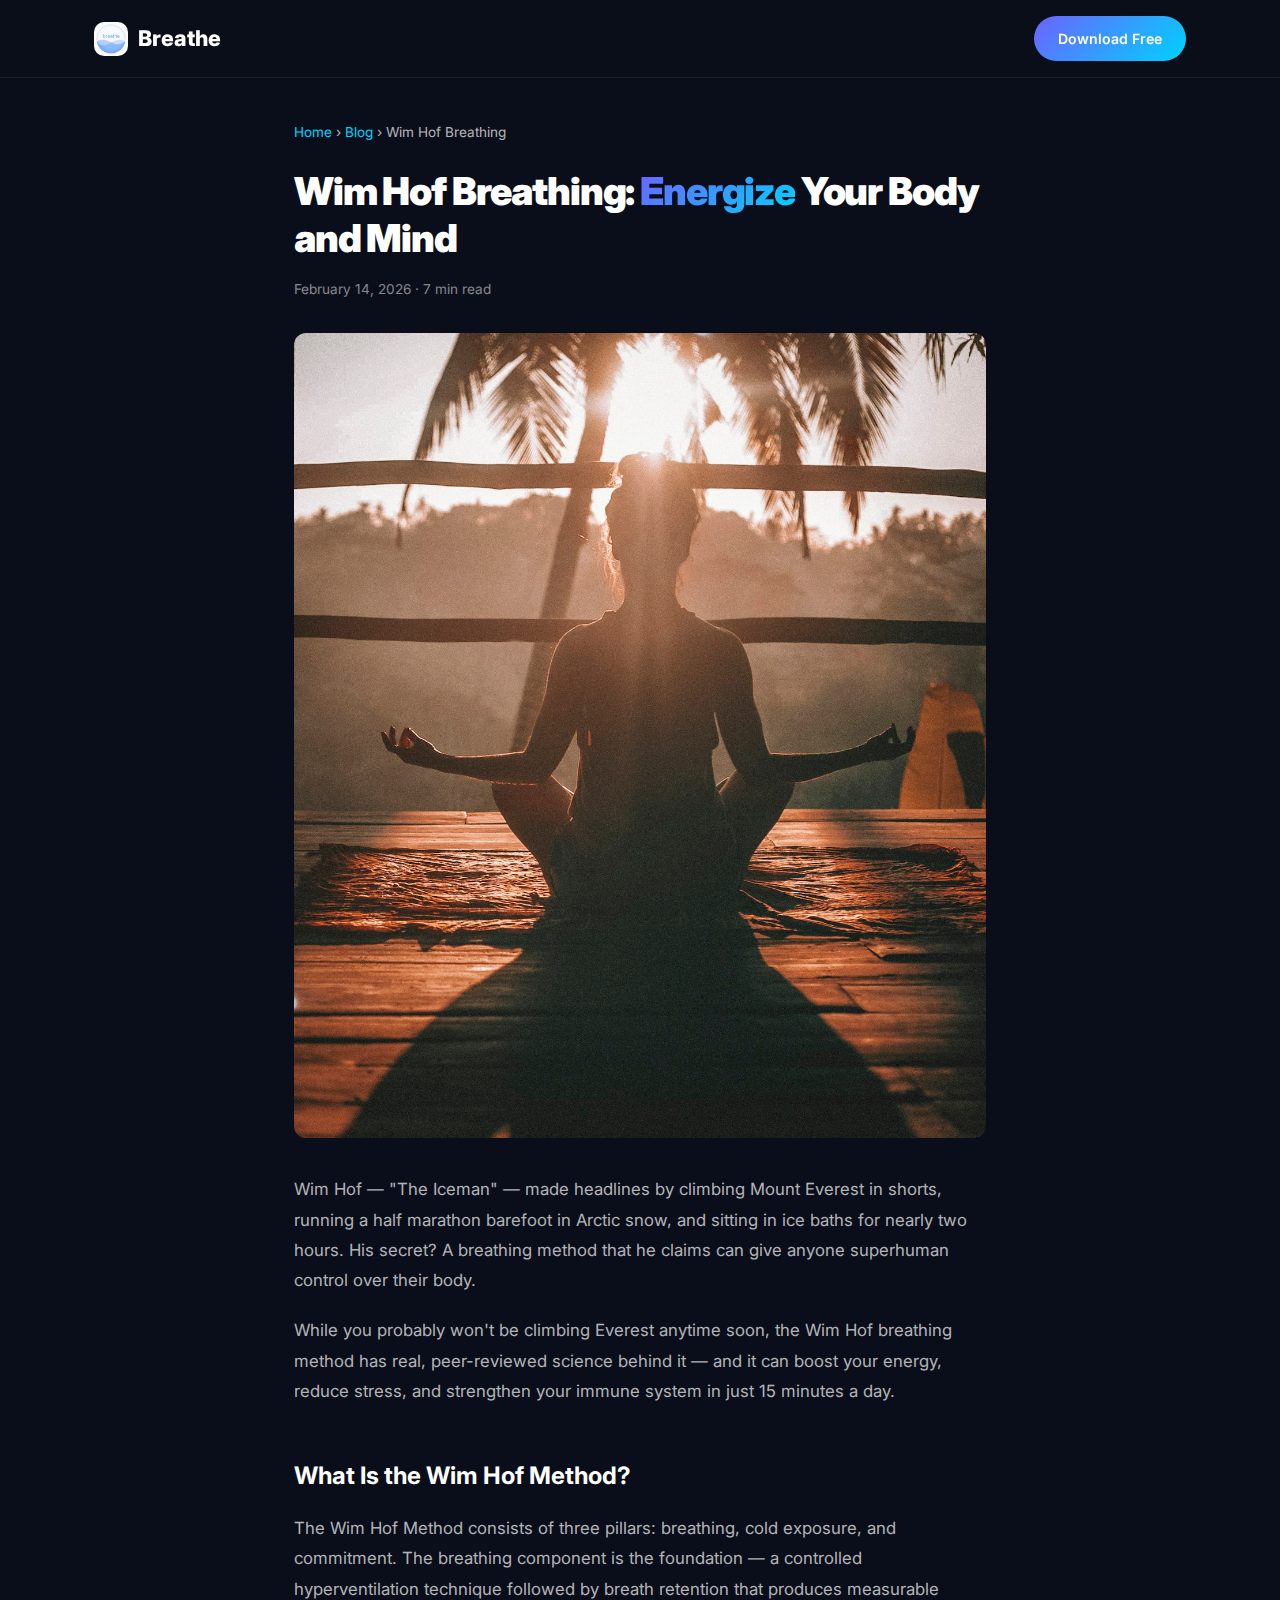
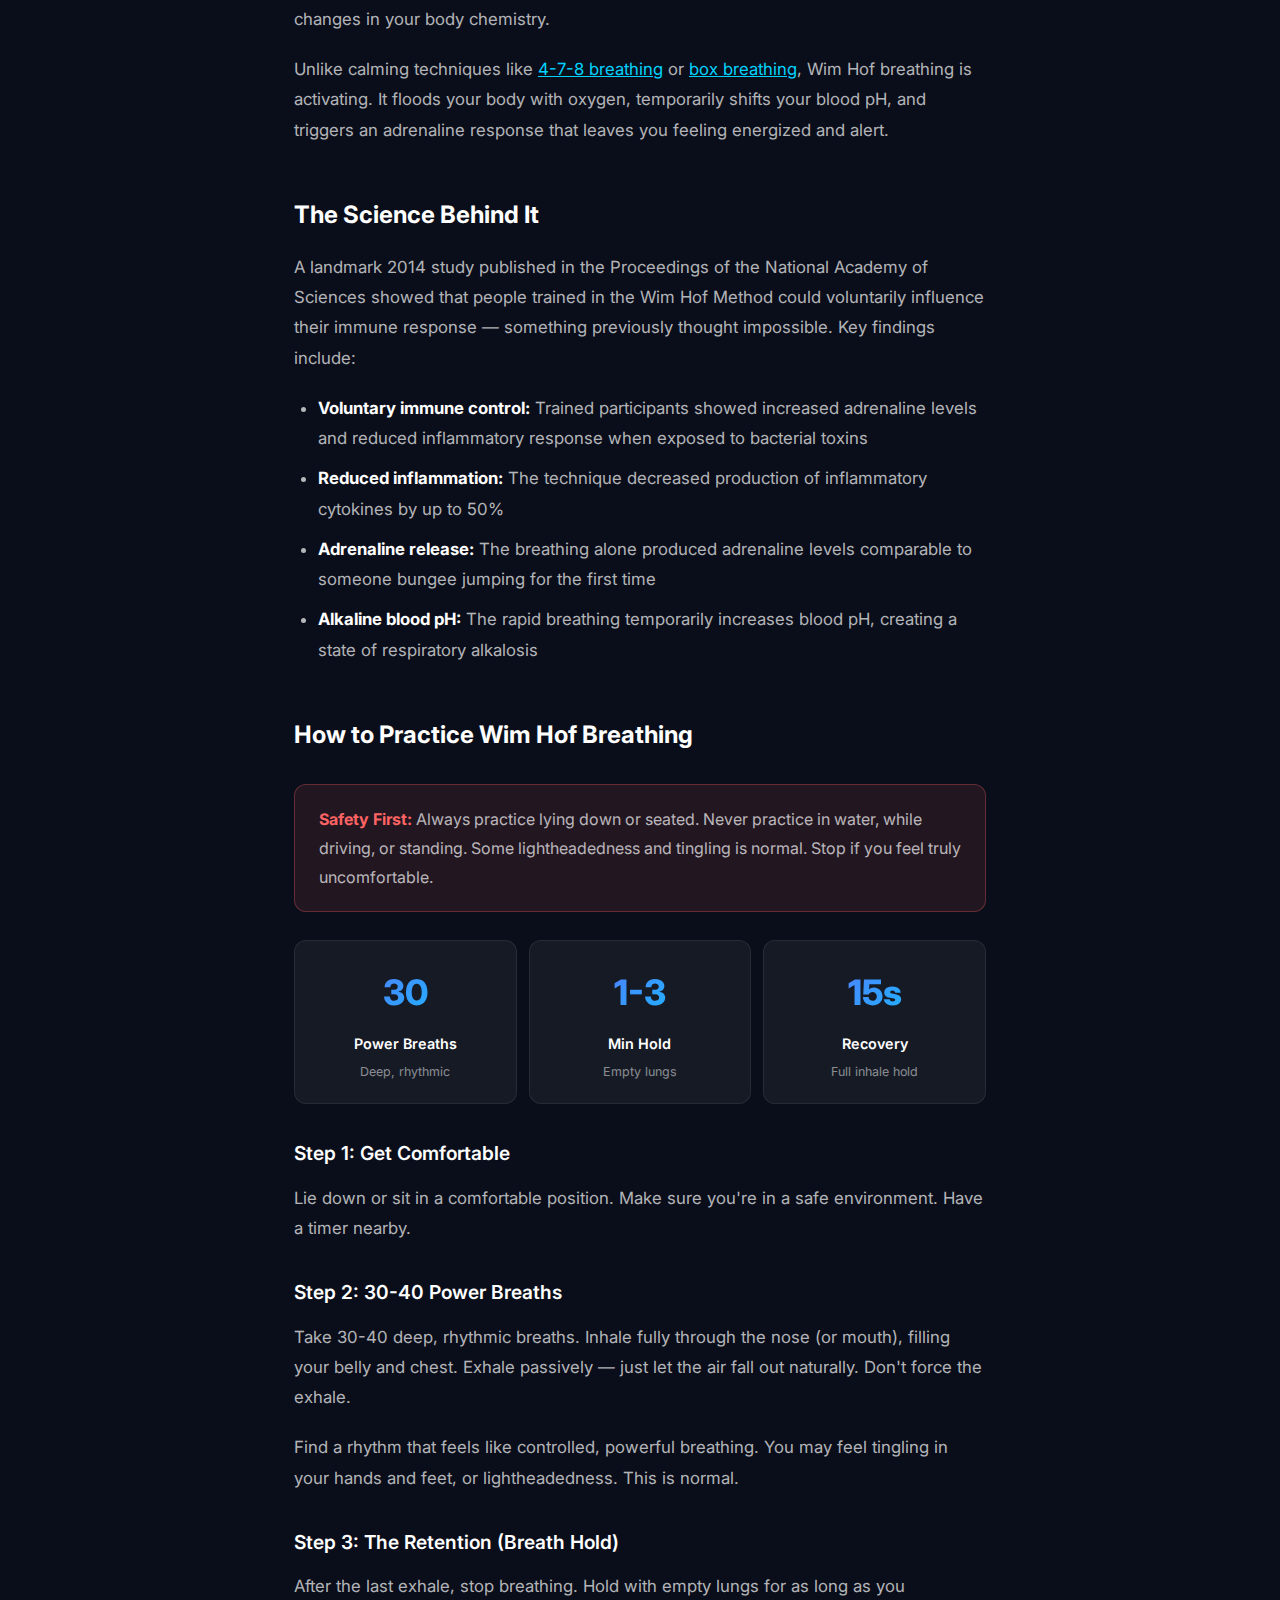
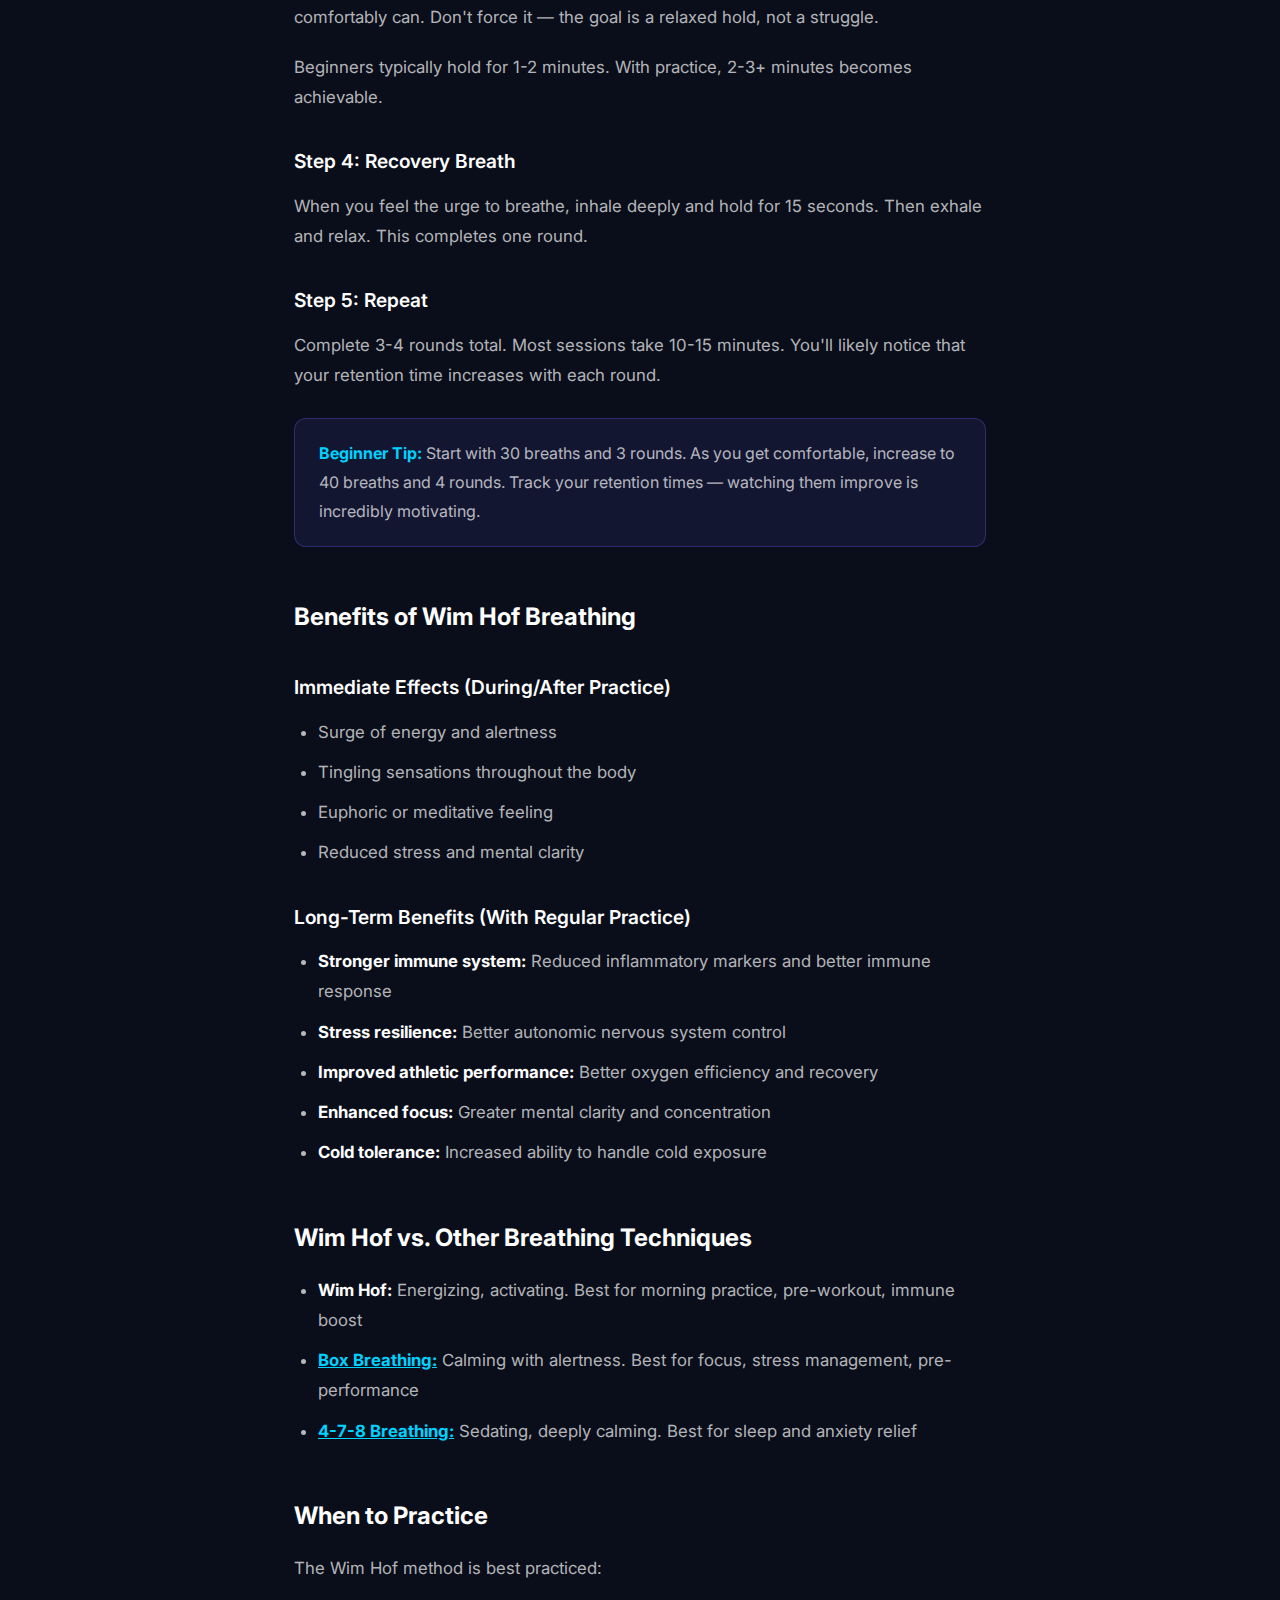
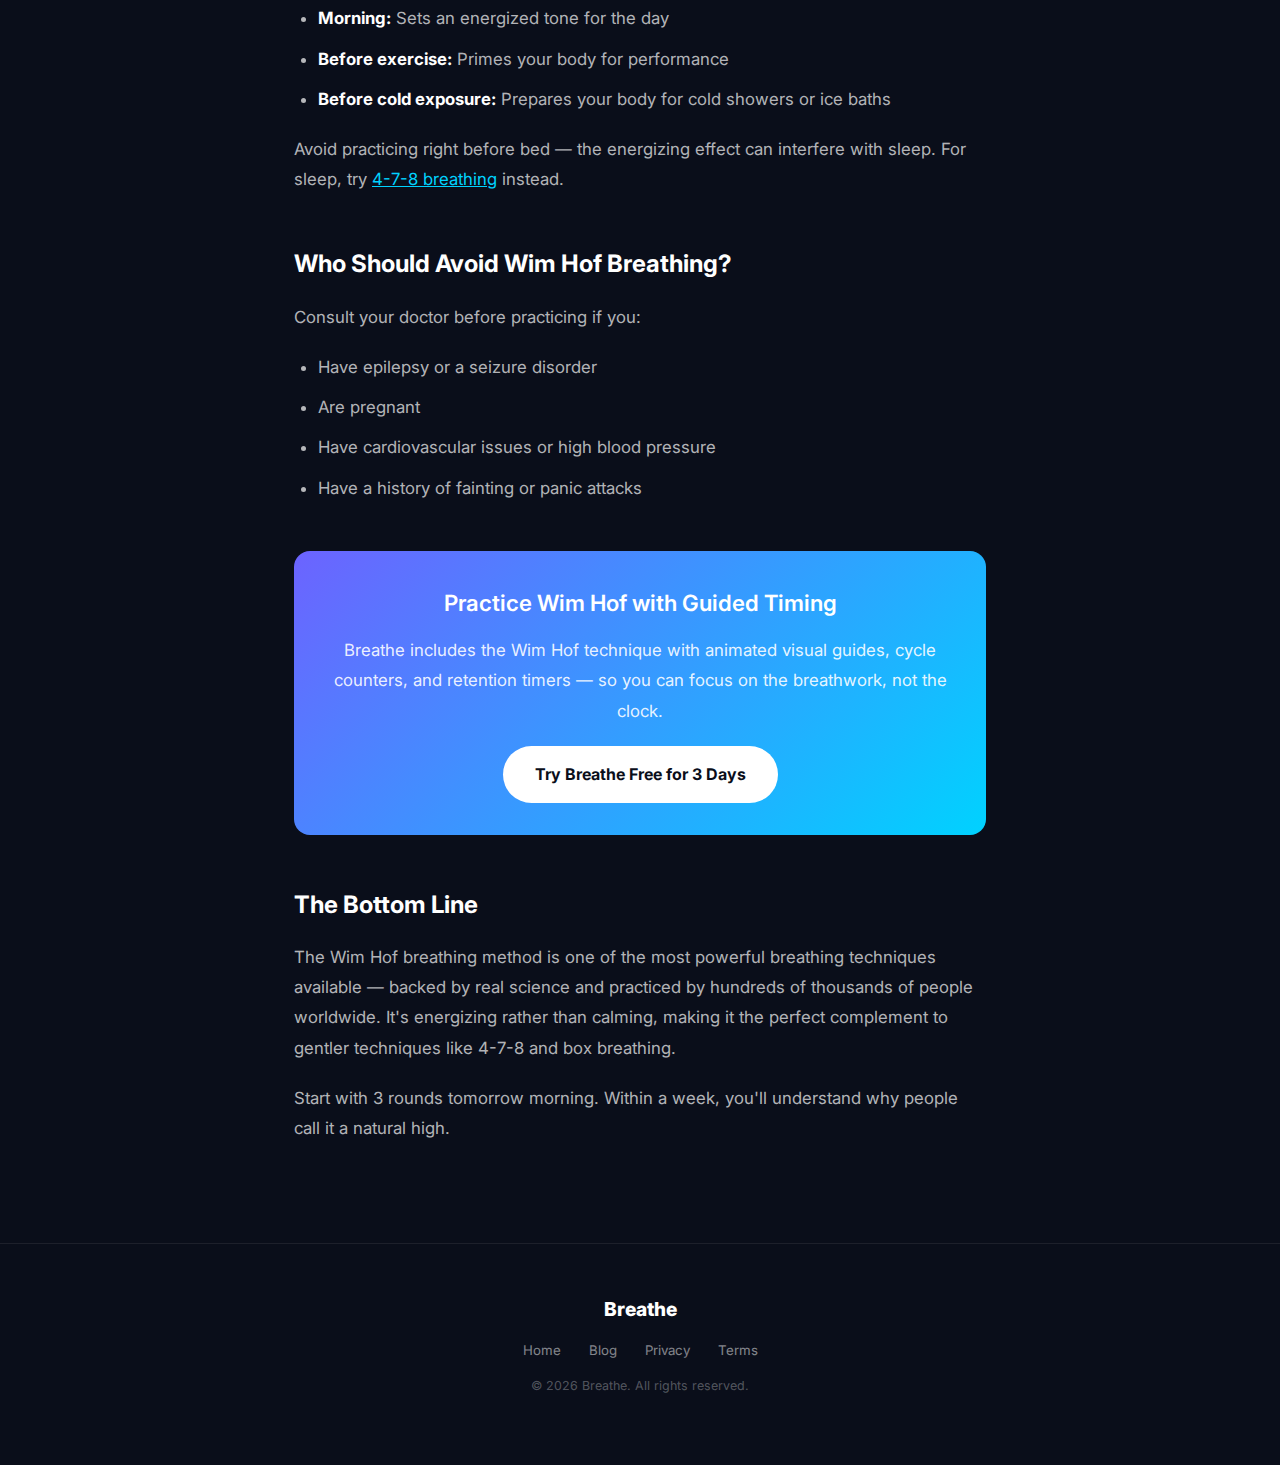
<file: blog/wim-hof-breathing.html>
<!DOCTYPE html>
<html lang="en">
<head>
    <meta charset="UTF-8">
    <meta name="viewport" content="width=device-width, initial-scale=1.0">
    <title>Wim Hof Breathing Method: Benefits, Technique & Beginner Guide — Breathe</title>
    <meta name="description" content="Learn the Wim Hof breathing method step by step. Discover the science-backed benefits including reduced stress, increased energy, and improved immune function.">
    <meta name="keywords" content="Wim Hof breathing, Wim Hof method, cold exposure breathing, breathing for energy, immune system breathing, Wim Hof technique, power breathing">
    <meta name="robots" content="index, follow">
    <link rel="canonical" href="https://meditationandsleepapp.com/blog/wim-hof-breathing.html">
    <meta property="og:title" content="Wim Hof Breathing Method: Benefits, Technique & Beginner Guide">
    <meta property="og:description" content="Learn the Wim Hof breathing method and its science-backed benefits.">
    <meta property="og:type" content="article">
    <meta property="og:url" content="https://meditationandsleepapp.com/blog/wim-hof-breathing.html">
    <meta property="og:image" content="https://meditationandsleepapp.com/icon.png">
    <meta property="article:published_time" content="2026-02-14">
    <link rel="icon" type="image/png" href="../icon.png">
    <script type="application/ld+json">
    {
        "@context": "https://schema.org",
        "@type": "Article",
        "headline": "Wim Hof Breathing Method: Benefits, Technique & Beginner Guide",
        "description": "Learn the Wim Hof breathing method step by step with science-backed benefits.",
        "author": {"@type": "Organization", "name": "Breathe"},
        "publisher": {"@type": "Organization", "name": "Breathe", "logo": {"@type": "ImageObject", "url": "https://meditationandsleepapp.com/icon.png"}},
        "datePublished": "2026-02-14",
        "dateModified": "2026-02-14"
    }
    </script>
    <script type="application/ld+json">
    {
        "@context": "https://schema.org",
        "@type": "HowTo",
        "name": "How to Practice Wim Hof Breathing",
        "description": "A beginner-friendly guide to the Wim Hof breathing method.",
        "totalTime": "PT15M",
        "step": [
            {"@type": "HowToStep", "name": "Power Breaths", "text": "Take 30-40 deep, rhythmic breaths. Inhale fully through the nose, exhale passively through the mouth."},
            {"@type": "HowToStep", "name": "Retention", "text": "After the last exhale, hold your breath for as long as comfortable. Most beginners hold for 1-2 minutes."},
            {"@type": "HowToStep", "name": "Recovery Breath", "text": "Inhale deeply and hold for 15 seconds, then release. This completes one round."},
            {"@type": "HowToStep", "name": "Repeat", "text": "Complete 3-4 rounds total. Rest between rounds if needed."}
        ]
    }
    </script>
    <link rel="preconnect" href="https://fonts.googleapis.com">
    <link rel="preconnect" href="https://fonts.gstatic.com" crossorigin>
    <link href="https://fonts.googleapis.com/css2?family=Inter:wght@400;500;600;700;800&display=swap" rel="stylesheet">
    <style>
        *, *::before, *::after { margin: 0; padding: 0; box-sizing: border-box; }
        :root { --navy: #0a0e1a; --white: #fff; --white-70: rgba(255,255,255,0.7); --white-50: rgba(255,255,255,0.5); --white-10: rgba(255,255,255,0.08); --accent: #6C63FF; --accent2: #00D2FF; --gradient: linear-gradient(135deg, #6C63FF, #00D2FF); }
        html { scroll-behavior: smooth; }
        body { font-family: 'Inter', -apple-system, BlinkMacSystemFont, sans-serif; background: var(--navy); color: var(--white-70); line-height: 1.8; -webkit-font-smoothing: antialiased; }
        .nav { position: fixed; top: 0; left: 0; right: 0; z-index: 100; background: rgba(10,14,26,0.85); backdrop-filter: blur(24px); border-bottom: 1px solid var(--white-10); }
        .nav-inner { max-width: 1140px; margin: 0 auto; padding: 16px 24px; display: flex; justify-content: space-between; align-items: center; }
        .nav-logo { font-size: 1.35rem; font-weight: 800; color: var(--white); text-decoration: none; display: flex; align-items: center; gap: 10px; }
        .nav-icon { width: 34px; height: 34px; border-radius: 10px; }
        .nav-cta { background: var(--gradient); color: var(--white); text-decoration: none; padding: 10px 24px; border-radius: 50px; font-weight: 600; font-size: 0.88rem; }
        article { max-width: 740px; margin: 0 auto; padding: 120px 24px 80px; }
        .breadcrumb { font-size: 0.85rem; margin-bottom: 24px; }
        .breadcrumb a { color: var(--accent2); text-decoration: none; }
        .article-meta { font-size: 0.85rem; color: var(--white-50); margin-bottom: 32px; }
        h1 { color: var(--white); font-size: 2.4rem; font-weight: 900; letter-spacing: -0.03em; margin-bottom: 16px; line-height: 1.2; }
        .gradient-text { background: var(--gradient); -webkit-background-clip: text; -webkit-text-fill-color: transparent; }
        h2 { color: var(--white); font-size: 1.5rem; font-weight: 700; margin-top: 48px; margin-bottom: 16px; }
        h3 { color: var(--white); font-size: 1.2rem; font-weight: 600; margin-top: 32px; margin-bottom: 12px; }
        p { margin-bottom: 20px; font-size: 1.05rem; }
        ul, ol { padding-left: 24px; margin-bottom: 20px; }
        li { margin-bottom: 10px; font-size: 1.05rem; }
        strong { color: var(--white); }
        a { color: var(--accent2); }
        .tip-box { background: rgba(108,99,255,0.1); border: 1px solid rgba(108,99,255,0.3); border-radius: 12px; padding: 20px 24px; margin: 28px 0; }
        .tip-box strong { color: var(--accent2); }
        .warning-box { background: rgba(255,100,100,0.1); border: 1px solid rgba(255,100,100,0.3); border-radius: 12px; padding: 20px 24px; margin: 28px 0; }
        .warning-box strong { color: #ff6464; }
        .round-visual { display: grid; grid-template-columns: repeat(3, 1fr); gap: 12px; margin: 28px 0; text-align: center; }
        .round-step { background: rgba(255,255,255,0.05); border: 1px solid var(--white-10); border-radius: 12px; padding: 20px 12px; }
        .round-step .num { font-size: 2.2rem; font-weight: 800; background: var(--gradient); -webkit-background-clip: text; -webkit-text-fill-color: transparent; }
        .round-step .label { font-size: 0.9rem; color: var(--white); margin-top: 6px; font-weight: 600; }
        .round-step .desc { font-size: 0.78rem; color: var(--white-50); margin-top: 4px; }
        .cta-box { background: var(--gradient); border-radius: 16px; padding: 32px; text-align: center; margin: 48px 0; }
        .cta-box h3 { color: var(--white); margin-top: 0; margin-bottom: 12px; font-size: 1.4rem; }
        .cta-box p { color: rgba(255,255,255,0.9); margin-bottom: 20px; }
        .cta-box a { display: inline-block; background: var(--white); color: var(--navy); padding: 14px 32px; border-radius: 50px; font-weight: 700; text-decoration: none; }
        .footer { padding: 48px 0; border-top: 1px solid var(--white-10); text-align: center; }
        .footer-inner { max-width: 1140px; margin: 0 auto; padding: 0 24px; }
        .footer-brand { font-size: 1.2rem; font-weight: 800; color: var(--white); margin-bottom: 12px; }
        .footer-links { display: flex; justify-content: center; gap: 28px; margin-bottom: 12px; flex-wrap: wrap; }
        .footer-links a { color: var(--white-50); font-size: 0.83rem; text-decoration: none; }
        .footer-copy { font-size: 0.78rem; color: rgba(255,255,255,0.3); }
        @media (max-width: 480px) { h1 { font-size: 1.8rem; } article { padding: 100px 16px 60px; } .round-visual { grid-template-columns: 1fr; } }
    </style>
</head>
<body>

<nav class="nav">
    <div class="nav-inner">
        <a href="../index.html" class="nav-logo"><img src="../icon.png" alt="Breathe" class="nav-icon">Breathe</a>
        <a href="https://apps.apple.com/us/app/breathe-meditation-sleep/id6758229420" class="nav-cta">Download Free</a>
    </div>
</nav>

<article>
    <nav class="breadcrumb">
        <a href="../index.html">Home</a> &rsaquo; <a href="index.html">Blog</a> &rsaquo; Wim Hof Breathing
    </nav>

    <h1>Wim Hof Breathing: <span class="gradient-text">Energize</span> Your Body and Mind</h1>
    <div class="article-meta">February 14, 2026 · 7 min read</div>

    <img src="images/breathing.jpg" alt="Person practicing breathing exercises" style="width:100%;border-radius:12px;margin-bottom:28px;">

    <p>Wim Hof — "The Iceman" — made headlines by climbing Mount Everest in shorts, running a half marathon barefoot in Arctic snow, and sitting in ice baths for nearly two hours. His secret? A breathing method that he claims can give anyone superhuman control over their body.</p>

    <p>While you probably won't be climbing Everest anytime soon, the Wim Hof breathing method has real, peer-reviewed science behind it — and it can boost your energy, reduce stress, and strengthen your immune system in just 15 minutes a day.</p>

    <h2>What Is the Wim Hof Method?</h2>
    <p>The Wim Hof Method consists of three pillars: breathing, cold exposure, and commitment. The breathing component is the foundation — a controlled hyperventilation technique followed by breath retention that produces measurable changes in your body chemistry.</p>

    <p>Unlike calming techniques like <a href="4-7-8-breathing-technique.html">4-7-8 breathing</a> or <a href="box-breathing-guide.html">box breathing</a>, Wim Hof breathing is activating. It floods your body with oxygen, temporarily shifts your blood pH, and triggers an adrenaline response that leaves you feeling energized and alert.</p>

    <h2>The Science Behind It</h2>
    <p>A landmark 2014 study published in the Proceedings of the National Academy of Sciences showed that people trained in the Wim Hof Method could voluntarily influence their immune response — something previously thought impossible. Key findings include:</p>

    <ul>
        <li><strong>Voluntary immune control:</strong> Trained participants showed increased adrenaline levels and reduced inflammatory response when exposed to bacterial toxins</li>
        <li><strong>Reduced inflammation:</strong> The technique decreased production of inflammatory cytokines by up to 50%</li>
        <li><strong>Adrenaline release:</strong> The breathing alone produced adrenaline levels comparable to someone bungee jumping for the first time</li>
        <li><strong>Alkaline blood pH:</strong> The rapid breathing temporarily increases blood pH, creating a state of respiratory alkalosis</li>
    </ul>

    <h2>How to Practice Wim Hof Breathing</h2>

    <div class="warning-box">
        <strong>Safety First:</strong> Always practice lying down or seated. Never practice in water, while driving, or standing. Some lightheadedness and tingling is normal. Stop if you feel truly uncomfortable.
    </div>

    <div class="round-visual">
        <div class="round-step">
            <div class="num">30</div>
            <div class="label">Power Breaths</div>
            <div class="desc">Deep, rhythmic</div>
        </div>
        <div class="round-step">
            <div class="num">1-3</div>
            <div class="label">Min Hold</div>
            <div class="desc">Empty lungs</div>
        </div>
        <div class="round-step">
            <div class="num">15s</div>
            <div class="label">Recovery</div>
            <div class="desc">Full inhale hold</div>
        </div>
    </div>

    <h3>Step 1: Get Comfortable</h3>
    <p>Lie down or sit in a comfortable position. Make sure you're in a safe environment. Have a timer nearby.</p>

    <h3>Step 2: 30-40 Power Breaths</h3>
    <p>Take 30-40 deep, rhythmic breaths. Inhale fully through the nose (or mouth), filling your belly and chest. Exhale passively — just let the air fall out naturally. Don't force the exhale.</p>
    <p>Find a rhythm that feels like controlled, powerful breathing. You may feel tingling in your hands and feet, or lightheadedness. This is normal.</p>

    <h3>Step 3: The Retention (Breath Hold)</h3>
    <p>After the last exhale, stop breathing. Hold with empty lungs for as long as you comfortably can. Don't force it — the goal is a relaxed hold, not a struggle.</p>
    <p>Beginners typically hold for 1-2 minutes. With practice, 2-3+ minutes becomes achievable.</p>

    <h3>Step 4: Recovery Breath</h3>
    <p>When you feel the urge to breathe, inhale deeply and hold for 15 seconds. Then exhale and relax. This completes one round.</p>

    <h3>Step 5: Repeat</h3>
    <p>Complete 3-4 rounds total. Most sessions take 10-15 minutes. You'll likely notice that your retention time increases with each round.</p>

    <div class="tip-box">
        <strong>Beginner Tip:</strong> Start with 30 breaths and 3 rounds. As you get comfortable, increase to 40 breaths and 4 rounds. Track your retention times — watching them improve is incredibly motivating.
    </div>

    <h2>Benefits of Wim Hof Breathing</h2>

    <h3>Immediate Effects (During/After Practice)</h3>
    <ul>
        <li>Surge of energy and alertness</li>
        <li>Tingling sensations throughout the body</li>
        <li>Euphoric or meditative feeling</li>
        <li>Reduced stress and mental clarity</li>
    </ul>

    <h3>Long-Term Benefits (With Regular Practice)</h3>
    <ul>
        <li><strong>Stronger immune system:</strong> Reduced inflammatory markers and better immune response</li>
        <li><strong>Stress resilience:</strong> Better autonomic nervous system control</li>
        <li><strong>Improved athletic performance:</strong> Better oxygen efficiency and recovery</li>
        <li><strong>Enhanced focus:</strong> Greater mental clarity and concentration</li>
        <li><strong>Cold tolerance:</strong> Increased ability to handle cold exposure</li>
    </ul>

    <h2>Wim Hof vs. Other Breathing Techniques</h2>

    <ul>
        <li><strong>Wim Hof:</strong> Energizing, activating. Best for morning practice, pre-workout, immune boost</li>
        <li><strong><a href="box-breathing-guide.html">Box Breathing:</a></strong> Calming with alertness. Best for focus, stress management, pre-performance</li>
        <li><strong><a href="4-7-8-breathing-technique.html">4-7-8 Breathing:</a></strong> Sedating, deeply calming. Best for sleep and anxiety relief</li>
    </ul>

    <h2>When to Practice</h2>
    <p>The Wim Hof method is best practiced:</p>
    <ul>
        <li><strong>Morning:</strong> Sets an energized tone for the day</li>
        <li><strong>Before exercise:</strong> Primes your body for performance</li>
        <li><strong>Before cold exposure:</strong> Prepares your body for cold showers or ice baths</li>
    </ul>
    <p>Avoid practicing right before bed — the energizing effect can interfere with sleep. For sleep, try <a href="4-7-8-breathing-technique.html">4-7-8 breathing</a> instead.</p>

    <h2>Who Should Avoid Wim Hof Breathing?</h2>
    <p>Consult your doctor before practicing if you:</p>
    <ul>
        <li>Have epilepsy or a seizure disorder</li>
        <li>Are pregnant</li>
        <li>Have cardiovascular issues or high blood pressure</li>
        <li>Have a history of fainting or panic attacks</li>
    </ul>

    <div class="cta-box">
        <h3>Practice Wim Hof with Guided Timing</h3>
        <p>Breathe includes the Wim Hof technique with animated visual guides, cycle counters, and retention timers — so you can focus on the breathwork, not the clock.</p>
        <a href="https://apps.apple.com/us/app/breathe-meditation-sleep/id6758229420">Try Breathe Free for 3 Days</a>
    </div>

    <h2>The Bottom Line</h2>
    <p>The Wim Hof breathing method is one of the most powerful breathing techniques available — backed by real science and practiced by hundreds of thousands of people worldwide. It's energizing rather than calming, making it the perfect complement to gentler techniques like 4-7-8 and box breathing.</p>

    <p>Start with 3 rounds tomorrow morning. Within a week, you'll understand why people call it a natural high.</p>
</article>

<footer class="footer">
    <div class="footer-inner">
        <div class="footer-brand">Breathe</div>
        <div class="footer-links">
            <a href="../index.html">Home</a>
            <a href="index.html">Blog</a>
            <a href="../privacy.html">Privacy</a>
            <a href="../terms.html">Terms</a>
        </div>
        <p class="footer-copy">&copy; 2026 Breathe. All rights reserved.</p>
    </div>
</footer>

</body>
</html>
</file>
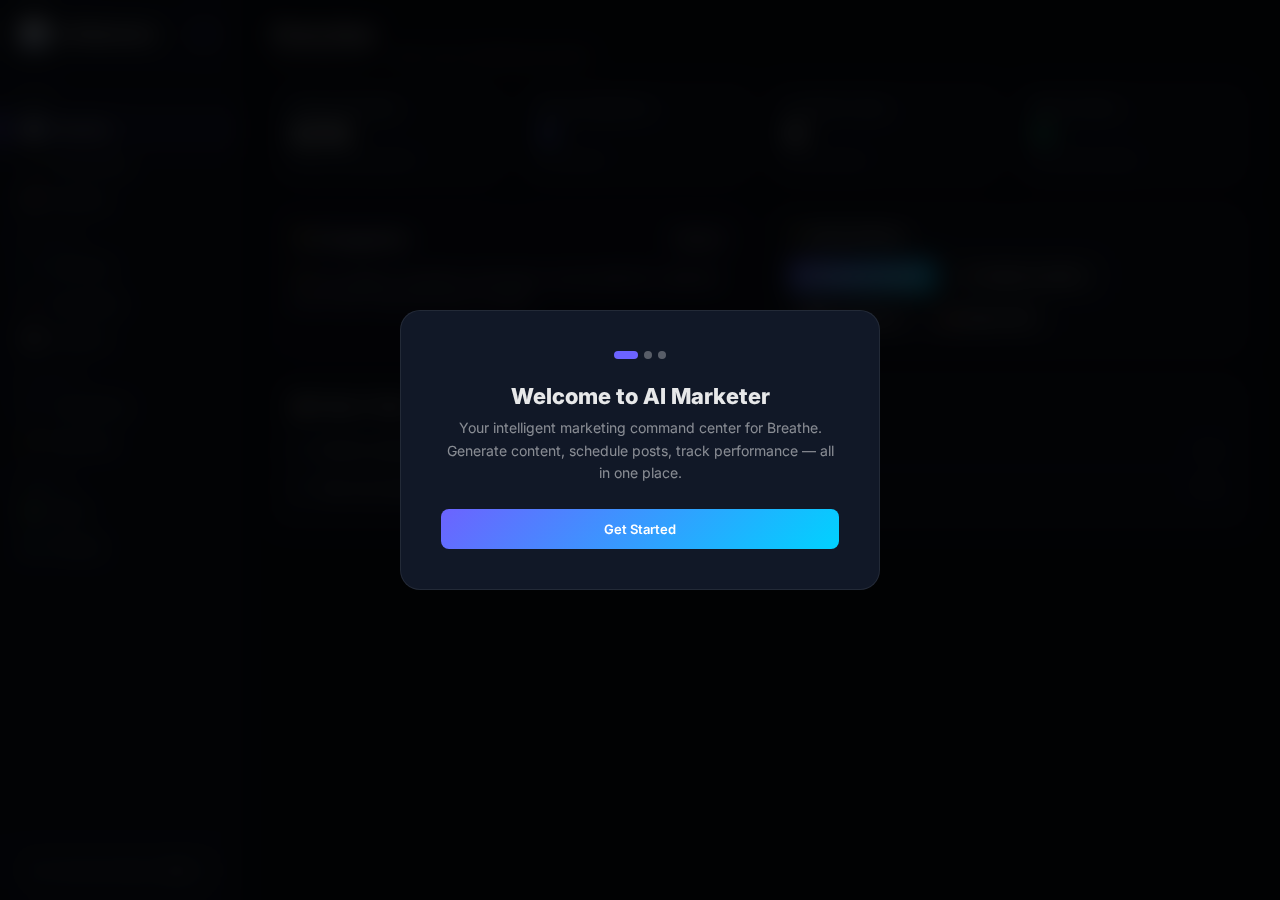
<file: marketing/dashboard.html>
<!DOCTYPE html>
<html lang="en">
<head>
    <meta charset="UTF-8">
    <meta name="viewport" content="width=device-width, initial-scale=1.0">
    <title>AI Marketer — Breathe App</title>
    <link rel="icon" type="image/png" href="../icon.png">
    <link rel="preconnect" href="https://fonts.googleapis.com">
    <link rel="preconnect" href="https://fonts.gstatic.com" crossorigin>
    <link href="https://fonts.googleapis.com/css2?family=Inter:wght@400;500;600;700;800;900&display=swap" rel="stylesheet">
    <style>
        *, *::before, *::after { margin: 0; padding: 0; box-sizing: border-box; }
        :root {
            --bg: #0a0e1a; --bg2: #111827; --bg3: #1a2332; --border: rgba(255,255,255,0.08);
            --white: #fff; --w9: rgba(255,255,255,0.9); --w7: rgba(255,255,255,0.7);
            --w5: rgba(255,255,255,0.5); --w3: rgba(255,255,255,0.3);
            --accent: #6C63FF; --accent2: #00D2FF; --green: #34D399; --yellow: #FBBF24;
            --red: #F87171; --pink: #EC4899; --orange: #FB923C;
            --grad: linear-gradient(135deg, #6C63FF, #00D2FF);
            --radius: 14px; --radius-sm: 8px;
            --spring: cubic-bezier(0.34, 1.56, 0.64, 1);
            --smooth: cubic-bezier(0.4, 0, 0.2, 1);
        }
        html { scroll-behavior: smooth; }
        body { font-family: 'Inter', -apple-system, sans-serif; background: var(--bg); color: var(--w9); min-height: 100vh; display: flex; overflow: hidden; }

        /* Sidebar */
        .sidebar { width: 240px; background: var(--bg2); border-right: 1px solid var(--border); height: 100vh; position: fixed; left: 0; top: 0; display: flex; flex-direction: column; z-index: 100; transition: transform .3s var(--smooth); }
        .sidebar-brand { padding: 20px 20px 16px; display: flex; align-items: center; gap: 10px; font-weight: 800; font-size: 17px; border-bottom: 1px solid var(--border); }
        .sidebar-brand img { width: 28px; height: 28px; border-radius: 7px; }
        .sidebar-brand span { background: var(--grad); -webkit-background-clip: text; -webkit-text-fill-color: transparent; font-size: 11px; font-weight: 600; margin-left: auto; padding: 2px 8px; border: 1px solid var(--accent); border-radius: 20px; -webkit-text-fill-color: var(--accent); background: none; }
        .sidebar-nav { flex: 1; overflow-y: auto; padding: 12px 0; }
        .sidebar-label { font-size: 10px; font-weight: 700; text-transform: uppercase; letter-spacing: 1.2px; color: var(--w3); padding: 16px 20px 6px; }
        .sidebar-item { display: flex; align-items: center; gap: 10px; padding: 9px 20px; cursor: pointer; color: var(--w5); font-size: 13px; font-weight: 500; transition: all .15s; border-left: 3px solid transparent; }
        .sidebar-item:hover { color: var(--w9); background: rgba(255,255,255,0.03); }
        .sidebar-item.active { color: var(--white); background: rgba(108,99,255,0.1); border-left-color: var(--accent); }
        .sidebar-item .icon { width: 18px; text-align: center; font-size: 14px; }
        .sidebar-footer { padding: 12px 20px; border-top: 1px solid var(--border); }
        .sidebar-kbd { display: flex; align-items: center; gap: 8px; font-size: 12px; color: var(--w3); cursor: pointer; padding: 8px 12px; border-radius: var(--radius-sm); background: rgba(255,255,255,0.03); border: 1px solid var(--border); transition: all .15s; }
        .sidebar-kbd:hover { background: rgba(255,255,255,0.06); color: var(--w5); }
        .sidebar-kbd kbd { font-family: inherit; font-size: 10px; background: rgba(255,255,255,0.08); padding: 2px 6px; border-radius: 4px; }

        /* Main */
        .main { margin-left: 240px; flex: 1; height: 100vh; overflow-y: auto; }
        .main-header { padding: 20px 32px 0; }
        .main-header h1 { font-size: 22px; font-weight: 800; }
        .main-header p { color: var(--w5); font-size: 13px; margin-top: 2px; }
        .main-content { padding: 20px 32px 40px; }
        .section { display: none; animation: fadeUp .3s var(--smooth); }
        .section.active { display: block; }
        @keyframes fadeUp { from { opacity: 0; transform: translateY(8px); } to { opacity: 1; transform: translateY(0); } }

        /* Cards */
        .card { background: var(--bg2); border: 1px solid var(--border); border-radius: var(--radius); padding: 20px; }
        .card-header { display: flex; align-items: center; justify-content: space-between; margin-bottom: 16px; }
        .card-title { font-size: 14px; font-weight: 700; }

        /* Stat Cards */
        .stats-grid { display: grid; grid-template-columns: repeat(4, 1fr); gap: 14px; margin-bottom: 20px; }
        .stat-card { background: var(--bg2); border: 1px solid var(--border); border-radius: var(--radius); padding: 16px 18px; }
        .stat-label { font-size: 11px; font-weight: 600; color: var(--w5); text-transform: uppercase; letter-spacing: 0.5px; }
        .stat-value { font-size: 28px; font-weight: 800; margin-top: 4px; line-height: 1.1; }
        .stat-sub { font-size: 11px; color: var(--w3); margin-top: 4px; }
        .stat-value.grad { background: var(--grad); -webkit-background-clip: text; -webkit-text-fill-color: transparent; }

        /* Buttons */
        .btn { display: inline-flex; align-items: center; gap: 6px; padding: 8px 16px; border-radius: var(--radius-sm); font-size: 13px; font-weight: 600; font-family: inherit; cursor: pointer; border: none; transition: all .15s var(--smooth); }
        .btn-primary { background: var(--grad); color: var(--white); }
        .btn-primary:hover { opacity: 0.9; transform: translateY(-1px); }
        .btn-ghost { background: rgba(255,255,255,0.05); color: var(--w7); border: 1px solid var(--border); }
        .btn-ghost:hover { background: rgba(255,255,255,0.08); color: var(--w9); }
        .btn-sm { padding: 5px 10px; font-size: 11px; }
        .btn-danger { background: rgba(248,113,113,0.15); color: var(--red); }
        .btn-danger:hover { background: rgba(248,113,113,0.25); }
        .btn-success { background: rgba(52,211,153,0.15); color: var(--green); }
        .btn-success:hover { background: rgba(52,211,153,0.25); }
        .btn-group { display: flex; gap: 8px; flex-wrap: wrap; }

        /* Grid helpers */
        .grid-2 { display: grid; grid-template-columns: 1fr 1fr; gap: 16px; }
        .grid-3 { display: grid; grid-template-columns: 1fr 1fr 1fr; gap: 16px; }
        .gap-16 { gap: 16px; } .mt-16 { margin-top: 16px; } .mt-20 { margin-top: 20px; } .mb-16 { margin-bottom: 16px; }

        /* Tabs */
        .tabs { display: flex; gap: 4px; background: var(--bg); border-radius: var(--radius-sm); padding: 3px; border: 1px solid var(--border); width: fit-content; }
        .tab { padding: 6px 14px; font-size: 12px; font-weight: 600; color: var(--w5); cursor: pointer; border-radius: 6px; transition: all .15s; font-family: inherit; background: none; border: none; }
        .tab.active { background: var(--accent); color: var(--white); }
        .tab:hover:not(.active) { color: var(--w7); }

        /* Form inputs */
        .input, .select, .textarea { width: 100%; padding: 9px 14px; background: var(--bg); border: 1px solid var(--border); border-radius: var(--radius-sm); color: var(--w9); font-size: 13px; font-family: inherit; outline: none; transition: border-color .15s; }
        .input:focus, .select:focus, .textarea:focus { border-color: var(--accent); }
        .textarea { resize: vertical; min-height: 80px; }
        .select { cursor: pointer; }
        .form-group { margin-bottom: 14px; }
        .form-label { display: block; font-size: 11px; font-weight: 600; color: var(--w5); text-transform: uppercase; letter-spacing: 0.5px; margin-bottom: 6px; }

        /* Badges */
        .badge { display: inline-flex; align-items: center; padding: 3px 8px; border-radius: 20px; font-size: 10px; font-weight: 700; text-transform: uppercase; letter-spacing: 0.5px; }
        .badge-reddit { background: rgba(255,69,0,0.15); color: #FF6B35; }
        .badge-twitter { background: rgba(29,161,242,0.15); color: #1DA1F2; }
        .badge-tiktok { background: rgba(236,64,153,0.15); color: var(--pink); }
        .badge-instagram { background: rgba(131,58,180,0.15); color: #C13584; }
        .badge-high { background: rgba(52,211,153,0.15); color: var(--green); }
        .badge-medium { background: rgba(251,191,36,0.15); color: var(--yellow); }
        .badge-low { background: rgba(248,113,113,0.15); color: var(--red); }

        /* Toast */
        .toast-container { position: fixed; bottom: 20px; right: 20px; z-index: 9999; display: flex; flex-direction: column; gap: 8px; }
        .toast { background: var(--bg3); border: 1px solid var(--border); border-radius: var(--radius-sm); padding: 12px 18px; font-size: 13px; color: var(--w9); animation: toastIn .3s var(--spring); box-shadow: 0 8px 32px rgba(0,0,0,0.4); max-width: 360px; }
        .toast.exit { animation: toastOut .2s var(--smooth) forwards; }
        @keyframes toastIn { from { opacity: 0; transform: translateY(10px) scale(0.95); } }
        @keyframes toastOut { to { opacity: 0; transform: translateY(-10px) scale(0.95); } }

        /* Command Palette */
        .cmd-overlay { display: none; position: fixed; inset: 0; background: rgba(0,0,0,0.7); backdrop-filter: blur(8px); z-index: 9000; align-items: flex-start; justify-content: center; padding-top: 20vh; }
        .cmd-overlay.open { display: flex; animation: fadeIn .12s; }
        @keyframes fadeIn { from { opacity: 0; } }
        .cmd-box { background: var(--bg2); border: 1px solid rgba(255,255,255,0.12); border-radius: 16px; width: 560px; max-height: 420px; overflow: hidden; box-shadow: 0 24px 80px rgba(0,0,0,0.6); }
        .cmd-input { width: 100%; padding: 16px 20px; background: none; border: none; border-bottom: 1px solid var(--border); color: var(--white); font-size: 15px; font-family: inherit; outline: none; }
        .cmd-input::placeholder { color: var(--w3); }
        .cmd-list { overflow-y: auto; max-height: 340px; padding: 6px; }
        .cmd-item { display: flex; align-items: center; gap: 12px; padding: 10px 14px; border-radius: 10px; cursor: pointer; transition: background .1s; }
        .cmd-item:hover, .cmd-item.selected { background: rgba(108,99,255,0.15); }
        .cmd-item .icon { width: 20px; text-align: center; font-size: 15px; }
        .cmd-item .label { font-size: 13px; font-weight: 500; flex: 1; }
        .cmd-item .shortcut { font-size: 11px; color: var(--w3); }
        .cmd-item .shortcut kbd { font-family: inherit; background: rgba(255,255,255,0.06); padding: 2px 5px; border-radius: 4px; font-size: 10px; }

        /* Onboarding */
        .onboard-overlay { display: none; position: fixed; inset: 0; background: rgba(0,0,0,0.85); backdrop-filter: blur(12px); z-index: 10000; align-items: center; justify-content: center; }
        .onboard-overlay.open { display: flex; }
        .onboard-card { background: var(--bg2); border: 1px solid var(--border); border-radius: 20px; padding: 40px; width: 480px; text-align: center; }
        .onboard-card h2 { font-size: 22px; font-weight: 800; margin-bottom: 8px; }
        .onboard-card p { color: var(--w5); font-size: 14px; line-height: 1.6; margin-bottom: 24px; }
        .onboard-steps { display: flex; gap: 6px; justify-content: center; margin-bottom: 24px; }
        .onboard-dot { width: 8px; height: 8px; border-radius: 50%; background: var(--w3); }
        .onboard-dot.active { background: var(--accent); width: 24px; border-radius: 4px; }
        .onboard-input { width: 100%; padding: 12px 16px; background: var(--bg); border: 1px solid var(--border); border-radius: 10px; color: var(--w9); font-size: 14px; font-family: inherit; outline: none; margin-bottom: 16px; text-align: center; }
        .onboard-input:focus { border-color: var(--accent); }

        /* Skeleton loading */
        .skeleton { background: linear-gradient(90deg, var(--bg3) 25%, rgba(255,255,255,0.06) 50%, var(--bg3) 75%); background-size: 200% 100%; animation: shimmer 1.5s infinite; border-radius: var(--radius-sm); }
        @keyframes shimmer { 0% { background-position: 200% 0; } 100% { background-position: -200% 0; } }

        /* Post cards */
        .post-card { background: var(--bg3); border: 1px solid var(--border); border-radius: var(--radius); padding: 16px; margin-bottom: 12px; }
        .post-card-head { display: flex; align-items: center; gap: 8px; margin-bottom: 10px; }
        .post-card-body { font-size: 13px; color: var(--w7); line-height: 1.6; white-space: pre-wrap; max-height: 150px; overflow: hidden; position: relative; transition: max-height .3s; }
        .post-card-body.expanded { max-height: 2000px; }
        .post-card-body:not(.expanded)::after { content: ''; position: absolute; bottom: 0; left: 0; right: 0; height: 40px; background: linear-gradient(transparent, var(--bg3)); }
        .post-card-actions { display: flex; gap: 6px; margin-top: 10px; flex-wrap: wrap; }
        .score-badge { display: inline-flex; align-items: center; gap: 4px; padding: 3px 10px; border-radius: 20px; font-size: 11px; font-weight: 700; }
        .score-high { background: rgba(52,211,153,0.15); color: var(--green); }
        .score-med { background: rgba(251,191,36,0.15); color: var(--yellow); }
        .score-low { background: rgba(248,113,113,0.15); color: var(--red); }

        /* Calendar */
        .cal-grid { display: grid; grid-template-columns: repeat(7, 1fr); gap: 8px; }
        .cal-day { background: var(--bg3); border: 1px solid var(--border); border-radius: var(--radius); padding: 12px; min-height: 160px; transition: border-color .15s; }
        .cal-day.today { border-color: var(--accent); }
        .cal-day.drag-over { border-color: var(--accent2); background: rgba(0,210,255,0.05); }
        .cal-day-name { font-size: 11px; font-weight: 700; color: var(--w3); text-transform: uppercase; letter-spacing: 0.5px; margin-bottom: 8px; }
        .cal-day-date { font-size: 18px; font-weight: 800; margin-bottom: 10px; }
        .cal-task { padding: 6px 8px; border-radius: 6px; font-size: 11px; font-weight: 500; margin-bottom: 4px; cursor: grab; transition: opacity .15s; display: flex; align-items: center; gap: 4px; }
        .cal-task:active { cursor: grabbing; }
        .cal-task[draggable="true"]:hover { opacity: 0.8; }
        .cal-task.reddit { background: rgba(255,69,0,0.12); color: #FF6B35; }
        .cal-task.twitter { background: rgba(29,161,242,0.12); color: #1DA1F2; }
        .cal-task.tiktok { background: rgba(236,64,153,0.12); color: var(--pink); }
        .cal-task.instagram { background: rgba(131,58,180,0.12); color: #C13584; }
        .cal-task.task { background: rgba(52,211,153,0.12); color: var(--green); }

        /* Progress bar */
        .progress { height: 6px; background: var(--bg); border-radius: 3px; overflow: hidden; }
        .progress-fill { height: 100%; background: var(--grad); border-radius: 3px; transition: width .4s var(--smooth); }

        /* Table */
        .table { width: 100%; border-collapse: collapse; }
        .table th { text-align: left; font-size: 10px; font-weight: 700; text-transform: uppercase; letter-spacing: 0.5px; color: var(--w3); padding: 10px 12px; border-bottom: 1px solid var(--border); }
        .table td { padding: 10px 12px; font-size: 13px; border-bottom: 1px solid var(--border); }
        .table tr:hover td { background: rgba(255,255,255,0.02); }

        /* Checklist */
        .checklist-item { display: flex; align-items: center; gap: 10px; padding: 10px 0; border-bottom: 1px solid var(--border); }
        .checklist-item:last-child { border-bottom: none; }
        .checklist-cb { width: 18px; height: 18px; border-radius: 5px; border: 2px solid var(--w3); cursor: pointer; display: flex; align-items: center; justify-content: center; flex-shrink: 0; transition: all .15s; }
        .checklist-cb.checked { background: var(--green); border-color: var(--green); }
        .checklist-cb.checked::after { content: '✓'; font-size: 11px; color: #000; font-weight: 700; }
        .checklist-text { font-size: 13px; }
        .checklist-text.done { text-decoration: line-through; color: var(--w3); }
        .checklist-meta { font-size: 11px; color: var(--w3); margin-left: auto; flex-shrink: 0; }

        /* Chart */
        .chart-bar { display: flex; align-items: center; gap: 8px; margin-bottom: 6px; }
        .chart-bar-label { font-size: 11px; width: 100px; color: var(--w5); flex-shrink: 0; overflow: hidden; text-overflow: ellipsis; white-space: nowrap; }
        .chart-bar-track { flex: 1; height: 8px; background: var(--bg); border-radius: 4px; overflow: hidden; }
        .chart-bar-fill { height: 100%; border-radius: 4px; transition: width .6s var(--smooth); }

        /* Responsive */
        @media (max-width: 1024px) { .stats-grid { grid-template-columns: repeat(2, 1fr); } .cal-grid { grid-template-columns: repeat(4, 1fr); } .grid-2, .grid-3 { grid-template-columns: 1fr; } }
        @media (max-width: 768px) {
            .sidebar { transform: translateX(-100%); }
            .sidebar.open { transform: translateX(0); }
            .main { margin-left: 0; }
            .main-header { padding: 16px 16px 0; }
            .main-content { padding: 16px 16px 32px; }
            .stats-grid { grid-template-columns: 1fr 1fr; }
            .cal-grid { grid-template-columns: repeat(2, 1fr); }
            .mobile-toggle { display: flex !important; }
            .cmd-box { width: calc(100vw - 32px); }
        }
        .mobile-toggle { display: none; position: fixed; top: 12px; left: 12px; z-index: 101; width: 36px; height: 36px; border-radius: 10px; background: var(--bg2); border: 1px solid var(--border); align-items: center; justify-content: center; cursor: pointer; font-size: 16px; }

        /* Misc */
        ::-webkit-scrollbar { width: 6px; }
        ::-webkit-scrollbar-track { background: transparent; }
        ::-webkit-scrollbar-thumb { background: var(--w3); border-radius: 3px; }
        ::selection { background: rgba(108,99,255,0.3); }
        a { color: var(--accent2); text-decoration: none; }
        .text-green { color: var(--green); } .text-yellow { color: var(--yellow); } .text-red { color: var(--red); }
        .empty-state { text-align: center; padding: 40px 20px; color: var(--w3); }
        .empty-state .icon { font-size: 40px; margin-bottom: 12px; }
        .empty-state p { font-size: 13px; }
        .divider { height: 1px; background: var(--border); margin: 20px 0; }
        .flex { display: flex; } .flex-center { display: flex; align-items: center; } .gap-8 { gap: 8px; } .gap-12 { gap: 12px; } .ml-auto { margin-left: auto; }
        .tag { display: inline-block; padding: 2px 8px; border-radius: 4px; font-size: 10px; font-weight: 600; background: rgba(255,255,255,0.05); color: var(--w5); }
        .highlight-card { border: 1px solid rgba(108,99,255,0.3); background: rgba(108,99,255,0.05); }
    </style>
</head>
<body>

<!-- Mobile Toggle -->
<div class="mobile-toggle" onclick="document.querySelector('.sidebar').classList.toggle('open')">☰</div>

<!-- Command Palette -->
<div class="cmd-overlay" id="cmdOverlay">
    <div class="cmd-box">
        <input class="cmd-input" id="cmdInput" placeholder="Type a command..." autocomplete="off">
        <div class="cmd-list" id="cmdList"></div>
    </div>
</div>

<!-- Onboarding -->
<div class="onboard-overlay" id="onboardOverlay">
    <div class="onboard-card" id="onboardCard"></div>
</div>

<!-- Sidebar -->
<nav class="sidebar">
    <div class="sidebar-brand">
        <img src="../icon.png" alt="Breathe"> AI Marketer <span>v2</span>
    </div>
    <div class="sidebar-nav">
        <div class="sidebar-label">Main</div>
        <div class="sidebar-item active" onclick="go('overview')"><span class="icon">📊</span> Overview</div>
        <div class="sidebar-item" onclick="go('generator')"><span class="icon">✨</span> AI Generator</div>
        <div class="sidebar-item" onclick="go('calendar')"><span class="icon">📅</span> Calendar</div>
        <div class="sidebar-label">Strategy</div>
        <div class="sidebar-item" onclick="go('abtest')"><span class="icon">🧪</span> A/B Tests</div>
        <div class="sidebar-item" onclick="go('campaigns')"><span class="icon">🚀</span> Campaigns</div>
        <div class="sidebar-item" onclick="go('analytics')"><span class="icon">📈</span> Analytics</div>
        <div class="sidebar-label">Research</div>
        <div class="sidebar-item" onclick="go('competitors')"><span class="icon">🔍</span> Competitors</div>
        <div class="sidebar-item" onclick="go('keywords')"><span class="icon">🔑</span> Keywords</div>
        <div class="sidebar-label">Manage</div>
        <div class="sidebar-item" onclick="go('tasks')"><span class="icon">✅</span> Tasks</div>
        <div class="sidebar-item" onclick="go('settings')"><span class="icon">⚙️</span> Settings</div>
    </div>
    <div class="sidebar-footer">
        <div class="sidebar-kbd" onclick="openCmd()"><span>⌘</span> Command Palette <kbd>⌘K</kbd></div>
    </div>
</nav>

<!-- Main -->
<div class="main">
    <div class="main-header">
        <h1 id="pageTitle">Overview</h1>
        <p id="pageDesc">Good morning — here's your marketing overview</p>
    </div>
    <div class="main-content">

<!-- ======= OVERVIEW ======= -->
<div class="section active" id="sec-overview">
    <div class="stats-grid">
        <div class="stat-card"><div class="stat-label">Tasks This Week</div><div class="stat-value" id="statTasks">0/13</div><div class="stat-sub">Weekly marketing tasks</div></div>
        <div class="stat-card"><div class="stat-label">Posts Generated</div><div class="stat-value grad" id="statPosts">0</div><div class="stat-sub">This session</div></div>
        <div class="stat-card"><div class="stat-label">AI Credits Used</div><div class="stat-value" id="statCredits">0</div><div class="stat-sub">API calls today</div></div>
        <div class="stat-card"><div class="stat-label">Week Streak</div><div class="stat-value text-green" id="statStreak">0</div><div class="stat-sub">Consecutive weeks</div></div>
    </div>

    <div class="grid-2">
        <div class="card highlight-card">
            <div class="card-header"><div class="card-title">💡 AI Suggestion</div><button class="btn btn-sm btn-ghost" onclick="refreshSuggestion()">Refresh</button></div>
            <div id="aiSuggestion" style="font-size:13px;color:var(--w7);line-height:1.6;">Loading suggestion...</div>
        </div>
        <div class="card">
            <div class="card-header"><div class="card-title">⚡ Quick Actions</div></div>
            <div class="btn-group">
                <button class="btn btn-primary" onclick="go('generator');generateWeek()">✨ Generate Week</button>
                <button class="btn btn-ghost" onclick="publishWeek()">🚀 Publish to Buffer</button>
                <button class="btn btn-ghost" onclick="go('analytics')">📈 Log Metrics</button>
                <button class="btn btn-ghost" onclick="exportCSV()">📥 Export CSV</button>
            </div>
        </div>
    </div>

    <div class="card mt-20">
        <div class="card-header"><div class="card-title">📋 Today's Tasks</div></div>
        <div id="todayTasks"></div>
    </div>
</div>

<!-- ======= AI GENERATOR ======= -->
<div class="section" id="sec-generator">
    <div class="card mb-16">
        <div class="card-header">
            <div class="card-title">🎯 Generation Controls</div>
            <div class="flex-center gap-8">
                <span class="tag" id="aiStatus">⚡ Templates</span>
            </div>
        </div>
        <div class="grid-3" style="grid-template-columns: 1fr 1fr auto;">
            <div class="form-group" style="margin:0">
                <label class="form-label">Topic</label>
                <select class="select" id="genTopic">
                    <option value="auto">Auto-pick best topic</option>
                    <option value="sleep">Sleep & Relaxation</option>
                    <option value="breathing">Breathing Techniques</option>
                    <option value="anxiety">Anxiety Relief</option>
                    <option value="focus">Focus & Productivity</option>
                    <option value="meditation">Meditation Basics</option>
                    <option value="app">App Features</option>
                    <option value="science">Science Behind It</option>
                </select>
            </div>
            <div class="form-group" style="margin:0">
                <label class="form-label">Tone</label>
                <select class="select" id="genTone">
                    <option value="educational">Educational & Helpful</option>
                    <option value="personal">Personal Story</option>
                    <option value="howto">How-To Guide</option>
                    <option value="controversial">Hot Take</option>
                    <option value="casual">Casual & Friendly</option>
                </select>
            </div>
            <div style="display:flex;align-items:flex-end">
                <button class="btn btn-primary" onclick="generateWeek()" style="white-space:nowrap">✨ Generate Full Week</button>
            </div>
        </div>
        <div class="btn-group mt-16">
            <button class="btn btn-ghost btn-sm" onclick="generateFor('reddit')">📝 Reddit</button>
            <button class="btn btn-ghost btn-sm" onclick="generateFor('twitter')">🐦 Twitter/X</button>
            <button class="btn btn-ghost btn-sm" onclick="generateFor('tiktok')">🎬 TikTok</button>
            <button class="btn btn-ghost btn-sm" onclick="generateFor('instagram')">📸 Instagram</button>
        </div>
    </div>
    <div id="genOutput"></div>
    <div id="genLoading" style="display:none">
        <div class="card"><div class="skeleton" style="height:20px;width:60%;margin-bottom:10px"></div><div class="skeleton" style="height:14px;width:90%;margin-bottom:8px"></div><div class="skeleton" style="height:14px;width:80%;margin-bottom:8px"></div><div class="skeleton" style="height:14px;width:70%"></div></div>
    </div>
</div>

<!-- ======= CALENDAR ======= -->
<div class="section" id="sec-calendar">
    <div class="flex-center gap-8 mb-16">
        <button class="btn btn-primary" onclick="autoPopulateCalendar()">🤖 Auto-Populate Week</button>
        <button class="btn btn-ghost" onclick="clearCalendar()">Clear Calendar</button>
        <span style="font-size:12px;color:var(--w3);margin-left:auto">Drag posts to reschedule</span>
    </div>
    <div class="cal-grid" id="calGrid"></div>
</div>

<!-- ======= A/B TESTS ======= -->
<div class="section" id="sec-abtest">
    <div class="card mb-16">
        <div class="card-header"><div class="card-title">🧪 Create A/B Test</div></div>
        <div class="grid-2">
            <div>
                <div class="form-group"><label class="form-label">Platform</label><select class="select" id="abPlatform"><option value="twitter">Twitter/X</option><option value="reddit">Reddit</option><option value="tiktok">TikTok</option><option value="instagram">Instagram</option></select></div>
                <div class="form-group"><label class="form-label">Topic / Prompt</label><input class="input" id="abTopic" placeholder="e.g. Box breathing technique for beginners"></div>
            </div>
            <div>
                <div class="form-group"><label class="form-label">Variants</label><select class="select" id="abVariants"><option value="2">2 Variants</option><option value="3" selected>3 Variants</option></select></div>
                <div style="display:flex;align-items:flex-end;height:100%;padding-bottom:14px"><button class="btn btn-primary" onclick="createABTest()">Generate Variants</button></div>
            </div>
        </div>
    </div>
    <div id="abOutput"></div>
</div>

<!-- ======= CAMPAIGNS ======= -->
<div class="section" id="sec-campaigns">
    <div class="card mb-16">
        <div class="card-header"><div class="card-title">🚀 Campaign Templates</div></div>
        <div class="grid-3" id="campaignTemplates"></div>
    </div>
    <div class="card">
        <div class="card-header"><div class="card-title">📋 Active Campaigns</div></div>
        <div id="activeCampaigns"><div class="empty-state"><div class="icon">🚀</div><p>No active campaigns. Pick a template above to start one.</p></div></div>
    </div>
</div>

<!-- ======= ANALYTICS ======= -->
<div class="section" id="sec-analytics">
    <div class="card mb-16">
        <div class="card-header"><div class="card-title">📊 Log This Week's Metrics</div><button class="btn btn-sm btn-primary" onclick="saveMetrics()">Save Metrics</button></div>
        <div class="stats-grid">
            <div class="form-group"><label class="form-label">Downloads</label><input class="input" id="metDownloads" type="number" placeholder="0"></div>
            <div class="form-group"><label class="form-label">Impressions</label><input class="input" id="metImpressions" type="number" placeholder="0"></div>
            <div class="form-group"><label class="form-label">Trial → Paid %</label><input class="input" id="metConversion" type="number" placeholder="0" step="0.1"></div>
            <div class="form-group"><label class="form-label">Revenue ($)</label><input class="input" id="metRevenue" type="number" placeholder="0" step="0.01"></div>
        </div>
    </div>
    <div class="grid-2">
        <div class="card">
            <div class="card-header"><div class="card-title">📈 Trends</div></div>
            <div id="trendCharts"></div>
        </div>
        <div class="card">
            <div class="card-header"><div class="card-title">🎯 Goals</div></div>
            <div id="goalProgress"></div>
        </div>
    </div>
    <div class="card mt-16">
        <div class="card-header"><div class="card-title">💡 AI Insights</div><button class="btn btn-sm btn-ghost" onclick="generateInsights()">Refresh</button></div>
        <div id="aiInsights" style="font-size:13px;color:var(--w7);line-height:1.6">Log metrics to generate AI insights.</div>
    </div>
</div>

<!-- ======= COMPETITORS ======= -->
<div class="section" id="sec-competitors">
    <div class="card mb-16">
        <div class="card-header"><div class="card-title">💰 Pricing Comparison</div></div>
        <table class="table">
            <thead><tr><th>App</th><th>Price</th><th>Key Differentiator</th><th>Your Advantage</th></tr></thead>
            <tbody>
                <tr style="background:rgba(108,99,255,0.05)"><td><strong>Breathe (You)</strong></td><td><strong>$49.99/yr</strong></td><td>AI chat + 760+ sessions + soundscape mixer</td><td style="color:var(--green)">Best value + AI</td></tr>
                <tr><td>Calm</td><td>$69.99/yr</td><td>Brand recognition, celebrity narrators</td><td>30% cheaper, AI chat</td></tr>
                <tr><td>Headspace</td><td>$69.99/yr</td><td>Corporate partnerships, animations</td><td>30% cheaper, more content</td></tr>
                <tr><td>Insight Timer</td><td>Free + $59.99/yr</td><td>Community, free tier</td><td>AI chat, soundscape mixer</td></tr>
                <tr><td>Balance</td><td>$69.99/yr</td><td>Personalized plans, free first year</td><td>AI chat, Pomodoro timer</td></tr>
                <tr><td>Ten Percent Happier</td><td>$99.99/yr</td><td>Skeptics-focused, expert teachers</td><td>50% cheaper, AI chat</td></tr>
            </tbody>
        </table>
    </div>
    <div class="card mb-16">
        <div class="card-header"><div class="card-title">✅ Feature Matrix</div></div>
        <table class="table" id="featureMatrix">
            <thead><tr><th>Feature</th><th>Breathe</th><th>Calm</th><th>Headspace</th><th>Balance</th></tr></thead>
            <tbody>
                <tr><td>AI Wellness Chat</td><td style="color:var(--green)">✓</td><td style="color:var(--red)">✗</td><td style="color:var(--red)">✗</td><td style="color:var(--red)">✗</td></tr>
                <tr><td>Soundscape Mixer</td><td style="color:var(--green)">✓</td><td style="color:var(--yellow)">Limited</td><td style="color:var(--red)">✗</td><td style="color:var(--red)">✗</td></tr>
                <tr><td>Breathing Exercises (5)</td><td style="color:var(--green)">✓</td><td style="color:var(--yellow)">3</td><td style="color:var(--yellow)">2</td><td style="color:var(--green)">✓</td></tr>
                <tr><td>Pomodoro Timer</td><td style="color:var(--green)">✓</td><td style="color:var(--red)">✗</td><td style="color:var(--red)">✗</td><td style="color:var(--red)">✗</td></tr>
                <tr><td>Body Scan</td><td style="color:var(--green)">✓</td><td style="color:var(--green)">✓</td><td style="color:var(--green)">✓</td><td style="color:var(--green)">✓</td></tr>
                <tr><td>Sleep Stories</td><td style="color:var(--green)">260+</td><td style="color:var(--green)">500+</td><td style="color:var(--green)">100+</td><td style="color:var(--yellow)">50+</td></tr>
                <tr><td>Mood Tracking</td><td style="color:var(--green)">✓</td><td style="color:var(--red)">✗</td><td style="color:var(--green)">✓</td><td style="color:var(--green)">✓</td></tr>
                <tr><td>Apple Health</td><td style="color:var(--green)">✓</td><td style="color:var(--green)">✓</td><td style="color:var(--green)">✓</td><td style="color:var(--green)">✓</td></tr>
                <tr><td>ASMR Content</td><td style="color:var(--green)">125+</td><td style="color:var(--red)">✗</td><td style="color:var(--red)">✗</td><td style="color:var(--red)">✗</td></tr>
            </tbody>
        </table>
    </div>
    <div class="card">
        <div class="card-header"><div class="card-title">⚔️ AI Counter-Strategy</div><button class="btn btn-sm btn-ghost" onclick="generateCounterStrategy()">Generate</button></div>
        <div id="counterStrategy" style="font-size:13px;color:var(--w7);line-height:1.6">Click Generate to get AI-powered competitive counter-strategies.</div>
    </div>
</div>

<!-- ======= KEYWORDS ======= -->
<div class="section" id="sec-keywords">
    <div class="card mb-16">
        <div class="card-header"><div class="card-title">🔑 Keyword Opportunities</div></div>
        <div class="tabs mb-16"><button class="tab active" onclick="showKwTab('opp',this)">Opportunities</button><button class="tab" onclick="showKwTab('ads',this)">Search Ads</button></div>
        <div id="kwOpp"><table class="table" id="kwTable"></table></div>
        <div id="kwAds" style="display:none"></div>
    </div>
</div>

<!-- ======= TASKS ======= -->
<div class="section" id="sec-tasks">
    <div class="card">
        <div class="card-header">
            <div class="card-title">✅ Weekly Tasks</div>
            <div class="flex-center gap-8"><span id="taskProgress" style="font-size:12px;color:var(--w5)">0/13</span><div class="progress" style="width:120px"><div class="progress-fill" id="taskBar" style="width:0%"></div></div></div>
        </div>
        <div id="taskList"></div>
    </div>
</div>

<!-- ======= SETTINGS ======= -->
<div class="section" id="sec-settings">
    <div class="card mb-16">
        <div class="card-header"><div class="card-title">🤖 Claude AI Configuration</div></div>
        <div class="form-group"><label class="form-label">Anthropic API Key</label><input class="input" id="setApiKey" type="password" placeholder="sk-ant-..."><p style="font-size:11px;color:var(--w3);margin-top:4px">Stored locally in your browser. Never shared. Get yours at <a href="https://console.anthropic.com/settings/keys" target="_blank">console.anthropic.com</a></p></div>
        <div class="form-group"><label class="form-label">Model</label><select class="select" id="setModel"><option value="claude-haiku-4-20250414">Claude Haiku 4 (fast, cheap)</option><option value="claude-sonnet-4-20250514">Claude Sonnet 4 (best quality)</option></select></div>
        <button class="btn btn-primary" onclick="saveAISettings()">Save AI Settings</button>
    </div>
    <div class="card mb-16">
        <div class="card-header"><div class="card-title">📤 Data Management</div></div>
        <div class="btn-group">
            <button class="btn btn-ghost" onclick="exportAllData()">Export All Data (JSON)</button>
            <button class="btn btn-ghost" onclick="document.getElementById('importFile').click()">Import Data</button>
            <input type="file" id="importFile" accept=".json" style="display:none" onchange="importData(event)">
        </div>
    </div>
    <div class="card">
        <div class="card-header"><div class="card-title">🗑️ Danger Zone</div></div>
        <button class="btn btn-danger" onclick="clearAllData()">Clear All Data</button>
        <p style="font-size:11px;color:var(--w3);margin-top:6px">This removes all saved data from localStorage. Cannot be undone.</p>
    </div>
</div>

    </div><!-- /main-content -->
</div><!-- /main -->

<!-- Toast Container -->
<div class="toast-container" id="toasts"></div>

<script>
// =============================================
// STATE MANAGEMENT
// =============================================
const S = {
    _cache: {},
    get(k) { if (!this._cache[k]) { const d = localStorage.getItem('bm_' + k); this._cache[k] = d ? JSON.parse(d) : null; } return this._cache[k]; },
    set(k, v) { this._cache[k] = v; localStorage.setItem('bm_' + k, JSON.stringify(v)); },
    del(k) { delete this._cache[k]; localStorage.removeItem('bm_' + k); }
};

let postsGenerated = 0, aiCalls = 0, postIdCounter = 0;

// =============================================
// AI ENGINE
// =============================================
const APP_CONTEXT = `You are a social media marketing expert for Breathe, a meditation and sleep iOS app.

App details:
- 760+ guided meditations, sleep stories, soundscapes, ASMR, relaxing music
- 5 breathing techniques: Box Breathing, 4-7-8, Wim Hof, Alternate Nostril, Energizing
- AI wellness chat companion (mood-aware, 24/7)
- Soundscape mixer (blend 3 ambient sounds)
- Pomodoro focus timer with ambient sounds
- Body scan meditation (7 body regions)
- 5 multi-day guided programs
- Mood tracking (9 emotions), streak tracking, Apple Health sync
- 6 themes, animated backgrounds, custom playlists
- Sleep alarm, sleep timer, AirPlay, Siri Shortcuts, widgets
- Price: $49.99/year ($0.96/week) — 30% cheaper than Calm/Headspace
- Free 3-day trial, no ads ever
- App Store: https://apps.apple.com/app/id6758229420
- Website: https://meditationandsleepapp.com`;

class AIEngine {
    constructor() { this.calls = []; }

    get apiKey() { return S.get('ai_config')?.apiKey || ''; }
    get model() { return S.get('ai_config')?.model || 'claude-haiku-4-20250414'; }
    get enabled() { return !!this.apiKey; }

    async call(system, user, opts = {}) {
        if (!this.enabled) throw new Error('no_key');
        // Rate limit: 20 req/min for safety
        const now = Date.now();
        this.calls = this.calls.filter(t => now - t < 60000);
        if (this.calls.length >= 20) throw new Error('rate_limit');
        this.calls.push(now);
        aiCalls++;
        document.getElementById('statCredits').textContent = aiCalls;

        const res = await fetch('https://api.anthropic.com/v1/messages', {
            method: 'POST',
            headers: {
                'Content-Type': 'application/json',
                'x-api-key': this.apiKey,
                'anthropic-version': '2023-06-01',
                'anthropic-dangerous-direct-browser-access': 'true'
            },
            body: JSON.stringify({
                model: this.model,
                system: system,
                messages: [{ role: 'user', content: user }],
                temperature: opts.temp ?? 0.8,
                max_tokens: opts.tokens ?? 600
            })
        });
        if (!res.ok) { const e = await res.json().catch(() => ({})); throw new Error(e.error?.message || `API error ${res.status}`); }
        const data = await res.json();
        return data.content[0].text;
    }

    async generatePost(platform, topic, tone) {
        const platformGuide = {
            reddit: 'Write a Reddit post. Include a compelling title and body. Value-first, no links. Write as a real person sharing genuine experience/knowledge. Include a discussion question at the end.',
            twitter: 'Write a tweet or thread (max 280 chars per tweet). Use line breaks for readability. No hashtags in tweets. Punchy, insightful, shareable.',
            tiktok: 'Write a TikTok script. Start with a hook (first 3 seconds text). Include content description and spoken script. End with a CTA. Add hashtags.',
            instagram: 'Write an Instagram caption. Start with a hook line. Use emojis sparingly. Include a CTA. Add relevant hashtags at the end (10-15).'
        };
        const topicMap = { auto: 'Pick the most engaging topic', sleep: 'Sleep improvement and relaxation', breathing: 'Breathing techniques and their benefits', anxiety: 'Anxiety relief and stress management', focus: 'Focus, productivity, and deep work', meditation: 'Meditation for beginners', app: 'App features and what makes Breathe unique', science: 'Science behind meditation and breathing' };
        const toneMap = { educational: 'Educational and informative', personal: 'Personal story/experience', howto: 'Step-by-step how-to guide', controversial: 'Surprising/contrarian take', casual: 'Casual and conversational' };

        return this.call(
            APP_CONTEXT + '\n\n' + platformGuide[platform],
            `Generate a ${platform} post.\nTopic: ${topicMap[topic] || topic}\nTone: ${toneMap[tone] || tone}\n\nReturn ONLY the post content. For Reddit, use format:\nTITLE: ...\nSUBREDDIT: ...\n---\n[body]`,
            { tokens: platform === 'reddit' ? 800 : 400 }
        );
    }

    async scorePost(content, platform) {
        const result = await this.call(
            'You are a social media engagement analyst. Score posts 0-100 and give brief feedback.',
            `Score this ${platform} post for predicted engagement (0-100). Consider: hook strength, value, readability, CTA.\n\nPost:\n${content}\n\nReturn JSON only: {"score":N,"feedback":"one sentence"}`,
            { temp: 0.3, tokens: 100 }
        );
        try { return JSON.parse(result.replace(/```json?\n?/g, '').replace(/```/g, '').trim()); } catch { return { score: 70, feedback: 'Unable to analyze' }; }
    }

    async suggest() {
        const day = ['Sunday','Monday','Tuesday','Wednesday','Thursday','Friday','Saturday'][new Date().getDay()];
        return this.call(
            APP_CONTEXT,
            `It's ${day}. Give ONE specific, actionable marketing suggestion for today in 2-3 sentences. Be concrete and mention a specific platform, topic, or action.`,
            { tokens: 150, temp: 0.9 }
        );
    }

    async insights(metrics) {
        return this.call(
            APP_CONTEXT + '\nYou are analyzing marketing performance metrics.',
            `Analyze these weekly metrics and give 3-4 actionable insights:\n${JSON.stringify(metrics, null, 2)}\n\nBe specific, data-driven, and suggest concrete next steps.`,
            { tokens: 400 }
        );
    }

    async counterStrategy() {
        return this.call(
            APP_CONTEXT + '\nYou are a competitive strategist.',
            `Breathe competes with Calm ($69.99/yr), Headspace ($69.99/yr), Balance ($69.99/yr), Insight Timer (freemium). Breathe\'s unique advantages: AI wellness chat, soundscape mixer, Pomodoro timer, 30% cheaper, ASMR content.\n\nGive 5 specific counter-positioning strategies with concrete content/ad ideas for each.`,
            { tokens: 600 }
        );
    }
}

const ai = new AIEngine();

// =============================================
// TEMPLATE FALLBACKS (when no API key)
// =============================================
const TEMPLATES = {
    reddit: [
        { sub: 'r/sleep', title: 'The 4-7-8 breathing technique changed my sleep completely', body: 'I used to lie in bed for 1-2 hours every night, mind racing. A friend told me about 4-7-8 breathing:\n\n1. Breathe in through your nose for 4 seconds\n2. Hold your breath for 7 seconds\n3. Exhale slowly through your mouth for 8 seconds\n4. Repeat 3-4 times\n\nThe key is the long exhale — it activates your parasympathetic nervous system and literally tells your body "it\'s safe to sleep."\n\nI\'ve been doing this for 3 weeks and I\'m usually asleep within 10-15 minutes now. Has anyone else tried this?' },
        { sub: 'r/Meditation', title: 'Box Breathing: The technique Navy SEALs use to stay calm under pressure', body: 'Box breathing is ridiculously simple but incredibly effective:\n\n- Inhale for 4 seconds\n- Hold for 4 seconds\n- Exhale for 4 seconds\n- Hold for 4 seconds\n\nRepeat for 3-5 minutes. Navy SEALs use it before high-stress operations. I started using it before meetings at work and the difference is noticeable. My heart rate drops, my thoughts slow down, and I feel genuinely present.\n\nTry it right now — 3 cycles. How did that feel?' },
        { sub: 'r/Anxiety', title: 'Something that actually helps during a panic attack', body: 'Breathing (4-7-8 technique):\nInhale 4 seconds, hold 7, exhale 8. The long exhale forces your nervous system out of fight-or-flight.\n\nBody scan:\nStart at the top of your head. Notice any tension. Move down to your toes. Just notice — don\'t try to change anything.\n\nName 5 things:\n5 things you can see, 4 you can touch, 3 you can hear, 2 you can smell, 1 you can taste.\n\nNone of these are cures. But they\'ve gotten me through some really bad moments. What works for you?' },
        { sub: 'r/getdisciplined', title: 'I replaced phone doomscrolling before bed with 10-minute meditation — 30 day results', body: 'Rules:\n- Phone on DND at 9:30 PM\n- 10 minutes of breathing exercises\n- Sleep story or calming sounds until I drift off\n\nWeek 1: Felt weird. Kept reaching for phone.\nWeek 2: Falling asleep faster. 30 min → 15 min.\nWeek 3: Started looking forward to it.\nWeek 4: Waking up before my alarm. Morning anxiety basically disappeared.\n\nThe biggest surprise: I think pre-bed doomscrolling was spiking cortisol right before sleep. Anyone else made a similar switch?' },
        { sub: 'r/productivity', title: 'The Pomodoro technique works 10x better with ambient sounds', body: 'My setup:\n- 25 min focus blocks\n- Rain + fireplace sounds (low volume)\n- 5 min break with breathing exercises\n- Every 4 blocks, 15 min longer break\n\nThe ambient sounds create a Pavlovian "focus trigger" — my brain now associates rain sounds with deep work.\n\nFor breaks, I do box breathing instead of checking my phone. This actually recharges instead of adding more stimulation.\n\nAfter 2 weeks: roughly 2 more hours of productive work per day. What\'s your focus routine?' },
        { sub: 'r/selfimprovement', title: 'Mood tracking changed how I understand myself', body: '3 months of daily mood tracking. Key findings:\n\n1. My anxiety peaks on Sundays and Mondays. Now I schedule lighter Mondays.\n2. Exercise + meditation → mood 8/10. Meditation alone: 6.5. Exercise alone: 7.5.\n3. Sleep quality predicts next-day mood with ~80% accuracy.\n4. Specific gratitude journaling works. Generic doesn\'t.\n\nYou don\'t need a fancy app — even a 1-10 rating in your notes works. Do it for 30 days minimum. What patterns have you noticed?' }
    ],
    twitter: [
        'The 4-7-8 breathing technique:\n\n- Inhale 4 seconds\n- Hold 7 seconds\n- Exhale 8 seconds\n\nRepeat 3x. You\'ll feel calmer within 60 seconds.\n\nThe long exhale activates your parasympathetic nervous system. It\'s basically a cheat code for your brain.',
        'Most people doomscroll for 45 minutes before bed then wonder why they can\'t sleep.\n\nReplace the last 20 minutes with:\n- A breathing exercise (2 min)\n- A sleep story or rain sounds\n\nYou\'ll fall asleep faster than you have in years.',
        'Meditation doesn\'t have to be 30 minutes of sitting in silence.\n\n3 minutes of focused breathing counts.\nListening to a sleep story counts.\nA quick body scan at your desk counts.\n\nConsistency > duration.',
        'Box breathing (4-4-4-4) is used by:\n- Navy SEALs\n- First responders\n- Surgeons\n- Athletes\n\nThe simplest stress management tool that actually works. 4 cycles takes under 2 minutes.',
        'Your evening routine matters more than your morning routine.\n\nWhat you do in the last 30 minutes before sleep determines:\n- How fast you fall asleep\n- Your sleep quality\n- Your energy tomorrow\n- Your mood tomorrow\n\nProtect those 30 minutes.',
        'I tracked my mood every day for 90 days.\n\nBiggest finding: sleep quality predicts next-day mood with ~80% accuracy.\n\nSleep isn\'t a luxury. It\'s the foundation everything else is built on.'
    ],
    tiktok: [
        { hook: 'Try this 60-second breathing exercise right now', content: 'Guide viewer through 4-7-8 breathing with calm background. Count on screen. End with "Did you feel that? Save this for tonight."', tags: '#breathingexercise #sleep #anxietyrelief #478breathing #meditation' },
        { hook: 'The Navy SEAL technique for instant calm', content: 'Explain box breathing with visual timer. Show 4-4-4-4 pattern. "This is what special forces use before missions."', tags: '#boxbreathing #navyseal #stressrelief #calm #breathwork' },
        { hook: 'POV: You finally found a meditation app that isn\'t annoying', content: 'Quick aesthetic walkthrough of Breathe app. Show breathing exercise, soundscape mixer, sleep stories.', tags: '#meditationapp #sleepapp #wellness #selfcare #meditation' },
        { hook: '3 sounds that will knock you out in 10 minutes', content: 'Demo soundscape mixer. Layer rain + fireplace + ocean. Show independent volume controls.', tags: '#sleepsounds #sleephack #insomnia #asmr #relaxation' },
        { hook: 'Replace doomscrolling with this bedtime routine', content: 'Show evening routine: phone on DND → breathing exercise → sleep story → drift off.', tags: '#bedtimeroutine #sleep #nightroutine #sleeptips #mentalhealth' },
        { hook: 'Wim Hof breathing but make it aesthetic', content: 'Guided Wim Hof session with app visuals. Fast breaths, hold, recovery breath.', tags: '#wimhof #breathwork #energy #morning #breathingexercise' }
    ],
    instagram: [
        { type: 'Carousel', caption: '5 Breathing Techniques That Actually Work 🫁\n\nSwipe to learn each one →\n\n1️⃣ Box Breathing (4-4-4-4) — Focus & calm\n2️⃣ 4-7-8 Relaxing Breath — Fall asleep fast\n3️⃣ Wim Hof Method — Energy & clarity\n4️⃣ Alternate Nostril — Balance & anxiety relief\n5️⃣ Energizing Breath — Morning wake-up\n\nSave this post 🔖 and try one tonight.\n\n#breathingexercises #meditation #sleep #anxiety #mindfulness #wellness #breathwork #selfcare' },
        { type: 'Reel', caption: 'This 60-second breathing exercise will change your night ✨\n\nThe 4-7-8 technique activates your parasympathetic nervous system — switching your body from "alert mode" to "rest mode."\n\nTry it tonight.\n\n#478breathing #sleephack #breathingexercise #meditation #sleep #nightroutine #calm #relaxation' }
    ]
};

function shuffle(a) { const b = [...a]; for (let i = b.length - 1; i > 0; i--) { const j = Math.floor(Math.random() * (i + 1)); [b[i], b[j]] = [b[j], b[i]]; } return b; }

// =============================================
// NAVIGATION
// =============================================
const PAGE_INFO = {
    overview: ['Overview', 'Your marketing command center'],
    generator: ['AI Generator', 'Create content for every platform'],
    calendar: ['Content Calendar', 'Plan and schedule your posts'],
    abtest: ['A/B Tests', 'Test content variants for best performance'],
    campaigns: ['Campaigns', 'Multi-week coordinated campaigns'],
    analytics: ['Analytics', 'Track performance and get AI insights'],
    competitors: ['Competitors', 'Monitor and outmaneuver the competition'],
    keywords: ['Keywords', 'ASO and search optimization'],
    tasks: ['Weekly Tasks', 'Your marketing checklist'],
    settings: ['Settings', 'Configure AI and manage data']
};

function go(id) {
    document.querySelectorAll('.section').forEach(s => s.classList.remove('active'));
    document.querySelectorAll('.sidebar-item').forEach(s => s.classList.remove('active'));
    document.getElementById('sec-' + id).classList.add('active');
    const items = document.querySelectorAll('.sidebar-item');
    const idx = Object.keys(PAGE_INFO).indexOf(id);
    if (idx >= 0 && items[idx]) items[idx].classList.add('active');
    const info = PAGE_INFO[id];
    document.getElementById('pageTitle').textContent = info[0];
    document.getElementById('pageDesc').textContent = info[1];
    document.querySelector('.sidebar').classList.remove('open');
    // Lazy render
    if (id === 'calendar') renderCalendar();
    if (id === 'keywords') renderKeywords();
    if (id === 'tasks') renderTasks();
    if (id === 'analytics') renderAnalytics();
    if (id === 'campaigns') renderCampaigns();
}

// =============================================
// CONTENT GENERATOR
// =============================================
async function generateFor(platform) {
    const topic = document.getElementById('genTopic').value;
    const tone = document.getElementById('genTone').value;
    const output = document.getElementById('genOutput');
    const loading = document.getElementById('genLoading');

    if (ai.enabled) {
        loading.style.display = 'block';
        try {
            const content = await ai.generatePost(platform, topic, tone);
            let score = null;
            try { score = await ai.scorePost(content, platform); } catch {}
            loading.style.display = 'none';
            renderGeneratedPost(output, platform, content, score, true);
            postsGenerated++;
            document.getElementById('statPosts').textContent = postsGenerated;
        } catch (e) {
            loading.style.display = 'none';
            if (e.message === 'no_key') { toast('Set your Anthropic API key in Settings'); return; }
            if (e.message === 'rate_limit') { toast('Rate limit — wait a moment'); return; }
            toast('AI error: ' + e.message);
        }
    } else {
        // Template fallback
        const templates = TEMPLATES[platform];
        if (!templates) return;
        const pick = templates[Math.floor(Math.random() * templates.length)];
        let content = '';
        if (platform === 'reddit') content = `TITLE: ${pick.title}\nSUBREDDIT: ${pick.sub}\n---\n${pick.body}`;
        else if (platform === 'twitter') content = pick;
        else if (platform === 'tiktok') content = `HOOK: ${pick.hook}\n\n${pick.content}\n\nHashtags: ${pick.tags}`;
        else if (platform === 'instagram') content = `[${pick.type}]\n\n${pick.caption}`;
        renderGeneratedPost(output, platform, content, null, true);
        postsGenerated++;
        document.getElementById('statPosts').textContent = postsGenerated;
    }
}

async function generateWeek() {
    go('generator');
    const output = document.getElementById('genOutput');
    output.innerHTML = '';
    const platforms = ['reddit', 'twitter', 'tiktok', 'instagram', 'reddit', 'twitter'];
    for (const p of platforms) {
        await generateFor(p);
        await new Promise(r => setTimeout(r, 200));
    }
    toast('Week of content generated!');
}

function renderGeneratedPost(container, platform, content, score, prepend = false) {
    const id = 'post-' + (++postIdCounter);
    const labels = { reddit: 'Reddit', twitter: 'Twitter/X', tiktok: 'TikTok', instagram: 'Instagram' };
    const badgeClass = 'badge-' + platform;

    // Parse title for Reddit
    let title = '';
    let body = content;
    if (platform === 'reddit') {
        const m = content.match(/TITLE:\s*(.+)/);
        if (m) { title = m[1].trim(); body = content.replace(/TITLE:.+\n?/, '').replace(/SUBREDDIT:.+\n?/, '').replace(/^---\n?/, '').trim(); }
    }

    const scoreHTML = score ? `<span class="score-badge ${score.score >= 75 ? 'score-high' : score.score >= 50 ? 'score-med' : 'score-low'}">${score.score}/100</span>` : '';
    const bufferText = platform === 'reddit' ? body : content;
    const bufferURL = `https://bufferapp.com/add?text=${encodeURIComponent(bufferText.substring(0, 2000))}`;

    const html = `<div class="post-card" id="${id}">
        <div class="post-card-head"><span class="badge ${badgeClass}">${labels[platform]}</span>${title ? `<strong style="font-size:13px">${esc(title)}</strong>` : ''}${scoreHTML}<span class="ml-auto" style="font-size:11px;color:var(--w3)">${new Date().toLocaleTimeString([], {hour:'2-digit',minute:'2-digit'})}</span></div>
        <div class="post-card-body" id="${id}-body">${esc(body)}</div>
        <div class="post-card-actions">
            <button class="btn btn-sm btn-ghost" onclick="copyPost('${id}')">📋 Copy</button>
            <a class="btn btn-sm btn-ghost" href="${bufferURL}" target="_blank">📤 Open in Buffer</a>
            <button class="btn btn-sm btn-ghost" onclick="togglePost('${id}')">↕ Expand</button>
            ${ai.enabled ? `<button class="btn btn-sm btn-ghost" onclick="regeneratePost('${id}','${platform}')">🔄 Regenerate</button>` : ''}
            <button class="btn btn-sm btn-ghost" onclick="addToCalendar_post('${platform}','${id}')">📅 Add to Calendar</button>
        </div>
    </div>`;

    if (prepend) container.insertAdjacentHTML('afterbegin', html);
    else container.insertAdjacentHTML('beforeend', html);

    // Store post data
    const posts = S.get('posts') || [];
    posts.unshift({ id, platform, content, title, score: score?.score, created: Date.now() });
    S.set('posts', posts.slice(0, 200));
}

function esc(s) { const d = document.createElement('div'); d.textContent = s; return d.innerHTML; }
function copyPost(id) { const el = document.getElementById(id + '-body'); navigator.clipboard.writeText(el.textContent).then(() => toast('Copied to clipboard!')); }
function togglePost(id) { document.getElementById(id + '-body').classList.toggle('expanded'); }
async function regeneratePost(id, platform) {
    const card = document.getElementById(id);
    if (!card) return;
    const topic = document.getElementById('genTopic').value;
    const tone = document.getElementById('genTone').value;
    try {
        card.style.opacity = '0.5';
        const content = await ai.generatePost(platform, topic, tone);
        const score = await ai.scorePost(content, platform).catch(() => null);
        card.remove();
        renderGeneratedPost(document.getElementById('genOutput'), platform, content, score, true);
        toast('Post regenerated!');
    } catch (e) { card.style.opacity = '1'; toast('Error: ' + e.message); }
}

// =============================================
// BUFFER INTEGRATION
// =============================================
function publishWeek() {
    const posts = S.get('posts') || [];
    const recent = posts.slice(0, 15);
    if (recent.length === 0) { toast('Generate content first!'); return; }
    let opened = 0;
    recent.forEach((p, i) => {
        setTimeout(() => {
            const text = p.content.substring(0, 2000);
            window.open(`https://bufferapp.com/add?text=${encodeURIComponent(text)}`, '_blank');
            opened++;
            if (opened === recent.length) toast(`Opened ${opened} posts in Buffer`);
        }, i * 600);
    });
}

// =============================================
// CALENDAR
// =============================================
function renderCalendar() {
    const grid = document.getElementById('calGrid');
    const today = new Date();
    const monday = new Date(today);
    monday.setDate(today.getDate() - ((today.getDay() + 6) % 7));
    const cal = S.get('calendar') || {};
    const days = ['Mon','Tue','Wed','Thu','Fri','Sat','Sun'];

    let html = '';
    for (let i = 0; i < 7; i++) {
        const d = new Date(monday);
        d.setDate(monday.getDate() + i);
        const key = d.toISOString().slice(0, 10);
        const isToday = d.toDateString() === today.toDateString();
        const tasks = cal[key] || [];

        html += `<div class="cal-day${isToday ? ' today' : ''}" data-date="${key}" ondragover="event.preventDefault();this.classList.add('drag-over')" ondragleave="this.classList.remove('drag-over')" ondrop="calDrop(event,this)">
            <div class="cal-day-name">${days[i]}</div>
            <div class="cal-day-date">${d.getDate()}</div>
            ${tasks.map((t, j) => `<div class="cal-task ${t.platform}" draggable="true" data-idx="${j}" ondragstart="calDragStart(event,'${key}',${j})">${t.label || t.platform}</div>`).join('')}
        </div>`;
    }
    grid.innerHTML = html;
}

let dragData = null;
function calDragStart(e, date, idx) { dragData = { date, idx }; e.target.style.opacity = '0.4'; }
function calDrop(e, el) {
    e.preventDefault();
    el.classList.remove('drag-over');
    if (!dragData) return;
    const cal = S.get('calendar') || {};
    const targetDate = el.dataset.date;
    const src = cal[dragData.date] || [];
    const item = src.splice(dragData.idx, 1)[0];
    if (!item) return;
    cal[dragData.date] = src;
    if (!cal[targetDate]) cal[targetDate] = [];
    cal[targetDate].push(item);
    S.set('calendar', cal);
    dragData = null;
    renderCalendar();
    toast('Post rescheduled!');
}

function autoPopulateCalendar() {
    const today = new Date();
    const monday = new Date(today);
    monday.setDate(today.getDate() - ((today.getDay() + 6) % 7));
    const cal = {};
    const schedule = [
        { day: 0, platform: 'reddit', label: 'Reddit value post' },
        { day: 1, platform: 'tiktok', label: 'TikTok/Reel' },
        { day: 2, platform: 'reddit', label: 'Reddit post #2' },
        { day: 2, platform: 'twitter', label: 'Tweet thread' },
        { day: 2, platform: 'task', label: 'Review App Store reviews' },
        { day: 3, platform: 'tiktok', label: 'TikTok/Reel #2' },
        { day: 4, platform: 'twitter', label: 'Tweets' },
        { day: 4, platform: 'instagram', label: 'Instagram post/reel' },
        { day: 4, platform: 'reddit', label: 'Reddit engagement (10+ comments)' },
        { day: 5, platform: 'tiktok', label: 'TikTok/Reel #3' },
        { day: 6, platform: 'task', label: 'Review weekly analytics' },
        { day: 6, platform: 'task', label: 'Plan next week\'s content' },
    ];
    schedule.forEach(s => {
        const d = new Date(monday);
        d.setDate(monday.getDate() + s.day);
        const key = d.toISOString().slice(0, 10);
        if (!cal[key]) cal[key] = [];
        cal[key].push({ platform: s.platform, label: s.label });
    });
    S.set('calendar', cal);
    renderCalendar();
    toast('Calendar populated for this week!');
}

function clearCalendar() { S.del('calendar'); renderCalendar(); toast('Calendar cleared'); }

function addToCalendar_post(platform, postId) {
    const today = new Date().toISOString().slice(0, 10);
    const cal = S.get('calendar') || {};
    if (!cal[today]) cal[today] = [];
    cal[today].push({ platform, label: platform + ' post' });
    S.set('calendar', cal);
    toast('Added to today\'s calendar');
}

// =============================================
// A/B TESTS
// =============================================
async function createABTest() {
    const platform = document.getElementById('abPlatform').value;
    const topic = document.getElementById('abTopic').value || 'Best topic for engagement';
    const numVariants = parseInt(document.getElementById('abVariants').value);
    const output = document.getElementById('abOutput');

    if (!ai.enabled) {
        toast('A/B testing requires an Anthropic API key. Set it in Settings.');
        return;
    }

    output.innerHTML = '<div class="card"><div class="skeleton" style="height:20px;width:50%;margin-bottom:12px"></div><div class="skeleton" style="height:100px"></div></div>';

    try {
        const variants = [];
        const tones = ['educational', 'personal', 'controversial', 'casual'];
        for (let i = 0; i < numVariants; i++) {
            const content = await ai.generatePost(platform, topic, tones[i] || 'educational');
            const score = await ai.scorePost(content, platform);
            variants.push({ content, score, tone: tones[i] });
        }
        variants.sort((a, b) => b.score.score - a.score.score);

        output.innerHTML = variants.map((v, i) => {
            const isWinner = i === 0;
            return `<div class="post-card ${isWinner ? 'highlight-card' : ''}">
                <div class="post-card-head">
                    <span class="badge badge-${platform}">${platform}</span>
                    <span class="tag">${v.tone}</span>
                    <span class="score-badge ${v.score.score >= 75 ? 'score-high' : v.score.score >= 50 ? 'score-med' : 'score-low'}">${v.score.score}/100</span>
                    ${isWinner ? '<span style="font-size:11px;color:var(--green);font-weight:700">🏆 PREDICTED WINNER</span>' : ''}
                </div>
                <div class="post-card-body expanded" style="max-height:none">${esc(v.content)}</div>
                <div style="font-size:12px;color:var(--w5);margin-top:8px">${v.score.feedback}</div>
                <div class="post-card-actions">
                    <button class="btn btn-sm btn-primary" onclick="navigator.clipboard.writeText(${JSON.stringify(JSON.stringify(v.content))});toast('Copied!')">📋 Copy Winner</button>
                    <a class="btn btn-sm btn-ghost" href="https://bufferapp.com/add?text=${encodeURIComponent(v.content.substring(0, 2000))}" target="_blank">📤 Buffer</a>
                </div>
            </div>`;
        }).join('');
        toast('A/B test created with ' + numVariants + ' variants!');
    } catch (e) {
        output.innerHTML = '';
        toast('Error: ' + e.message);
    }
}

// =============================================
// CAMPAIGNS
// =============================================
const CAMPAIGN_TEMPLATES = [
    { id: 'sleep7', name: '7-Day Sleep Challenge', icon: '🌙', desc: 'Week-long sleep improvement campaign across all platforms', days: 7, platforms: ['reddit','twitter','tiktok','instagram'] },
    { id: 'breathing5', name: '5 Breathing Techniques', icon: '🫁', desc: 'Deep dive into each breathing technique, one per day', days: 5, platforms: ['tiktok','twitter','instagram'] },
    { id: 'launch', name: 'App Launch Blitz', icon: '🚀', desc: '2-week intensive launch campaign', days: 14, platforms: ['reddit','twitter','tiktok','instagram'] },
    { id: 'anxiety', name: 'Anxiety Awareness', icon: '💚', desc: 'Mental health awareness campaign with value-first content', days: 7, platforms: ['reddit','twitter','tiktok'] },
];

function renderCampaigns() {
    const container = document.getElementById('campaignTemplates');
    container.innerHTML = CAMPAIGN_TEMPLATES.map(t => `
        <div class="card" style="cursor:pointer;transition:border-color .15s" onmouseover="this.style.borderColor='var(--accent)'" onmouseout="this.style.borderColor='var(--border)'" onclick="startCampaign('${t.id}')">
            <div style="font-size:28px;margin-bottom:8px">${t.icon}</div>
            <div style="font-weight:700;font-size:14px;margin-bottom:4px">${t.name}</div>
            <div style="font-size:12px;color:var(--w5);margin-bottom:8px">${t.desc}</div>
            <div class="flex gap-8">${t.platforms.map(p => `<span class="badge badge-${p}">${p}</span>`).join('')}</div>
        </div>
    `).join('');

    const active = S.get('campaigns') || [];
    const ac = document.getElementById('activeCampaigns');
    if (active.length === 0) {
        ac.innerHTML = '<div class="empty-state"><div class="icon">🚀</div><p>No active campaigns. Pick a template above to start one.</p></div>';
    } else {
        ac.innerHTML = active.map(c => {
            const pct = Math.round((c.completedDays / c.totalDays) * 100);
            return `<div class="card mb-16"><div class="card-header"><div class="card-title">${c.icon} ${c.name}</div><span class="tag">Day ${c.completedDays}/${c.totalDays}</span></div><div class="progress"><div class="progress-fill" style="width:${pct}%"></div></div></div>`;
        }).join('');
    }
}

async function startCampaign(id) {
    const template = CAMPAIGN_TEMPLATES.find(t => t.id === id);
    if (!template) return;
    const campaigns = S.get('campaigns') || [];
    campaigns.push({ ...template, completedDays: 0, totalDays: template.days, startDate: Date.now() });
    S.set('campaigns', campaigns);
    renderCampaigns();
    toast(`Campaign "${template.name}" started!`);
}

// =============================================
// ANALYTICS
// =============================================
function renderAnalytics() {
    const history = S.get('metrics_history') || [];
    const goals = { downloads: 500, impressions: 10000, conversion: 20, revenue: 2000 };

    // Trends
    const trends = document.getElementById('trendCharts');
    if (history.length === 0) {
        trends.innerHTML = '<div class="empty-state"><p>Log your first week of metrics to see trends.</p></div>';
    } else {
        const metrics = ['downloads', 'impressions', 'conversion', 'revenue'];
        const labels = { downloads: 'Downloads', impressions: 'Impressions', conversion: 'Conversion %', revenue: 'Revenue' };
        trends.innerHTML = metrics.map(m => {
            const values = history.map(h => h[m] || 0);
            const max = Math.max(...values, 1);
            return `<div style="margin-bottom:16px"><div style="font-size:12px;font-weight:600;color:var(--w5);margin-bottom:6px">${labels[m]}</div>
                <div style="display:flex;gap:3px;align-items:flex-end;height:40px">${values.map(v => `<div style="flex:1;background:var(--accent);border-radius:2px;height:${Math.max((v/max)*100,4)}%;opacity:0.7"></div>`).join('')}</div>
                <div style="font-size:11px;color:var(--w3);margin-top:2px">Latest: ${values[values.length-1]}</div></div>`;
        }).join('');
    }

    // Goals
    const gp = document.getElementById('goalProgress');
    const latest = history.length > 0 ? history[history.length - 1] : {};
    gp.innerHTML = Object.entries(goals).map(([k, target]) => {
        const val = latest[k] || 0;
        const pct = Math.min((val / target) * 100, 100);
        const labels = { downloads: 'Monthly Downloads', impressions: 'Monthly Impressions', conversion: 'Trial → Paid %', revenue: 'Monthly Revenue' };
        return `<div style="margin-bottom:14px"><div class="flex-center"><span style="font-size:12px;font-weight:600">${labels[k]}</span><span class="ml-auto" style="font-size:12px;color:var(--w5)">${val} / ${target}</span></div><div class="progress mt-16" style="margin-top:6px"><div class="progress-fill" style="width:${pct}%"></div></div></div>`;
    }).join('');
}

function saveMetrics() {
    const entry = {
        date: new Date().toISOString().slice(0, 10),
        downloads: parseInt(document.getElementById('metDownloads').value) || 0,
        impressions: parseInt(document.getElementById('metImpressions').value) || 0,
        conversion: parseFloat(document.getElementById('metConversion').value) || 0,
        revenue: parseFloat(document.getElementById('metRevenue').value) || 0,
    };
    const history = S.get('metrics_history') || [];
    history.push(entry);
    S.set('metrics_history', history);
    renderAnalytics();
    toast('Metrics saved!');
}

async function generateInsights() {
    const history = S.get('metrics_history') || [];
    if (history.length === 0) { toast('Log metrics first'); return; }
    const el = document.getElementById('aiInsights');
    if (!ai.enabled) { el.textContent = 'Set your Anthropic API key in Settings to get AI insights.'; return; }
    el.innerHTML = '<div class="skeleton" style="height:16px;width:80%;margin-bottom:8px"></div><div class="skeleton" style="height:16px;width:60%"></div>';
    try {
        const result = await ai.insights(history.slice(-8));
        el.textContent = result;
    } catch (e) { el.textContent = 'Error: ' + e.message; }
}

// =============================================
// COMPETITORS
// =============================================
async function generateCounterStrategy() {
    const el = document.getElementById('counterStrategy');
    if (!ai.enabled) { el.textContent = 'Set your Anthropic API key in Settings for AI counter-strategies.'; return; }
    el.innerHTML = '<div class="skeleton" style="height:16px;width:80%;margin-bottom:8px"></div><div class="skeleton" style="height:16px;width:70%;margin-bottom:8px"></div><div class="skeleton" style="height:16px;width:60%"></div>';
    try {
        const result = await ai.counterStrategy();
        el.style.whiteSpace = 'pre-wrap';
        el.textContent = result;
    } catch (e) { el.textContent = 'Error: ' + e.message; }
}

// =============================================
// KEYWORDS
// =============================================
const KEYWORDS = [
    { kw: 'meditation app', vol: 10, diff: 10, pri: 'high' },
    { kw: 'sleep app', vol: 9, diff: 9, pri: 'high' },
    { kw: 'guided meditation', vol: 8, diff: 8, pri: 'high' },
    { kw: 'sleep stories', vol: 8, diff: 7, pri: 'high' },
    { kw: 'breathing exercises', vol: 7, diff: 6, pri: 'high' },
    { kw: 'mindfulness app', vol: 7, diff: 8, pri: 'high' },
    { kw: 'anxiety relief', vol: 7, diff: 7, pri: 'high' },
    { kw: 'sleep sounds app', vol: 6, diff: 5, pri: 'med' },
    { kw: 'box breathing', vol: 5, diff: 3, pri: 'high' },
    { kw: '4-7-8 breathing', vol: 4, diff: 2, pri: 'high' },
    { kw: 'wim hof breathing app', vol: 4, diff: 2, pri: 'high' },
    { kw: 'body scan meditation', vol: 4, diff: 3, pri: 'med' },
    { kw: 'ai meditation chat', vol: 3, diff: 1, pri: 'high' },
    { kw: 'pomodoro meditation', vol: 3, diff: 1, pri: 'med' },
    { kw: 'mood tracking meditation', vol: 3, diff: 2, pri: 'med' },
    { kw: 'soundscape mixer', vol: 2, diff: 1, pri: 'med' },
];

function renderKeywords() {
    const sorted = [...KEYWORDS].sort((a, b) => (b.vol * (10 - b.diff)) - (a.vol * (10 - a.diff)));
    document.getElementById('kwTable').innerHTML = `<thead><tr><th>Keyword</th><th>Volume</th><th>Difficulty</th><th>Priority</th><th>Score</th></tr></thead><tbody>${sorted.map(k => {
        const score = k.vol * (10 - k.diff);
        const diffColor = k.diff <= 3 ? 'var(--green)' : k.diff <= 6 ? 'var(--yellow)' : 'var(--red)';
        return `<tr><td>${k.kw}</td><td><div class="chart-bar" style="margin:0"><div class="chart-bar-track"><div class="chart-bar-fill" style="width:${k.vol*10}%;background:var(--accent)"></div></div><span style="font-size:11px;color:var(--w5);margin-left:6px">${k.vol}</span></div></td><td style="color:${diffColor}">${k.diff}/10</td><td><span class="badge badge-${k.pri === 'high' ? 'high' : 'medium'}">${k.pri}</span></td><td><strong>${score}</strong></td></tr>`;
    }).join('')}</tbody>`;

    // Ads tab
    document.getElementById('kwAds').innerHTML = `<h4 style="font-size:14px;margin-bottom:12px">🎯 Exact Match (High Intent)</h4>
    ${KEYWORDS.filter(k => k.pri === 'high' && k.diff <= 6).map(k => `<div style="display:flex;align-items:center;padding:6px 0;border-bottom:1px solid var(--border)"><span style="font-size:13px">${k.kw}</span><span class="ml-auto tag">$0.50–1.50</span></div>`).join('')}
    <h4 style="font-size:14px;margin:20px 0 12px">📢 Broad Match (Scale)</h4>
    ${KEYWORDS.filter(k => k.pri === 'high' && k.diff > 6).map(k => `<div style="display:flex;align-items:center;padding:6px 0;border-bottom:1px solid var(--border)"><span style="font-size:13px">${k.kw}</span><span class="ml-auto tag">$1.00–3.00</span></div>`).join('')}`;
}

function showKwTab(tab, btn) {
    document.getElementById('kwOpp').style.display = tab === 'opp' ? '' : 'none';
    document.getElementById('kwAds').style.display = tab === 'ads' ? '' : 'none';
    btn.parentElement.querySelectorAll('.tab').forEach(t => t.classList.remove('active'));
    btn.classList.add('active');
}

// =============================================
// WEEKLY TASKS
// =============================================
const WEEKLY_TASKS = [
    { day: 'Monday', tasks: [{ text: 'Post Reddit value content', cat: 'Reddit', dur: '20 min' }, { text: 'Engage in 10+ Reddit comments', cat: 'Reddit', dur: '20 min' }] },
    { day: 'Tuesday', tasks: [{ text: 'Create and post TikTok/Reel', cat: 'Content', dur: '30 min' }] },
    { day: 'Wednesday', tasks: [{ text: 'Post Reddit content', cat: 'Reddit', dur: '20 min' }, { text: 'Post 2 tweets', cat: 'Twitter', dur: '15 min' }, { text: 'Respond to App Store reviews', cat: 'ASO', dur: '15 min' }, { text: 'Review Apple Search Ads', cat: 'Ads', dur: '15 min' }] },
    { day: 'Thursday', tasks: [{ text: 'Create and post TikTok/Reel', cat: 'Content', dur: '30 min' }] },
    { day: 'Friday', tasks: [{ text: 'Reddit engagement (comments)', cat: 'Reddit', dur: '30 min' }, { text: 'Post tweets + IG post/reel', cat: 'Content', dur: '25 min' }] },
    { day: 'Saturday', tasks: [{ text: 'Create and post TikTok/Reel', cat: 'Content', dur: '30 min' }] },
    { day: 'Sunday', tasks: [{ text: 'Review weekly analytics', cat: 'Analytics', dur: '15 min' }, { text: 'Plan next week content', cat: 'Planning', dur: '20 min' }] },
];

function getWeekKey() { const d = new Date(); const jan1 = new Date(d.getFullYear(), 0, 1); const wk = Math.ceil(((d - jan1) / 86400000 + jan1.getDay() + 1) / 7); return `${d.getFullYear()}-W${String(wk).padStart(2, '0')}`; }

function renderTasks() {
    const key = getWeekKey();
    const state = S.get('tasks_' + key) || {};
    const container = document.getElementById('taskList');
    let total = 0, done = 0;

    container.innerHTML = WEEKLY_TASKS.map(day => {
        return `<div style="margin-bottom:16px"><div style="font-size:12px;font-weight:700;color:var(--w3);text-transform:uppercase;letter-spacing:0.5px;margin-bottom:8px">${day.day}</div>
        ${day.tasks.map(t => {
            const id = day.day + '_' + t.text;
            const checked = !!state[id];
            total++;
            if (checked) done++;
            return `<div class="checklist-item"><div class="checklist-cb ${checked ? 'checked' : ''}" onclick="toggleTask('${esc(id)}')"></div><span class="checklist-text ${checked ? 'done' : ''}">${t.text}</span><span class="checklist-meta">${t.cat} · ${t.dur}</span></div>`;
        }).join('')}</div>`;
    }).join('');

    const pct = total > 0 ? Math.round((done / total) * 100) : 0;
    document.getElementById('taskProgress').textContent = `${done}/${total}`;
    document.getElementById('taskBar').style.width = pct + '%';
    document.getElementById('statTasks').textContent = `${done}/${total}`;
}

function toggleTask(id) {
    const key = getWeekKey();
    const state = S.get('tasks_' + key) || {};
    state[id] = !state[id];
    S.set('tasks_' + key, state);
    renderTasks();
}

// =============================================
// COMMAND PALETTE
// =============================================
const COMMANDS = [
    { name: 'Generate Full Week', icon: '✨', action: () => generateWeek(), keys: 'G W' },
    { name: 'Generate Reddit Post', icon: '📝', action: () => { go('generator'); generateFor('reddit'); } },
    { name: 'Generate Twitter Post', icon: '🐦', action: () => { go('generator'); generateFor('twitter'); } },
    { name: 'Generate TikTok Script', icon: '🎬', action: () => { go('generator'); generateFor('tiktok'); } },
    { name: 'Publish Week to Buffer', icon: '🚀', action: publishWeek, keys: 'P W' },
    { name: 'Open Calendar', icon: '📅', action: () => go('calendar') },
    { name: 'Open Analytics', icon: '📈', action: () => go('analytics') },
    { name: 'Open Tasks', icon: '✅', action: () => go('tasks') },
    { name: 'Create A/B Test', icon: '🧪', action: () => go('abtest') },
    { name: 'Open Competitors', icon: '🔍', action: () => go('competitors') },
    { name: 'Open Keywords', icon: '🔑', action: () => go('keywords') },
    { name: 'Export Content CSV', icon: '📥', action: exportCSV },
    { name: 'Settings', icon: '⚙️', action: () => go('settings') },
];

let cmdOpen = false, cmdIdx = 0, cmdFiltered = COMMANDS;

function openCmd() {
    cmdOpen = true;
    cmdFiltered = COMMANDS;
    cmdIdx = 0;
    document.getElementById('cmdOverlay').classList.add('open');
    const input = document.getElementById('cmdInput');
    input.value = '';
    input.focus();
    renderCmd();
}

function closeCmd() {
    cmdOpen = false;
    document.getElementById('cmdOverlay').classList.remove('open');
}

function renderCmd() {
    document.getElementById('cmdList').innerHTML = cmdFiltered.map((c, i) =>
        `<div class="cmd-item ${i === cmdIdx ? 'selected' : ''}" onclick="execCmd(${i})" onmouseover="cmdIdx=${i};renderCmd()">
            <span class="icon">${c.icon}</span><span class="label">${c.name}</span>${c.keys ? `<span class="shortcut"><kbd>${c.keys}</kbd></span>` : ''}
        </div>`
    ).join('');
}

function execCmd(i) { closeCmd(); cmdFiltered[i]?.action(); }

document.addEventListener('keydown', e => {
    if ((e.metaKey || e.ctrlKey) && e.key === 'k') { e.preventDefault(); cmdOpen ? closeCmd() : openCmd(); return; }
    if (!cmdOpen) return;
    if (e.key === 'Escape') { closeCmd(); return; }
    if (e.key === 'ArrowDown') { e.preventDefault(); cmdIdx = Math.min(cmdIdx + 1, cmdFiltered.length - 1); renderCmd(); }
    if (e.key === 'ArrowUp') { e.preventDefault(); cmdIdx = Math.max(cmdIdx - 1, 0); renderCmd(); }
    if (e.key === 'Enter') { execCmd(cmdIdx); }
});

document.getElementById('cmdInput').addEventListener('input', function() {
    const q = this.value.toLowerCase();
    cmdFiltered = COMMANDS.filter(c => c.name.toLowerCase().includes(q));
    cmdIdx = 0;
    renderCmd();
});

document.getElementById('cmdOverlay').addEventListener('click', e => { if (e.target === e.currentTarget) closeCmd(); });

// =============================================
// SETTINGS
// =============================================
function saveAISettings() {
    const key = document.getElementById('setApiKey').value.trim();
    const model = document.getElementById('setModel').value;
    S.set('ai_config', { apiKey: key, model });
    document.getElementById('aiStatus').textContent = key ? '🤖 AI Active' : '⚡ Templates';
    document.getElementById('aiStatus').style.color = key ? 'var(--green)' : '';
    toast('AI settings saved!');
}

function loadSettings() {
    const cfg = S.get('ai_config') || {};
    document.getElementById('setApiKey').value = cfg.apiKey || '';
    document.getElementById('setModel').value = cfg.model || 'claude-haiku-4-20250414';
    document.getElementById('aiStatus').textContent = cfg.apiKey ? '🤖 AI Active' : '⚡ Templates';
    if (cfg.apiKey) document.getElementById('aiStatus').style.color = 'var(--green)';
}

// =============================================
// EXPORT / IMPORT
// =============================================
function exportCSV() {
    const posts = S.get('posts') || [];
    if (posts.length === 0) { toast('No posts to export'); return; }
    const rows = [['Platform', 'Title', 'Content', 'Score', 'Date']];
    posts.forEach(p => rows.push([p.platform, p.title || '', p.content.replace(/"/g, '""'), p.score || '', new Date(p.created).toLocaleDateString()]));
    const csv = rows.map(r => r.map(c => `"${c}"`).join(',')).join('\n');
    downloadFile('breathe_content.csv', csv, 'text/csv');
    toast('CSV exported!');
}

function exportAllData() {
    const data = {};
    for (let i = 0; i < localStorage.length; i++) {
        const k = localStorage.key(i);
        if (k.startsWith('bm_')) data[k] = localStorage.getItem(k);
    }
    downloadFile('breathe_marketer_backup.json', JSON.stringify(data, null, 2), 'application/json');
    toast('All data exported!');
}

function importData(event) {
    const file = event.target.files[0];
    if (!file) return;
    const reader = new FileReader();
    reader.onload = e => {
        try {
            const data = JSON.parse(e.target.result);
            Object.entries(data).forEach(([k, v]) => localStorage.setItem(k, v));
            S._cache = {};
            toast('Data imported! Refreshing...');
            setTimeout(() => location.reload(), 1000);
        } catch { toast('Invalid file'); }
    };
    reader.readAsText(file);
}

function clearAllData() {
    if (!confirm('Clear ALL marketing data? This cannot be undone.')) return;
    const keys = [];
    for (let i = 0; i < localStorage.length; i++) { const k = localStorage.key(i); if (k.startsWith('bm_')) keys.push(k); }
    keys.forEach(k => localStorage.removeItem(k));
    S._cache = {};
    toast('All data cleared');
    setTimeout(() => location.reload(), 500);
}

function downloadFile(name, content, type) {
    const blob = new Blob([content], { type });
    const a = document.createElement('a');
    a.href = URL.createObjectURL(blob);
    a.download = name;
    a.click();
    URL.revokeObjectURL(a.href);
}

// =============================================
// TOAST
// =============================================
function toast(msg) {
    const c = document.getElementById('toasts');
    const t = document.createElement('div');
    t.className = 'toast';
    t.textContent = msg;
    c.appendChild(t);
    setTimeout(() => { t.classList.add('exit'); setTimeout(() => t.remove(), 200); }, 3000);
}

// =============================================
// AI SUGGESTIONS
// =============================================
async function refreshSuggestion() {
    const el = document.getElementById('aiSuggestion');
    if (!ai.enabled) {
        const suggestions = [
            "📝 Monday tip: Post a value-first Reddit post on r/sleep or r/Meditation about breathing techniques. Focus on helping, not selling.",
            "🎬 Create a 30-second TikTok demonstrating the 4-7-8 breathing technique. These consistently get high engagement.",
            "🐦 Thread idea: '5 things that actually help with sleep anxiety' — educational content performs best on Twitter.",
            "📊 Check your App Store Connect analytics. Look for keyword impressions trends and adjust your ASO accordingly.",
            "🔑 Low-competition keywords like 'ai meditation chat' and 'pomodoro meditation' are your best ASO opportunities.",
            "💡 Your biggest competitive advantage is pricing ($49.99 vs $69.99) and AI chat. Lead with these in all ads.",
            "📸 Create an Instagram carousel: '5 Breathing Techniques That Actually Work' — save-worthy content drives reach."
        ];
        el.textContent = suggestions[Math.floor(Math.random() * suggestions.length)];
        return;
    }
    el.innerHTML = '<div class="skeleton" style="height:16px;width:80%"></div>';
    try { el.textContent = await ai.suggest(); } catch (e) { el.textContent = 'Could not load suggestion.'; }
}

// =============================================
// ONBOARDING
// =============================================
function checkOnboarding() {
    if (S.get('onboarded')) return;
    const overlay = document.getElementById('onboardOverlay');
    const card = document.getElementById('onboardCard');
    overlay.classList.add('open');

    let step = 0;
    const steps = [
        { title: 'Welcome to AI Marketer', text: 'Your intelligent marketing command center for Breathe. Generate content, schedule posts, track performance — all in one place.', btn: 'Get Started' },
        { title: 'Connect Claude AI (Optional)', text: 'Paste your Anthropic API key to unlock Claude-powered content generation, engagement scoring, and strategic insights. Without it, you\'ll use pre-built templates.', input: true, btn: 'Continue' },
        { title: 'You\'re All Set!', text: 'Press ⌘K anytime to open the command palette. Start by generating your first week of content!', btn: 'Start Marketing' }
    ];

    function render() {
        const s = steps[step];
        card.innerHTML = `
            <div class="onboard-steps">${steps.map((_, i) => `<div class="onboard-dot ${i === step ? 'active' : ''}"></div>`).join('')}</div>
            <h2>${s.title}</h2>
            <p>${s.text}</p>
            ${s.input ? '<input class="onboard-input" id="onboardKey" type="password" placeholder="sk-... (optional)">' : ''}
            <button class="btn btn-primary" style="width:100%;justify-content:center;padding:12px" onclick="onboardNext()">${s.btn}</button>
            ${step > 0 ? '<div style="margin-top:8px"><button class="btn btn-ghost btn-sm" onclick="onboardSkip()">Skip</button></div>' : ''}
        `;
    }

    window.onboardNext = function() {
        if (step === 1) {
            const key = document.getElementById('onboardKey')?.value?.trim();
            if (key) { S.set('ai_config', { apiKey: key, model: 'claude-haiku-4-20250414' }); loadSettings(); }
        }
        step++;
        if (step >= steps.length) { S.set('onboarded', true); overlay.classList.remove('open'); return; }
        render();
    };
    window.onboardSkip = function() { S.set('onboarded', true); overlay.classList.remove('open'); };
    render();
}

// =============================================
// INIT
// =============================================
function init() {
    loadSettings();
    renderTasks();
    refreshSuggestion();
    renderTodayTasks();
    checkOnboarding();

    // Greeting
    const h = new Date().getHours();
    const greeting = h < 12 ? 'Good morning' : h < 17 ? 'Good afternoon' : 'Good evening';
    document.getElementById('pageDesc').textContent = `${greeting} — here's your marketing overview`;
}

function renderTodayTasks() {
    const days = ['Sunday','Monday','Tuesday','Wednesday','Thursday','Friday','Saturday'];
    const today = days[new Date().getDay()];
    const dayTasks = WEEKLY_TASKS.find(d => d.day === today);
    const container = document.getElementById('todayTasks');
    const key = getWeekKey();
    const state = S.get('tasks_' + key) || {};

    if (!dayTasks || dayTasks.tasks.length === 0) {
        container.innerHTML = '<div class="empty-state"><p>No tasks scheduled for today. Enjoy your day off! 🎉</p></div>';
        return;
    }
    container.innerHTML = dayTasks.tasks.map(t => {
        const id = today + '_' + t.text;
        const checked = !!state[id];
        return `<div class="checklist-item"><div class="checklist-cb ${checked ? 'checked' : ''}" onclick="toggleTask('${esc(id)}');renderTodayTasks()"></div><span class="checklist-text ${checked ? 'done' : ''}">${t.text}</span><span class="checklist-meta">${t.dur}</span></div>`;
    }).join('');
}

init();
</script>
</body>
</html>
</file>
<file: style.css>
/* ========== RESET & TOKENS ========== */
*,*::before,*::after{margin:0;padding:0;box-sizing:border-box}

:root{
    --bg:#050810;
    --bg-card:rgba(255,255,255,.03);
    --border:rgba(255,255,255,.07);
    --border-hover:rgba(255,255,255,.14);
    --accent:#7c6aff;
    --accent2:#00d4ff;
    --accent-glow:rgba(124,106,255,.25);
    --text:#fff;
    --text-secondary:rgba(255,255,255,.55);
    --text-tertiary:rgba(255,255,255,.35);
    --gradient:linear-gradient(135deg,#7c6aff 0%,#00d4ff 100%);
    --gradient-subtle:linear-gradient(135deg,rgba(124,106,255,.12),rgba(0,212,255,.08));
    --radius:16px;
    --radius-lg:24px;
    --radius-xl:32px;
    --ease:cubic-bezier(.25,.46,.45,.94);
    --ease-spring:cubic-bezier(.34,1.56,.64,1);
}

html{scroll-behavior:smooth;scroll-padding-top:80px}

body{
    font-family:'Inter',-apple-system,BlinkMacSystemFont,sans-serif;
    background:var(--bg);
    color:var(--text);
    line-height:1.6;
    overflow-x:hidden;
    -webkit-font-smoothing:antialiased;
}

.container{max-width:1200px;margin:0 auto;padding:0 24px}

/* ========== TYPOGRAPHY ========== */
h1,h2,h3{letter-spacing:-.03em;line-height:1.1}
h2{font-size:clamp(2rem,5vw,3.2rem);font-weight:800}
.hero-gradient{
    background:var(--gradient);
    -webkit-background-clip:text;
    -webkit-text-fill-color:transparent;
    background-clip:text;
}
.section-header{text-align:center;margin-bottom:64px}
.section-header p{color:var(--text-secondary);font-size:1.1rem;max-width:520px;margin:16px auto 0}
.section-label{
    display:inline-block;
    font-size:.75rem;
    font-weight:700;
    text-transform:uppercase;
    letter-spacing:.12em;
    color:var(--accent);
    margin-bottom:16px;
    background:rgba(124,106,255,.1);
    padding:6px 16px;
    border-radius:50px;
    border:1px solid rgba(124,106,255,.2);
}

/* ========== BUTTONS ========== */
.btn{
    display:inline-flex;
    align-items:center;
    gap:10px;
    text-decoration:none;
    font-weight:600;
    font-size:.95rem;
    border-radius:50px;
    padding:14px 32px;
    transition:all .3s var(--ease);
    cursor:pointer;
    border:none;
    position:relative;
    overflow:hidden;
}
.btn-primary{
    background:var(--gradient);
    color:#fff;
    box-shadow:0 4px 24px var(--accent-glow);
}
.btn-primary:hover{
    transform:translateY(-2px);
    box-shadow:0 8px 40px rgba(124,106,255,.4);
}
.btn-outline{
    background:transparent;
    color:var(--text);
    border:1px solid var(--border-hover);
}
.btn-outline:hover{
    background:rgba(255,255,255,.05);
    border-color:rgba(255,255,255,.25);
}
.btn-lg{padding:18px 40px;font-size:1.05rem}

/* ========== NAV ========== */
.nav{
    position:fixed;
    top:0;left:0;right:0;
    z-index:1000;
    background:rgba(5,8,16,.6);
    backdrop-filter:blur(20px) saturate(180%);
    -webkit-backdrop-filter:blur(20px) saturate(180%);
    border-bottom:1px solid transparent;
    transition:all .3s;
}
.nav.scrolled{
    background:rgba(5,8,16,.9);
    border-bottom-color:var(--border);
}
.nav-inner{
    max-width:1200px;
    margin:0 auto;
    padding:14px 24px;
    display:flex;
    align-items:center;
    justify-content:space-between;
}
.nav-logo{
    display:flex;
    align-items:center;
    gap:10px;
    text-decoration:none;
    color:var(--text);
    font-weight:800;
    font-size:1.25rem;
    letter-spacing:-.02em;
}
.nav-icon{width:32px;height:32px;border-radius:8px}
.nav-links{display:flex;gap:32px}
.nav-links a{
    color:var(--text-secondary);
    text-decoration:none;
    font-size:.875rem;
    font-weight:500;
    transition:color .2s;
}
.nav-links a:hover{color:var(--text)}
.nav-right{display:flex;align-items:center;gap:16px}
.nav-cta{
    background:rgba(255,255,255,.1);
    color:var(--text);
    text-decoration:none;
    padding:8px 20px;
    border-radius:50px;
    font-weight:600;
    font-size:.85rem;
    border:1px solid rgba(255,255,255,.12);
    transition:all .2s;
}
.nav-cta:hover{background:rgba(255,255,255,.15);border-color:rgba(255,255,255,.2)}
.nav-menu-btn{
    display:none;
    background:none;border:none;
    width:24px;height:18px;
    position:relative;cursor:pointer;
    flex-direction:column;
    justify-content:space-between;
}
.nav-menu-btn span{
    display:block;
    width:100%;height:2px;
    background:var(--text);
    border-radius:2px;
    transition:all .3s;
}
.nav-mobile{
    display:none;
    flex-direction:column;
    padding:16px 24px 24px;
    gap:16px;
    border-top:1px solid var(--border);
}
.nav-mobile a{
    color:var(--text-secondary);
    text-decoration:none;
    font-size:1rem;
    font-weight:500;
}
.nav-mobile-cta{
    background:var(--gradient);
    color:#fff !important;
    text-align:center;
    padding:14px;
    border-radius:12px;
    font-weight:600;
    margin-top:8px;
}

/* ========== HERO ========== */
.hero{
    position:relative;
    min-height:100vh;
    display:flex;
    align-items:center;
    padding:140px 0 80px;
    overflow:hidden;
}
.hero-bg{
    position:absolute;inset:0;
    pointer-events:none;overflow:hidden;
}
.hero-orb{
    position:absolute;
    border-radius:50%;
    filter:blur(100px);
    opacity:.5;
}
.hero-orb-1{
    width:700px;height:700px;
    top:-200px;left:-100px;
    background:radial-gradient(circle,rgba(124,106,255,.25) 0%,transparent 70%);
    animation:orbFloat 12s ease-in-out infinite;
}
.hero-orb-2{
    width:500px;height:500px;
    bottom:-150px;right:-50px;
    background:radial-gradient(circle,rgba(0,212,255,.15) 0%,transparent 70%);
    animation:orbFloat 15s ease-in-out infinite reverse;
}
.hero-orb-3{
    width:300px;height:300px;
    top:40%;left:50%;
    background:radial-gradient(circle,rgba(244,114,182,.1) 0%,transparent 70%);
    animation:orbFloat 10s ease-in-out infinite 2s;
}
@keyframes orbFloat{
    0%,100%{transform:translate(0,0) scale(1)}
    33%{transform:translate(30px,-40px) scale(1.05)}
    66%{transform:translate(-20px,30px) scale(.95)}
}
.hero-grid-lines{
    position:absolute;inset:0;
    background-image:
        linear-gradient(rgba(255,255,255,.02) 1px,transparent 1px),
        linear-gradient(90deg,rgba(255,255,255,.02) 1px,transparent 1px);
    background-size:80px 80px;
    mask-image:radial-gradient(ellipse 60% 60% at 50% 40%,black 20%,transparent 70%);
    -webkit-mask-image:radial-gradient(ellipse 60% 60% at 50% 40%,black 20%,transparent 70%);
}
.hero-particles{position:absolute;inset:0}
.hero-particle{
    position:absolute;
    width:2px;height:2px;
    background:rgba(255,255,255,.2);
    border-radius:50%;
    animation:particleDrift linear infinite;
}
@keyframes particleDrift{
    0%{transform:translateY(100vh) translateX(0);opacity:0}
    5%{opacity:1}
    95%{opacity:1}
    100%{transform:translateY(-10vh) translateX(20px);opacity:0}
}

.hero-content{
    position:relative;z-index:2;
    max-width:640px;
}
.hero-badge{
    display:inline-flex;
    align-items:center;
    gap:10px;
    background:rgba(124,106,255,.08);
    border:1px solid rgba(124,106,255,.18);
    border-radius:50px;
    padding:8px 20px;
    font-size:.82rem;
    font-weight:600;
    color:rgba(255,255,255,.8);
    margin-bottom:32px;
}
.badge-pulse{
    width:8px;height:8px;
    background:#34d399;
    border-radius:50%;
    animation:pulse 2s ease-in-out infinite;
    flex-shrink:0;
}
@keyframes pulse{
    0%,100%{opacity:1;box-shadow:0 0 0 0 rgba(52,211,153,.4)}
    50%{opacity:.7;box-shadow:0 0 0 6px rgba(52,211,153,0)}
}

h1{
    font-size:clamp(2.8rem,6vw,4.5rem);
    font-weight:900;
    line-height:1.05;
    letter-spacing:-.04em;
    margin-bottom:24px;
}
.hero-sub{
    font-size:1.15rem;
    color:var(--text-secondary);
    line-height:1.7;
    margin-bottom:40px;
    max-width:500px;
}
.hero-actions{display:flex;flex-direction:column;gap:12px;align-items:flex-start}
.hero-note{font-size:.82rem;color:var(--text-tertiary)}

.hero-proof{
    display:flex;
    align-items:center;
    gap:28px;
    margin-top:56px;
    padding-top:32px;
    border-top:1px solid var(--border);
}
.hero-proof-item strong{
    display:block;
    font-size:1.3rem;
    font-weight:800;
    letter-spacing:-.02em;
}
.hero-proof-item span{
    font-size:.75rem;
    color:var(--text-tertiary);
    font-weight:500;
    text-transform:uppercase;
    letter-spacing:.05em;
}
.hero-proof-sep{width:1px;height:36px;background:var(--border)}
.star{color:#fbbf24}

/* Phone */
.hero-phone-wrap{
    position:absolute;
    right:5%;
    top:50%;
    transform:translateY(-50%);
    z-index:1;
}
.hero-phone{position:relative}
.phone{
    width:280px;height:570px;
    background:linear-gradient(160deg,#1a1f2e,#0d1017);
    border-radius:42px;
    border:1.5px solid rgba(255,255,255,.1);
    padding:10px;
    box-shadow:
        0 60px 120px rgba(0,0,0,.6),
        0 0 0 .5px rgba(255,255,255,.06),
        inset 0 1px 0 rgba(255,255,255,.08);
    animation:phoneFloat 6s ease-in-out infinite;
    position:relative;
    overflow:hidden;
}
@keyframes phoneFloat{
    0%,100%{transform:translateY(0) rotate(1deg)}
    50%{transform:translateY(-14px) rotate(-1deg)}
}
.phone-notch{
    position:absolute;
    top:10px;left:50%;
    transform:translateX(-50%);
    width:100px;height:24px;
    background:#050810;
    border-radius:0 0 16px 16px;
    z-index:10;
}
.phone-screen{
    width:100%;height:100%;
    background:linear-gradient(180deg,#0e1320,#141a2a);
    border-radius:34px;
    overflow:hidden;
    position:relative;
}
.phone-glow{
    position:absolute;
    bottom:-40px;left:50%;
    transform:translateX(-50%);
    width:250px;height:80px;
    background:radial-gradient(ellipse,rgba(124,106,255,.2) 0%,transparent 70%);
    filter:blur(20px);
    pointer-events:none;
}

/* Phone screen content */
.screen-content{
    position:absolute;inset:0;
    padding:44px 18px 18px;
    display:flex;
    flex-direction:column;
    opacity:0;
    transition:opacity .6s ease, transform .6s ease;
    transform:translateX(20px);
}
.screen-content.active{opacity:1;transform:translateX(0)}
.screen-time{
    text-align:center;
    font-size:.65rem;
    font-weight:600;
    color:rgba(255,255,255,.6);
    margin-bottom:24px;
}
.screen-greeting{font-size:.75rem;color:rgba(255,255,255,.45);text-align:center;margin-bottom:2px}
.screen-title{font-size:1rem;font-weight:700;text-align:center;margin-bottom:20px}
.screen-orb{
    display:flex;
    align-items:center;
    justify-content:center;
    flex:1;
    position:relative;
}
.orb-ring{
    position:absolute;
    width:140px;height:140px;
    border:1px solid rgba(124,106,255,.15);
    border-radius:50%;
    animation:ringPulse 4s ease-in-out infinite;
}
.orb-ring-2{
    width:170px;height:170px;
    animation-delay:.5s;
    border-color:rgba(0,212,255,.1);
}
@keyframes ringPulse{
    0%,100%{transform:scale(1);opacity:.4}
    50%{transform:scale(1.06);opacity:.8}
}
.orb-core{
    width:110px;height:110px;
    border-radius:50%;
    background:radial-gradient(circle at 35% 35%,rgba(124,106,255,.5),rgba(0,212,255,.25));
    display:flex;
    align-items:center;
    justify-content:center;
    animation:orbBreathe 4s ease-in-out infinite;
    box-shadow:0 0 40px rgba(124,106,255,.25);
}
@keyframes orbBreathe{
    0%,100%{transform:scale(1)}
    50%{transform:scale(1.08)}
}
.orb-core span{font-size:.7rem;font-weight:600;color:rgba(255,255,255,.85);letter-spacing:.04em}
.screen-cards{
    display:flex;gap:6px;margin-top:auto;
}
.screen-card{
    flex:1;
    background:rgba(255,255,255,.05);
    border:1px solid rgba(255,255,255,.06);
    border-radius:12px;
    padding:10px 6px;
    text-align:center;
    font-size:.55rem;
    font-weight:500;
    color:rgba(255,255,255,.5);
}
.screen-card span{display:block;font-size:1.1rem;margin-bottom:3px}

/* Screen 2: AI */
.screen-ai-header{display:flex;align-items:center;gap:8px;justify-content:center;margin-bottom:20px}
.screen-ai-icon{font-size:1.2rem}
.screen-ai-title{font-size:.85rem;font-weight:700}
.screen-ai-prompt{font-size:.75rem;font-weight:600;text-align:center;margin-bottom:14px;color:rgba(255,255,255,.7)}
.screen-ai-options{display:flex;gap:5px;margin-bottom:8px;justify-content:center;flex-wrap:wrap}
.screen-ai-chip{
    font-size:.55rem;
    padding:5px 10px;
    border-radius:20px;
    background:rgba(255,255,255,.05);
    border:1px solid rgba(255,255,255,.08);
    color:rgba(255,255,255,.5);
    font-weight:500;
}
.screen-ai-chip.active{
    background:rgba(124,106,255,.2);
    border-color:rgba(124,106,255,.3);
    color:rgba(255,255,255,.9);
}
.screen-ai-btn{
    margin-top:auto;
    background:var(--gradient);
    text-align:center;
    padding:10px;
    border-radius:10px;
    font-size:.7rem;
    font-weight:700;
}

/* Screen 3: Player */
.screen-player-art{
    display:flex;align-items:center;justify-content:center;
    flex:1;position:relative;
}
.screen-player-rings{position:absolute}
.sp-ring{
    width:130px;height:130px;
    border:1px solid rgba(56,189,248,.12);
    border-radius:50%;
    position:absolute;
    top:50%;left:50%;
    transform:translate(-50%,-50%);
    animation:ringPulse 3s ease-in-out infinite;
}
.sp-ring-2{width:160px;height:160px;animation-delay:.4s;border-color:rgba(124,106,255,.08)}
.screen-player-icon{font-size:2.8rem;position:relative;z-index:1}
.screen-player-title{font-size:.9rem;font-weight:700;text-align:center;margin-bottom:2px}
.screen-player-sub{font-size:.65rem;color:rgba(255,255,255,.45);text-align:center;margin-bottom:14px}
.screen-player-bar{
    height:3px;
    background:rgba(255,255,255,.1);
    border-radius:3px;
    margin:0 10px 12px;
    overflow:hidden;
}
.screen-player-progress{
    width:35%;height:100%;
    background:var(--gradient);
    border-radius:3px;
}
.screen-player-controls{display:flex;justify-content:center;gap:24px;align-items:center;margin-bottom:10px}
.sp-ctrl{font-size:.8rem;color:rgba(255,255,255,.4)}
.sp-play{
    width:40px;height:40px;
    background:#fff;
    border-radius:50%;
    display:flex;align-items:center;justify-content:center;
    color:#000;font-size:.7rem;
}

/* ========== FEATURES ========== */
.features{padding:120px 0}
.features-grid{
    display:grid;
    grid-template-columns:repeat(4,1fr);
    gap:16px;
}
.feature-card{
    background:var(--bg-card);
    border:1px solid var(--border);
    border-radius:var(--radius-lg);
    padding:32px 28px;
    transition:all .4s var(--ease);
    position:relative;
    overflow:hidden;
}
.feature-card::before{
    content:'';
    position:absolute;
    top:0;left:0;right:0;
    height:1px;
    background:linear-gradient(90deg,transparent,var(--accent,rgba(255,255,255,.1)),transparent);
    opacity:0;
    transition:opacity .4s;
}
.feature-card:hover{
    transform:translateY(-4px);
    border-color:var(--border-hover);
    box-shadow:0 20px 60px rgba(0,0,0,.3);
}
.feature-card:hover::before{opacity:1}
.feature-card-lg{grid-column:span 2}
.feature-icon{font-size:2rem;margin-bottom:16px}
.feature-badge{
    position:absolute;
    top:16px;right:16px;
    font-size:.65rem;
    font-weight:700;
    text-transform:uppercase;
    letter-spacing:.06em;
    background:rgba(124,106,255,.15);
    color:var(--accent);
    padding:4px 10px;
    border-radius:50px;
    border:1px solid rgba(124,106,255,.2);
}
.feature-card h3{font-size:1.05rem;font-weight:700;margin-bottom:8px;letter-spacing:-.01em}
.feature-card p{font-size:.88rem;color:var(--text-secondary);line-height:1.6}
.feature-stat{
    margin-top:16px;
    font-size:.75rem;
    font-weight:600;
    color:var(--accent2);
    text-transform:uppercase;
    letter-spacing:.04em;
}

/* ========== AI SECTION ========== */
.ai-section{
    padding:120px 0;
    position:relative;
    overflow:hidden;
}
.ai-bg{position:absolute;inset:0;pointer-events:none}
.ai-glow{
    position:absolute;
    top:50%;left:50%;
    transform:translate(-50%,-50%);
    width:800px;height:600px;
    background:radial-gradient(ellipse,rgba(124,106,255,.08) 0%,transparent 60%);
}
.ai-content{
    max-width:640px;
    margin:0 auto;
    text-align:center;
    position:relative;
}
.ai-description{
    color:var(--text-secondary);
    font-size:1.1rem;
    line-height:1.7;
    margin:20px 0 48px;
}
.ai-features{
    display:grid;
    grid-template-columns:1fr 1fr;
    gap:20px;
    margin-bottom:48px;
    text-align:left;
}
.ai-feature{
    display:flex;
    align-items:flex-start;
    gap:14px;
    padding:20px;
    background:var(--bg-card);
    border:1px solid var(--border);
    border-radius:var(--radius);
    transition:border-color .3s;
}
.ai-feature:hover{border-color:var(--border-hover)}
.ai-feature-icon{font-size:1.3rem;flex-shrink:0;margin-top:2px}
.ai-feature strong{display:block;font-size:.9rem;margin-bottom:2px}
.ai-feature span{font-size:.8rem;color:var(--text-secondary)}

/* ========== DEVICES ========== */
.devices{padding:120px 0}
.devices-grid{
    display:grid;
    grid-template-columns:repeat(3,1fr);
    gap:20px;
}
.device-card{
    background:var(--bg-card);
    border:1px solid var(--border);
    border-radius:var(--radius-lg);
    padding:40px 28px;
    text-align:center;
    transition:all .3s var(--ease);
}
.device-card:hover{
    transform:translateY(-4px);
    border-color:var(--border-hover);
}
.device-icon{font-size:2.5rem;margin-bottom:16px}
.device-card h3{font-size:1.05rem;font-weight:700;margin-bottom:8px}
.device-card p{font-size:.88rem;color:var(--text-secondary);line-height:1.5}

/* ========== TESTIMONIALS ========== */
.testimonials{padding:120px 0}
.testimonials-grid{
    display:grid;
    grid-template-columns:repeat(2,1fr);
    gap:20px;
}
.testimonial{
    background:var(--bg-card);
    border:1px solid var(--border);
    border-radius:var(--radius-lg);
    padding:36px 32px;
    transition:all .3s var(--ease);
}
.testimonial:hover{
    border-color:var(--border-hover);
    transform:translateY(-3px);
}
.testimonial-stars{
    color:#fbbf24;
    font-size:.85rem;
    letter-spacing:3px;
    margin-bottom:16px;
}
.testimonial p{
    font-size:.95rem;
    color:var(--text-secondary);
    line-height:1.7;
    margin-bottom:20px;
}
.testimonial-author{
    display:flex;
    align-items:center;
    gap:12px;
}
.testimonial-avatar{
    width:36px;height:36px;
    border-radius:50%;
    background:var(--gradient);
    display:flex;align-items:center;justify-content:center;
    font-weight:700;font-size:.8rem;flex-shrink:0;
}
.testimonial-author strong{display:block;font-size:.85rem;font-weight:600}
.testimonial-author span{font-size:.72rem;color:var(--text-tertiary)}

/* ========== PRICING ========== */
.pricing{padding:120px 0}
.pricing-grid{
    display:grid;
    grid-template-columns:1fr 1fr;
    gap:24px;
    max-width:820px;
    margin:0 auto;
    align-items:start;
}
.pricing-card{
    background:var(--bg-card);
    border:1px solid var(--border);
    border-radius:var(--radius-xl);
    padding:44px 36px;
    position:relative;
}
.pricing-card-featured{
    border-color:rgba(124,106,255,.3);
    background:linear-gradient(180deg,rgba(124,106,255,.05) 0%,var(--bg-card) 100%);
}
.pricing-popular{
    position:absolute;
    top:-1px;left:50%;
    transform:translateX(-50%);
    background:var(--gradient);
    padding:6px 20px;
    border-radius:0 0 10px 10px;
    font-size:.7rem;
    font-weight:700;
    text-transform:uppercase;
    letter-spacing:.08em;
}
.pricing-name{
    font-size:1.1rem;
    font-weight:700;
    margin-bottom:16px;
}
.pricing-card-featured .pricing-name{margin-top:16px}
.pricing-price{margin-bottom:4px}
.price-amount{font-size:2.8rem;font-weight:900;letter-spacing:-.03em}
.price-period{font-size:1rem;color:var(--text-secondary)}
.pricing-breakdown{
    font-size:.85rem;
    color:var(--accent2);
    font-weight:500;
    margin-bottom:28px;
}
.pricing-features{
    list-style:none;
    margin-bottom:32px;
}
.pricing-features li{
    padding:8px 0;
    font-size:.88rem;
    color:var(--text-secondary);
    display:flex;align-items:center;gap:10px;
}
.pricing-features li.muted{color:var(--text-tertiary)}
.check{color:var(--accent2);font-weight:700;font-size:.9rem}
.x{color:var(--text-tertiary);font-size:1.2rem}
.pricing-note{
    font-size:.78rem;
    color:var(--text-tertiary);
    margin-top:12px;
    text-align:center;
}

/* ========== FAQ ========== */
.faq{padding:100px 0}
.faq-list{max-width:680px;margin:0 auto}
.faq-item{border-bottom:1px solid var(--border)}
.faq-q{
    width:100%;
    background:none;border:none;
    color:var(--text);
    font-family:inherit;
    font-size:1rem;
    font-weight:600;
    text-align:left;
    padding:20px 0;
    cursor:pointer;
    display:flex;
    justify-content:space-between;
    align-items:center;
    gap:16px;
    transition:color .2s;
}
.faq-q::after{
    content:'+';
    font-size:1.3rem;
    font-weight:300;
    color:var(--text-tertiary);
    transition:transform .3s var(--ease),color .3s;
    flex-shrink:0;
}
.faq-item.open .faq-q::after{
    transform:rotate(45deg);
    color:var(--accent);
}
.faq-q:hover{color:var(--accent2)}
.faq-a{
    max-height:0;
    overflow:hidden;
    transition:max-height .4s var(--ease);
}
.faq-item.open .faq-a{max-height:300px}
.faq-a p{
    padding:0 0 20px;
    font-size:.9rem;
    color:var(--text-secondary);
    line-height:1.7;
}

/* ========== FINAL CTA ========== */
.final-cta{padding:100px 0;text-align:center}
.final-cta-inner{
    position:relative;
    background:linear-gradient(180deg,rgba(124,106,255,.06),var(--bg-card));
    border:1px solid rgba(124,106,255,.15);
    border-radius:var(--radius-xl);
    padding:80px 40px;
    overflow:hidden;
}
.final-cta-glow{
    position:absolute;
    top:0;left:50%;
    transform:translateX(-50%);
    width:600px;height:300px;
    background:radial-gradient(ellipse,rgba(124,106,255,.1) 0%,transparent 70%);
    pointer-events:none;
}
.final-cta h2{
    font-size:clamp(1.8rem,4vw,2.8rem);
    margin-bottom:16px;
    position:relative;z-index:1;
}
.final-cta p{
    color:var(--text-secondary);
    font-size:1.1rem;
    margin-bottom:36px;
    position:relative;z-index:1;
}
.final-cta .btn{position:relative;z-index:1}

/* ========== FOOTER ========== */
.footer{
    padding:48px 0;
    border-top:1px solid var(--border);
}
.footer-inner{display:flex;flex-direction:column;gap:24px}
.footer-top{
    display:flex;
    justify-content:space-between;
    align-items:center;
}
.footer-brand{
    display:flex;
    align-items:center;
    gap:10px;
    font-weight:800;
    font-size:1.1rem;
}
.footer-icon{width:24px;height:24px;border-radius:6px}
.footer-links{display:flex;gap:24px}
.footer-links a{
    color:var(--text-tertiary);
    text-decoration:none;
    font-size:.83rem;
    font-weight:500;
    transition:color .2s;
}
.footer-links a:hover{color:var(--text)}
.footer-bottom{
    text-align:center;
    padding-top:24px;
    border-top:1px solid var(--border);
}
.footer-bottom p{font-size:.75rem;color:var(--text-tertiary)}

/* ========== REVEAL ========== */
.reveal{
    opacity:0;
    transform:translateY(24px);
    transition:opacity .6s var(--ease),transform .6s var(--ease);
}
.reveal.visible{opacity:1;transform:translateY(0)}

/* ========== RESPONSIVE ========== */
@media(max-width:1100px){
    .hero-phone-wrap{display:none}
    .hero-content{max-width:100%;text-align:center}
    .hero-sub{max-width:560px;margin-left:auto;margin-right:auto}
    .hero-actions{align-items:center}
    .hero-proof{justify-content:center}
    .hero-badge{margin-left:auto;margin-right:auto}
}
@media(max-width:1024px){
    .nav-links{display:none}
    .nav-menu-btn{display:flex}
    .features-grid{grid-template-columns:repeat(2,1fr)}
    .feature-card-lg{grid-column:span 2}
}
@media(max-width:768px){
    .hero{padding:120px 0 60px;min-height:auto}
    h1{font-size:2.6rem}
    .features-grid{grid-template-columns:1fr}
    .feature-card-lg{grid-column:span 1}
    .ai-features{grid-template-columns:1fr}
    .devices-grid{grid-template-columns:1fr;max-width:400px;margin:0 auto}
    .testimonials-grid{grid-template-columns:1fr}
    .pricing-grid{grid-template-columns:1fr;max-width:420px;margin:0 auto}
    .footer-top{flex-direction:column;gap:16px;text-align:center}
    .footer-links{flex-wrap:wrap;justify-content:center}
    .hero-proof{gap:20px}
    .hero-proof-sep{display:none}
}
@media(max-width:480px){
    h1{font-size:2.1rem}
    .container{padding:0 16px}
    .nav-inner{padding:12px 16px}
    .final-cta-inner{padding:48px 20px}
    .pricing-card{padding:32px 24px}
}
</file>
